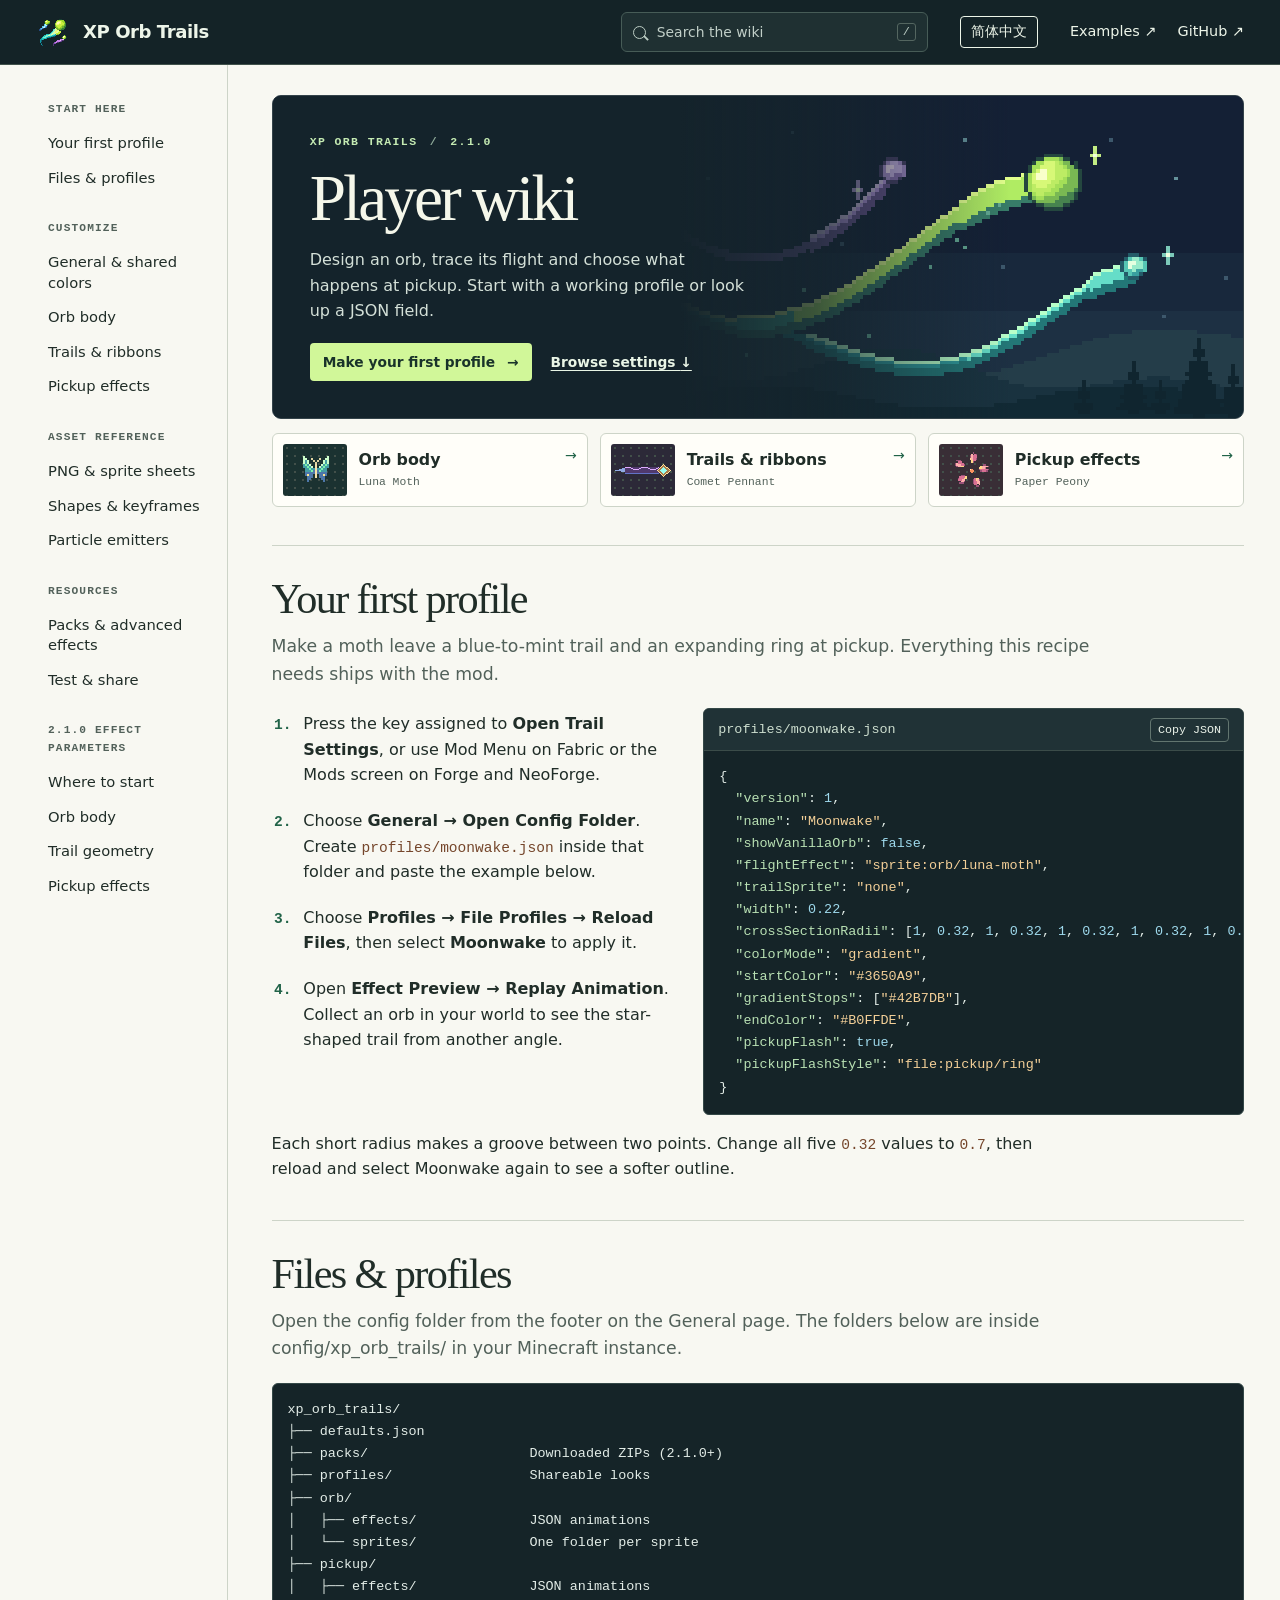
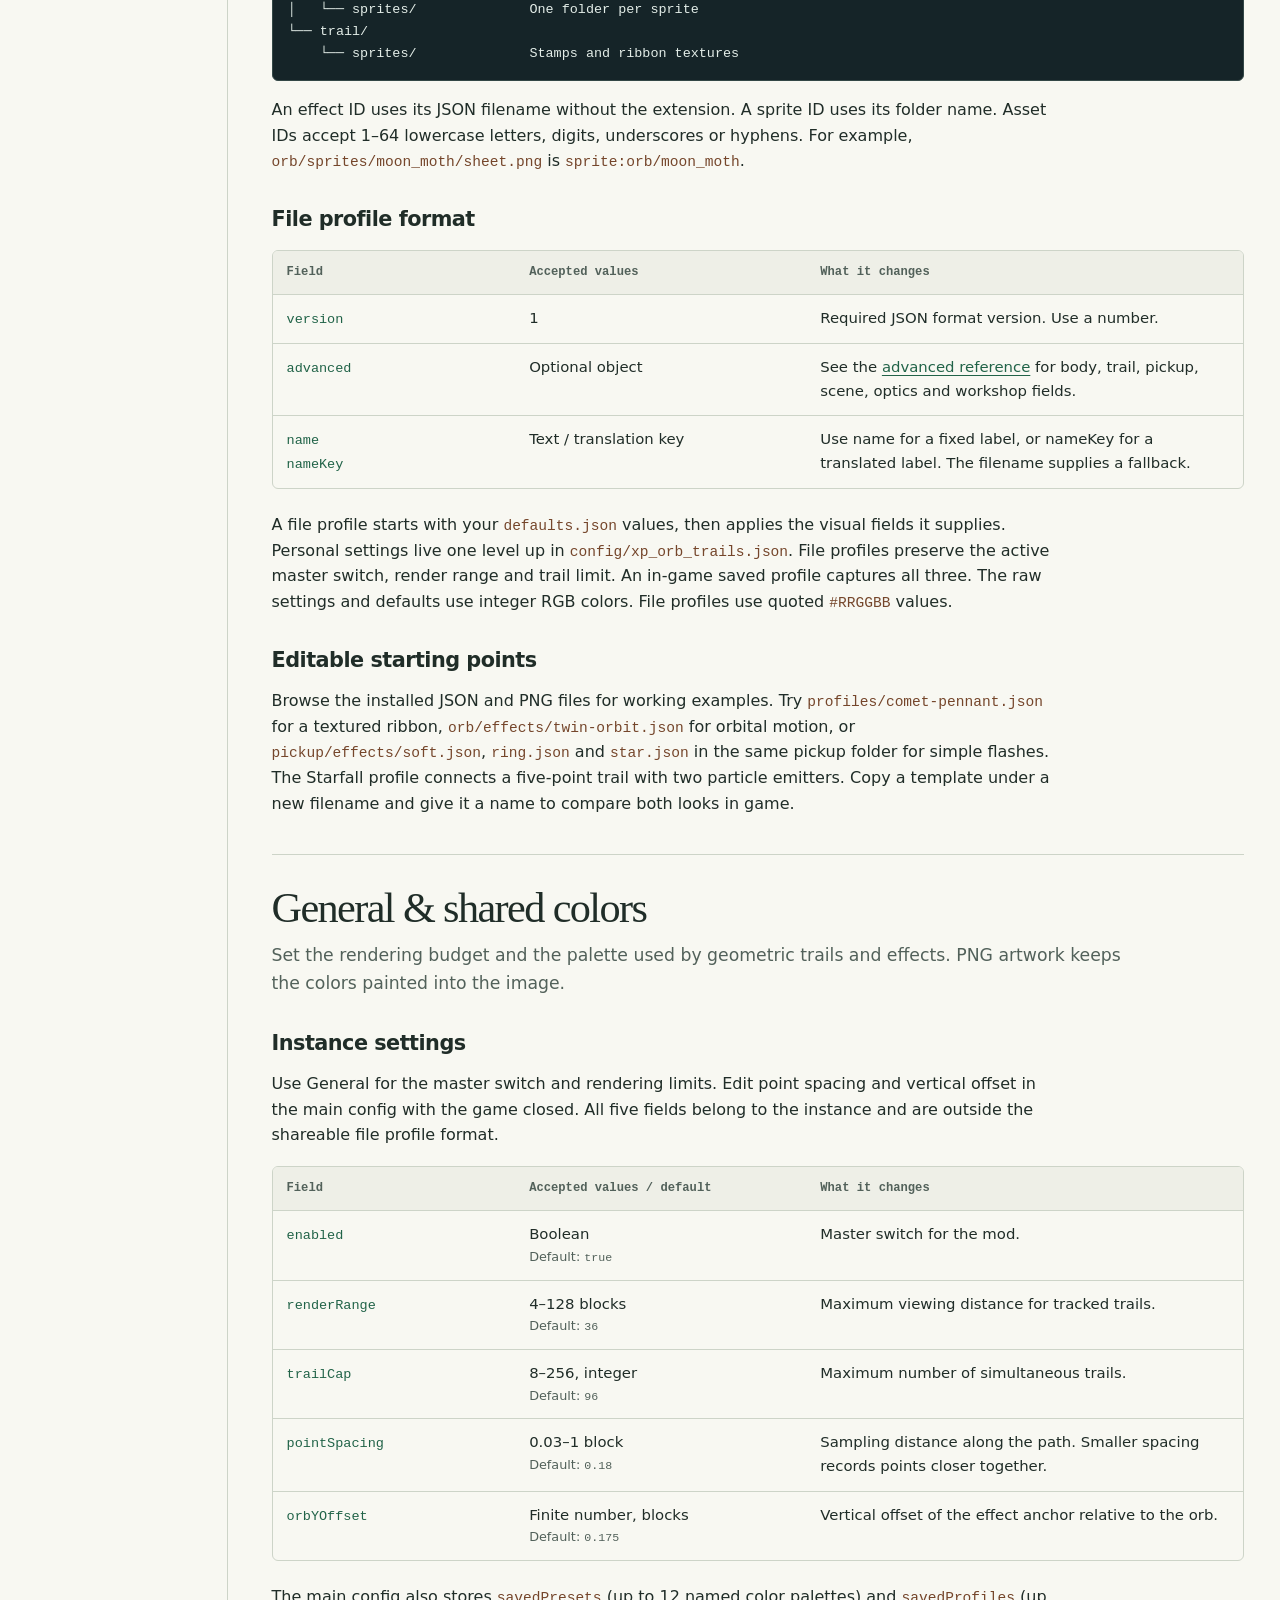
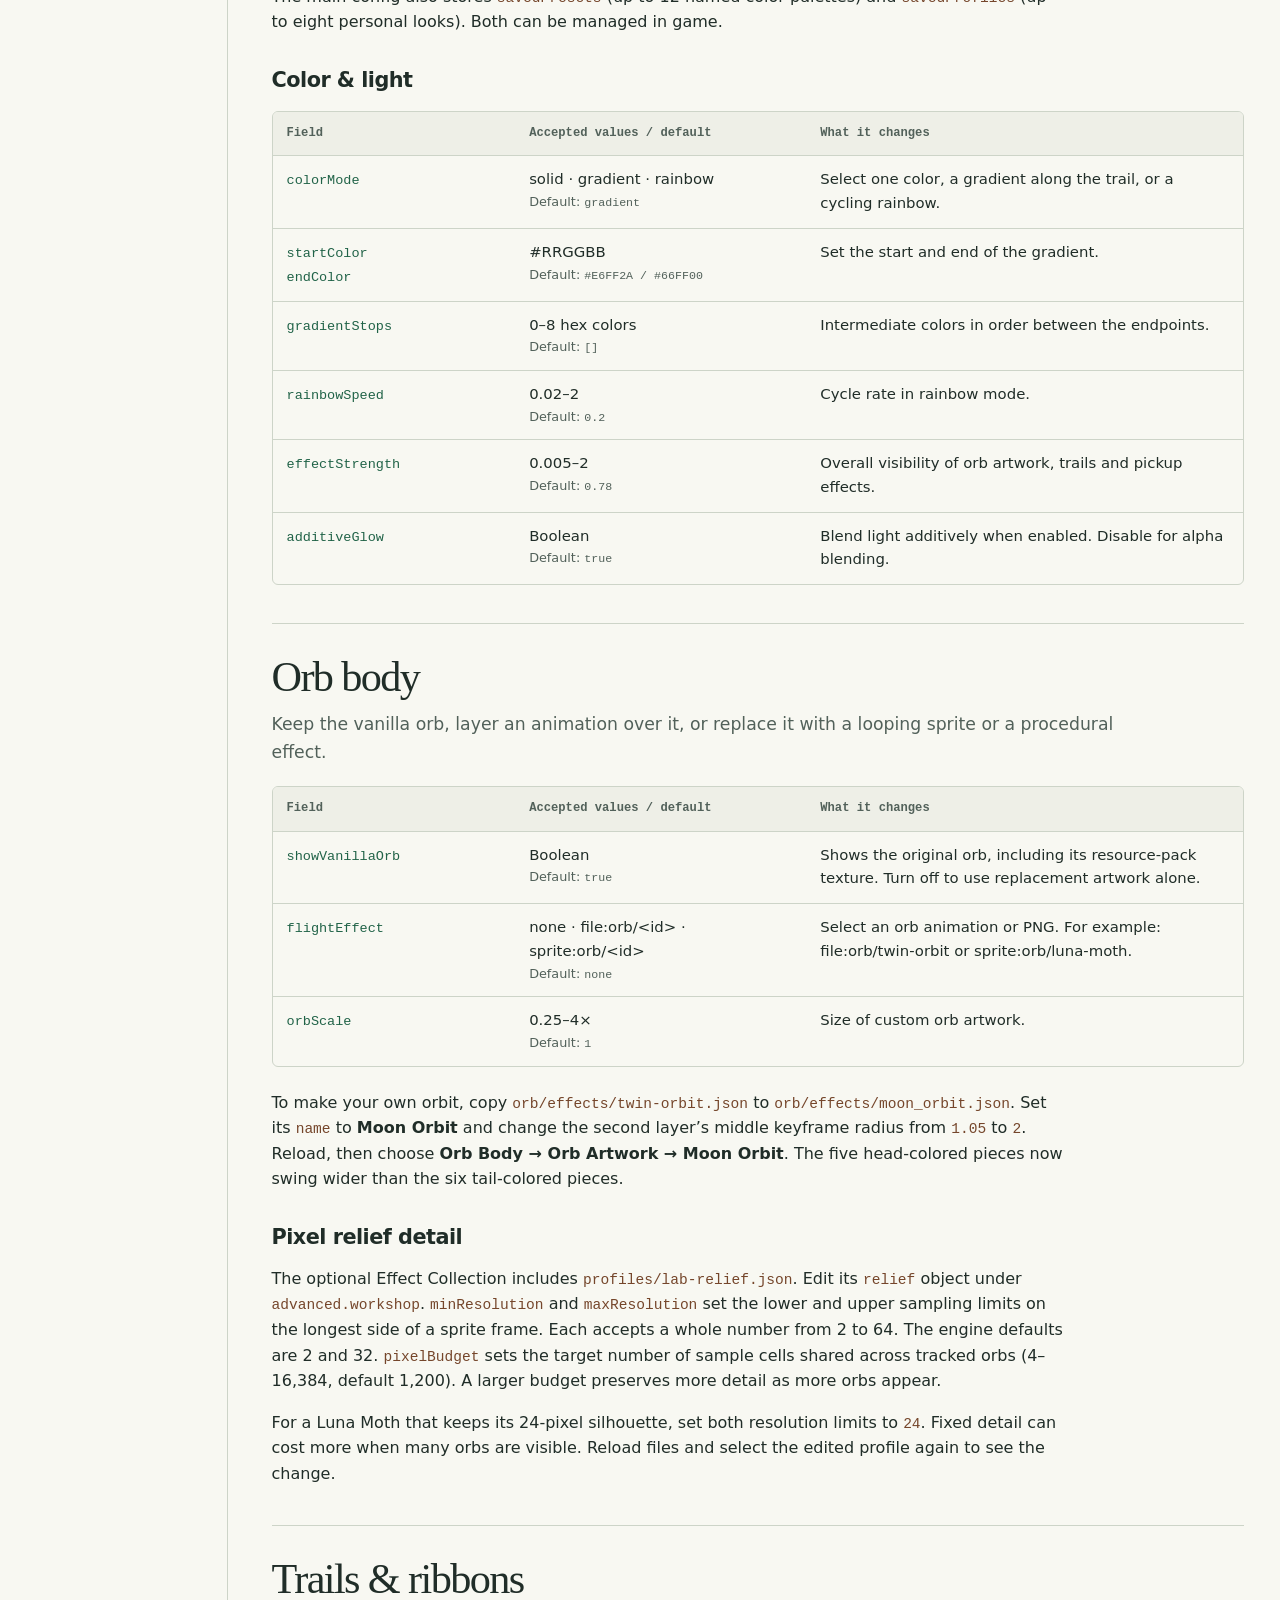
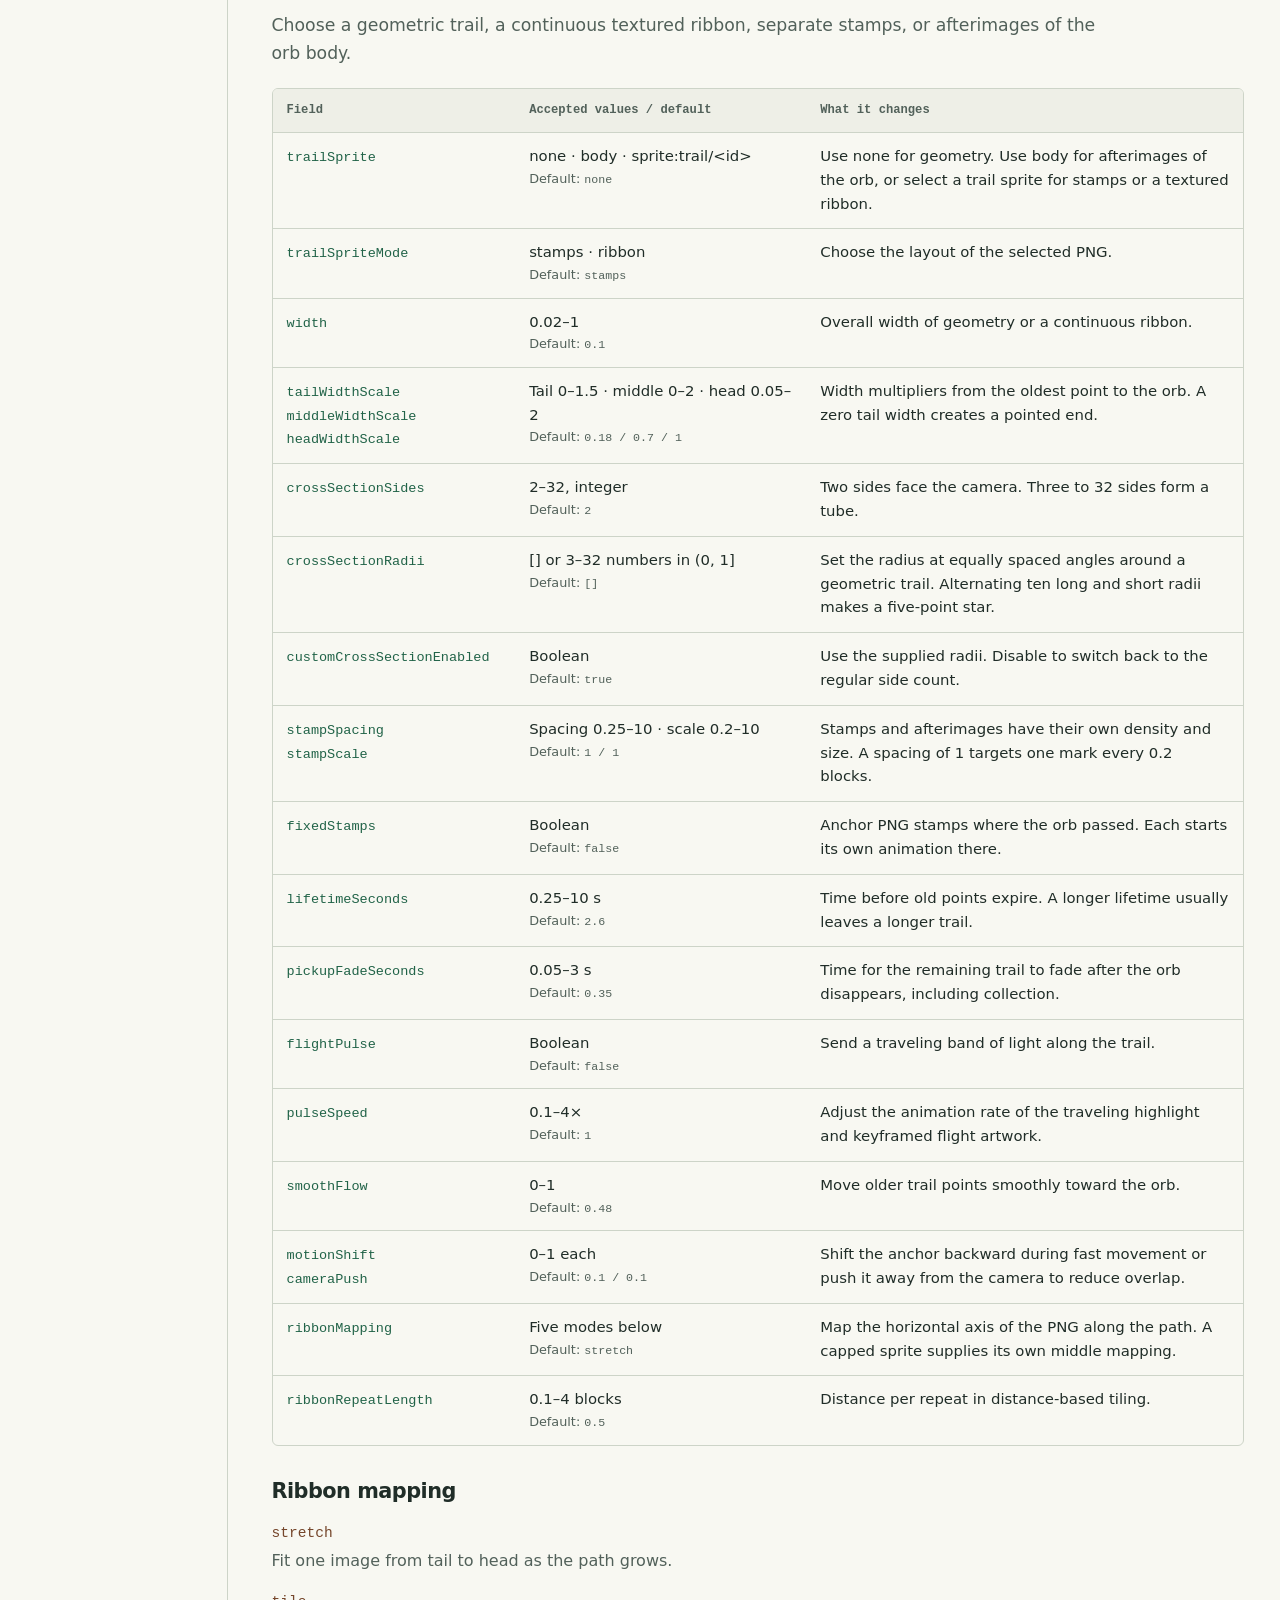
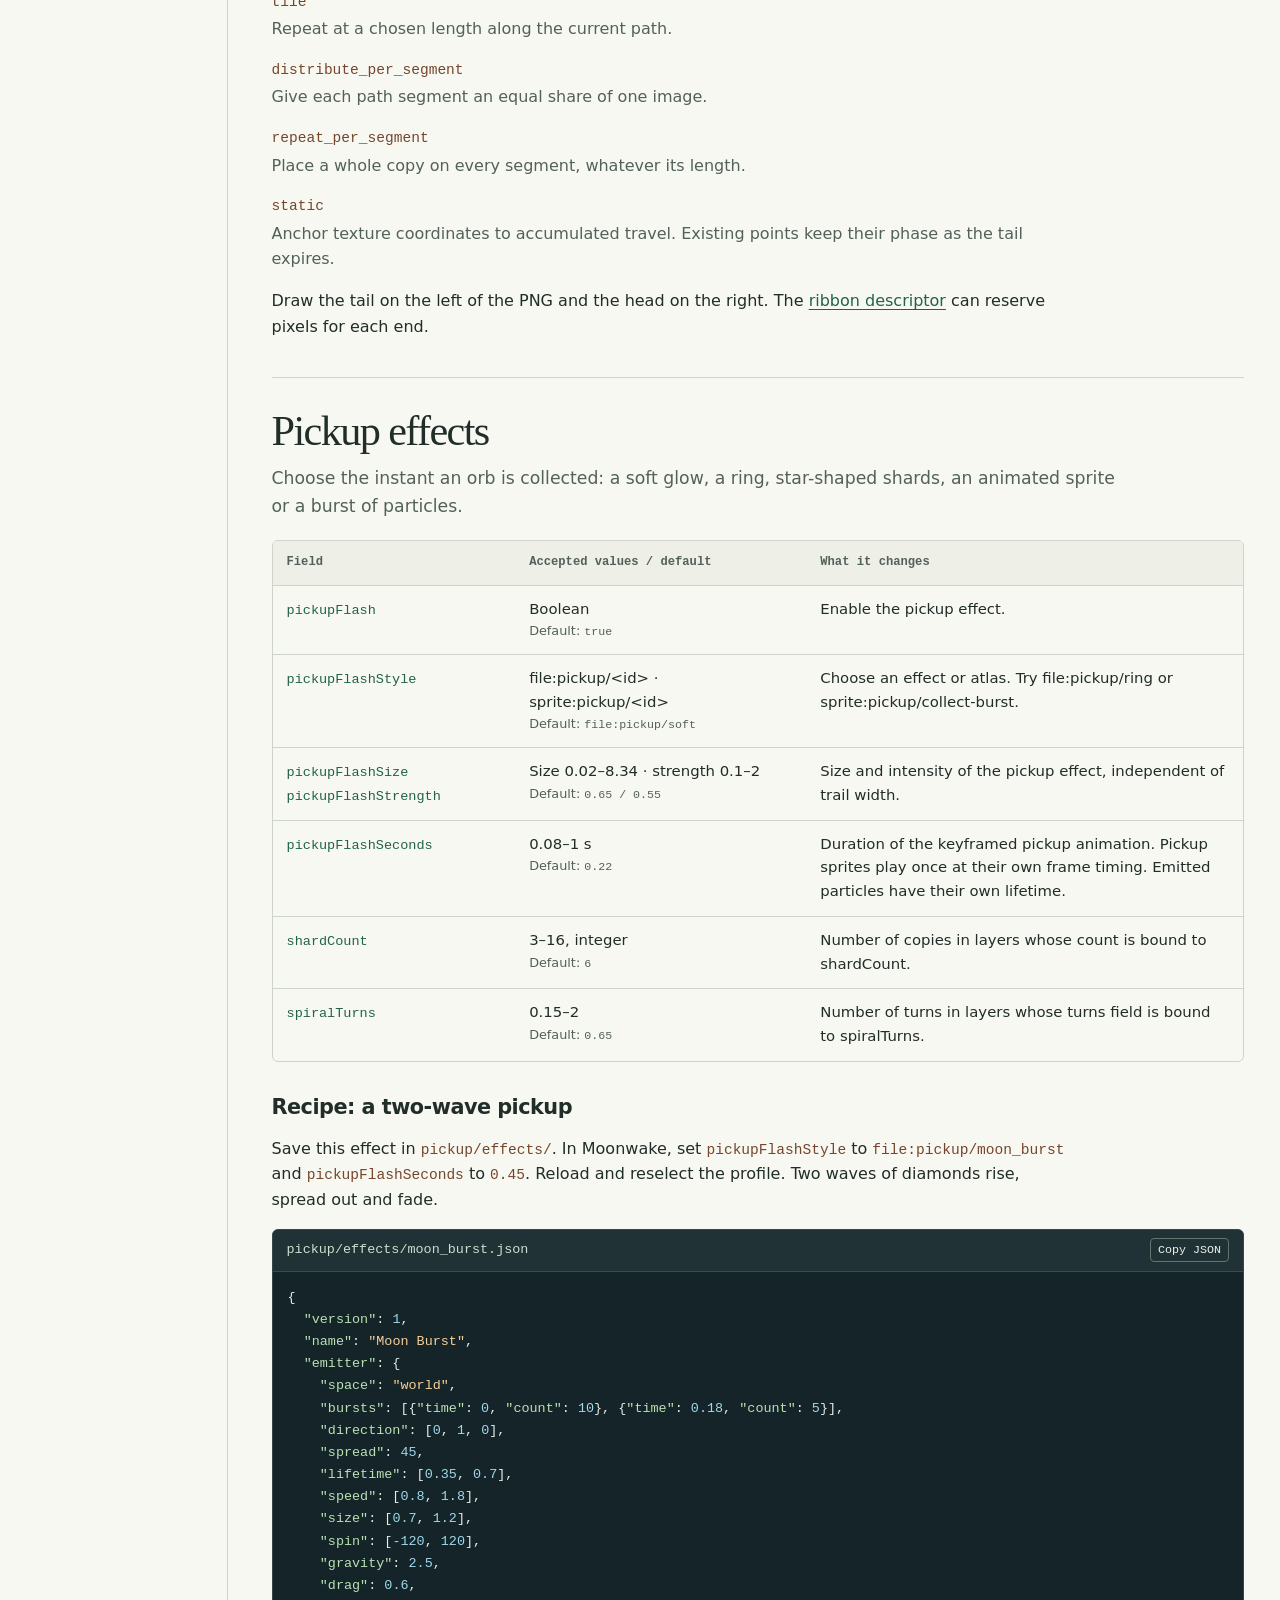
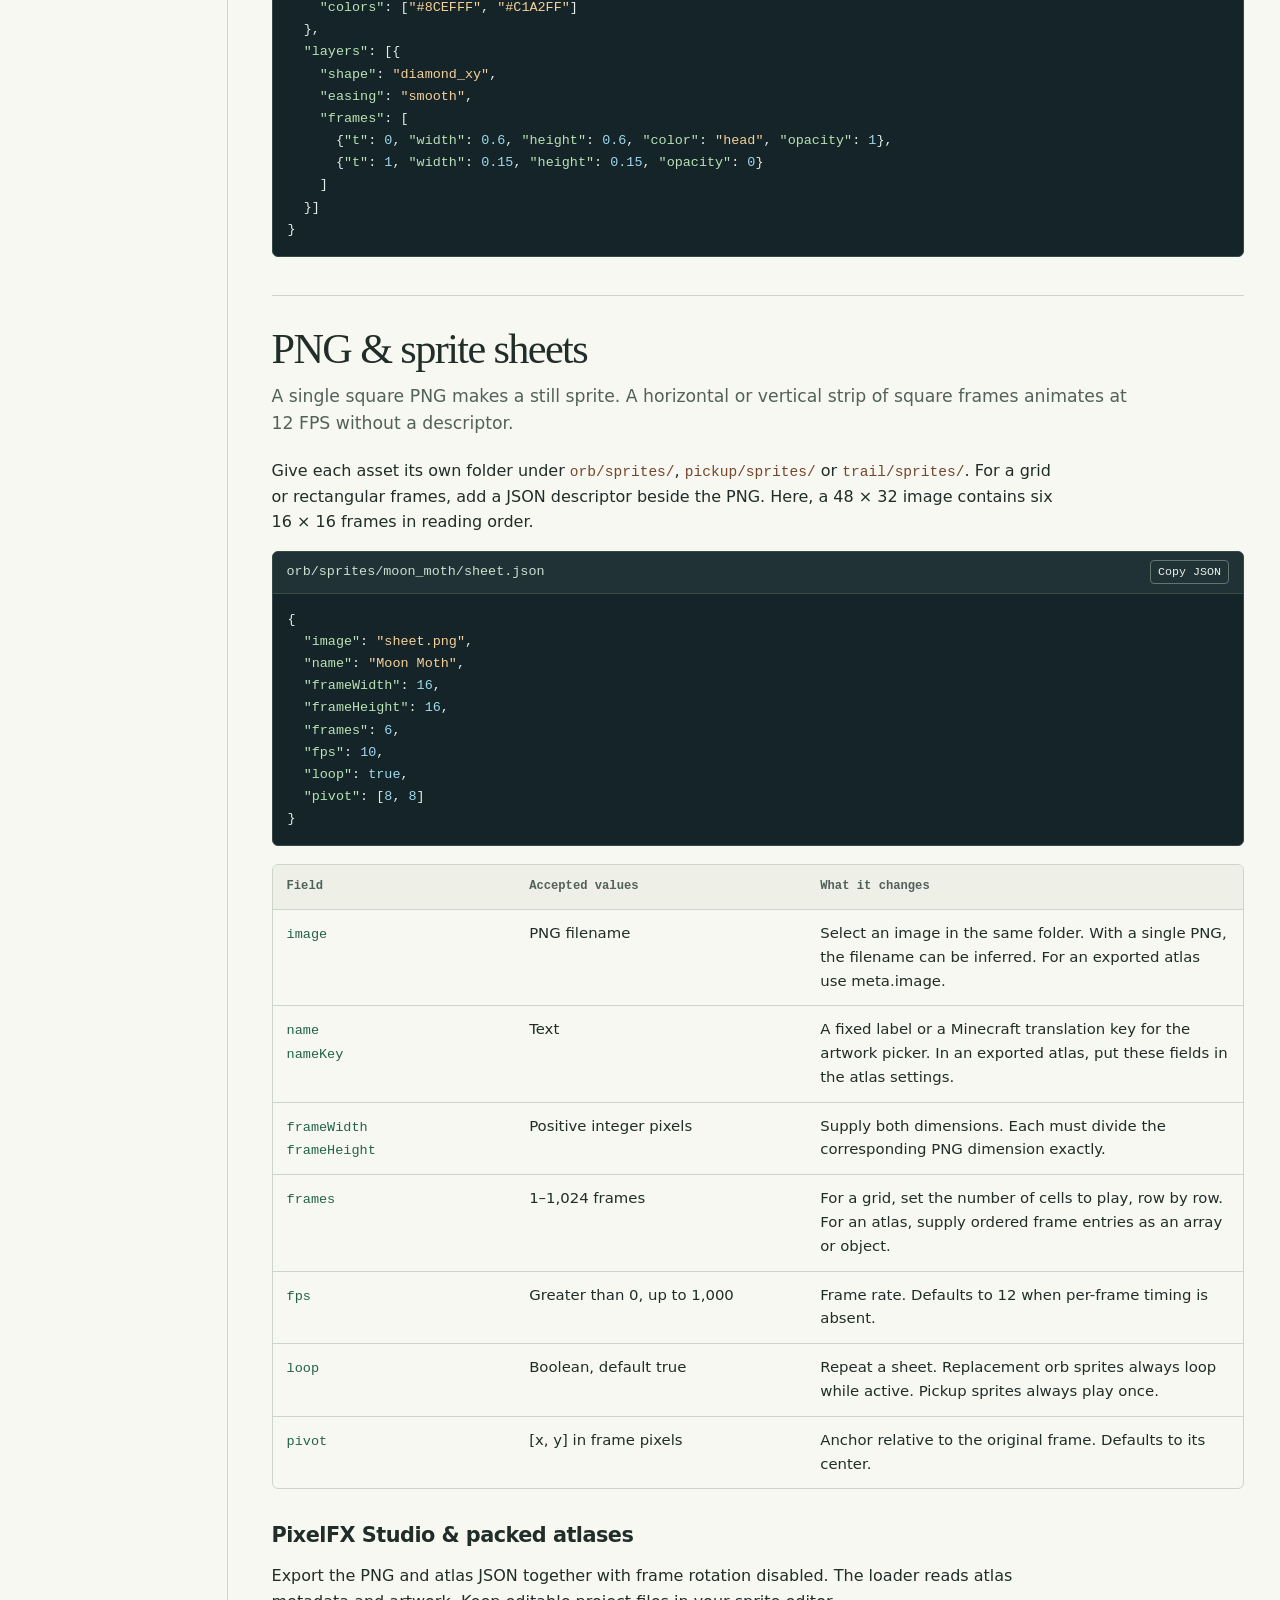
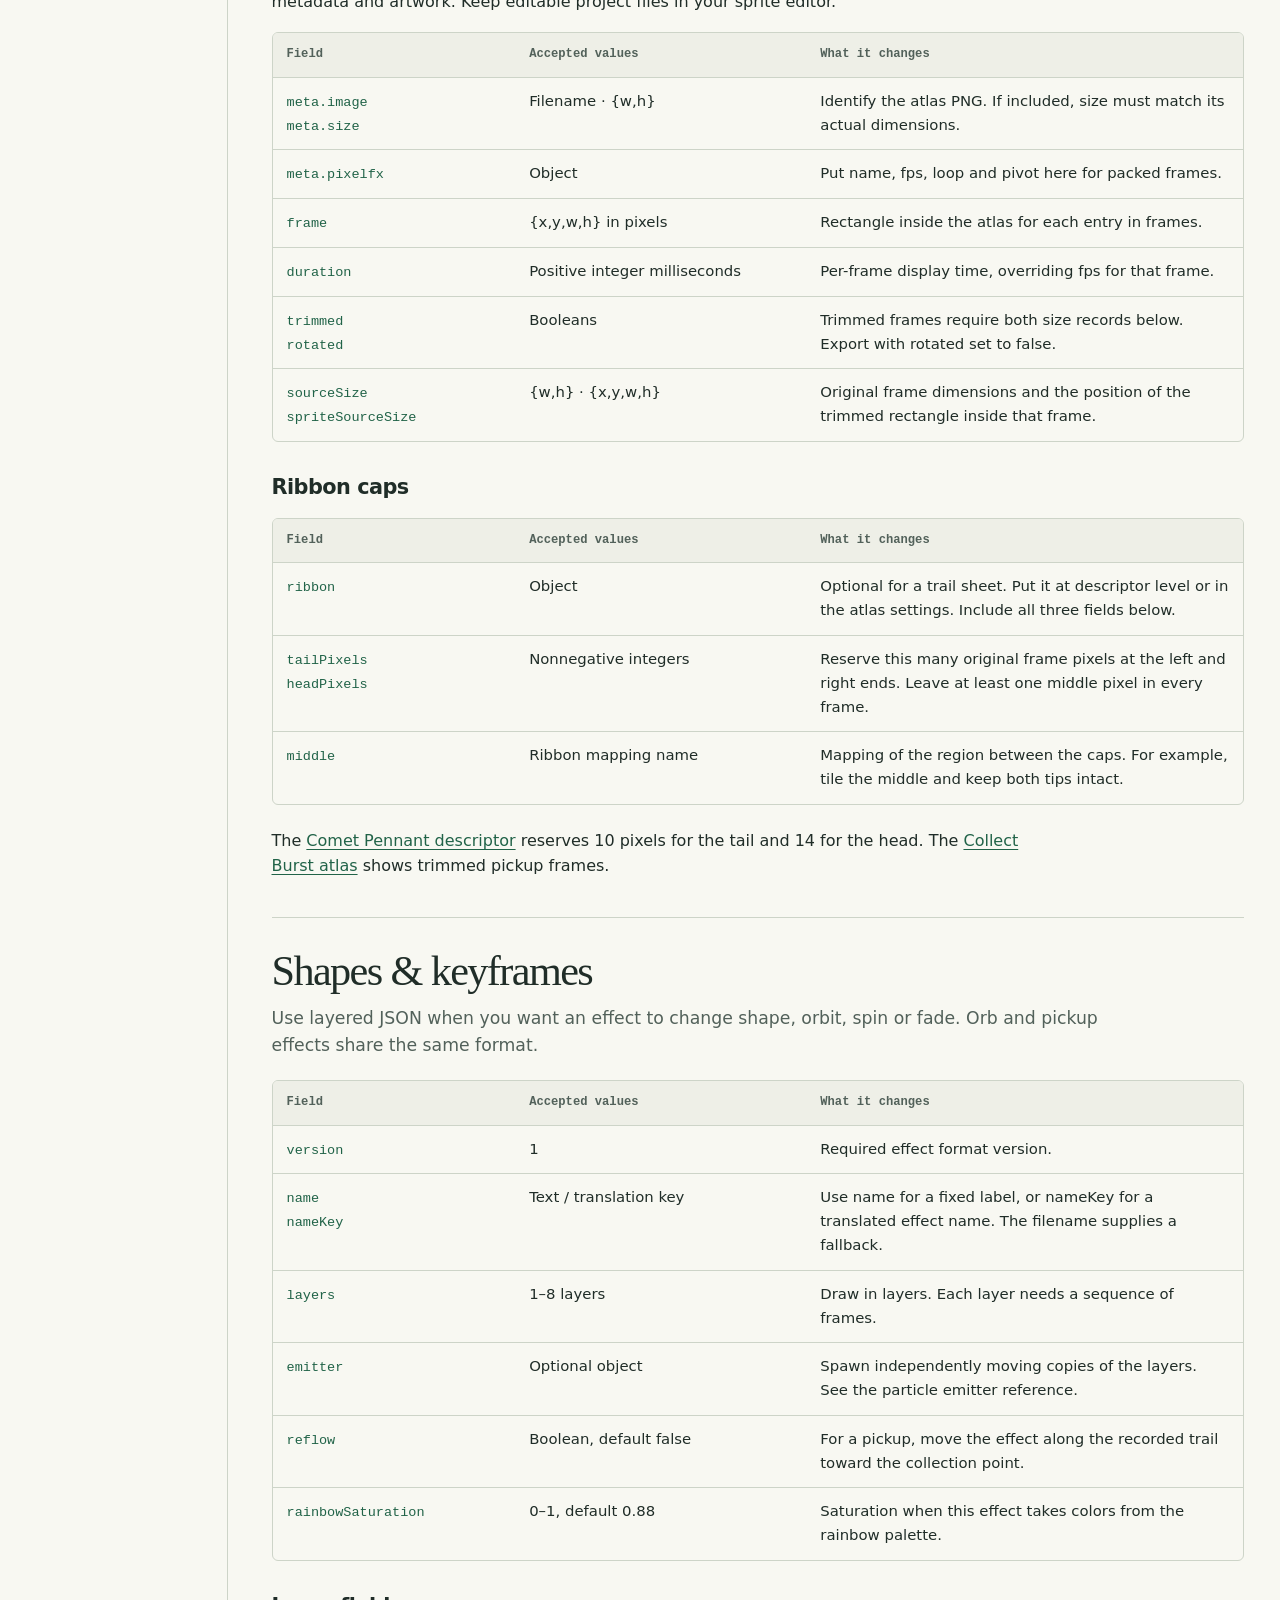
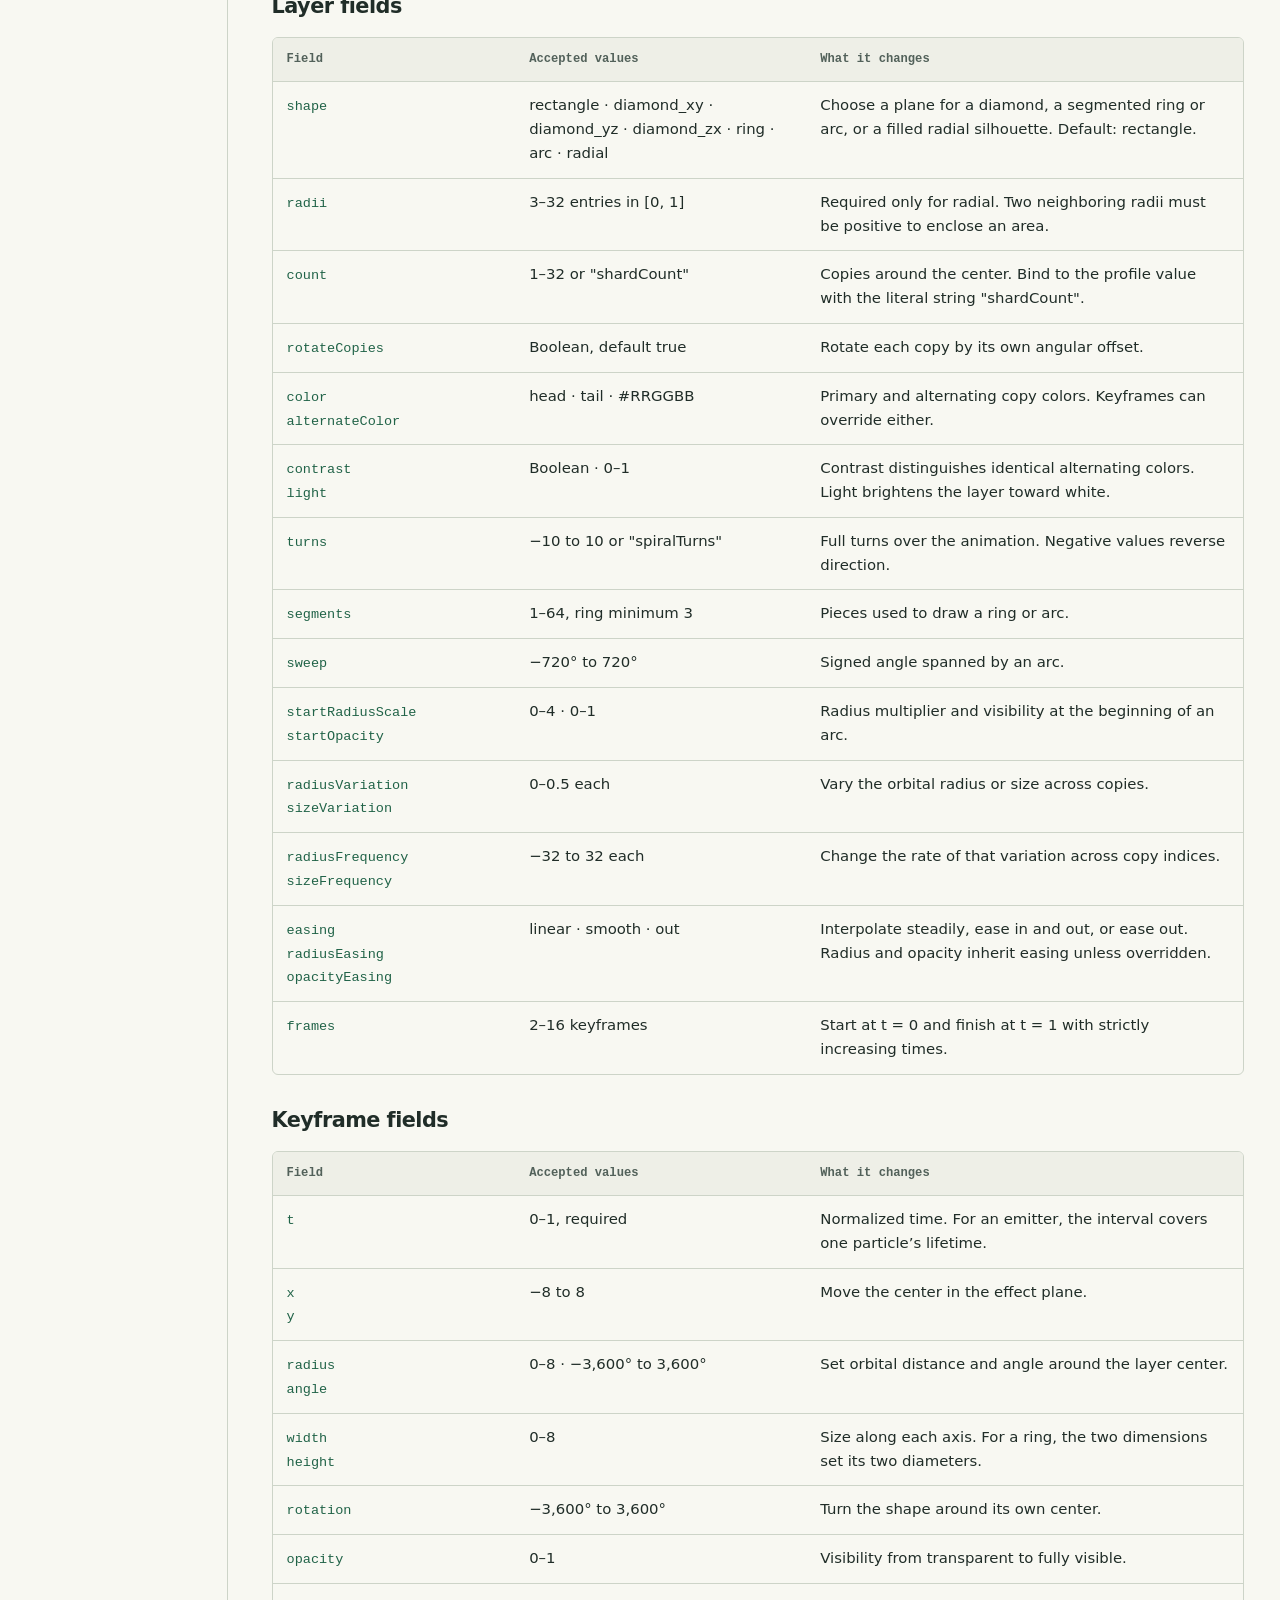
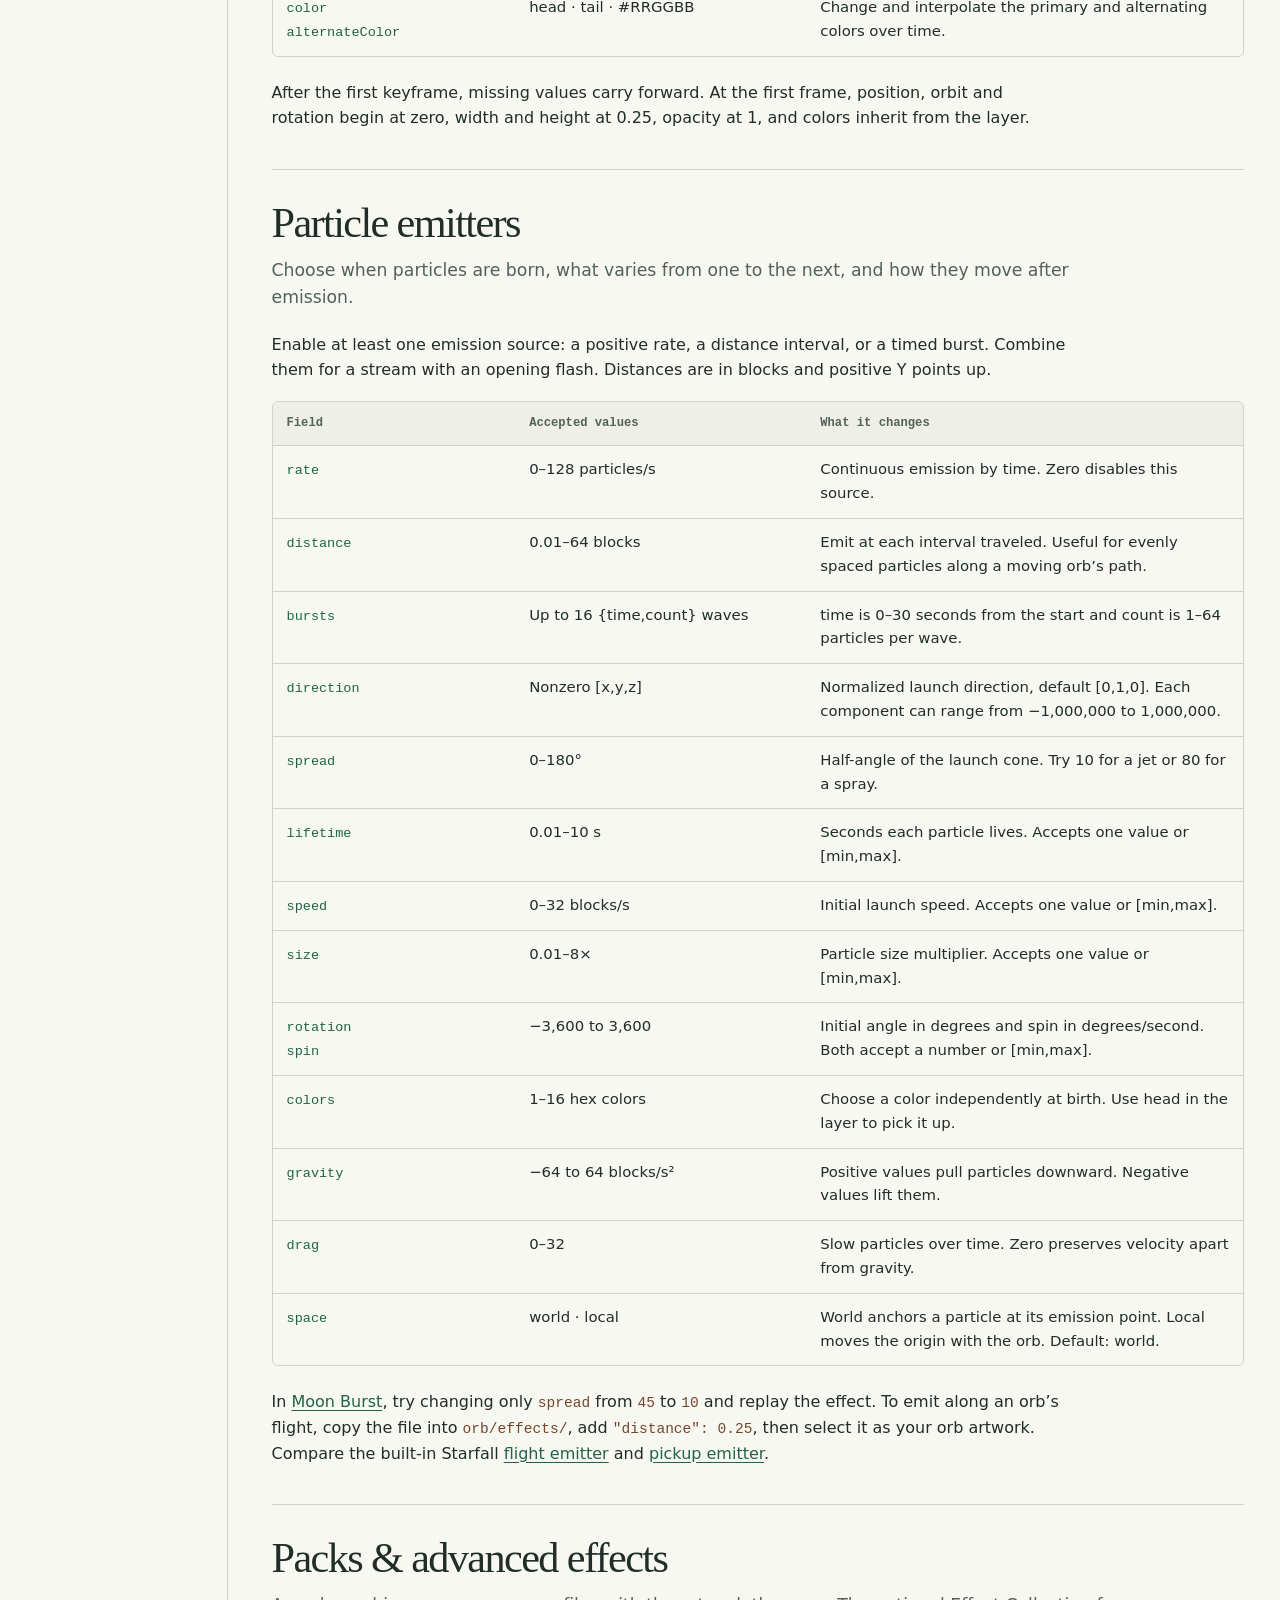
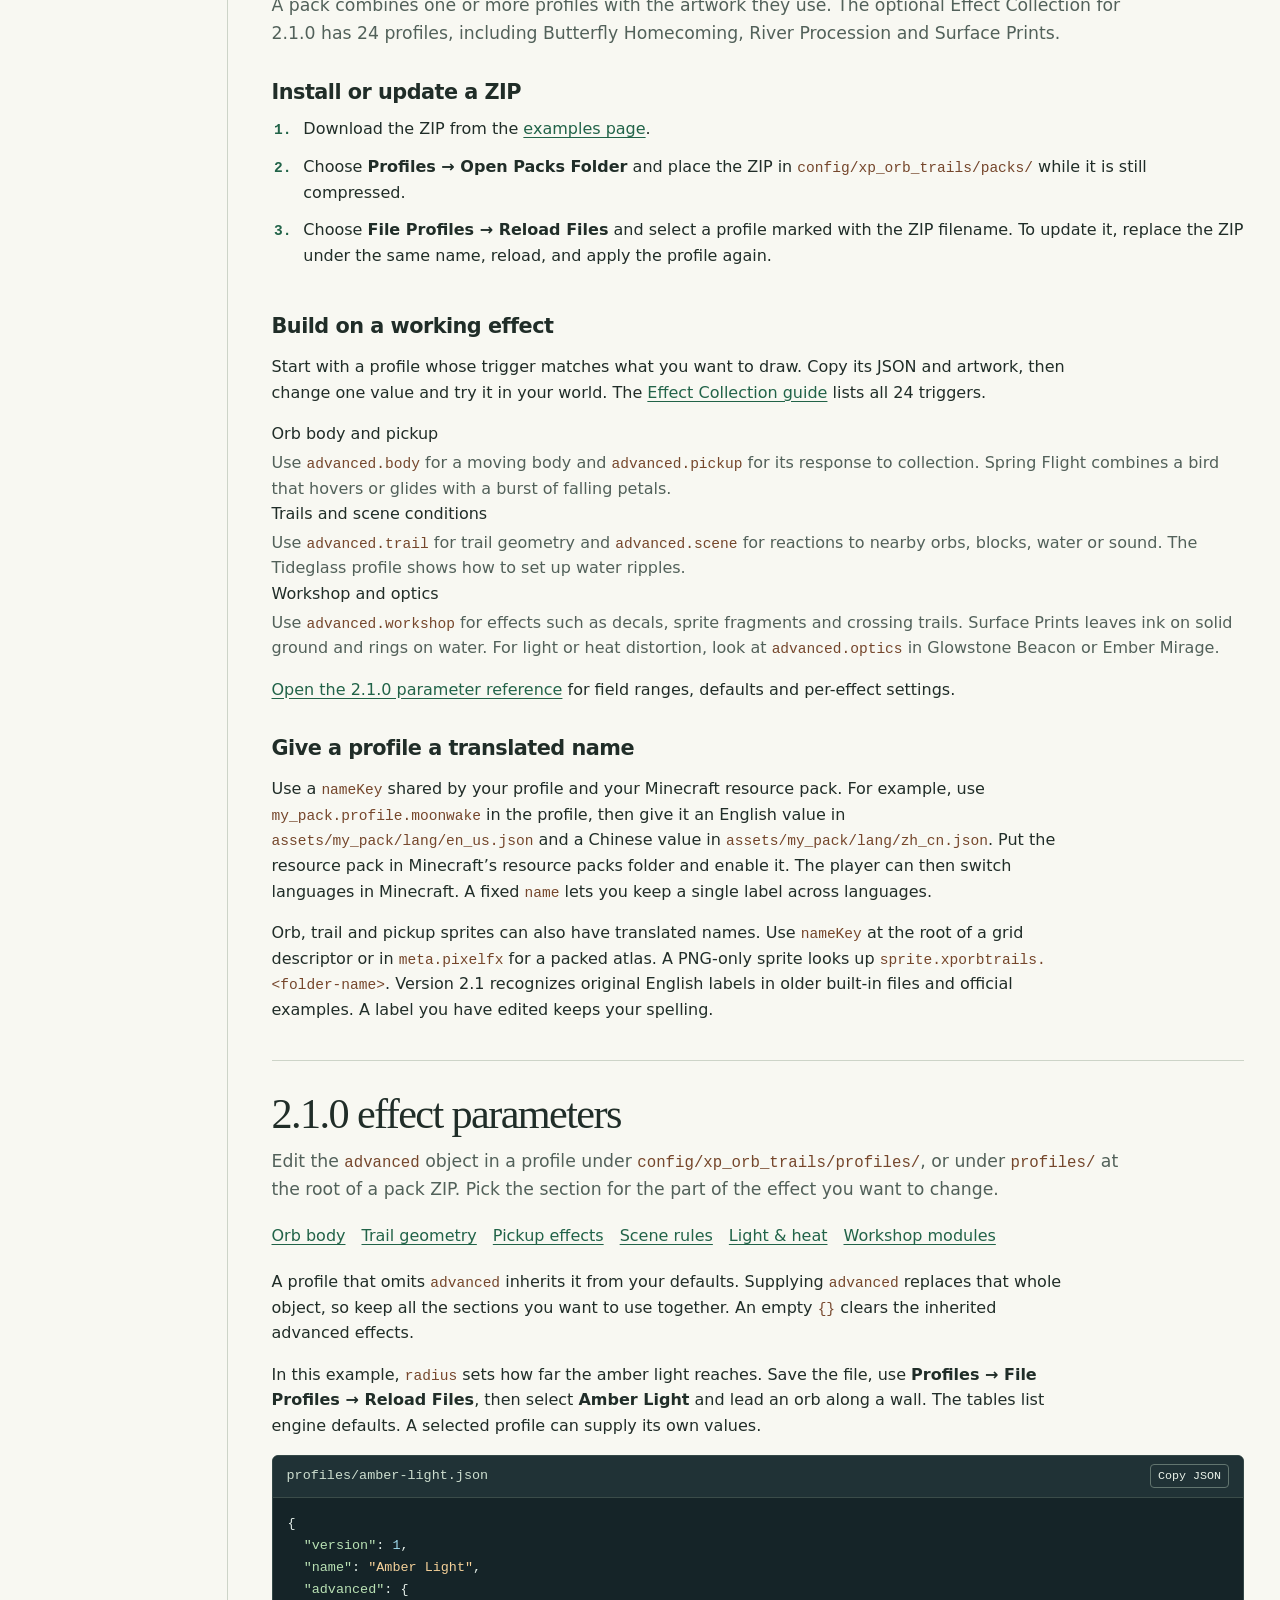
<file: docs/index.html>
<!doctype html>
<html lang="en">
<head>
  <meta charset="utf-8">
  <meta name="viewport" content="width=device-width, initial-scale=1">
  <title>Player Wiki · XP Orb Trails</title>
  <link rel="canonical" href="https://goldeneggovo.github.io/xp_orb_trails/wiki/">
  <script>
    const wiki = new URL(location.protocol === 'file:' ? 'wiki/index.html' : 'wiki/', location.href);
    wiki.search = location.search;
    wiki.hash = location.hash;
    location.replace(wiki);
  </script>
  <noscript><meta http-equiv="refresh" content="0; url=wiki/index.html"></noscript>
</head>
<body>
  <p><a href="wiki/index.html">Open the XP Orb Trails player wiki</a></p>
</body>
</html>
</file>
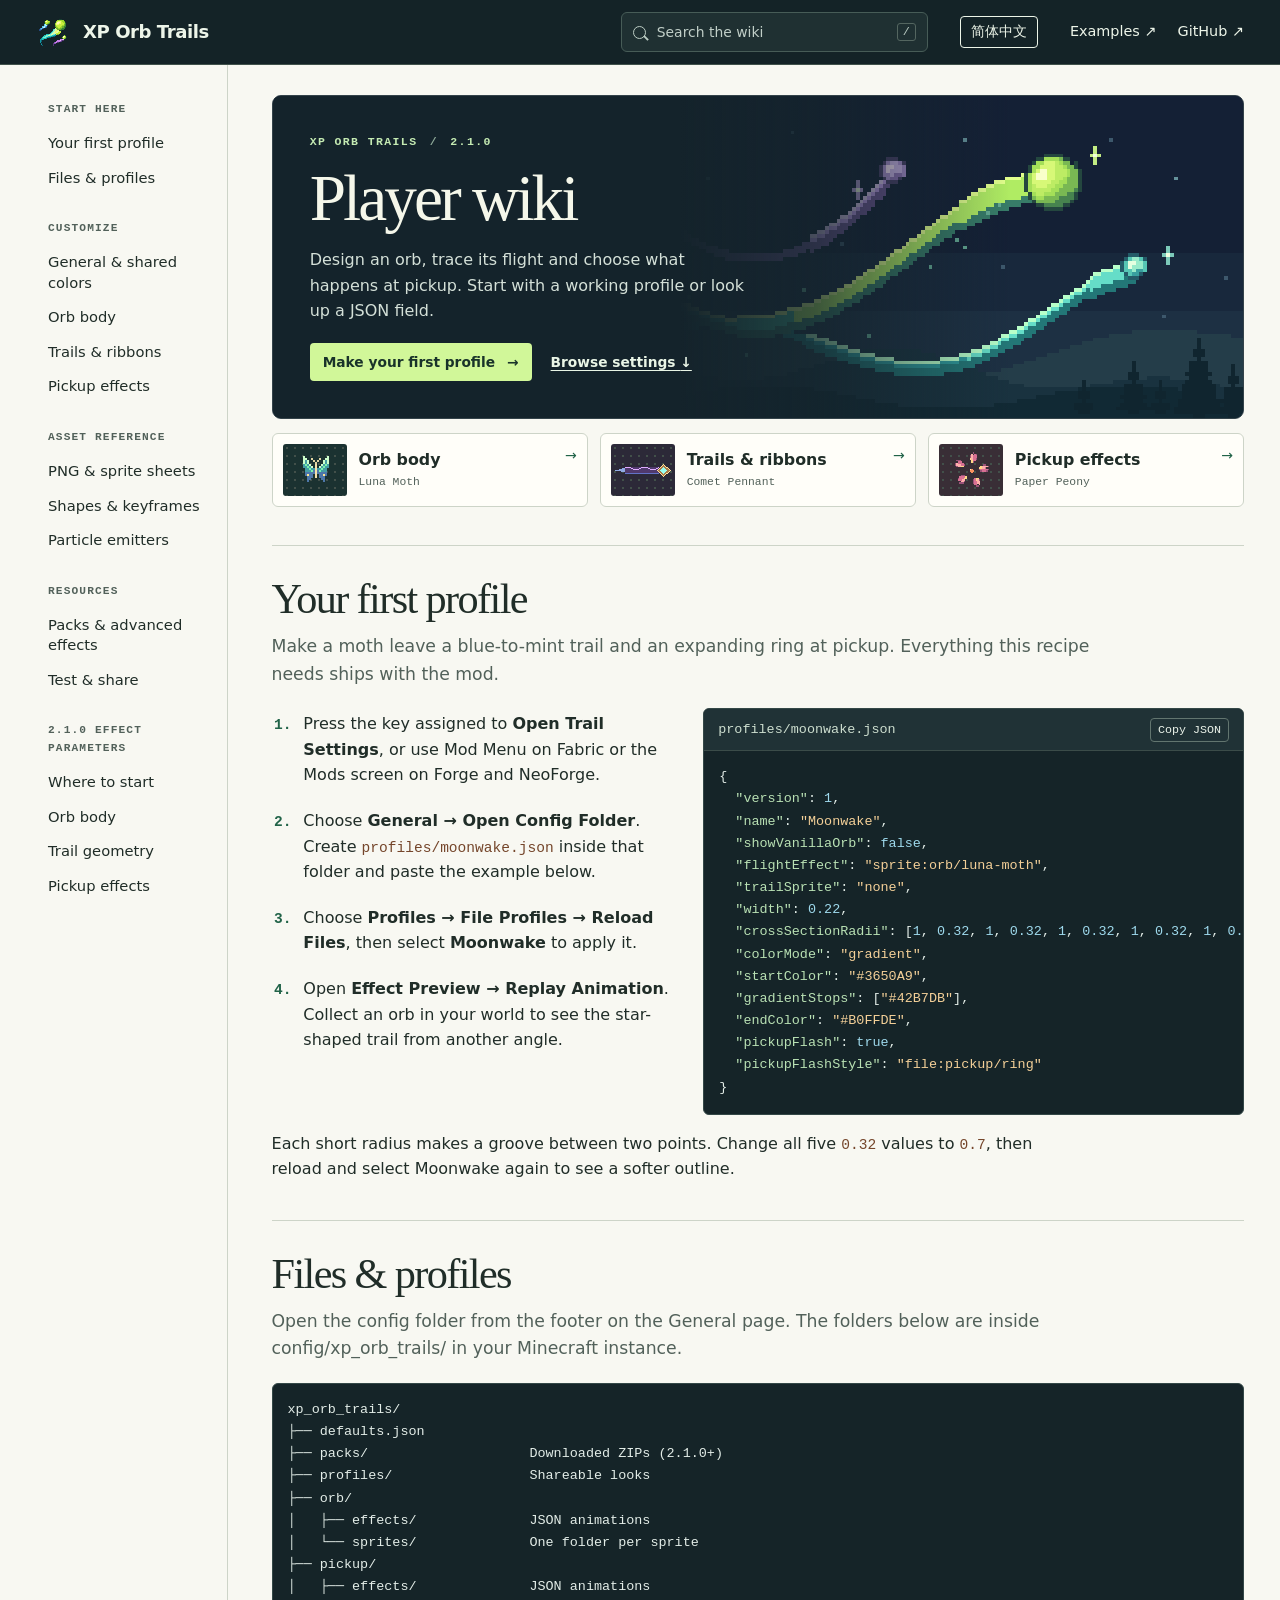
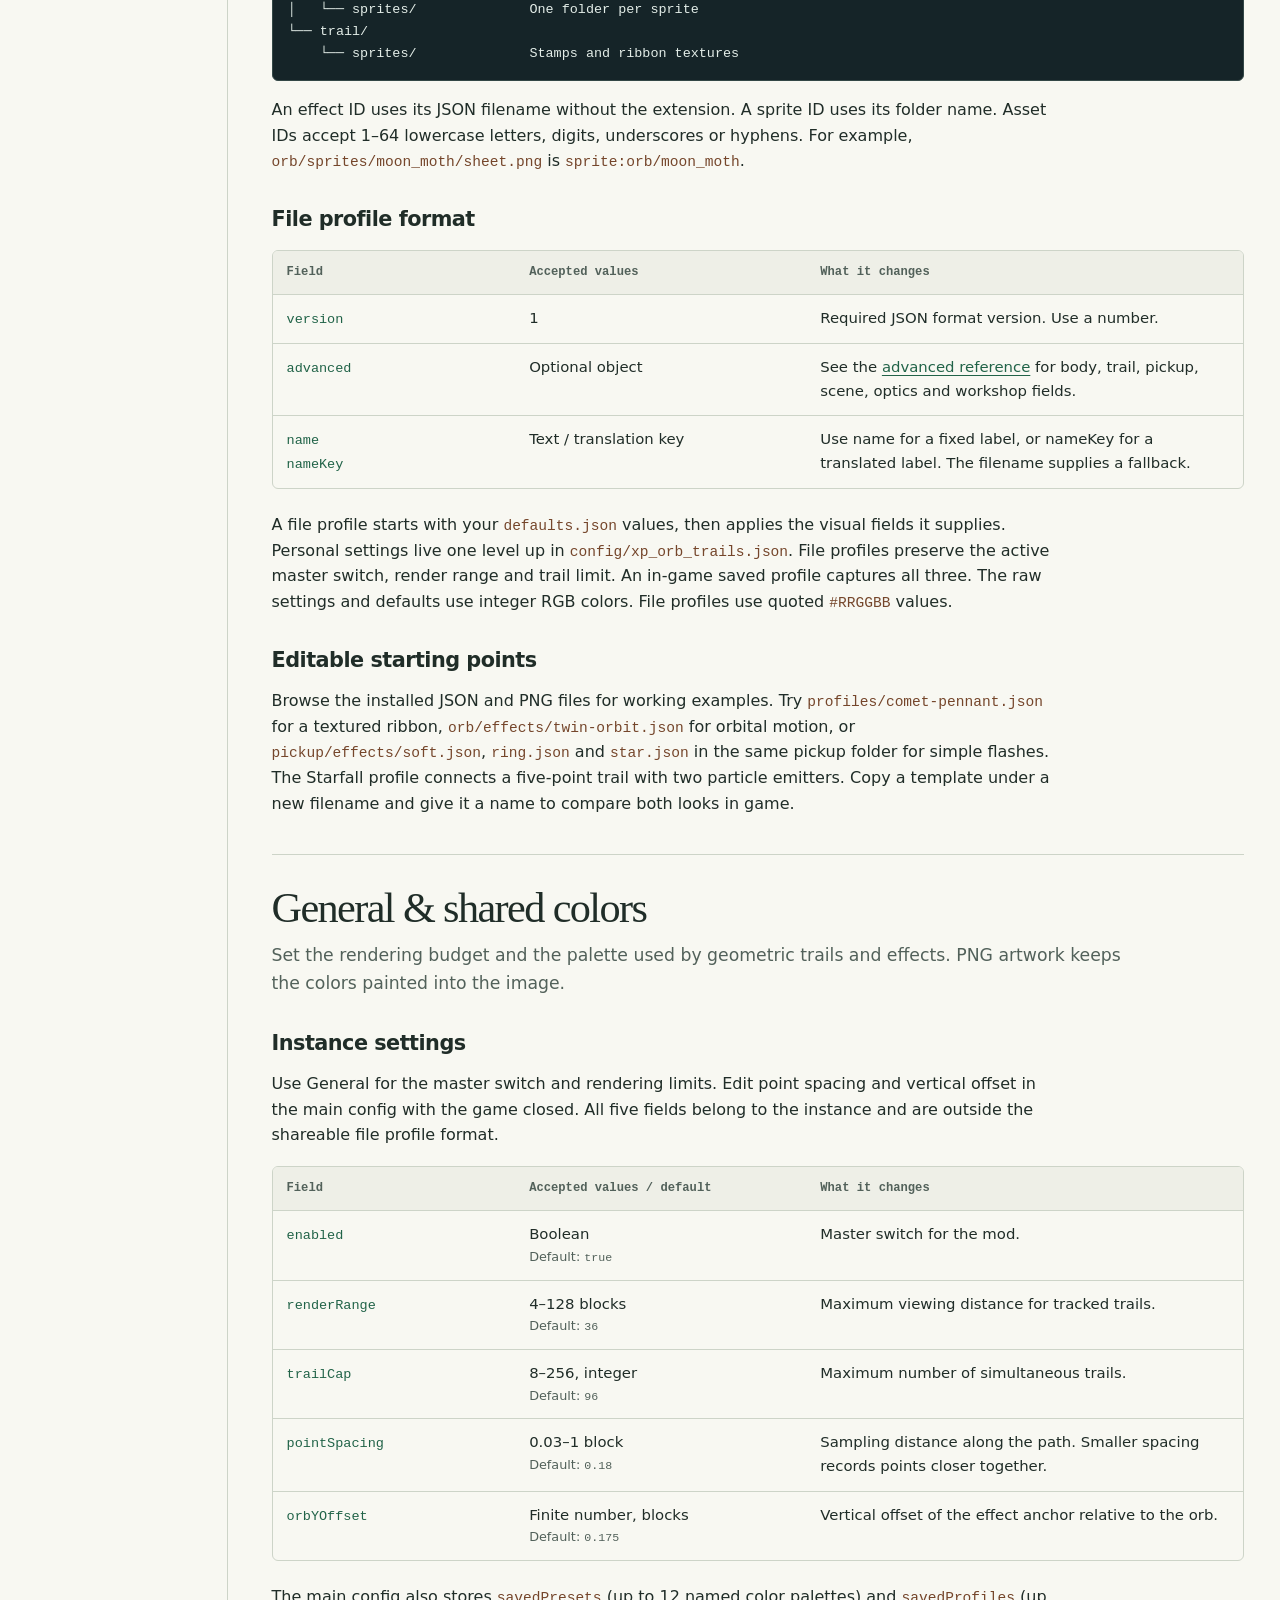
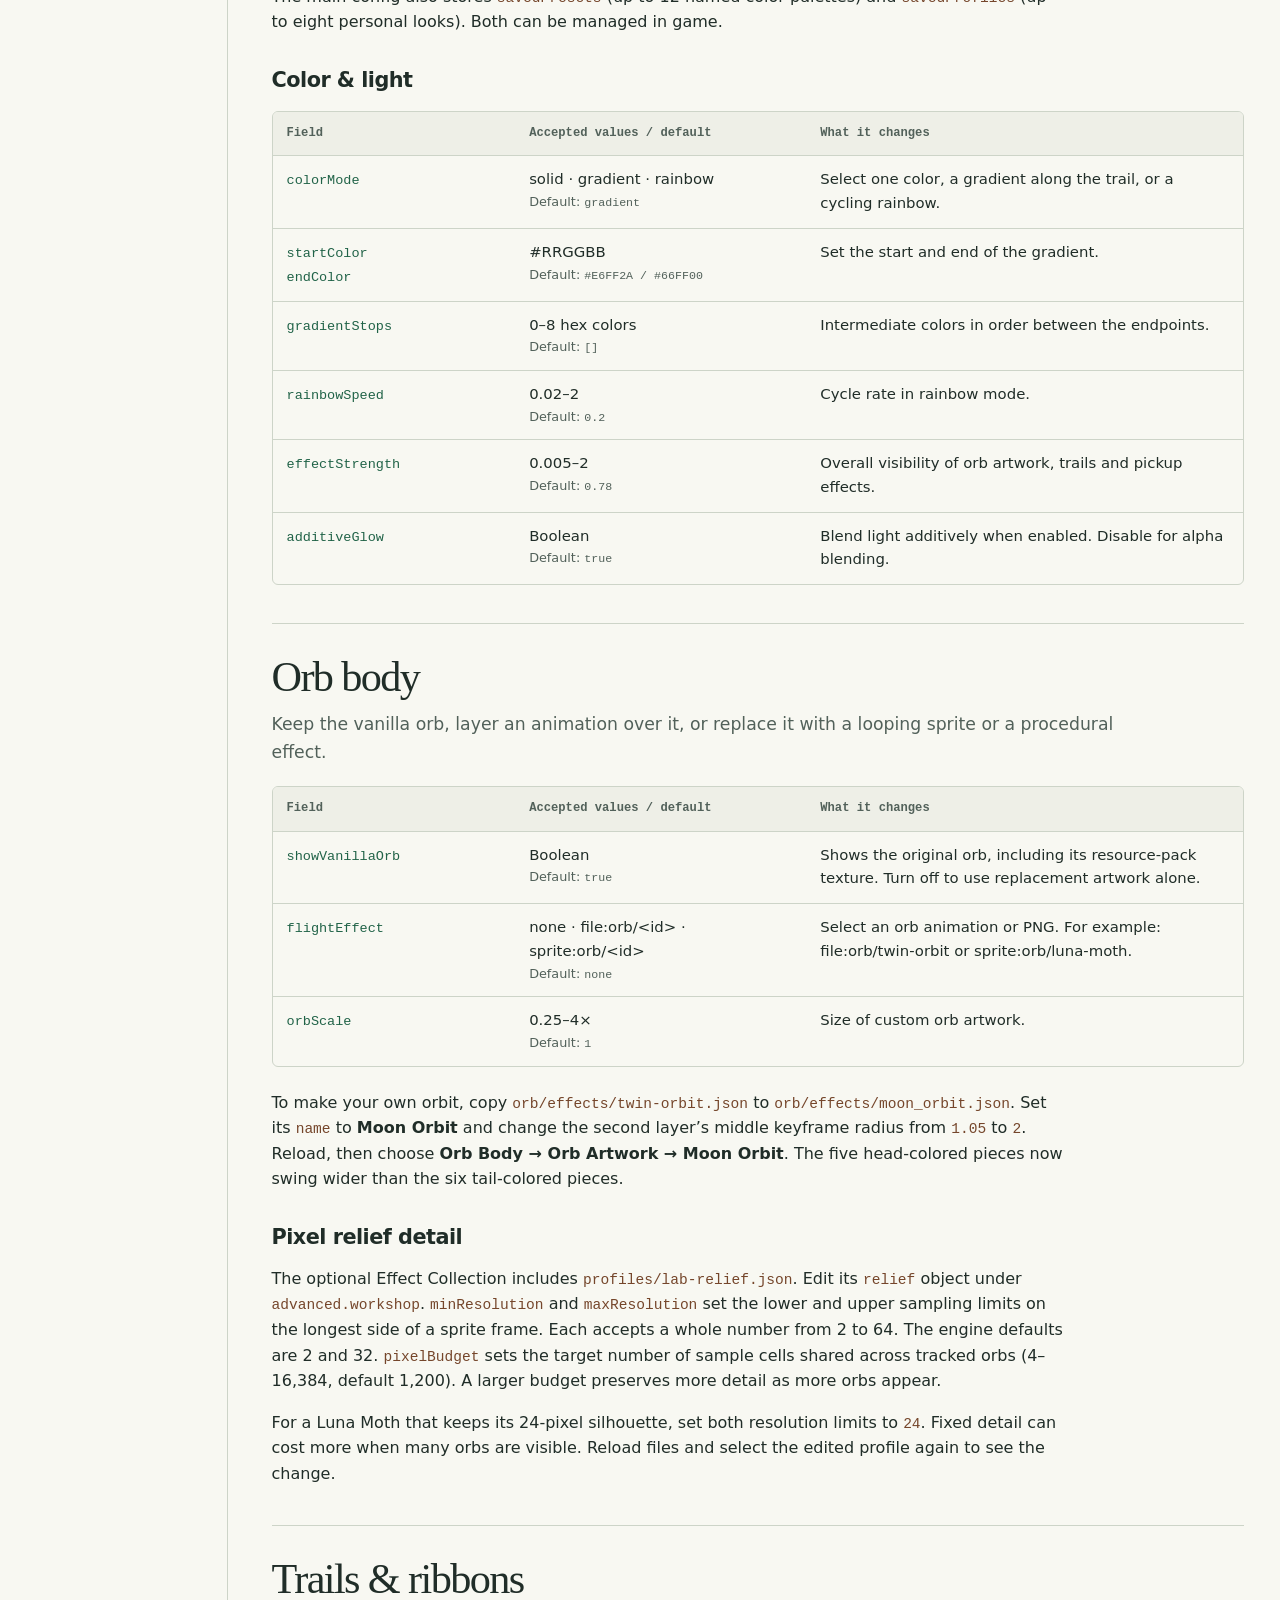
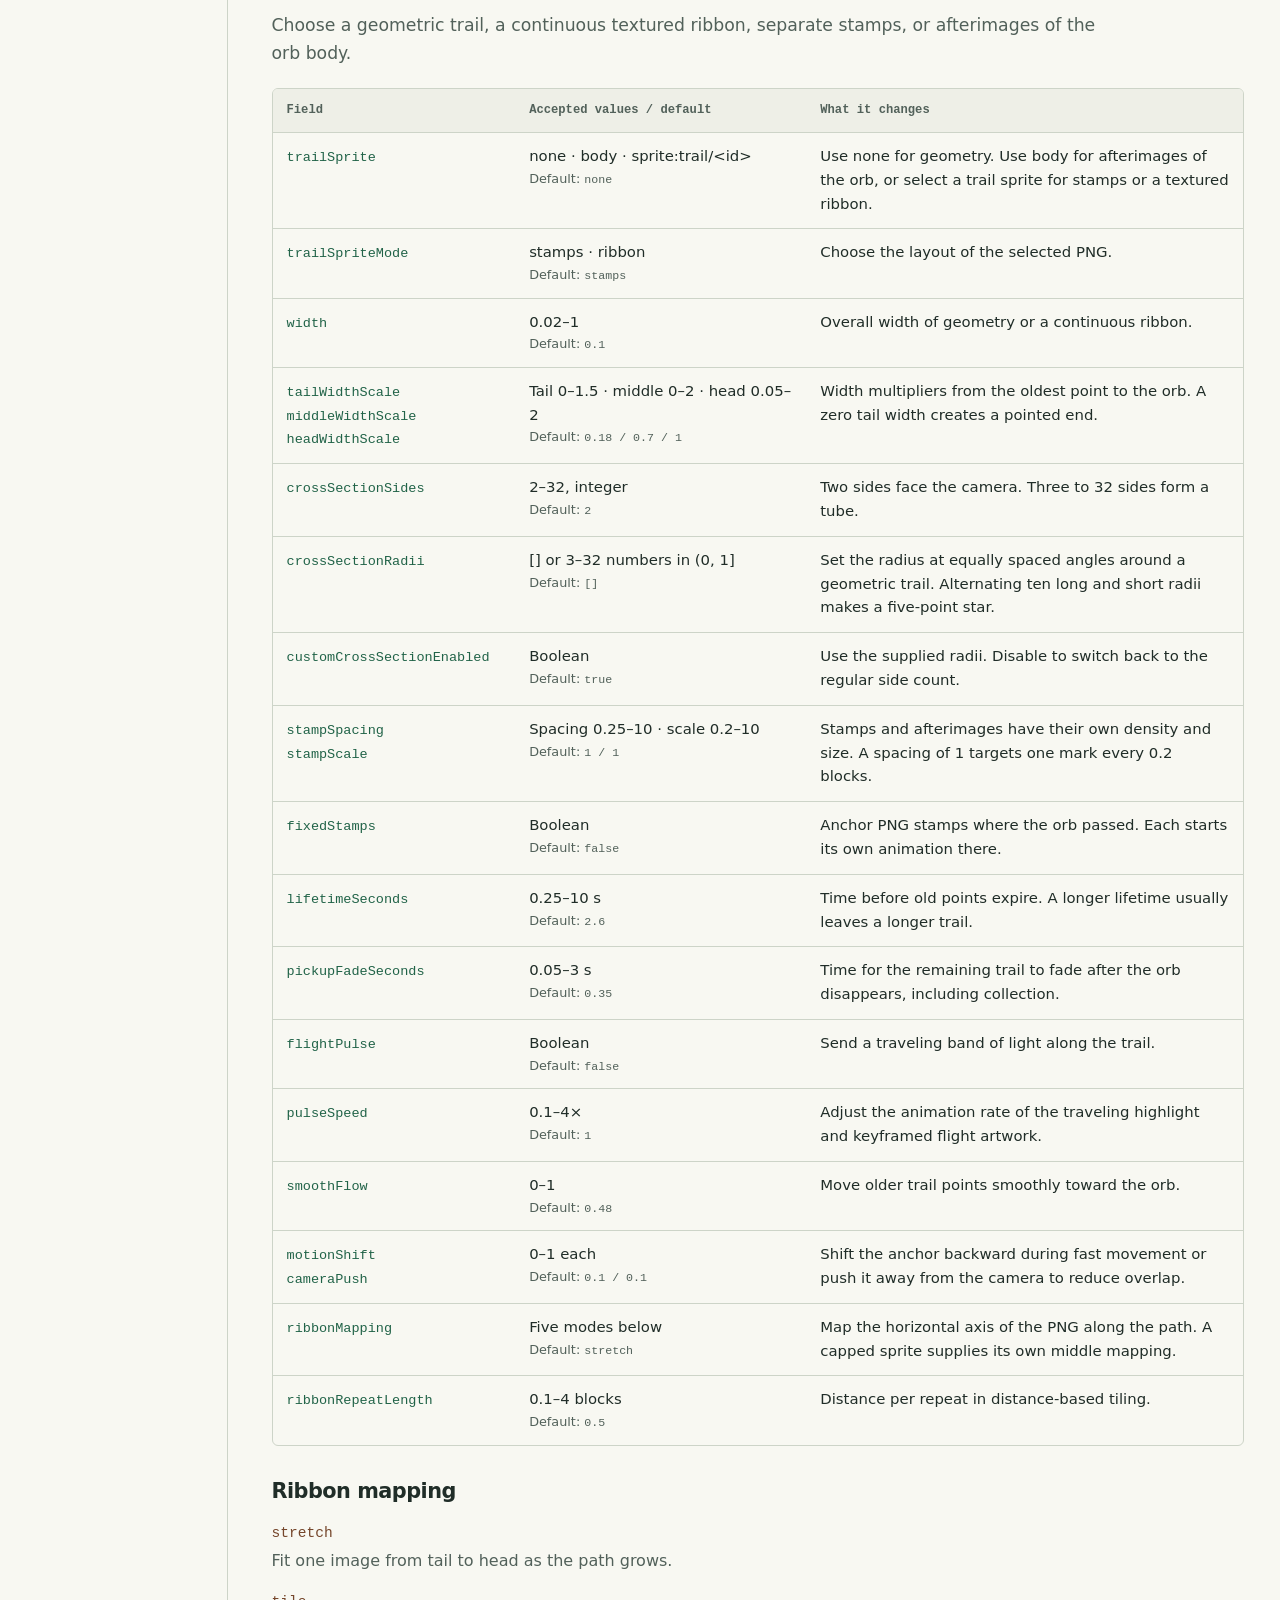
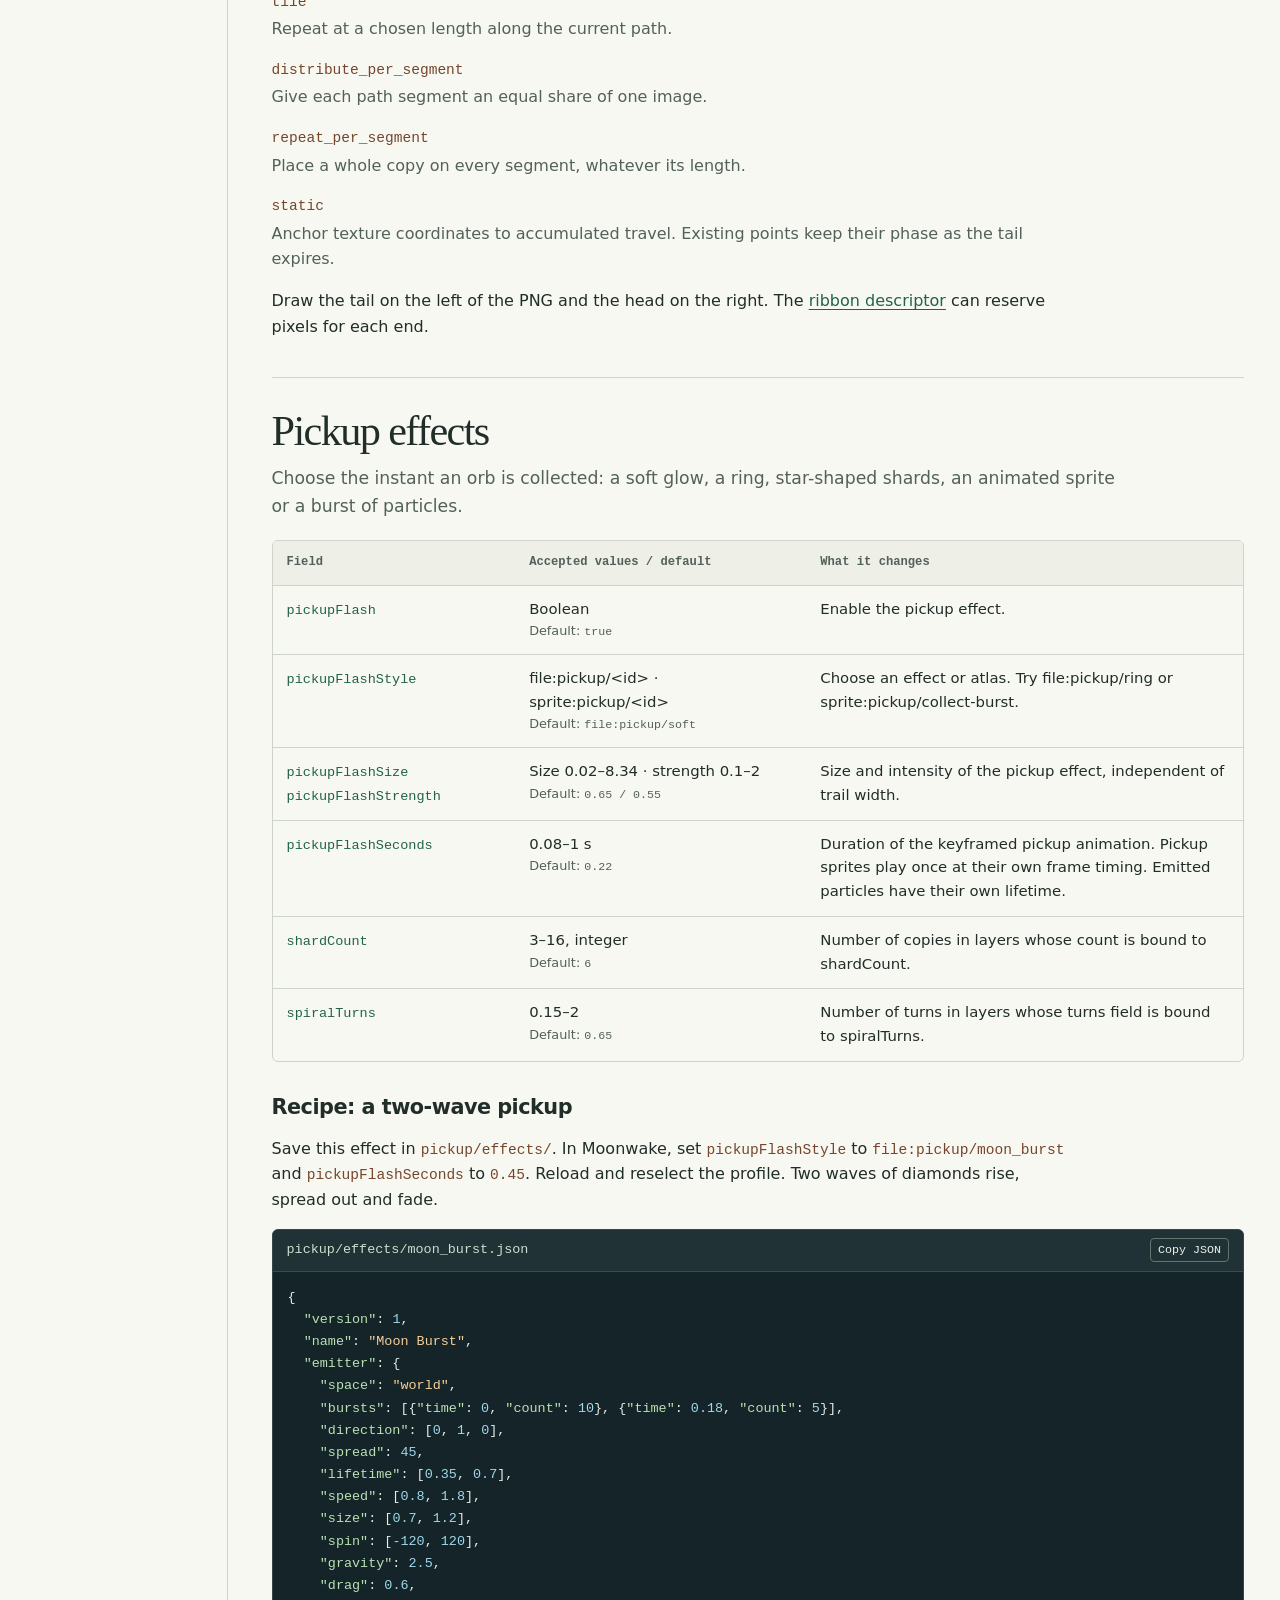
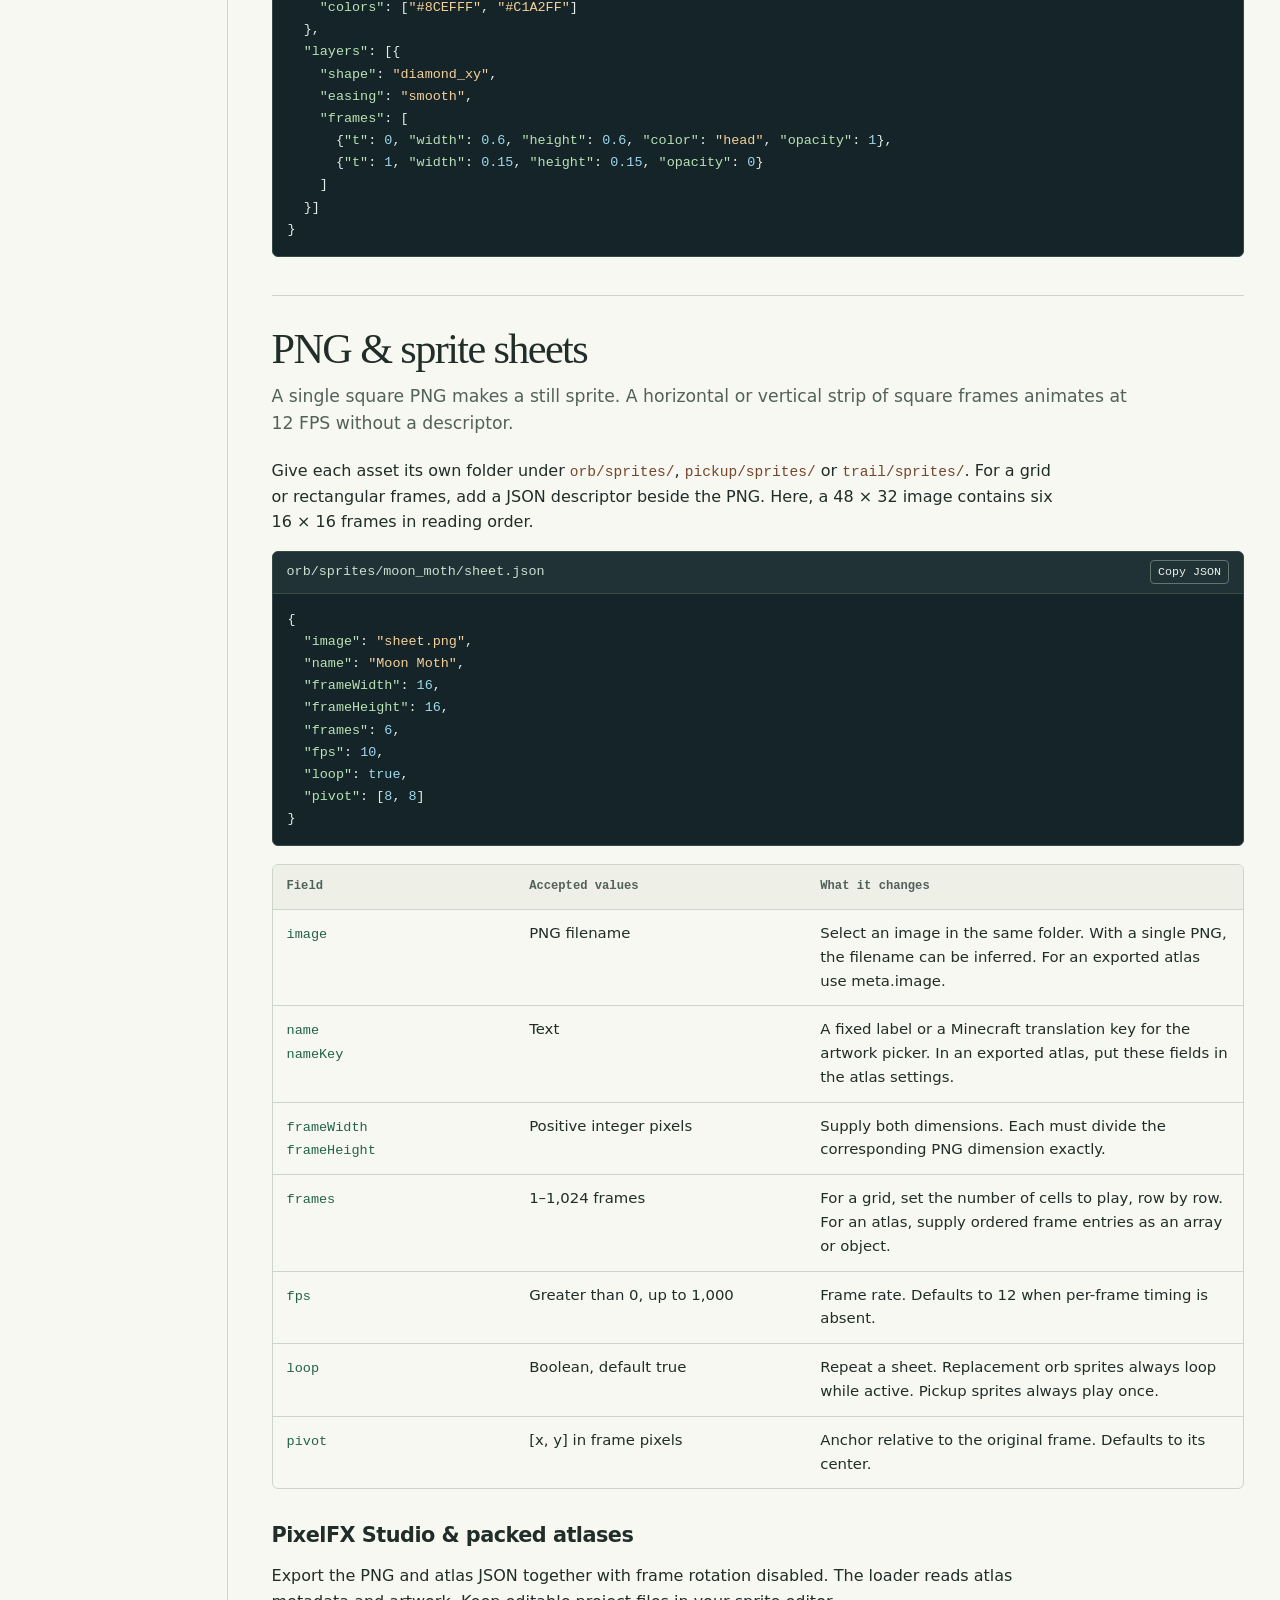
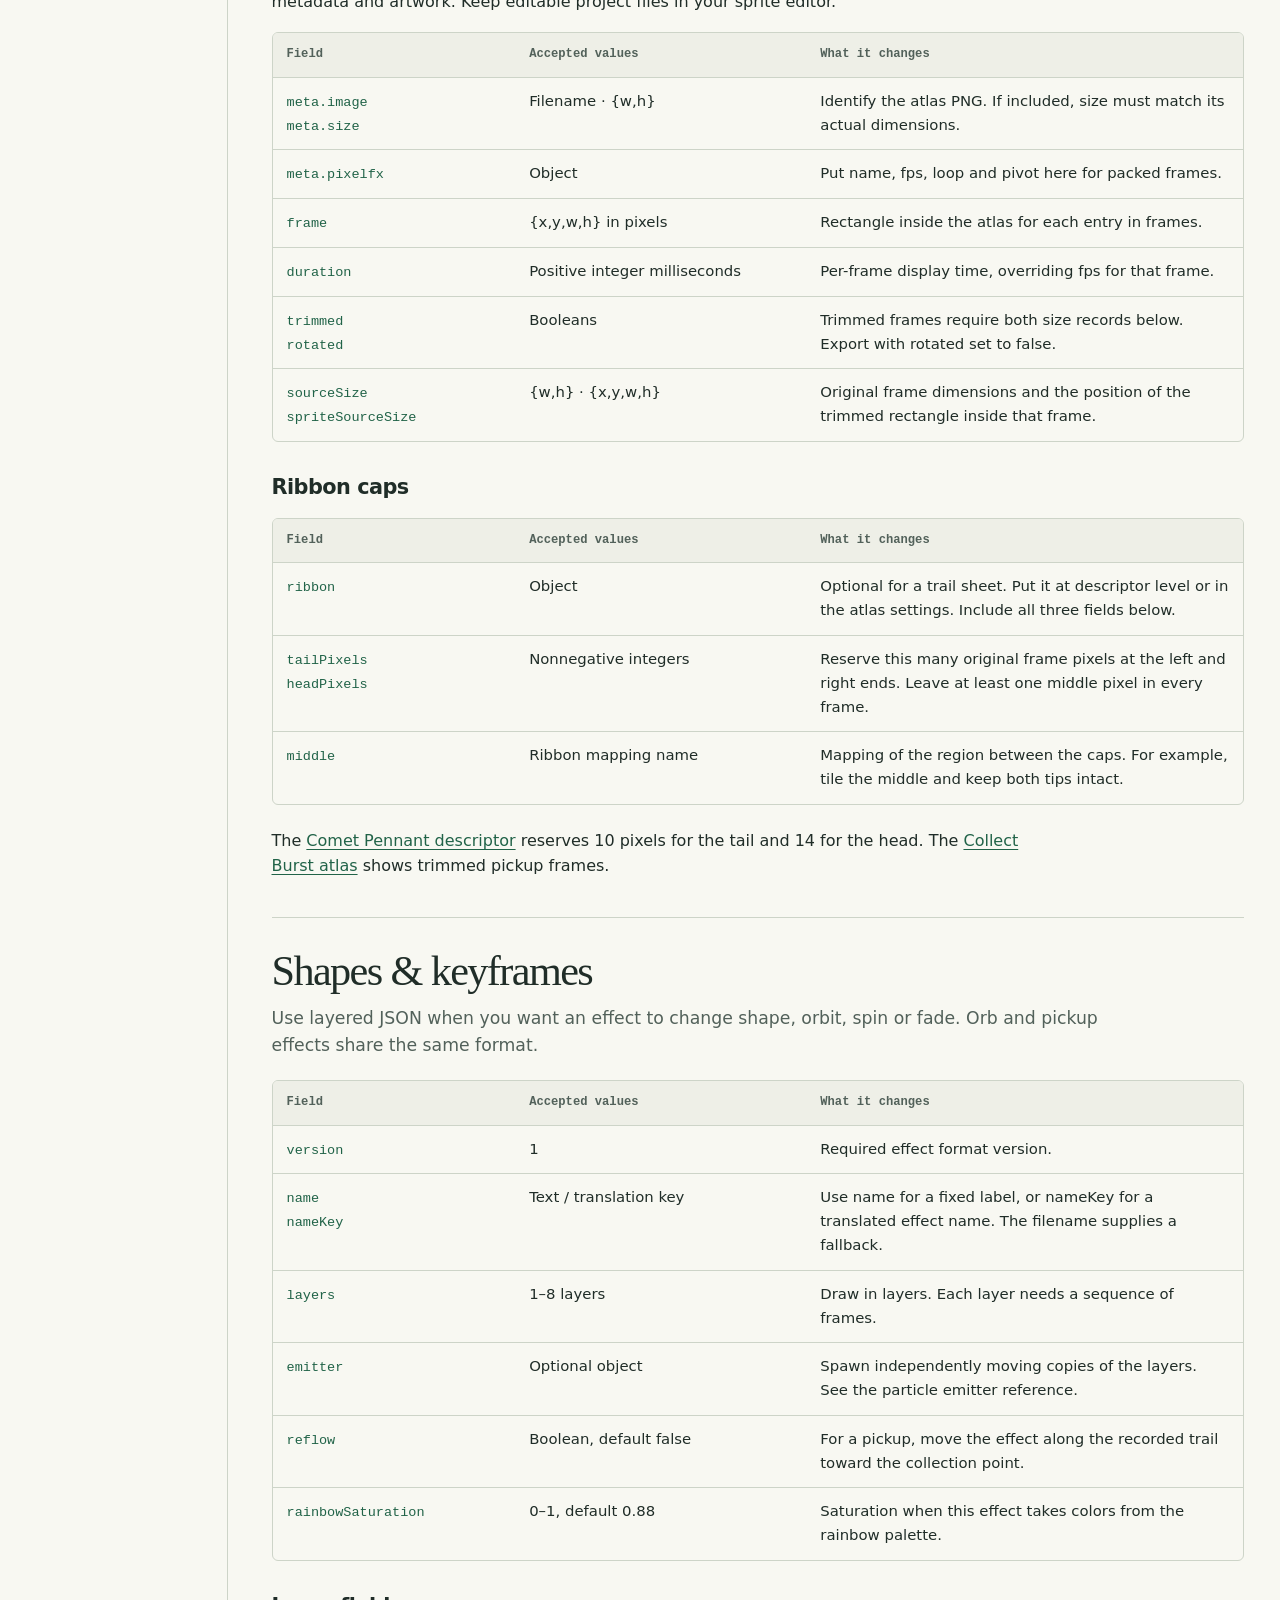
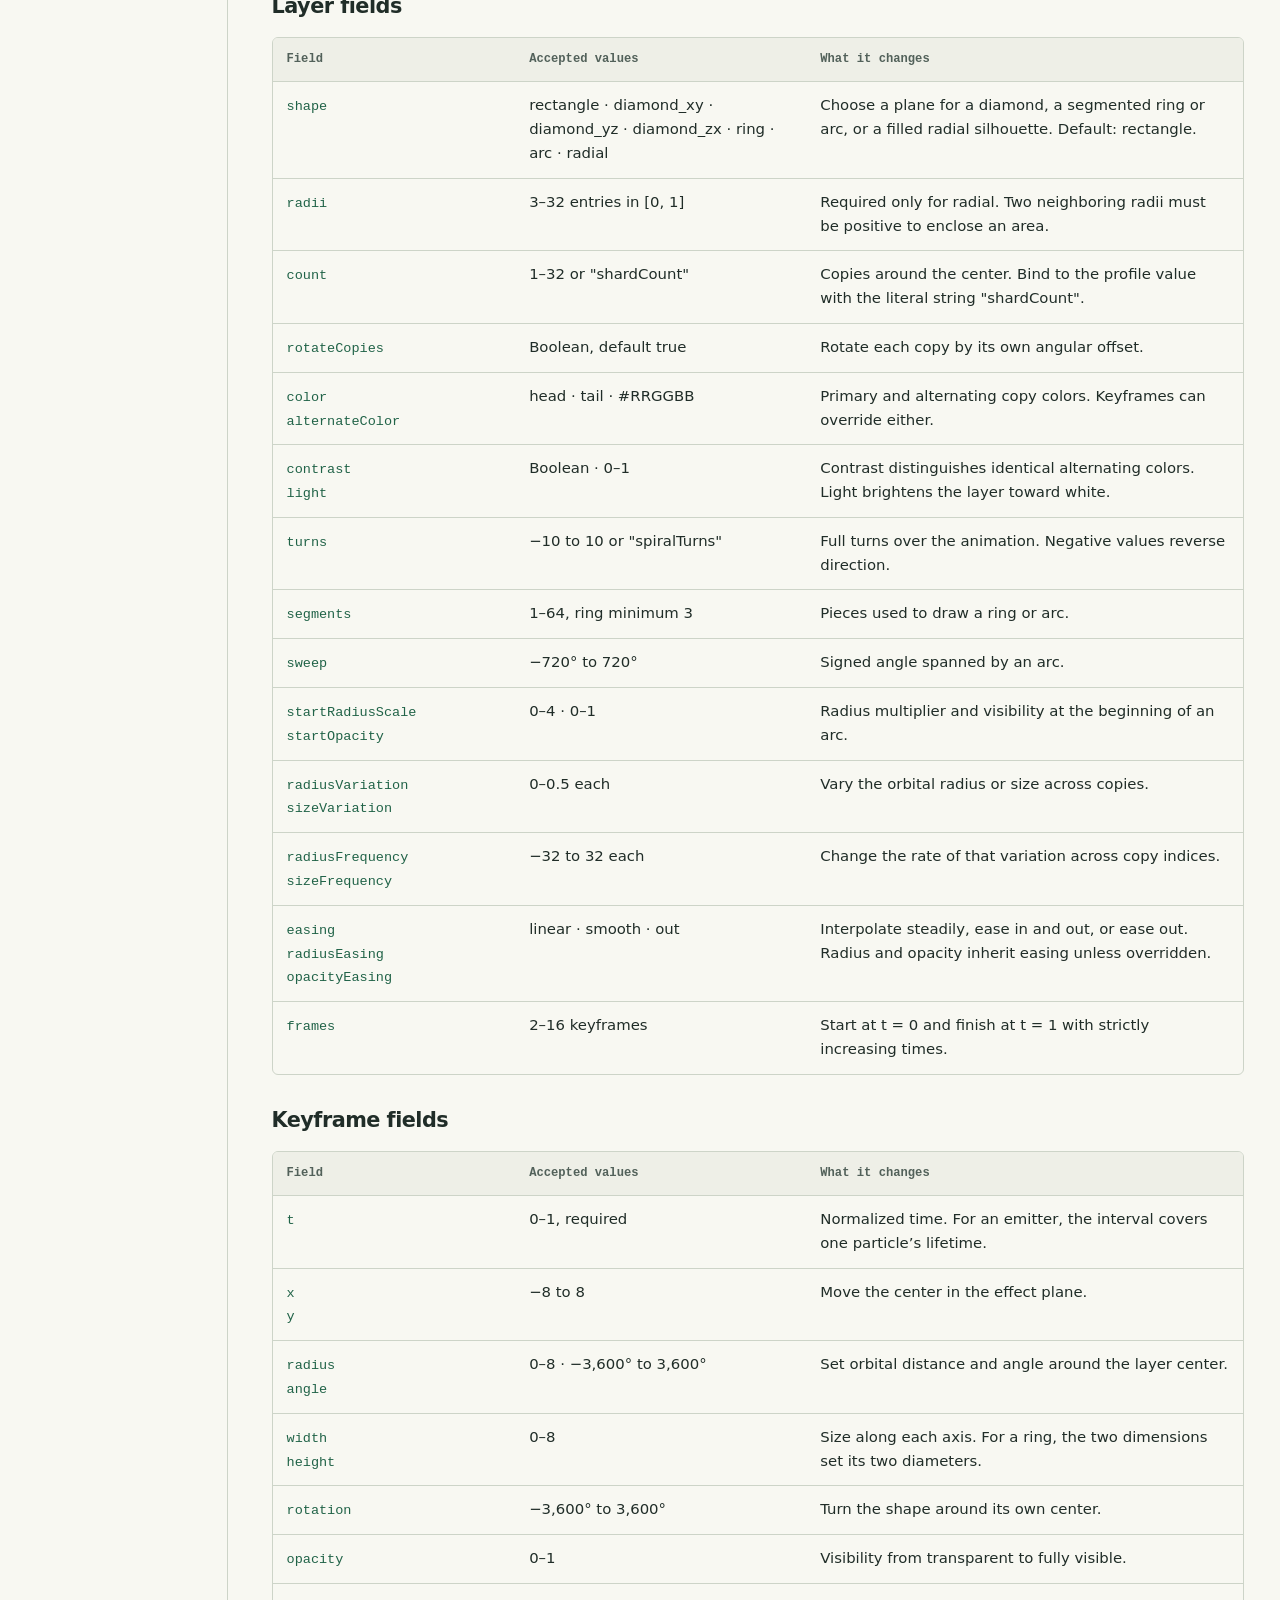
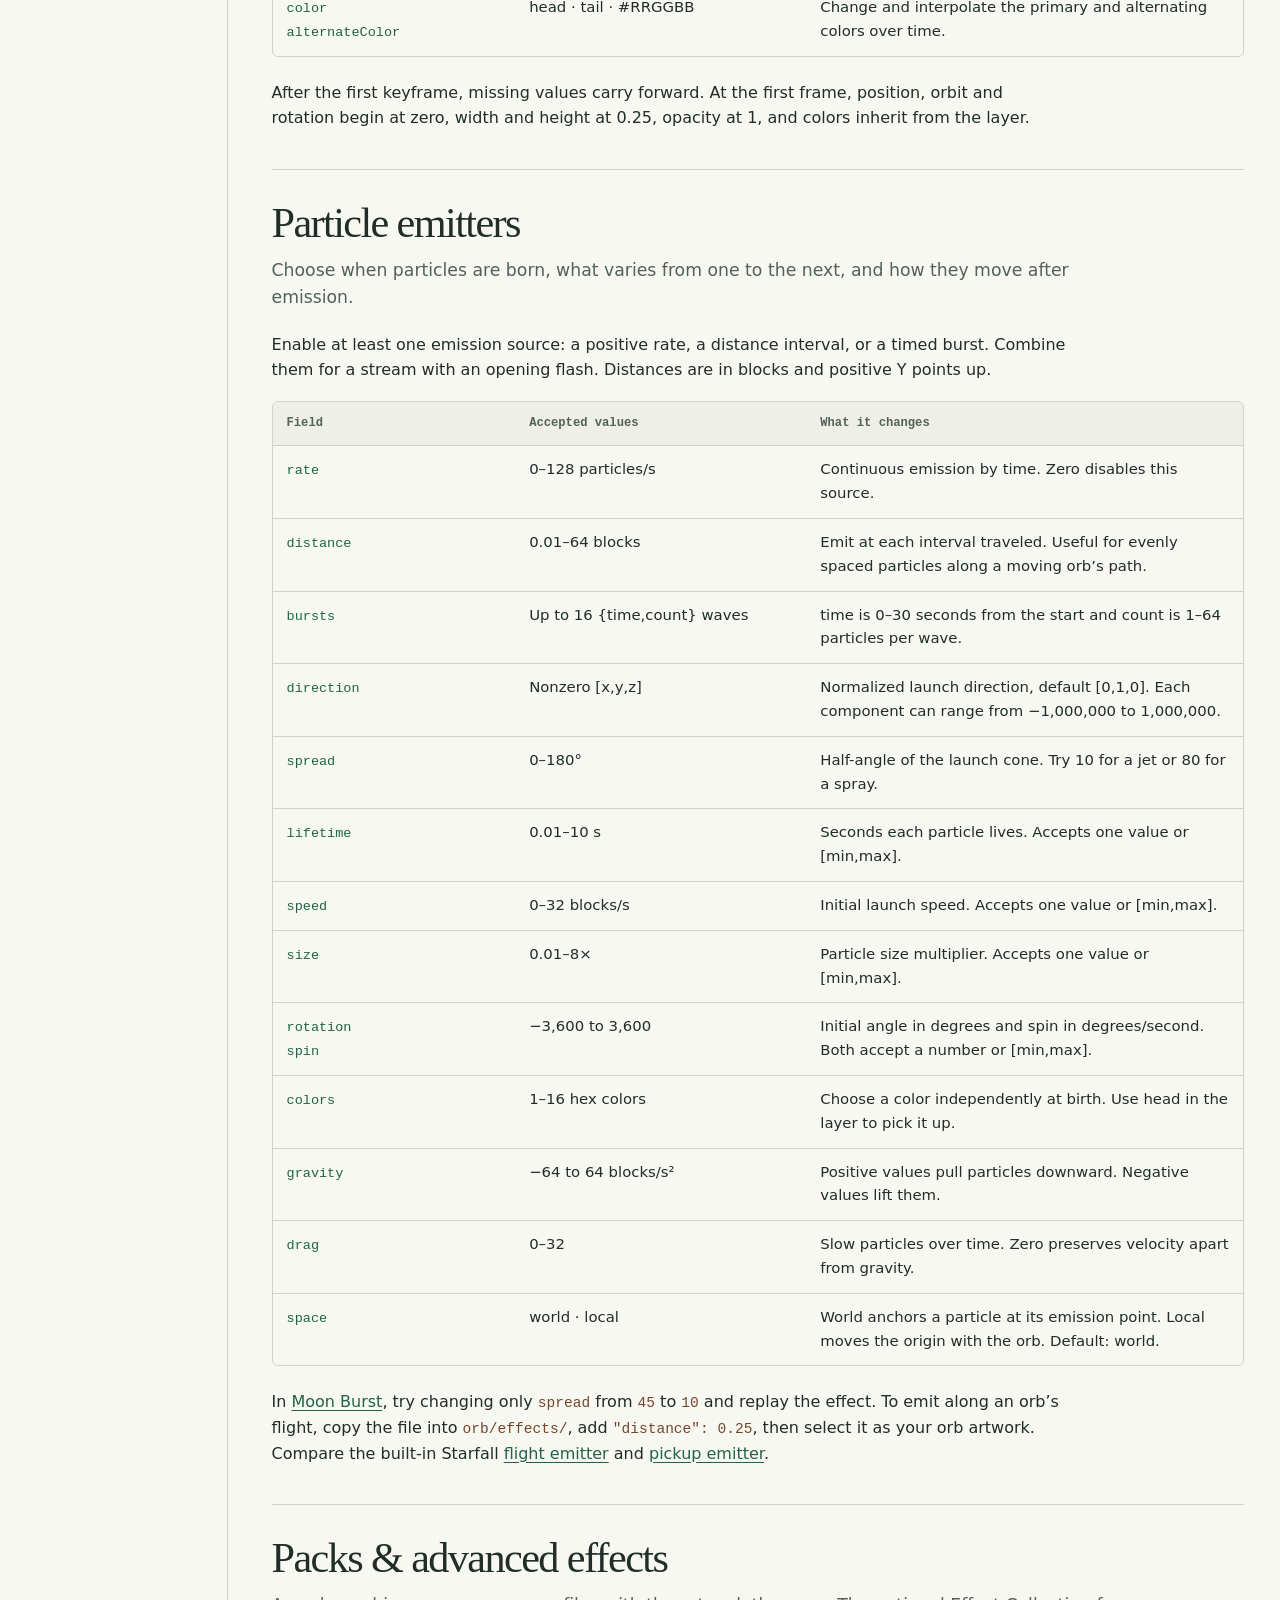
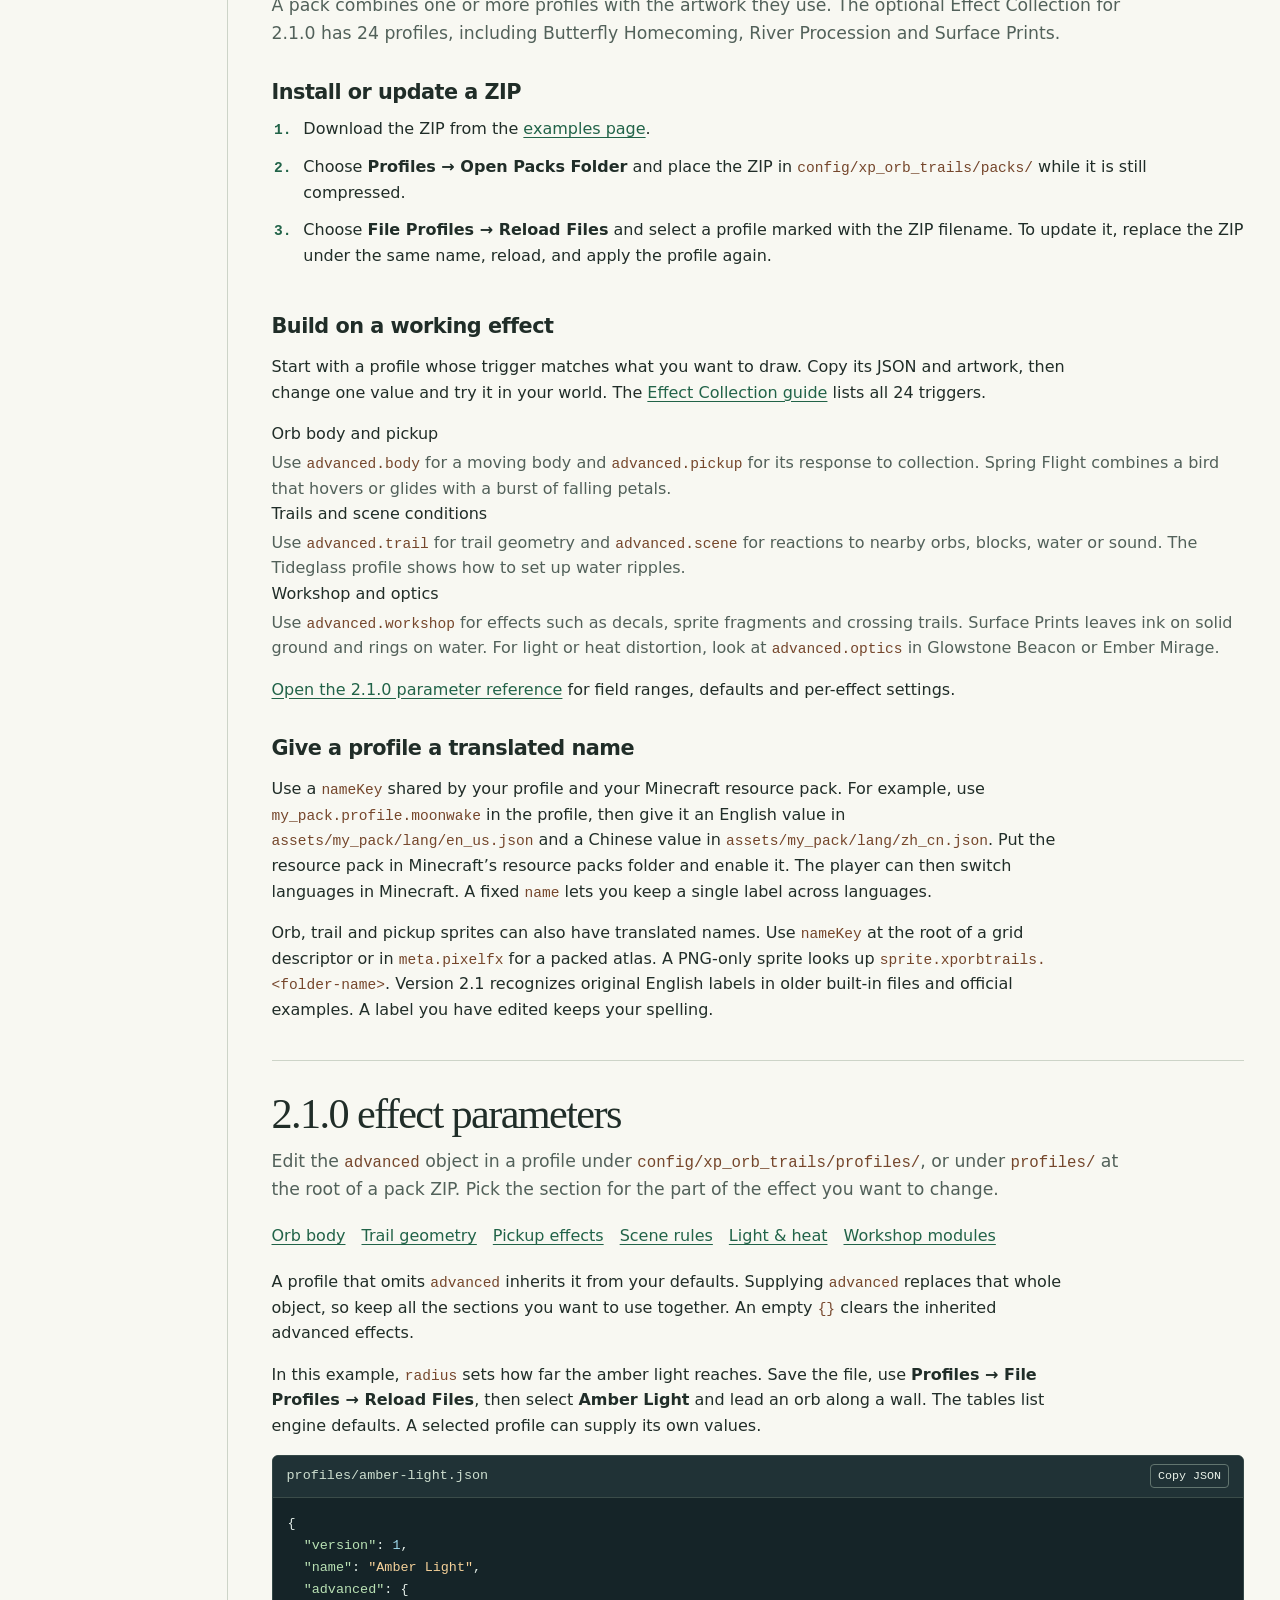
<file: docs/wiki/index.html>
<!doctype html>
<html lang="en">
<head>
  <meta charset="utf-8">
  <meta name="viewport" content="width=device-width, initial-scale=1">
  <meta name="description" content="Build custom XP orb bodies, trails and pickup effects. Look up profile, sprite sheet and particle emitter parameters for XP Orb Trails 2.1.0.">
  <title>Player Wiki · XP Orb Trails</title>
  <link rel="icon" href="art/orb-icon.png" type="image/png">
  <link rel="stylesheet" href="wiki.css">
  <script defer src="wiki.js"></script>
</head>
<body>
<a class="skip" href="#guide">Skip to guide</a>
<header class="top">
  <div class="top-inner">
    <a class="brand" href="#guide"><img src="art/orb-icon.png" width="36" height="36" alt="">XP Orb Trails</a>
    <div class="search" hidden>
      <label class="sr-only" for="find">Search the wiki</label>
      <div class="search-box"><span class="lens" aria-hidden="true"></span><input id="find" type="search" placeholder="Search the wiki" autocomplete="off" aria-keyshortcuts="/"><kbd aria-hidden="true">/</kbd></div>
    </div>
    <a class="language-link" href="zh-cn.html" hreflang="zh-CN" lang="zh-CN">简体中文</a>
    <div class="out-links"><a href="https://github.com/GoldenEggOVO/xp_orb_trails/tree/26.3/examples">Examples ↗</a><a href="https://github.com/GoldenEggOVO/xp_orb_trails">GitHub ↗</a></div>
  </div>
</header>
<div class="layout">
  <aside aria-label="Wiki navigation">
    <div class="rail">
      <details id="contents" open>
        <summary>Contents <span id="mobile-chapter"></span></summary>
        <nav aria-label="Contents">
          <div class="nav-group">
        <p>Start here</p>
            <a href="#make-your-first-file-profile">Your first profile</a>
            <a href="#where-your-files-go">Files & profiles</a>
          </div>
          <div class="nav-group">
        <p>Customize</p>
            <a href="#general">General & shared colors</a>
            <a href="#orb-body">Orb body</a>
            <a href="#choose-how-a-trail-is-drawn">Trails & ribbons</a>
            <a href="#write-a-pickup-effect">Pickup effects</a>
          </div>
          <div class="nav-group">
        <p>Asset reference</p>
            <a href="#bring-your-own-sprite">PNG & sprite sheets</a>
            <a href="#animate-a-shape">Shapes & keyframes</a>
            <a href="#tune-the-emitter">Particle emitters</a>
          </div>
          <div class="nav-group">
        <p>Resources</p>
            <a href="#effect-packs">Packs &amp; advanced effects</a>
            <a href="#test-and-share-your-look">Test & share</a>
          </div>
          <div class="nav-group">
            <p>2.1.0 effect parameters</p>
            <a href="#advanced-parameters">Where to start</a>
            <a href="#advanced-body">Orb body</a>
            <a href="#advanced-trail">Trail geometry</a>
            <a href="#advanced-pickup">Pickup effects</a>
            <a href="#advanced-scene">Scene rules</a>
            <a href="#advanced-optics">Light &amp; heat</a>
            <a href="#advanced-workshop">Workshop modules</a>
          </div>
          <div class="mobile-links"><a href="https://github.com/GoldenEggOVO/xp_orb_trails/tree/26.3/examples">Examples ↗</a><a href="https://github.com/GoldenEggOVO/xp_orb_trails">GitHub ↗</a></div>
        </nav>
      </details>
    </div>
  </aside>
  <main id="guide" tabindex="-1">
    <div id="reading">
      <div class="hero">
        <div class="hero-copy">
        <p class="version">XP ORB TRAILS <span>/</span> 2.1.0</p>
          <h1>Player wiki</h1>
          <p>Design an orb, trace its flight and choose what happens at pickup. Start with a working profile or look up a JSON field.</p>
          <div class="hero-actions">
            <a class="primary" href="#make-your-first-file-profile">Make your first profile <span aria-hidden="true">→</span></a>
            <a href="#general">Browse settings <span aria-hidden="true">↓</span></a>
          </div>
        </div>
        <div class="hero-art" aria-hidden="true"></div>
      </div>
      <nav class="specimens" aria-label="Explore effects">
        <a href="#orb-body"><span class="swatch moth" aria-hidden="true"><i></i></span><span class="specimen-name"><strong>Orb body</strong><small>Luna Moth</small></span><span class="arrow" aria-hidden="true">→</span></a>
        <a href="#choose-how-a-trail-is-drawn"><span class="swatch pennant" aria-hidden="true"><i></i></span><span class="specimen-name"><strong>Trails &amp; ribbons</strong><small>Comet Pennant</small></span><span class="arrow" aria-hidden="true">→</span></a>
        <a href="#write-a-pickup-effect"><span class="swatch peony" aria-hidden="true"><i></i></span><span class="specimen-name"><strong>Pickup effects</strong><small>Paper Peony</small></span><span class="arrow" aria-hidden="true">→</span></a>
      </nav>
      <section class="chapter" id="make-your-first-file-profile" aria-labelledby="title-make-your-first-file-profile">
        <h2 id="title-make-your-first-file-profile">Your first profile</h2>
        <p class="intro">Make a moth leave a blue-to-mint trail and an expanding ring at pickup. Everything this recipe needs ships with the mod.</p>
        <div class="recipe">
        <ol class="steps"><li>Press the key assigned to <strong>Open Trail Settings</strong>, or use Mod Menu on Fabric or the Mods screen on Forge and NeoForge.</li><li>Choose <strong>General → Open Config Folder</strong>. Create <code>profiles/moonwake.json</code> inside that folder and paste the example below.</li><li>Choose <strong>Profiles → File Profiles → Reload Files</strong>, then select <strong>Moonwake</strong> to apply it.</li><li>Open <strong>Effect Preview → Replay Animation</strong>. Collect an orb in your world to see the star-shaped trail from another angle.</li></ol>
        <figure class="sample"><figcaption>profiles/moonwake.json</figcaption>
<pre><code>{
  "version": 1,
  "name": "Moonwake",
  "showVanillaOrb": false,
  "flightEffect": "sprite:orb/luna-moth",
  "trailSprite": "none",
  "width": 0.22,
  "crossSectionRadii": [1, 0.32, 1, 0.32, 1, 0.32, 1, 0.32, 1, 0.32],
  "colorMode": "gradient",
  "startColor": "#3650A9",
  "gradientStops": ["#42B7DB"],
  "endColor": "#B0FFDE",
  "pickupFlash": true,
  "pickupFlashStyle": "file:pickup/ring"
}</code></pre></figure>
        </div>
        <p>Each short radius makes a groove between two points. Change all five <code>0.32</code> values to <code>0.7</code>, then reload and select Moonwake again to see a softer outline.</p>
      </section>
      <section class="chapter" id="where-your-files-go" aria-labelledby="title-where-your-files-go">
        <h2 id="title-where-your-files-go">Files &amp; profiles</h2>
        <p class="intro">Open the config folder from the footer on the General page. The folders below are inside config/xp_orb_trails/ in your Minecraft instance.</p>
        <pre class="tree"><code>xp_orb_trails/
├── defaults.json
├── packs/                    Downloaded ZIPs (2.1.0+)
├── profiles/                 Shareable looks
├── orb/
│   ├── effects/              JSON animations
│   └── sprites/              One folder per sprite
├── pickup/
│   ├── effects/              JSON animations
│   └── sprites/              One folder per sprite
└── trail/
    └── sprites/              Stamps and ribbon textures</code></pre>
        <p>An effect ID uses its JSON filename without the extension. A sprite ID uses its folder name. Asset IDs accept 1–64 lowercase letters, digits, underscores or hyphens. For example, <code>orb/sprites/moon_moth/sheet.png</code> is <code>sprite:orb/moon_moth</code>.</p>
        <h3 id="profile-fields">File profile format</h3>
        <div class="table-wrap"><table>
        <thead><tr><th scope="col">Field</th><th scope="col">Accepted values</th><th scope="col">What it changes</th></tr></thead>
        <tbody>
<tr id="profile-version"><th scope="row"><code>version</code></th><td>1</td><td>Required JSON format version. Use a number.</td></tr>
<tr id="profile-advanced"><th scope="row"><code>advanced</code></th><td>Optional object</td><td>See the <a href="#advanced-parameters">advanced reference</a> for body, trail, pickup, scene, optics and workshop fields.</td></tr>
<tr id="profile-name"><th scope="row"><code>name</code><br><code>nameKey</code></th><td>Text / translation key</td><td>Use name for a fixed label, or nameKey for a translated label. The filename supplies a fallback.</td></tr>
</tbody></table></div>
        <p>A file profile starts with your <code>defaults.json</code> values, then applies the visual fields it supplies. Personal settings live one level up in <code>config/xp_orb_trails.json</code>. File profiles preserve the active master switch, render range and trail limit. An in-game saved profile captures all three. The raw settings and defaults use integer RGB colors. File profiles use quoted <code>#RRGGBB</code> values.</p>
        <h3 id="editable-templates">Editable starting points</h3>
        <p>Browse the installed JSON and PNG files for working examples. Try <code>profiles/comet-pennant.json</code> for a textured ribbon, <code>orb/effects/twin-orbit.json</code> for orbital motion, or <code>pickup/effects/soft.json</code>, <code>ring.json</code> and <code>star.json</code> in the same pickup folder for simple flashes. The Starfall profile connects a five-point trail with two particle emitters. Copy a template under a new filename and give it a name to compare both looks in game.</p>
      </section>
      <section class="chapter" id="general" aria-labelledby="title-general">
        <h2 id="title-general">General &amp; shared colors</h2>
        <p class="intro">Set the rendering budget and the palette used by geometric trails and effects. PNG artwork keeps the colors painted into the image.</p>
        <h3 id="general-global">Instance settings</h3>
        <p>Use General for the master switch and rendering limits. Edit point spacing and vertical offset in the main config with the game closed. All five fields belong to the instance and are outside the shareable file profile format.</p>
        <div class="table-wrap"><table>
        <thead><tr><th scope="col">Field</th><th scope="col">Accepted values / default</th><th scope="col">What it changes</th></tr></thead>
        <tbody>
<tr id="global-enabled"><th scope="row"><code>enabled</code></th><td>Boolean<small>Default: <code>true</code></small></td><td>Master switch for the mod.</td></tr>
<tr id="global-renderRange"><th scope="row"><code>renderRange</code></th><td>4–128 blocks<small>Default: <code>36</code></small></td><td>Maximum viewing distance for tracked trails.</td></tr>
<tr id="global-trailCap"><th scope="row"><code>trailCap</code></th><td>8–256, integer<small>Default: <code>96</code></small></td><td>Maximum number of simultaneous trails.</td></tr>
<tr id="global-pointSpacing"><th scope="row"><code>pointSpacing</code></th><td>0.03–1 block<small>Default: <code>0.18</code></small></td><td>Sampling distance along the path. Smaller spacing records points closer together.</td></tr>
<tr id="global-orbYOffset"><th scope="row"><code>orbYOffset</code></th><td>Finite number, blocks<small>Default: <code>0.175</code></small></td><td>Vertical offset of the effect anchor relative to the orb.</td></tr>
</tbody></table></div>
        <p>The main config also stores <code>savedPresets</code> (up to 12 named color palettes) and <code>savedProfiles</code> (up to eight personal looks). Both can be managed in game.</p>
        <h3 id="shared-colors">Color & light</h3>
        <div class="table-wrap"><table>
        <thead><tr><th scope="col">Field</th><th scope="col">Accepted values / default</th><th scope="col">What it changes</th></tr></thead>
        <tbody>
<tr id="general-colorMode"><th scope="row"><code>colorMode</code></th><td>solid · gradient · rainbow<small>Default: <code>gradient</code></small></td><td>Select one color, a gradient along the trail, or a cycling rainbow.</td></tr>
<tr id="general-startColor"><th scope="row"><code>startColor</code><br><code>endColor</code></th><td>#RRGGBB<small>Default: <code>#E6FF2A / #66FF00</code></small></td><td>Set the start and end of the gradient.</td></tr>
<tr id="general-gradientStops"><th scope="row"><code>gradientStops</code></th><td>0–8 hex colors<small>Default: <code>[]</code></small></td><td>Intermediate colors in order between the endpoints.</td></tr>
<tr id="general-rainbowSpeed"><th scope="row"><code>rainbowSpeed</code></th><td>0.02–2<small>Default: <code>0.2</code></small></td><td>Cycle rate in rainbow mode.</td></tr>
<tr id="general-effectStrength"><th scope="row"><code>effectStrength</code></th><td>0.005–2<small>Default: <code>0.78</code></small></td><td>Overall visibility of orb artwork, trails and pickup effects.</td></tr>
<tr id="general-additiveGlow"><th scope="row"><code>additiveGlow</code></th><td>Boolean<small>Default: <code>true</code></small></td><td>Blend light additively when enabled. Disable for alpha blending.</td></tr>
</tbody></table></div>
      </section>
      <section class="chapter" id="orb-body" aria-labelledby="title-orb-body">
        <h2 id="title-orb-body">Orb body</h2>
        <p class="intro">Keep the vanilla orb, layer an animation over it, or replace it with a looping sprite or a procedural effect.</p>
        <div class="table-wrap"><table>
        <thead><tr><th scope="col">Field</th><th scope="col">Accepted values / default</th><th scope="col">What it changes</th></tr></thead>
        <tbody>
<tr id="orb-showVanillaOrb"><th scope="row"><code>showVanillaOrb</code></th><td>Boolean<small>Default: <code>true</code></small></td><td>Shows the original orb, including its resource-pack texture. Turn off to use replacement artwork alone.</td></tr>
<tr id="orb-flightEffect"><th scope="row"><code>flightEffect</code></th><td>none · file:orb/&lt;id&gt; · sprite:orb/&lt;id&gt;<small>Default: <code>none</code></small></td><td>Select an orb animation or PNG. For example: file:orb/twin-orbit or sprite:orb/luna-moth.</td></tr>
<tr id="orb-orbScale"><th scope="row"><code>orbScale</code></th><td>0.25–4×<small>Default: <code>1</code></small></td><td>Size of custom orb artwork.</td></tr>
</tbody></table></div>
        <p>To make your own orbit, copy <code>orb/effects/twin-orbit.json</code> to <code>orb/effects/moon_orbit.json</code>. Set its <code>name</code> to <strong>Moon Orbit</strong> and change the second layer’s middle keyframe radius from <code>1.05</code> to <code>2</code>. Reload, then choose <strong>Orb Body → Orb Artwork → Moon Orbit</strong>. The five head-colored pieces now swing wider than the six tail-colored pieces.</p>
        <h3 id="pixel-relief">Pixel relief detail</h3>
        <p>The optional Effect Collection includes <code>profiles/lab-relief.json</code>. Edit its <code>relief</code> object under <code>advanced.workshop</code>. <code>minResolution</code> and <code>maxResolution</code> set the lower and upper sampling limits on the longest side of a sprite frame. Each accepts a whole number from 2 to 64. The engine defaults are 2 and 32. <code>pixelBudget</code> sets the target number of sample cells shared across tracked orbs (4–16,384, default 1,200). A larger budget preserves more detail as more orbs appear.</p>
        <p>For a Luna Moth that keeps its 24-pixel silhouette, set both resolution limits to <code>24</code>. Fixed detail can cost more when many orbs are visible. Reload files and select the edited profile again to see the change.</p>
      </section>
      <section class="chapter" id="choose-how-a-trail-is-drawn" aria-labelledby="title-choose-how-a-trail-is-drawn">
        <h2 id="title-choose-how-a-trail-is-drawn">Trails &amp; ribbons</h2>
        <p class="intro">Choose a geometric trail, a continuous textured ribbon, separate stamps, or afterimages of the orb body.</p>
        <div class="table-wrap"><table>
        <thead><tr><th scope="col">Field</th><th scope="col">Accepted values / default</th><th scope="col">What it changes</th></tr></thead>
        <tbody>
<tr id="trail-trailSprite"><th scope="row"><code>trailSprite</code></th><td>none · body · sprite:trail/&lt;id&gt;<small>Default: <code>none</code></small></td><td>Use none for geometry. Use body for afterimages of the orb, or select a trail sprite for stamps or a textured ribbon.</td></tr>
<tr id="trail-trailSpriteMode"><th scope="row"><code>trailSpriteMode</code></th><td>stamps · ribbon<small>Default: <code>stamps</code></small></td><td>Choose the layout of the selected PNG.</td></tr>
<tr id="trail-width"><th scope="row"><code>width</code></th><td>0.02–1<small>Default: <code>0.1</code></small></td><td>Overall width of geometry or a continuous ribbon.</td></tr>
<tr id="trail-tailWidthScale"><th scope="row"><code>tailWidthScale</code><br><code>middleWidthScale</code><br><code>headWidthScale</code></th><td>Tail 0–1.5 · middle 0–2 · head 0.05–2<small>Default: <code>0.18 / 0.7 / 1</code></small></td><td>Width multipliers from the oldest point to the orb. A zero tail width creates a pointed end.</td></tr>
<tr id="trail-crossSectionSides"><th scope="row"><code>crossSectionSides</code></th><td>2–32, integer<small>Default: <code>2</code></small></td><td>Two sides face the camera. Three to 32 sides form a tube.</td></tr>
<tr id="trail-crossSectionRadii"><th scope="row"><code>crossSectionRadii</code></th><td>[] or 3–32 numbers in (0, 1]<small>Default: <code>[]</code></small></td><td>Set the radius at equally spaced angles around a geometric trail. Alternating ten long and short radii makes a five-point star.</td></tr>
<tr id="trail-customCrossSectionEnabled"><th scope="row"><code>customCrossSectionEnabled</code></th><td>Boolean<small>Default: <code>true</code></small></td><td>Use the supplied radii. Disable to switch back to the regular side count.</td></tr>
<tr id="trail-stampSpacing"><th scope="row"><code>stampSpacing</code><br><code>stampScale</code></th><td>Spacing 0.25–10 · scale 0.2–10<small>Default: <code>1 / 1</code></small></td><td>Stamps and afterimages have their own density and size. A spacing of 1 targets one mark every 0.2 blocks.</td></tr>
<tr id="trail-fixedStamps"><th scope="row"><code>fixedStamps</code></th><td>Boolean<small>Default: <code>false</code></small></td><td>Anchor PNG stamps where the orb passed. Each starts its own animation there.</td></tr>
<tr id="trail-lifetimeSeconds"><th scope="row"><code>lifetimeSeconds</code></th><td>0.25–10 s<small>Default: <code>2.6</code></small></td><td>Time before old points expire. A longer lifetime usually leaves a longer trail.</td></tr>
<tr id="trail-pickupFadeSeconds"><th scope="row"><code>pickupFadeSeconds</code></th><td>0.05–3 s<small>Default: <code>0.35</code></small></td><td>Time for the remaining trail to fade after the orb disappears, including collection.</td></tr>
<tr id="trail-flightPulse"><th scope="row"><code>flightPulse</code></th><td>Boolean<small>Default: <code>false</code></small></td><td>Send a traveling band of light along the trail.</td></tr>
<tr id="trail-pulseSpeed"><th scope="row"><code>pulseSpeed</code></th><td>0.1–4×<small>Default: <code>1</code></small></td><td>Adjust the animation rate of the traveling highlight and keyframed flight artwork.</td></tr>
<tr id="trail-smoothFlow"><th scope="row"><code>smoothFlow</code></th><td>0–1<small>Default: <code>0.48</code></small></td><td>Move older trail points smoothly toward the orb.</td></tr>
<tr id="trail-motionShift"><th scope="row"><code>motionShift</code><br><code>cameraPush</code></th><td>0–1 each<small>Default: <code>0.1 / 0.1</code></small></td><td>Shift the anchor backward during fast movement or push it away from the camera to reduce overlap.</td></tr>
<tr id="trail-ribbonMapping"><th scope="row"><code>ribbonMapping</code></th><td>Five modes below<small>Default: <code>stretch</code></small></td><td>Map the horizontal axis of the PNG along the path. A capped sprite supplies its own middle mapping.</td></tr>
<tr id="trail-ribbonRepeatLength"><th scope="row"><code>ribbonRepeatLength</code></th><td>0.1–4 blocks<small>Default: <code>0.5</code></small></td><td>Distance per repeat in distance-based tiling.</td></tr>
</tbody></table></div>
        <h3 id="map-a-texture-along-the-ribbon">Ribbon mapping</h3>
        <dl class="modes">
        <dt id="topic-stretch"><code>stretch</code></dt><dd>Fit one image from tail to head as the path grows.</dd>
        <dt id="topic-tile"><code>tile</code></dt><dd>Repeat at a chosen length along the current path.</dd>
        <dt id="topic-distribute-per-segment"><code>distribute_per_segment</code></dt><dd>Give each path segment an equal share of one image.</dd>
        <dt id="topic-repeat-per-segment"><code>repeat_per_segment</code></dt><dd>Place a whole copy on every segment, whatever its length.</dd>
        <dt id="topic-static"><code>static</code></dt><dd>Anchor texture coordinates to accumulated travel. Existing points keep their phase as the tail expires.</dd></dl>
        <p>Draw the tail on the left of the PNG and the head on the right. The <a href="#sprite-ribbon">ribbon descriptor</a> can reserve pixels for each end.</p>
      </section>
      <section class="chapter" id="write-a-pickup-effect" aria-labelledby="title-write-a-pickup-effect">
        <h2 id="title-write-a-pickup-effect">Pickup effects</h2>
        <p class="intro">Choose the instant an orb is collected: a soft glow, a ring, star-shaped shards, an animated sprite or a burst of particles.</p>
        <div class="table-wrap"><table>
        <thead><tr><th scope="col">Field</th><th scope="col">Accepted values / default</th><th scope="col">What it changes</th></tr></thead>
        <tbody>
<tr id="pickup-pickupFlash"><th scope="row"><code>pickupFlash</code></th><td>Boolean<small>Default: <code>true</code></small></td><td>Enable the pickup effect.</td></tr>
<tr id="pickup-pickupFlashStyle"><th scope="row"><code>pickupFlashStyle</code></th><td>file:pickup/&lt;id&gt; · sprite:pickup/&lt;id&gt;<small>Default: <code>file:pickup/soft</code></small></td><td>Choose an effect or atlas. Try file:pickup/ring or sprite:pickup/collect-burst.</td></tr>
<tr id="pickup-pickupFlashSize"><th scope="row"><code>pickupFlashSize</code><br><code>pickupFlashStrength</code></th><td>Size 0.02–8.34 · strength 0.1–2<small>Default: <code>0.65 / 0.55</code></small></td><td>Size and intensity of the pickup effect, independent of trail width.</td></tr>
<tr id="pickup-pickupFlashSeconds"><th scope="row"><code>pickupFlashSeconds</code></th><td>0.08–1 s<small>Default: <code>0.22</code></small></td><td>Duration of the keyframed pickup animation. Pickup sprites play once at their own frame timing. Emitted particles have their own lifetime.</td></tr>
<tr id="pickup-shardCount"><th scope="row"><code>shardCount</code></th><td>3–16, integer<small>Default: <code>6</code></small></td><td>Number of copies in layers whose count is bound to shardCount.</td></tr>
<tr id="pickup-spiralTurns"><th scope="row"><code>spiralTurns</code></th><td>0.15–2<small>Default: <code>0.65</code></small></td><td>Number of turns in layers whose turns field is bound to spiralTurns.</td></tr>
</tbody></table></div>
        <h3 id="moon-burst">Recipe: a two-wave pickup</h3>
        <p>Save this effect in <code>pickup/effects/</code>. In Moonwake, set <code>pickupFlashStyle</code> to <code>file:pickup/moon_burst</code> and <code>pickupFlashSeconds</code> to <code>0.45</code>. Reload and reselect the profile. Two waves of diamonds rise, spread out and fade.</p>
        <figure class="sample"><figcaption>pickup/effects/moon_burst.json</figcaption>
<pre><code>{
  "version": 1,
  "name": "Moon Burst",
  "emitter": {
    "space": "world",
    "bursts": [{"time": 0, "count": 10}, {"time": 0.18, "count": 5}],
    "direction": [0, 1, 0],
    "spread": 45,
    "lifetime": [0.35, 0.7],
    "speed": [0.8, 1.8],
    "size": [0.7, 1.2],
    "spin": [-120, 120],
    "gravity": 2.5,
    "drag": 0.6,
    "colors": ["#8CEFFF", "#C1A2FF"]
  },
  "layers": [{
    "shape": "diamond_xy",
    "easing": "smooth",
    "frames": [
      {"t": 0, "width": 0.6, "height": 0.6, "color": "head", "opacity": 1},
      {"t": 1, "width": 0.15, "height": 0.15, "opacity": 0}
    ]
  }]
}</code></pre></figure>
      </section>
      <section class="chapter" id="bring-your-own-sprite" aria-labelledby="title-bring-your-own-sprite">
        <h2 id="title-bring-your-own-sprite">PNG &amp; sprite sheets</h2>
        <p class="intro">A single square PNG makes a still sprite. A horizontal or vertical strip of square frames animates at 12 FPS without a descriptor.</p>
        <p>Give each asset its own folder under <code>orb/sprites/</code>, <code>pickup/sprites/</code> or <code>trail/sprites/</code>. For a grid or rectangular frames, add a JSON descriptor beside the PNG. Here, a 48 × 32 image contains six 16 × 16 frames in reading order.</p>
        <figure class="sample"><figcaption>orb/sprites/moon_moth/sheet.json</figcaption>
<pre><code>{
  "image": "sheet.png",
  "name": "Moon Moth",
  "frameWidth": 16,
  "frameHeight": 16,
  "frames": 6,
  "fps": 10,
  "loop": true,
  "pivot": [8, 8]
}</code></pre></figure>
        <div class="table-wrap"><table>
        <thead><tr><th scope="col">Field</th><th scope="col">Accepted values</th><th scope="col">What it changes</th></tr></thead>
        <tbody>
<tr id="sprite-image"><th scope="row"><code>image</code></th><td>PNG filename</td><td>Select an image in the same folder. With a single PNG, the filename can be inferred. For an exported atlas use meta.image.</td></tr>
<tr id="sprite-name"><th scope="row"><code>name</code><br><code>nameKey</code></th><td>Text</td><td>A fixed label or a Minecraft translation key for the artwork picker. In an exported atlas, put these fields in the atlas settings.</td></tr>
<tr id="sprite-frameWidth"><th scope="row"><code>frameWidth</code><br><code>frameHeight</code></th><td>Positive integer pixels</td><td>Supply both dimensions. Each must divide the corresponding PNG dimension exactly.</td></tr>
<tr id="sprite-frames"><th scope="row"><code>frames</code></th><td>1–1,024 frames</td><td>For a grid, set the number of cells to play, row by row. For an atlas, supply ordered frame entries as an array or object.</td></tr>
<tr id="sprite-fps"><th scope="row"><code>fps</code></th><td>Greater than 0, up to 1,000</td><td>Frame rate. Defaults to 12 when per-frame timing is absent.</td></tr>
<tr id="sprite-loop"><th scope="row"><code>loop</code></th><td>Boolean, default true</td><td>Repeat a sheet. Replacement orb sprites always loop while active. Pickup sprites always play once.</td></tr>
<tr id="sprite-pivot"><th scope="row"><code>pivot</code></th><td>[x, y] in frame pixels</td><td>Anchor relative to the original frame. Defaults to its center.</td></tr>
</tbody></table></div>
        <h3 id="sprite-atlas">PixelFX Studio & packed atlases</h3>
        <p>Export the PNG and atlas JSON together with frame rotation disabled. The loader reads atlas metadata and artwork. Keep editable project files in your sprite editor.</p>
        <div class="table-wrap"><table>
        <thead><tr><th scope="col">Field</th><th scope="col">Accepted values</th><th scope="col">What it changes</th></tr></thead>
        <tbody>
<tr id="atlas-meta.image"><th scope="row"><code>meta.image</code><br><code>meta.size</code></th><td>Filename · {w,h}</td><td>Identify the atlas PNG. If included, size must match its actual dimensions.</td></tr>
<tr id="atlas-meta.pixelfx"><th scope="row"><code>meta.pixelfx</code></th><td>Object</td><td>Put name, fps, loop and pivot here for packed frames.</td></tr>
<tr id="atlas-frame"><th scope="row"><code>frame</code></th><td>{x,y,w,h} in pixels</td><td>Rectangle inside the atlas for each entry in frames.</td></tr>
<tr id="atlas-duration"><th scope="row"><code>duration</code></th><td>Positive integer milliseconds</td><td>Per-frame display time, overriding fps for that frame.</td></tr>
<tr id="atlas-trimmed"><th scope="row"><code>trimmed</code><br><code>rotated</code></th><td>Booleans</td><td>Trimmed frames require both size records below. Export with rotated set to false.</td></tr>
<tr id="atlas-sourceSize"><th scope="row"><code>sourceSize</code><br><code>spriteSourceSize</code></th><td>{w,h} · {x,y,w,h}</td><td>Original frame dimensions and the position of the trimmed rectangle inside that frame.</td></tr>
</tbody></table></div>
        <h3 id="sprite-ribbon">Ribbon caps</h3>
        <div class="table-wrap"><table>
        <thead><tr><th scope="col">Field</th><th scope="col">Accepted values</th><th scope="col">What it changes</th></tr></thead>
        <tbody>
<tr id="ribbon-ribbon"><th scope="row"><code>ribbon</code></th><td>Object</td><td>Optional for a trail sheet. Put it at descriptor level or in the atlas settings. Include all three fields below.</td></tr>
<tr id="ribbon-tailPixels"><th scope="row"><code>tailPixels</code><br><code>headPixels</code></th><td>Nonnegative integers</td><td>Reserve this many original frame pixels at the left and right ends. Leave at least one middle pixel in every frame.</td></tr>
<tr id="ribbon-middle"><th scope="row"><code>middle</code></th><td>Ribbon mapping name</td><td>Mapping of the region between the caps. For example, tile the middle and keep both tips intact.</td></tr>
</tbody></table></div>
        <p>The <a href="https://github.com/GoldenEggOVO/xp_orb_trails/blob/26.3/common/src/main/resources/assets/xporbtrails/sprites/trail/comet-pennant/sheet.json">Comet Pennant descriptor</a> reserves 10 pixels for the tail and 14 for the head. The <a href="https://github.com/GoldenEggOVO/xp_orb_trails/tree/26.3/common/src/main/resources/assets/xporbtrails/sprites/pickup/collect-burst">Collect Burst atlas</a> shows trimmed pickup frames.</p>
      </section>
      <section class="chapter" id="animate-a-shape" aria-labelledby="title-animate-a-shape">
        <h2 id="title-animate-a-shape">Shapes &amp; keyframes</h2>
        <p class="intro">Use layered JSON when you want an effect to change shape, orbit, spin or fade. Orb and pickup effects share the same format.</p>
        <div class="table-wrap"><table>
        <thead><tr><th scope="col">Field</th><th scope="col">Accepted values</th><th scope="col">What it changes</th></tr></thead>
        <tbody>
<tr id="effect-version"><th scope="row"><code>version</code></th><td>1</td><td>Required effect format version.</td></tr>
<tr id="effect-name"><th scope="row"><code>name</code><br><code>nameKey</code></th><td>Text / translation key</td><td>Use name for a fixed label, or nameKey for a translated effect name. The filename supplies a fallback.</td></tr>
<tr id="effect-layers"><th scope="row"><code>layers</code></th><td>1–8 layers</td><td>Draw in layers. Each layer needs a sequence of frames.</td></tr>
<tr id="effect-emitter"><th scope="row"><code>emitter</code></th><td>Optional object</td><td>Spawn independently moving copies of the layers. See the particle emitter reference.</td></tr>
<tr id="effect-reflow"><th scope="row"><code>reflow</code></th><td>Boolean, default false</td><td>For a pickup, move the effect along the recorded trail toward the collection point.</td></tr>
<tr id="effect-rainbowSaturation"><th scope="row"><code>rainbowSaturation</code></th><td>0–1, default 0.88</td><td>Saturation when this effect takes colors from the rainbow palette.</td></tr>
</tbody></table></div>
        <h3 id="layer-fields">Layer fields</h3>
        <div class="table-wrap"><table>
        <thead><tr><th scope="col">Field</th><th scope="col">Accepted values</th><th scope="col">What it changes</th></tr></thead>
        <tbody>
<tr id="layer-shape"><th scope="row"><code>shape</code></th><td>rectangle · diamond_xy · diamond_yz · diamond_zx · ring · arc · radial</td><td>Choose a plane for a diamond, a segmented ring or arc, or a filled radial silhouette. Default: rectangle.</td></tr>
<tr id="layer-radii"><th scope="row"><code>radii</code></th><td>3–32 entries in [0, 1]</td><td>Required only for radial. Two neighboring radii must be positive to enclose an area.</td></tr>
<tr id="layer-count"><th scope="row"><code>count</code></th><td>1–32 or "shardCount"</td><td>Copies around the center. Bind to the profile value with the literal string "shardCount".</td></tr>
<tr id="layer-rotateCopies"><th scope="row"><code>rotateCopies</code></th><td>Boolean, default true</td><td>Rotate each copy by its own angular offset.</td></tr>
<tr id="layer-color"><th scope="row"><code>color</code><br><code>alternateColor</code></th><td>head · tail · #RRGGBB</td><td>Primary and alternating copy colors. Keyframes can override either.</td></tr>
<tr id="layer-contrast"><th scope="row"><code>contrast</code><br><code>light</code></th><td>Boolean · 0–1</td><td>Contrast distinguishes identical alternating colors. Light brightens the layer toward white.</td></tr>
<tr id="layer-turns"><th scope="row"><code>turns</code></th><td>−10 to 10 or "spiralTurns"</td><td>Full turns over the animation. Negative values reverse direction.</td></tr>
<tr id="layer-segments"><th scope="row"><code>segments</code></th><td>1–64, ring minimum 3</td><td>Pieces used to draw a ring or arc.</td></tr>
<tr id="layer-sweep"><th scope="row"><code>sweep</code></th><td>−720° to 720°</td><td>Signed angle spanned by an arc.</td></tr>
<tr id="layer-startRadiusScale"><th scope="row"><code>startRadiusScale</code><br><code>startOpacity</code></th><td>0–4 · 0–1</td><td>Radius multiplier and visibility at the beginning of an arc.</td></tr>
<tr id="layer-radiusVariation"><th scope="row"><code>radiusVariation</code><br><code>sizeVariation</code></th><td>0–0.5 each</td><td>Vary the orbital radius or size across copies.</td></tr>
<tr id="layer-radiusFrequency"><th scope="row"><code>radiusFrequency</code><br><code>sizeFrequency</code></th><td>−32 to 32 each</td><td>Change the rate of that variation across copy indices.</td></tr>
<tr id="layer-easing"><th scope="row"><code>easing</code><br><code>radiusEasing</code><br><code>opacityEasing</code></th><td>linear · smooth · out</td><td>Interpolate steadily, ease in and out, or ease out. Radius and opacity inherit easing unless overridden.</td></tr>
<tr id="layer-frames"><th scope="row"><code>frames</code></th><td>2–16 keyframes</td><td>Start at t = 0 and finish at t = 1 with strictly increasing times.</td></tr>
</tbody></table></div>
        <h3 id="effect-frames">Keyframe fields</h3>
        <div class="table-wrap"><table>
        <thead><tr><th scope="col">Field</th><th scope="col">Accepted values</th><th scope="col">What it changes</th></tr></thead>
        <tbody>
<tr id="frame-t"><th scope="row"><code>t</code></th><td>0–1, required</td><td>Normalized time. For an emitter, the interval covers one particle’s lifetime.</td></tr>
<tr id="frame-x"><th scope="row"><code>x</code><br><code>y</code></th><td>−8 to 8</td><td>Move the center in the effect plane.</td></tr>
<tr id="frame-radius"><th scope="row"><code>radius</code><br><code>angle</code></th><td>0–8 · −3,600° to 3,600°</td><td>Set orbital distance and angle around the layer center.</td></tr>
<tr id="frame-width"><th scope="row"><code>width</code><br><code>height</code></th><td>0–8</td><td>Size along each axis. For a ring, the two dimensions set its two diameters.</td></tr>
<tr id="frame-rotation"><th scope="row"><code>rotation</code></th><td>−3,600° to 3,600°</td><td>Turn the shape around its own center.</td></tr>
<tr id="frame-opacity"><th scope="row"><code>opacity</code></th><td>0–1</td><td>Visibility from transparent to fully visible.</td></tr>
<tr id="frame-color"><th scope="row"><code>color</code><br><code>alternateColor</code></th><td>head · tail · #RRGGBB</td><td>Change and interpolate the primary and alternating colors over time.</td></tr>
</tbody></table></div>
        <p>After the first keyframe, missing values carry forward. At the first frame, position, orbit and rotation begin at zero, width and height at 0.25, opacity at 1, and colors inherit from the layer.</p>
      </section>
      <section class="chapter" id="tune-the-emitter" aria-labelledby="title-tune-the-emitter">
        <h2 id="title-tune-the-emitter">Particle emitters</h2>
        <p class="intro">Choose when particles are born, what varies from one to the next, and how they move after emission.</p>
        <p>Enable at least one emission source: a positive rate, a distance interval, or a timed burst. Combine them for a stream with an opening flash. Distances are in blocks and positive Y points up.</p>
        <div class="table-wrap"><table>
        <thead><tr><th scope="col">Field</th><th scope="col">Accepted values</th><th scope="col">What it changes</th></tr></thead>
        <tbody>
<tr id="emitter-rate"><th scope="row"><code>rate</code></th><td>0–128 particles/s</td><td>Continuous emission by time. Zero disables this source.</td></tr>
<tr id="emitter-distance"><th scope="row"><code>distance</code></th><td>0.01–64 blocks</td><td>Emit at each interval traveled. Useful for evenly spaced particles along a moving orb’s path.</td></tr>
<tr id="emitter-bursts"><th scope="row"><code>bursts</code></th><td>Up to 16 {time,count} waves</td><td>time is 0–30 seconds from the start and count is 1–64 particles per wave.</td></tr>
<tr id="emitter-direction"><th scope="row"><code>direction</code></th><td>Nonzero [x,y,z]</td><td>Normalized launch direction, default [0,1,0]. Each component can range from −1,000,000 to 1,000,000.</td></tr>
<tr id="emitter-spread"><th scope="row"><code>spread</code></th><td>0–180°</td><td>Half-angle of the launch cone. Try 10 for a jet or 80 for a spray.</td></tr>
<tr id="emitter-lifetime"><th scope="row"><code>lifetime</code></th><td>0.01–10 s</td><td>Seconds each particle lives. Accepts one value or [min,max].</td></tr>
<tr id="emitter-speed"><th scope="row"><code>speed</code></th><td>0–32 blocks/s</td><td>Initial launch speed. Accepts one value or [min,max].</td></tr>
<tr id="emitter-size"><th scope="row"><code>size</code></th><td>0.01–8×</td><td>Particle size multiplier. Accepts one value or [min,max].</td></tr>
<tr id="emitter-rotation"><th scope="row"><code>rotation</code><br><code>spin</code></th><td>−3,600 to 3,600</td><td>Initial angle in degrees and spin in degrees/second. Both accept a number or [min,max].</td></tr>
<tr id="emitter-colors"><th scope="row"><code>colors</code></th><td>1–16 hex colors</td><td>Choose a color independently at birth. Use head in the layer to pick it up.</td></tr>
<tr id="emitter-gravity"><th scope="row"><code>gravity</code></th><td>−64 to 64 blocks/s²</td><td>Positive values pull particles downward. Negative values lift them.</td></tr>
<tr id="emitter-drag"><th scope="row"><code>drag</code></th><td>0–32</td><td>Slow particles over time. Zero preserves velocity apart from gravity.</td></tr>
<tr id="emitter-space"><th scope="row"><code>space</code></th><td>world · local</td><td>World anchors a particle at its emission point. Local moves the origin with the orb. Default: world.</td></tr>
</tbody></table></div>
        <p>In <a href="#moon-burst">Moon Burst</a>, try changing only <code>spread</code> from <code>45</code> to <code>10</code> and replay the effect. To emit along an orb’s flight, copy the file into <code>orb/effects/</code>, add <code>"distance": 0.25</code>, then select it as your orb artwork. Compare the built-in Starfall <a href="https://github.com/GoldenEggOVO/xp_orb_trails/blob/26.3/common/src/main/resources/assets/xporbtrails/effects/orb/starfall.json">flight emitter</a> and <a href="https://github.com/GoldenEggOVO/xp_orb_trails/blob/26.3/common/src/main/resources/assets/xporbtrails/effects/pickup/starfall.json">pickup emitter</a>.</p>
      </section>
      <section class="chapter" id="effect-packs" aria-labelledby="title-effect-packs">
        <h2 id="title-effect-packs">Packs &amp; advanced effects</h2>
        <p class="intro">A pack combines one or more profiles with the artwork they use. The optional Effect Collection for 2.1.0 has 24 profiles, including Butterfly Homecoming, River Procession and Surface Prints.</p>
        <h3 id="install-a-pack">Install or update a ZIP</h3>
        <ol class="steps"><li>Download the ZIP from the <a href="https://github.com/GoldenEggOVO/xp_orb_trails/tree/26.3/examples">examples page</a>.</li><li>Choose <strong>Profiles → Open Packs Folder</strong> and place the ZIP in <code>config/xp_orb_trails/packs/</code> while it is still compressed.</li><li>Choose <strong>File Profiles → Reload Files</strong> and select a profile marked with the ZIP filename. To update it, replace the ZIP under the same name, reload, and apply the profile again.</li></ol>
        <h3 id="advanced-effects">Build on a working effect</h3>
        <p>Start with a profile whose trigger matches what you want to draw. Copy its JSON and artwork, then change one value and try it in your world. The <a href="https://github.com/GoldenEggOVO/xp_orb_trails/tree/26.3/examples/2.1.0example">Effect Collection guide</a> lists all 24 triggers.</p>
        <dl><dt id="topic-orb-body-and-pickup">Orb body and pickup</dt><dd>Use <code>advanced.body</code> for a moving body and <code>advanced.pickup</code> for its response to collection. Spring Flight combines a bird that hovers or glides with a burst of falling petals.</dd>
        <dt id="topic-trails-and-scene-conditions">Trails and scene conditions</dt><dd>Use <code>advanced.trail</code> for trail geometry and <code>advanced.scene</code> for reactions to nearby orbs, blocks, water or sound. The Tideglass profile shows how to set up water ripples.</dd>
        <dt id="topic-workshop-and-optics">Workshop and optics</dt><dd>Use <code>advanced.workshop</code> for effects such as decals, sprite fragments and crossing trails. Surface Prints leaves ink on solid ground and rings on water. For light or heat distortion, look at <code>advanced.optics</code> in Glowstone Beacon or Ember Mirage.</dd></dl>
        <p><a href="#advanced-parameters">Open the 2.1.0 parameter reference</a> for field ranges, defaults and per-effect settings.</p>
        <h3 id="localize-names">Give a profile a translated name</h3>
        <p>Use a <code>nameKey</code> shared by your profile and your Minecraft resource pack. For example, use <code>my_pack.profile.moonwake</code> in the profile, then give it an English value in <code>assets/my_pack/lang/en_us.json</code> and a Chinese value in <code>assets/my_pack/lang/zh_cn.json</code>. Put the resource pack in Minecraft’s resource packs folder and enable it. The player can then switch languages in Minecraft. A fixed <code>name</code> lets you keep a single label across languages.</p>
        <p>Orb, trail and pickup sprites can also have translated names. Use <code>nameKey</code> at the root of a grid descriptor or in <code>meta.pixelfx</code> for a packed atlas. A PNG-only sprite looks up <code>sprite.xporbtrails.&lt;folder-name&gt;</code>. Version 2.1 recognizes original English labels in older built-in files and official examples. A label you have edited keeps your spelling.</p>
      </section>
      <section class="chapter" id="advanced-parameters" aria-labelledby="title-advanced-parameters">
        <h2 id="title-advanced-parameters">2.1.0 effect parameters</h2>
        <p class="intro">Edit the <code>advanced</code> object in a profile under <code>config/xp_orb_trails/profiles/</code>, or under <code>profiles/</code> at the root of a pack ZIP. Pick the section for the part of the effect you want to change.</p>
<nav class="parameter-links" aria-label="Jump to a table"><a href="#advanced-body">Orb body</a> <a href="#advanced-trail">Trail geometry</a> <a href="#advanced-pickup">Pickup effects</a> <a href="#advanced-scene">Scene rules</a> <a href="#advanced-optics">Light &amp; heat</a> <a href="#advanced-workshop">Workshop modules</a></nav>
<p>A profile that omits <code>advanced</code> inherits it from your defaults. Supplying <code>advanced</code> replaces that whole object, so keep all the sections you want to use together. An empty <code>{}</code> clears the inherited advanced effects.</p>
<p>In this example, <code>radius</code> sets how far the amber light reaches. Save the file, use <strong>Profiles → File Profiles → Reload Files</strong>, then select <strong>Amber Light</strong> and lead an orb along a wall. The tables list engine defaults. A selected profile can supply its own values.</p>
<figure class="sample"><figcaption>profiles/amber-light.json</figcaption><pre><code>{
  "version": 1,
  "name": "Amber Light",
  "advanced": {
    "optics": {
      "type": "light",
      "radius": 2.8,
      "strength": 1.92,
      "color": "#FFBC63",
      "maxOrbs": 4
    }
  }
}</code></pre></figure>
      </section>
      <section class="chapter" id="advanced-body" aria-labelledby="title-advanced-body">
        <h2 id="title-advanced-body">Orb body · advanced.body</h2>
        <p class="intro">Choose a type in advanced.body. Start with the shared fields, then tune the settings for that body. Example profile: <a href="https://github.com/GoldenEggOVO/xp_orb_trails/blob/26.3/examples/2.1.0example/pack/profiles/workshop-festival.json">Spring Flight</a>.</p>
<nav class="parameter-links" aria-label="Jump to a table"><a href="#adv-body">shared fields</a> <a href="#adv-body-planet">planet</a> <a href="#adv-body-firefly">firefly</a> <a href="#adv-body-magnet">magnet</a> <a href="#adv-body-tentacles">tentacles</a> <a href="#adv-body-droplet">droplet</a> <a href="#adv-body-bird">bird</a></nav>
<div class="parameter-group"><h3 id="adv-body">advanced.body · shared fields</h3>
<p>Add a body object to draw an effect on tracked orbs. For a replacement body, set showVanillaOrb to false and flightEffect to none. Body and pickup numbers are clamped to the listed ranges, and counts discard the fractional part. Optional values of the wrong type use their defaults. At normal speed, 20 ticks equal one second.</p>
<div class="table-wrap"><table aria-labelledby="adv-body"><thead><tr><th scope="col">JSON field</th><th scope="col">Values and defaults</th><th scope="col">What it changes</th></tr></thead><tbody>
<tr id="adv-body-field-type"><th scope="row"><code>type</code></th><td>Required · planet / firefly / magnet / tentacles / droplet / bird</td><td>Select the body. Omit the entire object for no advanced body.</td></tr>
<tr id="adv-body-field-size"><th scope="row"><code>size</code></th><td>0.005–2 (default 0.1)</td><td>Base size in blocks. Sets the equatorial core radius for planet, the resting radius for droplet, and the longest sprite side for firefly and bird. Scales the magnet marks or tentacle thickness.</td></tr>
<tr id="adv-body-field-color"><th scope="row"><code>color</code></th><td>#RRGGBB (default #BDE9EF)</td><td>Primary tint for the ring, fireflies, field marks, tentacles, droplet or bird. The planet core has its own color.</td></tr>
<tr id="adv-body-field-radius"><th scope="row"><code>radius</code></th><td>0.015–2 (default 0.28)</td><td>In blocks. Sets the planet ring’s outer radius, firefly spawn radius, magnet pole spacing (poles at ±0.68 × radius), or tentacle anchor radius.</td></tr>
<tr id="adv-body-field-lifetimeticks"><th scope="row"><code>lifetimeTicks</code></th><td>8–160 (default 34)</td><td>Firefly and magnet only. Ticks before a moving point respawns. Magnet points can also respawn on reaching the opposite pole.</td></tr>
</tbody></table></div></div>
<div class="parameter-group"><h3 id="adv-body-planet">advanced.body · planet</h3>
<p>A solid core sits inside a tilted, slowly turning ring.</p>
<div class="table-wrap"><table aria-labelledby="adv-body-planet"><thead><tr><th scope="col">JSON field</th><th scope="col">Values and defaults</th><th scope="col">What it changes</th></tr></thead><tbody>
<tr id="adv-body-planet-field-ringwidth"><th scope="row"><code>ringWidth</code></th><td>0.002–0.25 (default 0.026)</td><td>Radial ring thickness in blocks, capped at 80% of radius.</td></tr>
<tr id="adv-body-planet-field-tiltdegrees"><th scope="row"><code>tiltDegrees</code></th><td>−180–180 (default 32)</td><td>Ring-normal tilt from vertical, in degrees. At 0 the ring lies flat.</td></tr>
<tr id="adv-body-planet-field-yawdegrees"><th scope="row"><code>yawDegrees</code></th><td>−360–360 (default 18)</td><td>Starting azimuth of the tilt, in degrees.</td></tr>
<tr id="adv-body-planet-field-precessiondegrees"><th scope="row"><code>precessionDegrees</code></th><td>−20–20 (default 0.6)</td><td>Azimuth change in degrees per tick. A negative value reverses rotation.</td></tr>
<tr id="adv-body-planet-field-segments"><th scope="row"><code>segments</code></th><td>8–48 (default 28)</td><td>Number of sections around the ring.</td></tr>
<tr id="adv-body-planet-field-corecolor"><th scope="row"><code>coreColor</code></th><td>#RRGGBB (default #988BBD)</td><td>Core surface tint under shading.</td></tr>
</tbody></table></div></div>
<div class="parameter-group"><h3 id="adv-body-firefly">advanced.body · firefly</h3>
<p>Sprites start around the orb, drift outward and curl back before respawning.</p>
<div class="table-wrap"><table aria-labelledby="adv-body-firefly"><thead><tr><th scope="col">JSON field</th><th scope="col">Values and defaults</th><th scope="col">What it changes</th></tr></thead><tbody>
<tr id="adv-body-firefly-field-count"><th scope="row"><code>count</code></th><td>1–32 (default 10)</td><td>Number of fireflies per orb.</td></tr>
<tr id="adv-body-firefly-field-launchspeed"><th scope="row"><code>launchSpeed</code></th><td>0–0.15 (default 0.027)</td><td>Initial outward velocity in blocks per tick, in addition to a slight sideways motion.</td></tr>
<tr id="adv-body-firefly-field-attraction"><th scope="row"><code>attraction</code></th><td>0–0.12 (default 0.022)</td><td>Strength of the pull toward the orb, increasing as the firefly ages.</td></tr>
<tr id="adv-body-firefly-field-sprite"><th scope="row"><code>sprite</code></th><td>Orb sprite ID (default sprite:orb/atlas-firefly)</td><td>Animated artwork for each firefly. Install the referenced sheet with the profile.</td></tr>
</tbody></table></div></div>
<div class="parameter-group"><h3 id="adv-body-magnet">advanced.body · magnet</h3>
<p>Short dashes trace a magnetic field from one pole to the other.</p>
<div class="table-wrap"><table aria-labelledby="adv-body-magnet"><thead><tr><th scope="col">JSON field</th><th scope="col">Values and defaults</th><th scope="col">What it changes</th></tr></thead><tbody>
<tr id="adv-body-magnet-field-count"><th scope="row"><code>count</code></th><td>1–32 (default 10)</td><td>Number of moving field marks.</td></tr>
<tr id="adv-body-magnet-field-fieldspeed"><th scope="row"><code>fieldSpeed</code></th><td>0.003–0.15 (default 0.035)</td><td>Distance advanced along each field line in blocks per tick.</td></tr>
</tbody></table></div></div>
<div class="parameter-group"><h3 id="adv-body-tentacles">advanced.body · tentacles</h3>
<p>Chains attach around the orb. Each node follows the previous node as the orb moves.</p>
<div class="table-wrap"><table aria-labelledby="adv-body-tentacles"><thead><tr><th scope="col">JSON field</th><th scope="col">Values and defaults</th><th scope="col">What it changes</th></tr></thead><tbody>
<tr id="adv-body-tentacles-field-count"><th scope="row"><code>count</code></th><td>1–8 (default 4)</td><td>Number of tentacles.</td></tr>
<tr id="adv-body-tentacles-field-nodes"><th scope="row"><code>nodes</code></th><td>2–14 (default 7)</td><td>Nodes per tentacle including its anchor. There are nodes − 1 visible links.</td></tr>
<tr id="adv-body-tentacles-field-spacing"><th scope="row"><code>spacing</code></th><td>0.012–0.25 (default 0.055)</td><td>Length of each link in blocks.</td></tr>
<tr id="adv-body-tentacles-field-damping"><th scope="row"><code>damping</code></th><td>0.1–0.99 (default 0.82)</td><td>Fraction of the previous node displacement retained each tick. Higher values preserve more swing.</td></tr>
</tbody></table></div></div>
<div class="parameter-group"><h3 id="adv-body-droplet">advanced.body · droplet</h3>
<p>A moving droplet stretches along its heading and narrows across it.</p>
<div class="table-wrap"><table aria-labelledby="adv-body-droplet"><thead><tr><th scope="col">JSON field</th><th scope="col">Values and defaults</th><th scope="col">What it changes</th></tr></thead><tbody>
<tr id="adv-body-droplet-field-stretchgain"><th scope="row"><code>stretchGain</code></th><td>0–18 (default 3.8)</td><td>Extra target stretch per unit of speed in blocks per tick. The target reaches at most 2.8 times the resting length.</td></tr>
<tr id="adv-body-droplet-field-spring"><th scope="row"><code>spring</code></th><td>0.01–0.6 (default 0.22)</td><td>Response strength toward the target stretch each tick.</td></tr>
<tr id="adv-body-droplet-field-damping"><th scope="row"><code>damping</code></th><td>0.2–0.98 (default 0.77)</td><td>Fraction of stretch velocity retained each tick. Higher values let oscillations last longer.</td></tr>
</tbody></table></div></div>
<div class="parameter-group"><h3 id="adv-body-bird">advanced.body · bird</h3>
<p>The hovering bird changes to a glide at high speed and returns to hovering as it slows. Each pose restarts its animation on transition.</p>
<div class="table-wrap"><table aria-labelledby="adv-body-bird"><thead><tr><th scope="col">JSON field</th><th scope="col">Values and defaults</th><th scope="col">What it changes</th></tr></thead><tbody>
<tr id="adv-body-bird-field-glidespeed"><th scope="row"><code>glideSpeed</code></th><td>0.002–2 (default 0.14)</td><td>Enter glide at or above this orb speed in blocks per tick.</td></tr>
<tr id="adv-body-bird-field-hoverspeed"><th scope="row"><code>hoverSpeed</code></th><td>0–2 (default 0.07)</td><td>Return to hovering at or below this speed in blocks per tick. The effective threshold is at most 99% of glideSpeed.</td></tr>
<tr id="adv-body-bird-field-hoversprite"><th scope="row"><code>hoverSprite</code></th><td>Orb sprite ID (default sprite:orb/atlas-bird-hover)</td><td>Hover animation. Supply both pose sheets for the bird to replace the vanilla body.</td></tr>
<tr id="adv-body-bird-field-glidesprite"><th scope="row"><code>glideSprite</code></th><td>Orb sprite ID (default sprite:orb/atlas-bird-glide)</td><td>Glide animation.</td></tr>
</tbody></table></div></div>
      </section>
      <section class="chapter" id="advanced-trail" aria-labelledby="title-advanced-trail">
        <h2 id="title-advanced-trail">Trail geometry · advanced.trail</h2>
        <p class="intro">Choose a geometry in advanced.trail. Curve positions run from the tail to the head. Particle birth and strand settings are nested objects or arrays. Example profile: <a href="https://github.com/GoldenEggOVO/xp_orb_trails/blob/26.3/examples/2.1.0example/pack/profiles/workshop-storm.json">Magnetic Storm</a>.</p>
<nav class="parameter-links" aria-label="Jump to a table"><a href="#adv-trail">geometry and curves</a> <a href="#adv-trail-curves">curve stops</a> <a href="#adv-trail-strands">ribbon strips</a> <a href="#adv-trail-branches">arc forks</a> <a href="#adv-trail-particles">emitter</a></nav>
<div class="parameter-group"><h3 id="adv-trail">advanced.trail · geometry and curves</h3>
<p>Distances use blocks and emitter times use seconds. An advanced trail replaces the usual trail geometry. During profile import, unknown trail keys, values outside their ranges and fractional integer fields are rejected.</p>
<div class="table-wrap"><table aria-labelledby="adv-trail"><thead><tr><th scope="col">JSON field</th><th scope="col">Values and defaults</th><th scope="col">What it changes</th></tr></thead><tbody>
<tr id="adv-trail-field-geometry"><th scope="row"><code>geometry</code></th><td>Required · ribbon / arc / crumble / particles</td><td>Choose a flat ribbon, a branching arc, a breaking trail or a particle-only trail. Omit advanced.trail for the ordinary trail.</td></tr>
<tr id="adv-trail-field-period"><th scope="row"><code>period</code></th><td>0.08–16 (default 1)</td><td>Ribbon only. Distance in blocks for one orbit of an offset strand and one full roll increment.</td></tr>
<tr id="adv-trail-field-roll"><th scope="row"><code>roll</code></th><td>−1440–1440 (default 0)</td><td>Ribbon twist in degrees per period of travel. Its sign sets the twist direction.</td></tr>
<tr id="adv-trail-field-orientation"><th scope="row"><code>orientation</code></th><td>−360–360 (default 0)</td><td>Starting ribbon tilt around the direction of travel, in degrees.</td></tr>
<tr id="adv-trail-field-breakat"><th scope="row"><code>breakAt</code></th><td>0.05–0.99 (default 0.72)</td><td>Crumble only. Fraction of a sample’s lifetime at which gaps start to open.</td></tr>
<tr id="adv-trail-field-breakspacing"><th scope="row"><code>breakSpacing</code></th><td>0.04–2 (default 0.18)</td><td>Crumble only. Distance in blocks between repeating gaps.</td></tr>
<tr id="adv-trail-field-widthcurve"><th scope="row"><code>widthCurve</code></th><td>1–16 [position, multiplier] pairs, multiplier 0–4 (default basic width scales)</td><td>Multiply the base width along the ribbon, arc or crumble trail. Without a curve, tailWidthScale, middleWidthScale and headWidthScale shape the width.</td></tr>
<tr id="adv-trail-field-opacitycurve"><th scope="row"><code>opacityCurve</code></th><td>1–16 [position, opacity] pairs, opacity 0–1 (default 1)</td><td>Scale geometry opacity along the path. Final opacity also follows effectStrength, sample age and disappearance fade.</td></tr>
<tr id="adv-trail-field-colorcurve"><th scope="row"><code>colorCurve</code></th><td>1–16 [position, &quot;#RRGGBB&quot;] pairs (default basic color settings)</td><td>Set the path colors. An explicit ribbon strand color overrides this curve for that strand. Expiry particles take their starting color at the tail.</td></tr>
<tr id="adv-trail-field-strands"><th scope="row"><code>strands</code></th><td>1–4 objects (default one centered strand)</td><td>Ribbon only. Each entry controls the path, width and tint of one strip.</td></tr>
<tr id="adv-trail-field-branches"><th scope="row"><code>branches</code></th><td>Object, arc only (default standard arc settings)</td><td>Set bend-triggered forks and main-arc jitter. Supplying this object for another geometry fails validation.</td></tr>
<tr id="adv-trail-field-particles"><th scope="row"><code>particles</code></th><td>Emitter object (required for particles geometry, otherwise optional)</td><td>Add particles along the orb’s path or when trail samples expire. Omit to draw geometry alone.</td></tr>
</tbody></table></div></div>
<div class="parameter-group"><h3 id="adv-trail-curves">advanced.trail · curve stops</h3>
<p>Use the same two-item array format for widthCurve, opacityCurve and colorCurve. For example, [[0, 0.2], [0.5, 1.5], [1, 1]] widens a ribbon in the middle.</p>
<div class="table-wrap"><table aria-labelledby="adv-trail-curves"><thead><tr><th scope="col">JSON field</th><th scope="col">Values and defaults</th><th scope="col">What it changes</th></tr></thead><tbody>
<tr id="adv-trail-curves-field-0"><th scope="row"><code>[0]</code></th><td>0–1, strictly increasing</td><td>Position measured by distance along the path. 0 is the tail and 1 is the head beside the orb.</td></tr>
<tr id="adv-trail-curves-field-1"><th scope="row"><code>[1]</code></th><td>Width 0–4 / opacity 0–1 / color #RRGGBB</td><td>Values interpolate linearly between stops. Outside the first or last stop, the nearest endpoint value is kept. A single stop is constant.</td></tr>
</tbody></table></div></div>
<div class="parameter-group"><h3 id="adv-trail-strands">advanced.trail.strands[] · ribbon strips</h3>
<p>Each strip can orbit the path on an elliptical cross-section and twist about its own centerline.</p>
<div class="table-wrap"><table aria-labelledby="adv-trail-strands"><thead><tr><th scope="col">JSON field</th><th scope="col">Values and defaults</th><th scope="col">What it changes</th></tr></thead><tbody>
<tr id="adv-trail-strands-field-phase"><th scope="row"><code>phase</code></th><td>−360–360 (default 0)</td><td>Starting angle of the strand orbit and strip orientation, in degrees.</td></tr>
<tr id="adv-trail-strands-field-radius"><th scope="row"><code>radius</code></th><td>0–2 (default 0)</td><td>First semi-axis of the orbit in blocks.</td></tr>
<tr id="adv-trail-strands-field-depth"><th scope="row"><code>depth</code></th><td>0–2 (default radius)</td><td>Second semi-axis in blocks. Match radius for a circular path.</td></tr>
<tr id="adv-trail-strands-field-width"><th scope="row"><code>width</code></th><td>0.01–4 (default 1)</td><td>Additional multiplier for this strip after base width and widthCurve.</td></tr>
<tr id="adv-trail-strands-field-color"><th scope="row"><code>color</code></th><td>#RRGGBB (default path color)</td><td>Override the trail color for this strip while retaining the opacity curve.</td></tr>
</tbody></table></div></div>
<div class="parameter-group"><h3 id="adv-trail-branches">advanced.trail.branches · arc forks</h3>
<p>Forks appear at bends and flicker as the arc redraws. The main arc can still jitter with count set to 0.</p>
<div class="table-wrap"><table aria-labelledby="adv-trail-branches"><thead><tr><th scope="col">JSON field</th><th scope="col">Values and defaults</th><th scope="col">What it changes</th></tr></thead><tbody>
<tr id="adv-trail-branches-field-count"><th scope="row"><code>count</code></th><td>0–6 (default 3)</td><td>Maximum branches along the visible arc.</td></tr>
<tr id="adv-trail-branches-field-length"><th scope="row"><code>length</code></th><td>0.02–2 (default 0.35)</td><td>Branch reach and minimum along-path separation of forks, in blocks. Also sets the scale of main-arc jitter.</td></tr>
<tr id="adv-trail-branches-field-minturn"><th scope="row"><code>minTurn</code></th><td>1–180 (default 8)</td><td>A bend angle must exceed this number of degrees for a fork to form.</td></tr>
<tr id="adv-trail-branches-field-jitter"><th scope="row"><code>jitter</code></th><td>0–0.5 (default 0.035)</td><td>Maximum offset scale of the main arc in each transverse direction, in blocks.</td></tr>
<tr id="adv-trail-branches-field-flashseconds"><th scope="row"><code>flashSeconds</code></th><td>0.04–1 (default 0.12)</td><td>Seconds before the random pattern changes. Forks can appear during the first 75% of each cycle.</td></tr>
</tbody></table></div></div>
<div class="parameter-group"><h3 id="adv-trail-particles">advanced.trail.particles · emitter</h3>
<p>The emitter keeps up to 48 live particles per orb. Distance births follow the moving orb. Expiry births occur where an old trail sample reaches its lifetime.</p>
<div class="table-wrap"><table aria-labelledby="adv-trail-particles"><thead><tr><th scope="col">JSON field</th><th scope="col">Values and defaults</th><th scope="col">What it changes</th></tr></thead><tbody>
<tr id="adv-trail-particles-field-birth"><th scope="row"><code>birth</code></th><td>Required · distance / expiry</td><td>Choose what triggers a burst. Every particles object requires this field.</td></tr>
<tr id="adv-trail-particles-field-spacing"><th scope="row"><code>spacing</code></th><td>0.03–4 (default 0.15)</td><td>Distance mode. Blocks traveled between bursts.</td></tr>
<tr id="adv-trail-particles-field-burst"><th scope="row"><code>burst</code></th><td>1–4 (default 1)</td><td>Particles per emission event.</td></tr>
<tr id="adv-trail-particles-field-lifetime"><th scope="row"><code>lifetime</code></th><td>0.05–3 (default 0.7)</td><td>Particle life in seconds.</td></tr>
<tr id="adv-trail-particles-field-size"><th scope="row"><code>size</code></th><td>0.005–0.5 (default 0.035)</td><td>Base particle size in blocks, varied from 0.7× to 1.3× at birth, then shrunk as it fades.</td></tr>
<tr id="adv-trail-particles-field-inheritvelocity"><th scope="row"><code>inheritVelocity</code></th><td>0–2 (default 0)</td><td>Distance mode. Multiplier for the orb velocity inherited at birth.</td></tr>
<tr id="adv-trail-particles-field-tangentspeed"><th scope="row"><code>tangentSpeed</code></th><td>−5–5 (default 0.4)</td><td>Expiry mode. Launch speed along the path tangent in blocks per second. A negative value reverses the direction.</td></tr>
<tr id="adv-trail-particles-field-scatter"><th scope="row"><code>scatter</code></th><td>0–5 (default 0.2)</td><td>Maximum random launch speed added on each axis in either direction, in blocks per second.</td></tr>
<tr id="adv-trail-particles-field-gravity"><th scope="row"><code>gravity</code></th><td>−20–20 (default 0)</td><td>Vertical acceleration in blocks per second squared. Positive values pull down and negative values lift.</td></tr>
<tr id="adv-trail-particles-field-drag"><th scope="row"><code>drag</code></th><td>0–16 (default 0)</td><td>Drag coefficient per second. Higher values shorten the distance traveled from the launch impulse.</td></tr>
<tr id="adv-trail-particles-field-turbulence"><th scope="row"><code>turbulence</code></th><td>0–4 (default 0)</td><td>Horizontal wind speed amplitude in blocks per second. At 0, particles follow only launch velocity, gravity and drag.</td></tr>
<tr id="adv-trail-particles-field-frequency"><th scope="row"><code>frequency</code></th><td>0.1–12 (default 2)</td><td>Wind phase rate in radians per second when turbulence is above 0. Higher values vary the wind more rapidly.</td></tr>
<tr id="adv-trail-particles-field-color"><th scope="row"><code>color</code></th><td>#RRGGBB (default #FFFFFF)</td><td>Starting color for distance births. Expiry births use the trail’s tail color at the time of expiry.</td></tr>
<tr id="adv-trail-particles-field-endcolor"><th scope="row"><code>endColor</code></th><td>#RRGGBB (default starting color)</td><td>Color approached linearly over particle life.</td></tr>
</tbody></table></div></div>
      </section>
      <section class="chapter" id="advanced-pickup" aria-labelledby="title-advanced-pickup">
        <h2 id="title-advanced-pickup">Pickup effects · advanced.pickup</h2>
        <p class="intro">Choose a type in advanced.pickup. To see it, enable pickupFlash and collect an orb in the world. Example profile: <a href="https://github.com/GoldenEggOVO/xp_orb_trails/blob/26.3/examples/2.1.0example/pack/profiles/workshop-tideglass.json">Tideglass</a>.</p>
<nav class="parameter-links" aria-label="Jump to a table"><a href="#adv-pickup">shared fields</a> <a href="#adv-pickup-petals">petals</a> <a href="#adv-pickup-children">fireworks and rebound</a> <a href="#adv-pickup-rebound">rebound</a> <a href="#adv-pickup-ripple">ripple</a> <a href="#adv-pickup-vortex">vortex</a></nav>
<div class="parameter-group"><h3 id="adv-pickup">advanced.pickup · shared fields</h3>
<p>Turn on pickupFlash to play these effects. The vortex also emits during flight while that switch is on. Here, speed is in blocks per tick and gravity is in blocks per tick squared.</p>
<div class="table-wrap"><table aria-labelledby="adv-pickup"><thead><tr><th scope="col">JSON field</th><th scope="col">Values and defaults</th><th scope="col">What it changes</th></tr></thead><tbody>
<tr id="adv-pickup-field-type"><th scope="row"><code>type</code></th><td>Required · petals / fireworks / ripple / rebound / vortex</td><td>Select the pickup response. Omit the object for no advanced pickup response.</td></tr>
<tr id="adv-pickup-field-size"><th scope="row"><code>size</code></th><td>0.003–0.6 (default 0.045)</td><td>Base petal size, particle size or ripple line width in blocks. Individual petals, rockets and ice shards vary from 0.8× to 1.2×.</td></tr>
<tr id="adv-pickup-field-color"><th scope="row"><code>color</code></th><td>#RRGGBB (default #C9F4FA)</td><td>Primary sprite, particle or ring tint.</td></tr>
<tr id="adv-pickup-field-count"><th scope="row"><code>count</code></th><td>1–32 (default 10, vortex 16)</td><td>Petals, fireworks and rebound spawn this many petals, rockets or ice shards. Vortex uses it as the maximum number of live drift particles per orb.</td></tr>
<tr id="adv-pickup-field-speed"><th scope="row"><code>speed</code></th><td>0.002–0.65 (default 0.082)</td><td>Initial speed of petals, rockets, shards or free vortex particles. Petals and shards also receive a fixed fraction as upward lift.</td></tr>
<tr id="adv-pickup-field-gravity"><th scope="row"><code>gravity</code></th><td>0–0.12 (default 0.009)</td><td>Downward acceleration for petals, fireworks and rebound, including sparks and powder.</td></tr>
<tr id="adv-pickup-field-lifetimeticks"><th scope="row"><code>lifetimeTicks</code></th><td>3–160 (default 32)</td><td>Base ticks for petals, rockets and shards (randomized to about 78–100%), duration of each ripple ring, or maximum time for captured vortex particles.</td></tr>
</tbody></table></div></div>
<div class="parameter-group"><h3 id="adv-pickup-petals">advanced.pickup · petals</h3>
<p>Petals rise on collection, flutter sideways and rotate while falling.</p>
<div class="table-wrap"><table aria-labelledby="adv-pickup-petals"><thead><tr><th scope="col">JSON field</th><th scope="col">Values and defaults</th><th scope="col">What it changes</th></tr></thead><tbody>
<tr id="adv-pickup-petals-field-sprite"><th scope="row"><code>sprite</code></th><td>Pickup sprite ID (default sprite:pickup/atlas-sakura)</td><td>Petal artwork. Install the referenced sheet with the profile.</td></tr>
<tr id="adv-pickup-petals-field-flutter"><th scope="row"><code>flutter</code></th><td>0–0.04 (default 0.004)</td><td>Sideways acceleration amplitude in blocks per tick squared.</td></tr>
<tr id="adv-pickup-petals-field-spinscale"><th scope="row"><code>spinScale</code></th><td>0–8 (default 1)</td><td>Multiplier for each petal’s rotation rate. Use 0 to hold the initial orientation.</td></tr>
</tbody></table></div></div>
<div class="parameter-group"><h3 id="adv-pickup-children">advanced.pickup · fireworks and rebound</h3>
<p>Rockets burst when their lifetime ends. Ice shards release powder when they reach the contact count. Each pickup simulation holds up to 160 live particles.</p>
<div class="table-wrap"><table aria-labelledby="adv-pickup-children"><thead><tr><th scope="col">JSON field</th><th scope="col">Values and defaults</th><th scope="col">What it changes</th></tr></thead><tbody>
<tr id="adv-pickup-children-field-children"><th scope="row"><code>children</code></th><td>1–16 (default fireworks 8, rebound 5)</td><td>Sparks per rocket or powder particles per shattered shard, subject to the live particle cap.</td></tr>
<tr id="adv-pickup-children-field-childspeed"><th scope="row"><code>childSpeed</code></th><td>0.002–0.4 (default 0.055)</td><td>Base child launch speed in blocks per tick. Powder is launched upward.</td></tr>
<tr id="adv-pickup-children-field-childlifetimeticks"><th scope="row"><code>childLifetimeTicks</code></th><td>2–80 (default 14)</td><td>Lifetime in ticks of sparks or powder.</td></tr>
<tr id="adv-pickup-children-field-accent"><th scope="row"><code>accent</code></th><td>#RRGGBB (default fireworks #EF9EAE, rebound #EFFAFF)</td><td>Children alternate between accent and the parent color.</td></tr>
</tbody></table></div></div>
<div class="parameter-group"><h3 id="adv-pickup-rebound">advanced.pickup · rebound</h3>
<p>Shards reflect from solid block collision surfaces. Only shards that reach the specified number of contacts shatter.</p>
<div class="table-wrap"><table aria-labelledby="adv-pickup-rebound"><thead><tr><th scope="col">JSON field</th><th scope="col">Values and defaults</th><th scope="col">What it changes</th></tr></thead><tbody>
<tr id="adv-pickup-rebound-field-restitution"><th scope="row"><code>restitution</code></th><td>0.02–1 (default 0.62)</td><td>Fraction of incoming perpendicular speed recovered in the bounce.</td></tr>
<tr id="adv-pickup-rebound-field-contacts"><th scope="row"><code>contacts</code></th><td>1–6 (default 2)</td><td>Number of impacts needed to shatter a shard.</td></tr>
</tbody></table></div></div>
<div class="parameter-group"><h3 id="adv-pickup-ripple">advanced.pickup · ripple</h3>
<p>The falling mark and rings follow solid terrain below the pickup. The effect needs a block surface within probeDepth. Water-triggered scene reactions use advanced.scene.</p>
<div class="table-wrap"><table aria-labelledby="adv-pickup-ripple"><thead><tr><th scope="col">JSON field</th><th scope="col">Values and defaults</th><th scope="col">What it changes</th></tr></thead><tbody>
<tr id="adv-pickup-ripple-field-probedepth"><th scope="row"><code>probeDepth</code></th><td>0.25–12 (default 4)</td><td>Maximum downward distance to find the first solid collision surface, in blocks.</td></tr>
<tr id="adv-pickup-ripple-field-fallticks"><th scope="row"><code>fallTicks</code></th><td>0–25 (default 4)</td><td>Ticks before the first ring starts. At 0, rings start without the falling mark.</td></tr>
<tr id="adv-pickup-ripple-field-radius"><th scope="row"><code>radius</code></th><td>0.03–3 (default 0.62)</td><td>Outer scale of the expanding rings in blocks. Each begins at 4.5% of this radius.</td></tr>
<tr id="adv-pickup-ripple-field-rings"><th scope="row"><code>rings</code></th><td>1–4 (default 2)</td><td>Number of consecutive rings.</td></tr>
<tr id="adv-pickup-ripple-field-segments"><th scope="row"><code>segments</code></th><td>8–36 (default 20)</td><td>Terrain samples around each ring. Higher values give a smoother contour.</td></tr>
<tr id="adv-pickup-ripple-field-delayticks"><th scope="row"><code>delayTicks</code></th><td>1–20 (default 3)</td><td>Time between successive ring starts, in ticks.</td></tr>
</tbody></table></div></div>
<div class="parameter-group"><h3 id="adv-pickup-vortex">advanced.pickup · vortex</h3>
<p>During flight, particles drift independently for 16–40 ticks. Collection draws the existing particles into the pickup point.</p>
<div class="table-wrap"><table aria-labelledby="adv-pickup-vortex"><thead><tr><th scope="col">JSON field</th><th scope="col">Values and defaults</th><th scope="col">What it changes</th></tr></thead><tbody>
<tr id="adv-pickup-vortex-field-pertick"><th scope="row"><code>perTick</code></th><td>1–6 (default 2)</td><td>Maximum drift particles emitted each tick while below count.</td></tr>
<tr id="adv-pickup-vortex-field-radius"><th scope="row"><code>radius</code></th><td>0.02–3 (default 0.42)</td><td>Spawn radius in blocks, varied from 0.6× to 1.1× per particle.</td></tr>
<tr id="adv-pickup-vortex-field-accent"><th scope="row"><code>accent</code></th><td>#RRGGBB (default #B8A2E0)</td><td>Alternate drift color, chosen randomly with color.</td></tr>
<tr id="adv-pickup-vortex-field-attraction"><th scope="row"><code>attraction</code></th><td>0.005–0.5 (default 0.12)</td><td>Inward pull proportional to the particle’s distance from the pickup point.</td></tr>
<tr id="adv-pickup-vortex-field-tangent"><th scope="row"><code>tangent</code></th><td>−0.3–0.3 (default 0.095)</td><td>Sideways pull around the vertical axis after collection. Its sign chooses the direction of the swirl.</td></tr>
</tbody></table></div></div>
      </section>
      <section class="chapter" id="advanced-scene" aria-labelledby="title-advanced-scene">
        <h2 id="title-advanced-scene">Scene rules · advanced.scene</h2>
        <p class="intro">Add an object to advanced.scene for each condition you want to observe in the world. Example profile: <a href="https://github.com/GoldenEggOVO/xp_orb_trails/blob/26.3/examples/2.1.0example/pack/profiles/workshop-dusk.json">Dusk Moth</a>.</p>
<nav class="parameter-links" aria-label="Jump to a table"><a href="#scene-fields">Scene rule fields</a> <a href="#scene-types">Scene triggers and active fields</a></nav>
<div class="parameter-group"><h3 id="scene-fields">Scene rule fields</h3>
<p>Each item in advanced.scene needs a type. The rule list below identifies which settings each type uses. Numeric settings are clamped to the listed ranges.</p>
<div class="table-wrap"><table aria-labelledby="scene-fields"><thead><tr><th scope="col">JSON field</th><th scope="col">Values and defaults</th><th scope="col">What it changes</th></tr></thead><tbody>
<tr id="scene-fields-field-type"><th scope="row"><code>type</code></th><td>Required string</td><td>Choose one of the 16 rule names below. Use up to eight different types in one profile.</td></tr>
<tr id="scene-fields-field-radius"><th scope="row"><code>radius</code></th><td>0.02–4 blocks · default 0.38</td><td>Sets the size of a ring, orbit or radial shape. Range of detection is set separately by range.</td></tr>
<tr id="scene-fields-field-width"><th scope="row"><code>width</code></th><td>0.005–0.3 blocks · default 0.032</td><td>Sets line thickness or the base particle size, depending on the rule.</td></tr>
<tr id="scene-fields-field-range"><th scope="row"><code>range</code></th><td>0.1–32 blocks · default 5</td><td>Controls the distance to another orb, the player, the ground or a sound source.</td></tr>
<tr id="scene-fields-field-threshold"><th scope="row"><code>threshold</code></th><td>0.001–180 · default depends on type</td><td>combo: 1 second; turn: 28°; values: 4 XP; dust: 0.65 blocks; speed: 0.14 blocks/tick; beat: 0.14 seconds.</td></tr>
<tr id="scene-fields-field-count"><th scope="row"><code>count</code></th><td>1–24 · default 4</td><td>Sets a link, ring, streak or particle count. The dust and biome rules emit at most four particles per burst.</td></tr>
<tr id="scene-fields-field-duration"><th scope="row"><code>duration</code></th><td>0.08–5 seconds · default 1</td><td>Lifetime of an emitted event. The persistent elements are drawn while their condition is active.</td></tr>
<tr id="scene-fields-field-color"><th scope="row"><code>color</code></th><td>#RRGGBB · default #9EF9CA</td><td>Primary color, or fallback when sampling ground or biome artwork.</td></tr>
<tr id="scene-fields-field-secondary"><th scope="row"><code>secondary</code></th><td>#RRGGBB · default #D7ACF9</td><td>Second color for rules that alternate or interpolate colors.</td></tr>
<tr id="scene-fields-field-sprite"><th scope="row"><code>sprite</code></th><td>Orb sprite ID · default empty</td><td>dusk draws this sprite, tinted by time of day. An unresolved sprite draws a small cross.</td></tr>
<tr id="scene-fields-field-sound"><th scope="row"><code>sound</code></th><td>Sound event ID · default minecraft:entity.experience_orb.pickup</td><td>beat listens for this exact client sound event.</td></tr>
<tr id="scene-fields-field-biomes"><th scope="row"><code>biomes</code></th><td>Object · default {}</td><td>For biome, map an exact biome ID, a #tag or * to a variant. Exact ID wins, then the first matching tag, then *.</td></tr>
<tr id="scene-fields-field-biomes-id-shape"><th scope="row"><code>biomes.&lt;id&gt;.shape</code></th><td>String · default spark</td><td>Choose a scatter shape, for example spark, snow or dust. Unknown names draw a spark-shaped cross.</td></tr>
<tr id="scene-fields-field-biomes-id-color"><th scope="row"><code>biomes.&lt;id&gt;.color</code></th><td>#RRGGBB · default rule color</td><td>Overrides the particle color for this biome or tag.</td></tr>
</tbody></table></div></div>
<div class="parameter-group"><h3 id="scene-types">Scene triggers and active fields</h3>
<p>Use the name in the first column as type. For example, raise threshold on turn to reserve the crescent for sharper turns.</p>
<div class="table-wrap"><table aria-labelledby="scene-types"><thead><tr><th scope="col">Rule type</th><th scope="col">Active fields</th><th scope="col">Trigger and result</th></tr></thead><tbody>
<tr id="scene-types-field-stars"><th scope="row"><code>stars</code></th><td><code>range, count, width, color</code></td><td>Draws lines between nearby orbs. count limits the connections per orb.</td></tr>
<tr id="scene-types-field-chain"><th scope="row"><code>chain</code></th><td><code>range, count, width, duration, color, secondary</code></td><td>At pickup, arcs hop to the nearest unvisited orb within range. count limits hops.</td></tr>
<tr id="scene-types-field-combo"><th scope="row"><code>combo</code></th><td><code>threshold, count, radius, duration, color</code></td><td>Picking up another orb within threshold seconds grows the ring. count caps the local player&#x27;s streak.</td></tr>
<tr id="scene-types-field-level"><th scope="row"><code>level</code></th><td><code>count, width, duration, color, secondary</code></td><td>When the local player&#x27;s XP level increases, emits count alternating colored sparks.</td></tr>
<tr id="scene-types-field-values"><th scope="row"><code>values</code></th><td><code>threshold, count, radius, width, color, secondary</code></td><td>Adds one band per threshold XP stored in the orb, up to count.</td></tr>
<tr id="scene-types-field-wake"><th scope="row"><code>wake</code></th><td><code>range, count, radius, color, secondary</code></td><td>Opens count petals as the orb approaches the player within range.</td></tr>
<tr id="scene-types-field-turn"><th scope="row"><code>turn</code></th><td><code>threshold, radius, duration, color</code></td><td>Creates a crescent when the change in travel direction meets threshold degrees. Cooldown is four ticks.</td></tr>
<tr id="scene-types-field-speed"><th scope="row"><code>speed</code></th><td><code>threshold, width, color, secondary</code></td><td>Colors recent trail positions by smoothed orb speed. secondary is reached at threshold blocks/tick.</td></tr>
<tr id="scene-types-field-groundcolor"><th scope="row"><code>groundcolor</code></th><td><code>range, width, color</code></td><td>Samples the map color of the solid surface below the orb. color is the fallback. Combining it with speed blends the two tints.</td></tr>
<tr id="scene-types-field-underwater"><th scope="row"><code>underwater</code></th><td><code>width, radius, duration, color, secondary</code></td><td>Makes bubbles in water and a flat ring when an orb enters or leaves water. secondary colors the ring.</td></tr>
<tr id="scene-types-field-rain"><th scope="row"><code>rain</code></th><td><code>width, duration, color</code></td><td>Emits drops while the orb is exposed to rain. Emission follows the local rain intensity.</td></tr>
<tr id="scene-types-field-dusk"><th scope="row"><code>dusk</code></th><td><code>radius, sprite, color, secondary</code></td><td>Interpolates between day and night colors over the world clock cycle.</td></tr>
<tr id="scene-types-field-biome"><th scope="row"><code>biome</code></th><td><code>biomes, count, width, duration, color</code></td><td>Every third tick, scatters particles for the local biome. Variants can override shape and color.</td></tr>
<tr id="scene-types-field-dust"><th scope="row"><code>dust</code></th><td><code>range, threshold, count, width, duration, color</code></td><td>A moving orb kicks up dust near solid ground. range is the probe distance and threshold sets the emission height; closer orbs emit more often.</td></tr>
<tr id="scene-types-field-capture"><th scope="row"><code>capture</code></th><td><code>range, radius, width, duration, color</code></td><td>A light orbits between the approaching orb and player. On local pickup, a fading spark curls toward the player.</td></tr>
<tr id="scene-types-field-beat"><th scope="row"><code>beat</code></th><td><code>sound, range, threshold, radius, duration, color</code></td><td>On the matching sound, emits rings on nearby orbs. threshold is the minimum interval in seconds.</td></tr>
</tbody></table></div></div>
      </section>
      <section class="chapter" id="advanced-optics" aria-labelledby="title-advanced-optics">
        <h2 id="title-advanced-optics">Light &amp; heat · advanced.optics</h2>
        <p class="intro">Put one optics object inside advanced. Test it in the world with a textured wall and a moving orb. Example profile: <a href="https://github.com/GoldenEggOVO/xp_orb_trails/blob/26.3/examples/2.1.0example/pack/profiles/workshop-beacon.json">Glowstone Beacon</a>.</p>
<div class="parameter-group"><h3 id="optics-fields">Light and heat settings</h3>
<p>Choose one mode per profile. Use light near a wall to see its tint, or heat in front of a textured surface to see the moving distortion.</p>
<div class="table-wrap"><table aria-labelledby="optics-fields"><thead><tr><th scope="col">JSON field</th><th scope="col">Values and defaults</th><th scope="col">What it changes</th></tr></thead><tbody>
<tr id="optics-fields-field-type"><th scope="row"><code>type</code></th><td>light / heat · required</td><td>light brightens visible surfaces near the orb; heat refracts the background through a volume around it.</td></tr>
<tr id="optics-fields-field-radius"><th scope="row"><code>radius</code></th><td>0.1–8 blocks · light 3.25, heat 0.75</td><td>Radius of the light or distortion around each orb.</td></tr>
<tr id="optics-fields-field-strength"><th scope="row"><code>strength</code></th><td>light 0–4, default 1.4 · heat 0–12, default 3</td><td>Controls light intensity or screen-space displacement in heat mode. Zero skips the effect.</td></tr>
<tr id="optics-fields-field-color"><th scope="row"><code>color</code></th><td>#RRGGBB · default #FFCB72</td><td>Tint of light mode.</td></tr>
<tr id="optics-fields-field-speed"><th scope="row"><code>speed</code></th><td>0–5 · default 1</td><td>Animation rate in heat mode. Zero freezes the wave pattern while leaving distortion visible.</td></tr>
<tr id="optics-fields-field-maxorbs"><th scope="row"><code>maxOrbs</code></th><td>1–8 · default 6</td><td>Limits the simultaneous sources. The nearest tracked orbs within renderRange take priority.</td></tr>
</tbody></table></div></div>
      </section>
      <section class="chapter" id="advanced-workshop" aria-labelledby="title-advanced-workshop">
        <h2 id="title-advanced-workshop">Workshop modules · advanced.workshop</h2>
        <p class="intro">advanced.workshop takes an array of up to 17 objects. Each object needs a unique type. For ink and events, also see the emitter and event-link tables. Example profile: <a href="https://github.com/GoldenEggOVO/xp_orb_trails/blob/26.3/examples/2.1.0example/pack/profiles/lab-events.json">Second Bounce Snow</a>.</p>
<nav class="parameter-links" aria-label="Jump to a table"><a href="#ws-assemble">assemble</a> <a href="#ws-shed">shed</a> <a href="#ws-directional">directional</a> <a href="#ws-relief">relief</a> <a href="#ws-fracture">fracture</a> <a href="#ws-rig">rig</a> <a href="#ws-brush">brush</a> <a href="#ws-morph">morph</a> <a href="#ws-hoops">hoops</a> <a href="#ws-hand">hand</a> <a href="#ws-school">school</a> <a href="#ws-crossing">crossing</a> <a href="#ws-current">current</a> <a href="#ws-redstone">redstone</a> <a href="#ws-fusion">fusion</a> <a href="#ws-ink">ink</a> <a href="#ws-events">events</a> <a href="#ws-emitters">emitter fields</a> <a href="#ws-links">event links</a></nav>
<div class="parameter-group"><h3 id="ws-assemble">workshop · assemble</h3>
<p>With pickupFlash enabled, moving pixels form the first frame of an orb sprite at the pickup position. These pixel-workshop fields are validated on load.</p>
<div class="table-wrap"><table aria-labelledby="ws-assemble"><thead><tr><th scope="col">JSON field</th><th scope="col">Values and defaults</th><th scope="col">What it changes</th></tr></thead><tbody>
<tr id="ws-assemble-field-sprite"><th scope="row"><code>sprite</code></th><td>Orb sprite ID, default sprite:orb/luna-moth</td><td>Selects the target image. A missing sprite produces no assembly.</td></tr>
<tr id="ws-assemble-field-mode"><th scope="row"><code>mode</code></th><td>fill (default) or outline</td><td>Samples all visible cells or only their outer and hole edges.</td></tr>
<tr id="ws-assemble-field-capturetrail"><th scope="row"><code>captureTrail</code></th><td>Boolean, default true</td><td>Starts motes at surviving shed pixels, or at the drift dots this effect emits when shed is absent. With false or no dots, motes start scattered near the orb.</td></tr>
<tr id="ws-assemble-field-samples"><th scope="row"><code>samples</code></th><td>Integer 4–512, default 256</td><td>Caps the number of cells that fly into place. The grid samples up to 32 cells along the longest side.</td></tr>
<tr id="ws-assemble-field-size"><th scope="row"><code>size</code></th><td>0.05–4 blocks, default 0.9</td><td>Sets the longer side of the full, untrimmed source frame in the world.</td></tr>
<tr id="ws-assemble-field-formticks"><th scope="row"><code>formTicks</code></th><td>Integer 1–120 ticks, default 14</td><td>Time for the pixels to converge.</td></tr>
<tr id="ws-assemble-field-holdticks"><th scope="row"><code>holdTicks</code></th><td>Integer 0–120 ticks, default 10</td><td>Time to hold the completed picture before scattering.</td></tr>
<tr id="ws-assemble-field-disperseticks"><th scope="row"><code>disperseTicks</code></th><td>Integer 1–120 ticks, default 12</td><td>Time for the pixels to drift apart and fade.</td></tr>
</tbody></table></div></div>
<div class="parameter-group"><h3 id="ws-shed">workshop · shed</h3>
<p>The moving orb sheds colored cells from its current artwork. Each sampled position leaves a four-tick hole in the workshop body.</p>
<div class="table-wrap"><table aria-labelledby="ws-shed"><thead><tr><th scope="col">JSON field</th><th scope="col">Values and defaults</th><th scope="col">What it changes</th></tr></thead><tbody>
<tr id="ws-shed-field-mode"><th scope="row"><code>mode</code></th><td>edge (default) or all</td><td>Draws pixels from visible edges or anywhere in the visible image.</td></tr>
<tr id="ws-shed-field-count"><th scope="row"><code>count</code></th><td>Integer 1–16, default 3</td><td>Pixels selected per moving orb per tick.</td></tr>
<tr id="ws-shed-field-lifeticks"><th scope="row"><code>lifeTicks</code></th><td>Integer 1–120 ticks, default 20</td><td>Lifetime of each drifting pixel. Each orb retains up to 128 shed pixels.</td></tr>
</tbody></table></div></div>
<div class="parameter-group"><h3 id="ws-directional">workshop · directional</h3>
<p>Give the sheet eight consecutive, equally sized groups of frames. The camera angle relative to the orb’s heading selects one group.</p>
<div class="table-wrap"><table aria-labelledby="ws-directional"><thead><tr><th scope="col">JSON field</th><th scope="col">Values and defaults</th><th scope="col">What it changes</th></tr></thead><tbody>
<tr id="ws-directional-field-sprite"><th scope="row"><code>sprite</code></th><td>Orb sprite ID, default sprite:orb/lab-skiff</td><td>Frames must load and divide evenly into eight groups for directional display. Otherwise the renderer tries the relief or flight artwork and then the visible vanilla orb.</td></tr>
<tr id="ws-directional-field-size"><th scope="row"><code>size</code></th><td>0.05–4 blocks, default 0.8</td><td>World length of the directional frame’s longer untrimmed side.</td></tr>
<tr id="ws-directional-field-fps"><th scope="row"><code>fps</code></th><td>0.1–60 frames/s, default 10</td><td>Loops the frames in the selected direction group. A one-frame group stays still.</td></tr>
<tr id="ws-directional-field-heading"><th scope="row"><code>heading</code></th><td>−360–360 degrees, default 0</td><td>Initial yaw, with 0 toward +Z. Horizontal movement sets the heading once its speed exceeds 0.005 blocks/tick.</td></tr>
</tbody></table></div></div>
<div class="parameter-group"><h3 id="ws-relief">workshop · relief</h3>
<p>Extrudes each visible sample into a small, shaded box. If directional also supplies a valid frame, that frame and its size provide the relief artwork.</p>
<div class="table-wrap"><table aria-labelledby="ws-relief"><thead><tr><th scope="col">JSON field</th><th scope="col">Values and defaults</th><th scope="col">What it changes</th></tr></thead><tbody>
<tr id="ws-relief-field-sprite"><th scope="row"><code>sprite</code></th><td>Orb sprite ID, default flightEffect</td><td>Selects the source colors and silhouette. If no sprite resolves, a visible vanilla orb can supply the artwork.</td></tr>
<tr id="ws-relief-field-heightmap"><th scope="row"><code>heightMap</code></th><td>Orb sprite ID, default omitted</td><td>Uses mask brightness multiplied by alpha for extrusion height. With no loaded mask the source cell’s own color determines height.</td></tr>
<tr id="ws-relief-field-size"><th scope="row"><code>size</code></th><td>0.05–4 blocks, default 0.8</td><td>Sets the longer untrimmed side for the relief sprite. The vanilla fallback uses 0.30 blocks.</td></tr>
<tr id="ws-relief-field-depth"><th scope="row"><code>depth</code></th><td>0–3 blocks, default 0.23</td><td>Extra thickness at full brightness. A base thickness of 0.3 source pixels remains even at zero.</td></tr>
<tr id="ws-relief-field-spin"><th scope="row"><code>spin</code></th><td>−360–360 degrees/s, default 35</td><td>Adds rotation around the vertical axis to the orb’s travel heading.</td></tr>
<tr id="ws-relief-field-minresolution"><th scope="row"><code>minResolution</code></th><td>Integer 2–64, default 2</td><td>Lower bound for the longest-side sampling target. It must be at most maxResolution.</td></tr>
<tr id="ws-relief-field-maxresolution"><th scope="row"><code>maxResolution</code></th><td>Integer 2–64, default 32</td><td>Upper bound for the longest-side sampling target. Sampling cannot add detail beyond the image.</td></tr>
<tr id="ws-relief-field-pixelbudget"><th scope="row"><code>pixelBudget</code></th><td>Integer 4–16384, default 1200</td><td>The target is floor(sqrt(pixelBudget / tracked orbs)), bounded by the two resolutions. The minimum can take priority over the budget.</td></tr>
</tbody></table></div></div>
<div class="parameter-group"><h3 id="ws-fracture">workshop · fracture</h3>
<p>With pickupFlash on, fragments of the orb’s current frame spin and fall away from its pickup position.</p>
<div class="table-wrap"><table aria-labelledby="ws-fracture"><thead><tr><th scope="col">JSON field</th><th scope="col">Values and defaults</th><th scope="col">What it changes</th></tr></thead><tbody>
<tr id="ws-fracture-field-fracturemap"><th scope="row"><code>fractureMap</code></th><td>Orb sprite ID, default omitted</td><td>Dark lines (alpha ≥ 128/255 and alpha-weighted brightness &lt; 0.4) divide the image into four-connected regions. Missing or entirely inked masks use generated regions.</td></tr>
<tr id="ws-fracture-field-shards"><th scope="row"><code>shards</code></th><td>Integer 2–32, default 7</td><td>Number of seed points when generating the break pattern. A usable fractureMap determines its own groups.</td></tr>
<tr id="ws-fracture-field-lifeticks"><th scope="row"><code>lifeTicks</code></th><td>Integer 1–120 ticks, default 22</td><td>Total time for the pieces to travel, fall and fade.</td></tr>
<tr id="ws-fracture-field-spread"><th scope="row"><code>spread</code></th><td>0–3, default 0.7</td><td>Scales outward displacement over the whole animation. The vertical arc remains at zero spread.</td></tr>
</tbody></table></div></div>
<div class="parameter-group"><h3 id="ws-rig">workshop · rig</h3>
<p>Build an orb model from colored triangles and quads. The root follows the direction of travel. Joint arrays, hierarchy, vectors and face indices are validated. Numeric animation settings and scale are clamped. Invalid colors use their defaults.</p>
<div class="table-wrap"><table aria-labelledby="ws-rig"><thead><tr><th scope="col">JSON field</th><th scope="col">Values and defaults</th><th scope="col">What it changes</th></tr></thead><tbody>
<tr id="ws-rig-field-scale"><th scope="row"><code>scale</code></th><td>0.1–4, default 1</td><td>Multiplies the profile’s orbScale for the entire rig, including pivot offsets.</td></tr>
<tr id="ws-rig-field-joints"><th scope="row"><code>joints</code></th><td>Required array of 1–24 objects</td><td>Define parents before their children. The order also determines how faces are submitted.</td></tr>
<tr id="ws-rig-field-joints-id"><th scope="row"><code>joints[].id</code></th><td>Required, unique nonblank string</td><td>Names a joint so other joints can use it as their parent.</td></tr>
<tr id="ws-rig-field-joints-parent"><th scope="row"><code>joints[].parent</code></th><td>Earlier joint ID, default empty string</td><td>Attaches the pivot to the named joint. An empty string attaches it to the model root.</td></tr>
<tr id="ws-rig-field-joints-vertices"><th scope="row"><code>joints[].vertices</code></th><td>Required, 3–48 [x,y,z] points, each component −8…8</td><td>Vertex positions relative to this joint’s pivot, before scale.</td></tr>
<tr id="ws-rig-field-joints-faces"><th scope="row"><code>joints[].faces</code></th><td>Required, 1–48 arrays of 3 or 4 integer indices</td><td>Each face references this joint’s vertices in perimeter order. The first vertex is 0, the last is the vertex count minus one.</td></tr>
<tr id="ws-rig-field-joints-pivot"><th scope="row"><code>joints[].pivot</code></th><td>[x,y,z], each −8…8, default [0,0,0]</td><td>Offset from the parent pivot in the parent’s local coordinate system.</td></tr>
<tr id="ws-rig-field-joints-axis"><th scope="row"><code>joints[].axis</code></th><td>[x,y,z], each −8…8, length ≥ 0.001, default [0,1,0]</td><td>Local rotation axis. Its direction is normalized before use.</td></tr>
<tr id="ws-rig-field-joints-basedegrees"><th scope="row"><code>joints[].baseDegrees</code></th><td>−360–360 degrees, default 0</td><td>Fixed rotation around the joint’s axis.</td></tr>
<tr id="ws-rig-field-joints-swingdegrees"><th scope="row"><code>joints[].swingDegrees</code></th><td>−360–360 degrees, default 0</td><td>Amplitude of the sinusoidal swing around the base angle. Zero keeps the joint at its base angle.</td></tr>
<tr id="ws-rig-field-joints-periodticks"><th scope="row"><code>joints[].periodTicks</code></th><td>2–600 ticks, default 16</td><td>Duration of one full swing cycle.</td></tr>
<tr id="ws-rig-field-joints-phasedegrees"><th scope="row"><code>joints[].phaseDegrees</code></th><td>−720–720 degrees, default 0</td><td>Offsets the swing phase to stagger joints.</td></tr>
<tr id="ws-rig-field-joints-color"><th scope="row"><code>joints[].color</code></th><td>#RRGGBB, default #5ECFC7</td><td>Solid color shared by this joint’s faces.</td></tr>
</tbody></table></div></div>
<div class="parameter-group"><h3 id="ws-brush">workshop · brush</h3>
<p>Replaces the ordinary trail with a ribbon whose pressure and tilt follow the orb’s motion. Numeric ranges below are rendering clamps. Non-numeric values use the defaults.</p>
<div class="table-wrap"><table aria-labelledby="ws-brush"><thead><tr><th scope="col">JSON field</th><th scope="col">Values and defaults</th><th scope="col">What it changes</th></tr></thead><tbody>
<tr id="ws-brush-field-width"><th scope="row"><code>width</code></th><td>0.005–1 block, default profile width</td><td>Base stroke width before pressure scaling.</td></tr>
<tr id="ws-brush-field-nibdegrees"><th scope="row"><code>nibDegrees</code></th><td>−180–180 degrees, default 42</td><td>Sets the nib’s base angle around the path tangent.</td></tr>
<tr id="ws-brush-field-tiltdegrees"><th scope="row"><code>tiltDegrees</code></th><td>0–180 degrees, default 75</td><td>Maximum tilt response to a bend. Zero disables turn-induced tilt.</td></tr>
<tr id="ws-brush-field-turnpressure"><th scope="row"><code>turnPressure</code></th><td>0–4, default 1</td><td>Adds pressure as the angle of a turn increases, widening bends.</td></tr>
<tr id="ws-brush-field-speedsensitivity"><th scope="row"><code>speedSensitivity</code></th><td>0–100, default 6</td><td>Reduces pressure at higher movement speeds. Zero removes the speed response.</td></tr>
<tr id="ws-brush-field-memory"><th scope="row"><code>memory</code></th><td>0–0.95, default 0.48</td><td>Fraction of previous pressure and tilt retained at each path sample. Larger values smooth changes.</td></tr>
<tr id="ws-brush-field-color"><th scope="row"><code>color</code></th><td>#RRGGBB, default profile gradient at each path position</td><td>Overrides the gradient with a single stroke color.</td></tr>
</tbody></table></div></div>
<div class="parameter-group"><h3 id="ws-morph">workshop · morph</h3>
<p>Replaces the ordinary trail with a cross-section that changes from round at the head to a star, then flattens toward the tail. It uses the profile gradient and crossSectionSides or the enabled custom crossSectionRadii. Numeric ranges are rendering clamps.</p>
<div class="table-wrap"><table aria-labelledby="ws-morph"><thead><tr><th scope="col">JSON field</th><th scope="col">Values and defaults</th><th scope="col">What it changes</th></tr></thead><tbody>
<tr id="ws-morph-field-radius"><th scope="row"><code>radius</code></th><td>0.005–1 block, default half the profile width</td><td>Base radius of the cross-section before shape and custom-radius scaling.</td></tr>
<tr id="ws-morph-field-starpoints"><th scope="row"><code>starPoints</code></th><td>Integer 2–12, default 4</td><td>Number of star tips. The profile’s side count sets the sampling detail. Fractional counts truncate after clamping.</td></tr>
<tr id="ws-morph-field-innerradius"><th scope="row"><code>innerRadius</code></th><td>0.05–1, default 0.35</td><td>Radius of the star’s inner vertices as a fraction of its outer radius.</td></tr>
<tr id="ws-morph-field-starposition"><th scope="row"><code>starPosition</code></th><td>0.05–0.95, default 0.5</td><td>Position of the fully formed star along the path, measured from head (0) to tail (1).</td></tr>
<tr id="ws-morph-field-flatness"><th scope="row"><code>flatness</code></th><td>0.001–1, default 0.045</td><td>Fraction of one cross-section axis retained at the tail. Lower values create a flatter ribbon.</td></tr>
</tbody></table></div></div>
<div class="parameter-group"><h3 id="ws-hoops">workshop · hoops</h3>
<p>Places hoops along the path, then runs a spark through them on pickup, even with pickupFlash off. Order and sprite IDs are checked on load. Numeric ranges are rendering clamps.</p>
<div class="table-wrap"><table aria-labelledby="ws-hoops"><thead><tr><th scope="col">JSON field</th><th scope="col">Values and defaults</th><th scope="col">What it changes</th></tr></thead><tbody>
<tr id="ws-hoops-field-spacing"><th scope="row"><code>spacing</code></th><td>0.08–4 blocks, default 0.4</td><td>Distance along the sampled path between consecutive hoops.</td></tr>
<tr id="ws-hoops-field-maxrings"><th scope="row"><code>maxRings</code></th><td>Integer 2–48, default 18</td><td>Caps retained hoops per orb. Oldest hoops are discarded first. Fractional counts truncate after clamping.</td></tr>
<tr id="ws-hoops-field-radius"><th scope="row"><code>radius</code></th><td>0.02–2 blocks, default 0.19</td><td>Base hoop radius before pickup expansion.</td></tr>
<tr id="ws-hoops-field-width"><th scope="row"><code>width</code></th><td>0.003–0.3 blocks, default 0.018</td><td>Line thickness for geometric hoops and size of the replay spark. A sprite controls its own ring thickness.</td></tr>
<tr id="ws-hoops-field-order"><th scope="row"><code>order</code></th><td>reverse (default), forward, or 1–48 unique integers from −48 to 47</td><td>reverse goes newest to oldest, forward the opposite. In an array, 0 is the oldest and −1 the newest. Unavailable indices are skipped, then remaining rings follow in reverse order.</td></tr>
<tr id="ws-hoops-field-replayticks"><th scope="row"><code>replayTicks</code></th><td>2–200 ticks, default 20</td><td>Time for the spark to travel the entire replay route.</td></tr>
<tr id="ws-hoops-field-expandticks"><th scope="row"><code>expandTicks</code></th><td>2–80 ticks, default 8</td><td>Time each hoop expands and fades after the spark arrives.</td></tr>
<tr id="ws-hoops-field-expansion"><th scope="row"><code>expansion</code></th><td>0–8, default 1.7</td><td>Added radius as a multiple of the base radius. At the end, radius approaches base × (1 + expansion).</td></tr>
<tr id="ws-hoops-field-color"><th scope="row"><code>color</code></th><td>#RRGGBB, default #689EB7</td><td>Color of resting hoops before the spark arrives.</td></tr>
<tr id="ws-hoops-field-litcolor"><th scope="row"><code>litColor</code></th><td>#RRGGBB, default #FFDFA1</td><td>Color of the travelling spark and each lit hoop.</td></tr>
<tr id="ws-hoops-field-sprite"><th scope="row"><code>sprite</code></th><td>none (default) or trail sprite ID</td><td>Uses the sprite as the hoop face perpendicular to the path. Without a loaded sprite, a 16-sided line loop is drawn.</td></tr>
</tbody></table></div></div>
<div class="parameter-group"><h3 id="ws-hand">workshop · hand</h3>
<p>With pickupFlash enabled, sends an arc to the collecting player’s moving hand. Target-hand names and vectors are validated. Numeric animation ranges are rendering clamps.</p>
<div class="table-wrap"><table aria-labelledby="ws-hand"><thead><tr><th scope="col">JSON field</th><th scope="col">Values and defaults</th><th scope="col">What it changes</th></tr></thead><tbody>
<tr id="ws-hand-field-targethand"><th scope="row"><code>targetHand</code></th><td>auto (default), main, off</td><td>Auto selects the main hand for a sword. Otherwise it uses the off hand if that hand holds a lantern or if only that hand holds an item. All other cases use the main hand.</td></tr>
<tr id="ws-hand-field-mainpoint"><th scope="row"><code>mainPoint</code></th><td>[x,y,z], each −8…8, default [0.94,0.94,0.5]</td><td>Target in the main-hand item’s local model coordinates. Empty or hidden hands use the animated grip.</td></tr>
<tr id="ws-hand-field-offpoint"><th scope="row"><code>offPoint</code></th><td>[x,y,z], each −8…8, default [0.5,0.38,0.5]</td><td>Corresponding point on the off-hand item. When no item pose is available, the grip is mirrored for that hand.</td></tr>
<tr id="ws-hand-field-durationticks"><th scope="row"><code>durationTicks</code></th><td>2–200 ticks, default 18</td><td>Time from pickup until the spark reaches the hand.</td></tr>
<tr id="ws-hand-field-archeight"><th scope="row"><code>arcHeight</code></th><td>−4–4 blocks, default 0.65</td><td>Vertical offset halfway along the flight. A negative value bends the arc downward.</td></tr>
<tr id="ws-hand-field-width"><th scope="row"><code>width</code></th><td>0.003–0.3 blocks, default 0.032</td><td>Maximum stroke width near the spark. Also scales the spark.</td></tr>
<tr id="ws-hand-field-color"><th scope="row"><code>color</code></th><td>#RRGGBB, default #FFD27E</td><td>Color of the spark and its trailing arc.</td></tr>
</tbody></table></div></div>
<div class="parameter-group"><h3 id="ws-school">workshop · school</h3>
<p>Place an object with type = school in advanced.workshop. Fish follow each orb in two staggered lanes and steer around solid blocks.</p>
<div class="table-wrap"><table aria-labelledby="ws-school"><thead><tr><th scope="col">JSON field</th><th scope="col">Values and defaults</th><th scope="col">What it changes</th></tr></thead><tbody>
<tr id="ws-school-field-count"><th scope="row"><code>count</code></th><td>Integer 2–12, default 6</td><td>Fish per tracked orb.</td></tr>
<tr id="ws-school-field-spacing"><th scope="row"><code>spacing</code></th><td>0.08–0.6 blocks, default 0.24</td><td>Distance between successive rows. Increasing it also widens the two lanes.</td></tr>
<tr id="ws-school-field-size"><th scope="row"><code>size</code></th><td>0.04–0.25 blocks, default 0.11</td><td>Base scale for the fish body. A sprite draws at 2.5 times this size.</td></tr>
<tr id="ws-school-field-speed"><th scope="row"><code>speed</code></th><td>0.025–0.4 blocks/tick, default 0.13</td><td>Maximum approach and obstacle-avoidance speed.</td></tr>
<tr id="ws-school-field-sprite"><th scope="row"><code>sprite</code></th><td>none or sprite:orb/name, default none</td><td>A loaded orb sprite turns with the fish. Without a loaded sprite the game draws a body and tail.</td></tr>
<tr id="ws-school-field-color"><th scope="row"><code>color</code><br><code>secondary</code></th><td>#RRGGBB each. Defaults #8AEDCF, #FFEDAC, respectively</td><td>Body and tail/gill accent for the geometric fish. A loaded sprite uses its original colors.</td></tr>
</tbody></table></div></div>
<div class="parameter-group"><h3 id="ws-crossing">workshop · crossing</h3>
<p>Use type = crossing to mark the point where two different orbs’ recent paths cross. Nearly parallel paths do not create a knot.</p>
<div class="table-wrap"><table aria-labelledby="ws-crossing"><thead><tr><th scope="col">JSON field</th><th scope="col">Values and defaults</th><th scope="col">What it changes</th></tr></thead><tbody>
<tr id="ws-crossing-field-tolerance"><th scope="row"><code>tolerance</code></th><td>0.015–0.3 blocks, default 0.12</td><td>Maximum 3D gap between two crossing segments. Increase it to allow near misses.</td></tr>
<tr id="ws-crossing-field-memoryticks"><th scope="row"><code>memoryTicks</code></th><td>Integer 2–50 ticks, default 20</td><td>How far back to look for the other orb’s path. Up to 256 segments are kept across orbs.</td></tr>
<tr id="ws-crossing-field-lifetimeticks"><th scope="row"><code>lifetimeTicks</code></th><td>Integer 4–48 ticks, default 16</td><td>Knot fade-out time and cooldown for another knot from the same pair near that spot. Up to 32 knots are retained.</td></tr>
<tr id="ws-crossing-field-color"><th scope="row"><code>color</code><br><code>secondary</code></th><td>#RRGGBB each. Defaults #8AEDCF, #FFEDAC, respectively</td><td>Knot outline and outward sparks, respectively.</td></tr>
</tbody></table></div></div>
<div class="parameter-group"><h3 id="ws-current">workshop · current</h3>
<p>Use type = current to show moving fluid around an orb. Motes follow the local flow, including the vertical push or pull of bubble columns. Still fluid produces no motes.</p>
<div class="table-wrap"><table aria-labelledby="ws-current"><thead><tr><th scope="col">JSON field</th><th scope="col">Values and defaults</th><th scope="col">What it changes</th></tr></thead><tbody>
<tr id="ws-current-field-pertick"><th scope="row"><code>perTick</code></th><td>Integer 1–3, default 1</td><td>Spawn attempts per orb per tick in moving fluid. Up to 160 motes can be active in total.</td></tr>
<tr id="ws-current-field-speed"><th scope="row"><code>speed</code></th><td>0.025–0.4, default 0.13</td><td>Multiplier applied to the local flow vector each tick. Faster currents move motes farther.</td></tr>
<tr id="ws-current-field-lifetimeticks"><th scope="row"><code>lifetimeTicks</code></th><td>Integer 4–48 ticks, default 16</td><td>Maximum time before a mote fades out. It also disappears upon leaving the current.</td></tr>
<tr id="ws-current-field-color"><th scope="row"><code>color</code><br><code>secondary</code></th><td>#RRGGBB each. Defaults #8AEDCF, #FFEDAC, respectively</td><td>Long streak along the current and small cross-stroke, respectively.</td></tr>
</tbody></table></div></div>
<div class="parameter-group"><h3 id="ws-redstone">workshop · redstone</h3>
<p>Use type = redstone for petals that react to power from 0 to 15. The orb samples the wire in its own block or the strongest signal from neighboring blocks.</p>
<div class="table-wrap"><table aria-labelledby="ws-redstone"><thead><tr><th scope="col">JSON field</th><th scope="col">Values and defaults</th><th scope="col">What it changes</th></tr></thead><tbody>
<tr id="ws-redstone-field-count"><th scope="row"><code>count</code></th><td>Integer 2–12, default 6</td><td>Number of petals arranged around the orb.</td></tr>
<tr id="ws-redstone-field-radius"><th scope="row"><code>radius</code></th><td>0.04–0.65 blocks, default 0.34</td><td>Base size controlling both the height and open span of the petals.</td></tr>
<tr id="ws-redstone-field-response"><th scope="row"><code>response</code></th><td>both, opening, brightness. Default both</td><td>both varies opening and brightness. opening fixes brightness at 85%. brightness fixes opening at 60%. Brightness controls tint and opacity.</td></tr>
<tr id="ws-redstone-field-color"><th scope="row"><code>color</code><br><code>secondary</code></th><td>#RRGGBB each. Defaults #8AEDCF, #FFEDAC, respectively</td><td>Low-signal and high-signal colors. With response = opening their blend stays fixed.</td></tr>
</tbody></table></div></div>
<div class="parameter-group"><h3 id="ws-fusion">workshop · fusion</h3>
<p>Use type = fusion to connect nearby orbs with a luminous bridge. Its middle thickens as the orbs approach. Up to 12 bridges are drawn per frame.</p>
<div class="table-wrap"><table aria-labelledby="ws-fusion"><thead><tr><th scope="col">JSON field</th><th scope="col">Values and defaults</th><th scope="col">What it changes</th></tr></thead><tbody>
<tr id="ws-fusion-field-range"><th scope="row"><code>range</code></th><td>0.35–3 blocks, default 1.6</td><td>Draw a bridge when center distance is above 0.03 blocks and below this value.</td></tr>
<tr id="ws-fusion-field-radius"><th scope="row"><code>radius</code></th><td>0.04–0.65 blocks, default 0.13</td><td>Radius at either orb. The middle narrows with distance.</td></tr>
<tr id="ws-fusion-field-color"><th scope="row"><code>color</code><br><code>secondary</code></th><td>#RRGGBB each. Defaults #8AEDCF, #FFEDAC, respectively</td><td>Bridge surface and its lengthwise highlight, respectively.</td></tr>
</tbody></table></div></div>
<div class="parameter-group"><h3 id="ws-ink">workshop · ink</h3>
<p>Use type = ink for a named particle graph. The Surface Prints example routes solid hits to a decal and water hits to a ring. ink and events use the same settings and can run side by side.</p>
<div class="table-wrap"><table aria-labelledby="ws-ink"><thead><tr><th scope="col">JSON field</th><th scope="col">Values and defaults</th><th scope="col">What it changes</th></tr></thead><tbody>
<tr id="ws-ink-field-trigger"><th scope="row"><code>trigger</code></th><td>pickup or flight, default pickup</td><td>pickup emits on collection when pickupFlash is enabled. flight emits at intervals while the orb is tracked, including while stationary.</td></tr>
<tr id="ws-ink-field-interval"><th scope="row"><code>interval</code></th><td>Integer 1–200 ticks, default 8</td><td>Ticks between flight emissions for one orb. Each orb uses its own phase. Applies only to flight.</td></tr>
<tr id="ws-ink-field-root"><th scope="row"><code>root</code></th><td>Required emitter name</td><td>Name of the emitter to start at the orb. Use kind = particle for a visible root because the starting position has no contact surface.</td></tr>
<tr id="ws-ink-field-emitters"><th scope="row"><code>emitters</code></th><td>Required object, 1–24 named definitions</td><td>Each key must match [a-z0-9_-]{1,48}. Define root and every linked child here. The emitter and event-link tables below describe each definition.</td></tr>
</tbody></table></div></div>
<div class="parameter-group"><h3 id="ws-events">workshop · events</h3>
<p>Use type = events to connect particle births, impacts and deaths. The Second Bounce Snow example makes a glint at birth, snow on the second hit and an afterglow at death. Each graph supports up to 768 live particles, 128 births per tick and four child generations after the root.</p>
<div class="table-wrap"><table aria-labelledby="ws-events"><thead><tr><th scope="col">JSON field</th><th scope="col">Values and defaults</th><th scope="col">What it changes</th></tr></thead><tbody>
<tr id="ws-events-field-trigger"><th scope="row"><code>trigger</code></th><td>pickup or flight, default pickup</td><td>pickup emits on collection when pickupFlash is enabled. flight emits at intervals while the orb is tracked, including while stationary.</td></tr>
<tr id="ws-events-field-interval"><th scope="row"><code>interval</code></th><td>Integer 1–200 ticks, default 8</td><td>Ticks between flight emissions for one orb. Each orb uses its own phase. Applies only to flight.</td></tr>
<tr id="ws-events-field-root"><th scope="row"><code>root</code></th><td>Required emitter name</td><td>Name of the emitter to start at the orb. Use kind = particle for a visible root because the starting position has no contact surface.</td></tr>
<tr id="ws-events-field-emitters"><th scope="row"><code>emitters</code></th><td>Required object, 1–24 named definitions</td><td>Each key must match [a-z0-9_-]{1,48}. Define root and every linked child here. The emitter and event-link tables below describe each definition.</td></tr>
</tbody></table></div></div>
<div class="parameter-group"><h3 id="ws-emitters">ink / events · emitter fields</h3>
<p>These keys belong inside emitters.&lt;name&gt;. Count, lifetime, size, color and fading work for all three kinds. A decal or ring needs a hit normal passed through an event link.</p>
<div class="table-wrap"><table aria-labelledby="ws-emitters"><thead><tr><th scope="col">JSON field</th><th scope="col">Values and defaults</th><th scope="col">What it changes</th></tr></thead><tbody>
<tr id="ws-emitters-field-kind"><th scope="row"><code>kind</code></th><td>particle, decal, ring. Default particle</td><td>particle moves. decal draws a square lying on the hit surface. ring draws an expanding outline on that surface.</td></tr>
<tr id="ws-emitters-field-count"><th scope="row"><code>count</code></th><td>Integer 1–64, default 1</td><td>Number spawned on each activation of this emitter, including when a parent event activates it.</td></tr>
<tr id="ws-emitters-field-lifetime"><th scope="row"><code>lifetime</code></th><td>Integer 1–200 ticks, default 18</td><td>Maximum age. Reaching this limit fires death. A moving particle can end earlier on its last allowed hit.</td></tr>
<tr id="ws-emitters-field-fadeticks"><th scope="row"><code>fadeTicks</code></th><td>Integer 0–lifetime ticks, default max(1, round(lifetime × 0.35))</td><td>Length of the final linear opacity fade. Set 0 for constant opacity until removal.</td></tr>
<tr id="ws-emitters-field-size"><th scope="row"><code>size</code></th><td>0.004–3 blocks, default 0.065</td><td>Size of a moving particle or decal. A ring grows from 5% to 50% of this value in radius. A child can inherit the parent’s size.</td></tr>
<tr id="ws-emitters-field-color"><th scope="row"><code>color</code></th><td>#RRGGBB, default #FFFFFF</td><td>Particle color or sprite tint. A link that inherits color gives the child its parent’s color.</td></tr>
<tr id="ws-emitters-field-sprite"><th scope="row"><code>sprite</code></th><td>sprite:orb/name, sprite:pickup/name or sprite:trail/name. Default empty string</td><td>A loaded sprite draws the particle or decal. Otherwise a particle draws crossed strokes and a decal draws a solid square. ring always draws its own outline.</td></tr>
<tr id="ws-emitters-field-face"><th scope="row"><code>face</code></th><td>any, floor, wall, ceiling. Default any</td><td>Restricts the surfaces where a decal or ring may spawn. floor faces up, ceiling faces down. Applies only to decal and ring.</td></tr>
<tr id="ws-emitters-field-velocity"><th scope="row"><code>velocity</code></th><td>[x, y, z], each −1 to 1 block/tick. Default [0, 0, 0]</td><td>Initial velocity before random spread and inherited velocity. Positive y points up. Decals and rings stay fixed.</td></tr>
<tr id="ws-emitters-field-spread"><th scope="row"><code>spread</code></th><td>0–1 block/tick, default 0.02</td><td>Add an independent random initial velocity between −spread and +spread on each axis.</td></tr>
<tr id="ws-emitters-field-gravity"><th scope="row"><code>gravity</code></th><td>−0.5 to 0.5 blocks/tick², default 0.005</td><td>Subtract from the moving particle’s vertical velocity each tick. Negative values accelerate it upward.</td></tr>
<tr id="ws-emitters-field-drag"><th scope="row"><code>drag</code></th><td>0–1, default 0.98</td><td>Velocity fraction retained each tick before gravity. At 1 all previous velocity is retained.</td></tr>
<tr id="ws-emitters-field-collide"><th scope="row"><code>collide</code></th><td>Boolean, default true when on.collision exists, otherwise false</td><td>Check a moving particle’s path for impact. Can be enabled even with no collision links.</td></tr>
<tr id="ws-emitters-field-collidefluids"><th scope="row"><code>collideFluids</code></th><td>Boolean, default false</td><td>When collide is enabled, a fluid surface hit before a solid can trigger collision. Set true on the moving parent for water/lava links.</td></tr>
<tr id="ws-emitters-field-bounce"><th scope="row"><code>bounce</code></th><td>0–1, default 0.55</td><td>Fraction of the incoming normal speed returned on impact. At 0 only tangential velocity remains, at 1 the normal component fully rebounds.</td></tr>
<tr id="ws-emitters-field-maxhits"><th scope="row"><code>maxHits</code></th><td>Integer 1–16, default 2</td><td>With collide enabled, this many impacts end the moving particle. collision fires before death on the last hit.</td></tr>
<tr id="ws-emitters-field-on"><th scope="row"><code>on</code></th><td>Object, default empty</td><td>Groups child links by event. Its available keys are birth, collision and death.</td></tr>
</tbody></table></div></div>
<div class="parameter-group"><h3 id="ws-links">ink / events · event links</h3>
<p>Inside emitters.&lt;name&gt;.on, each event holds an array of child links. One event can start several different emitters at the parent’s current position.</p>
<div class="table-wrap"><table aria-labelledby="ws-links"><thead><tr><th scope="col">JSON field</th><th scope="col">Values and defaults</th><th scope="col">What it changes</th></tr></thead><tbody>
<tr id="ws-links-field-birth"><th scope="row"><code>birth</code><br><code>collision</code><br><code>death</code></th><td>Each is an optional array of 0–8 link objects, default empty</td><td>birth fires for every newborn particle, collision on an impact before bounce, death at expiry or the final allowed hit. Children start at the event location.</td></tr>
<tr id="ws-links-field-emit"><th scope="row"><code>emit</code></th><td>Required emitter name</td><td>In each link object, name the child defined in the same graph’s emitters object. Recursive links share the graph’s depth and particle limits.</td></tr>
<tr id="ws-links-field-hit"><th scope="row"><code>hit</code></th><td>Integer 0–16, default 0</td><td>0 allows every hit. On collision, 1 selects the first hit, 2 the second and so on. A positive hit is valid only on collision and cannot fire beyond the parent’s maxHits.</td></tr>
<tr id="ws-links-field-surface"><th scope="row"><code>surface</code></th><td>any, water, lava, solid. Default any</td><td>Filter by the parent’s current contact material. Children start with that material. A moving particle clears it once it travels without a hit. Water and lava hits require collideFluids.</td></tr>
<tr id="ws-links-field-inherit"><th scope="row"><code>inherit</code></th><td>Array of color, size, velocity. Default []</td><td>color and size replace the child’s own values. velocity adds the parent’s velocity to the child’s initial velocity and spread. A collision link receives the incoming velocity before bounce.</td></tr>
</tbody></table></div></div>
      </section>
      <section class="chapter" id="test-and-share-your-look" aria-labelledby="title-test-and-share-your-look">
        <h2 id="title-test-and-share-your-look">Test &amp; share</h2>
        <p class="intro">Reload edited files, apply the profile again, then replay the preview and collect an orb in a world.</p>
        <dl class="help">
        <dt id="topic-my-file-is-missing-from-the-menu">My file is missing from the menu.</dt><dd>Check the reload result and <code>logs/latest.log</code>. File profiles and drawn effects require strict JSON with <code>"version": 1</code>. Check the role, duplicate or unknown keys, and hex color spelling. An invalid edit to an existing effect or sprite can leave its last working version visible.</dd>
        <dt id="topic-the-original-orb-is-still-visible">The original orb is still visible.</dt><dd>Check <strong>Show Vanilla Orb</strong> and the artwork ID. An orb outside the tracking range or count limit can use the vanilla body. Turning the vanilla body off and deliberately selecting no artwork hides it.</dd>
        <dt id="topic-the-sheet-is-rejected">The sheet is rejected.</dt><dd>Check frame dimensions, the filename, and atlas trim information. Each sheet supports up to 1,024 frames, 4,096 pixels per side and 4,194,304 pixels total. Use at most one descriptor per folder. The library supports 64 atlases and 16,777,216 pixels combined.</dd>
        <dt id="topic-some-particles-disappear-in-a-large-burst">Some particles disappear in a large burst.</dt><dd>Each effect has a geometry budget of 96 pieces across up to eight layers. Rings, arcs and radial shapes spend several pieces per copy. An emitter keeps at most 64 live particles with a 384-quad budget. Reduce copies or segments to keep more particles visible.</dd>
        <dt id="topic-how-do-i-send-my-look-to-another-player">How do I send my look to another player?</dt><dd>Put your JSON files in <code>profiles/</code> and your custom artwork under <code>orb/</code>, <code>pickup/</code> or <code>trail/</code>. Zip those folders together at the top level. One ZIP can include multiple profiles. Keep the filename when sharing an update.</dd>
        <dt id="topic-how-do-i-use-a-zip-pack">How do I use a ZIP pack?</dt><dd>Choose <strong>Profiles → Open Packs Folder</strong> in the footer and put the ZIP there. Click <strong>Reload Files</strong> and select a profile labeled with the pack filename. Replace the ZIP to update it, or remove it to uninstall, then reload and select a profile.</dd></dl>
        <p><a href="https://github.com/GoldenEggOVO/xp_orb_trails/tree/26.3/examples">Browse example packs</a> · <a href="https://github.com/GoldenEggOVO/xp_orb_trails/raw/refs/heads/26.3/examples/2.0.0example/2.0.0example.zip">Download four sprite profiles (.zip)</a></p>
      </section>
    </div>
    <section id="results" hidden aria-labelledby="results-title">
      <h1 id="results-title">Search results</h1>
        <p id="count" role="status"></p><ul id="hits"></ul>
      <button id="clear" type="button">Clear search</button>
    </section>
    <footer><a href="#guide">Back to top ↑</a><a href="https://github.com/GoldenEggOVO/xp_orb_trails/issues">Report a documentation issue ↗</a></footer>
  </main>
</div>
</body>
</html>
</file>
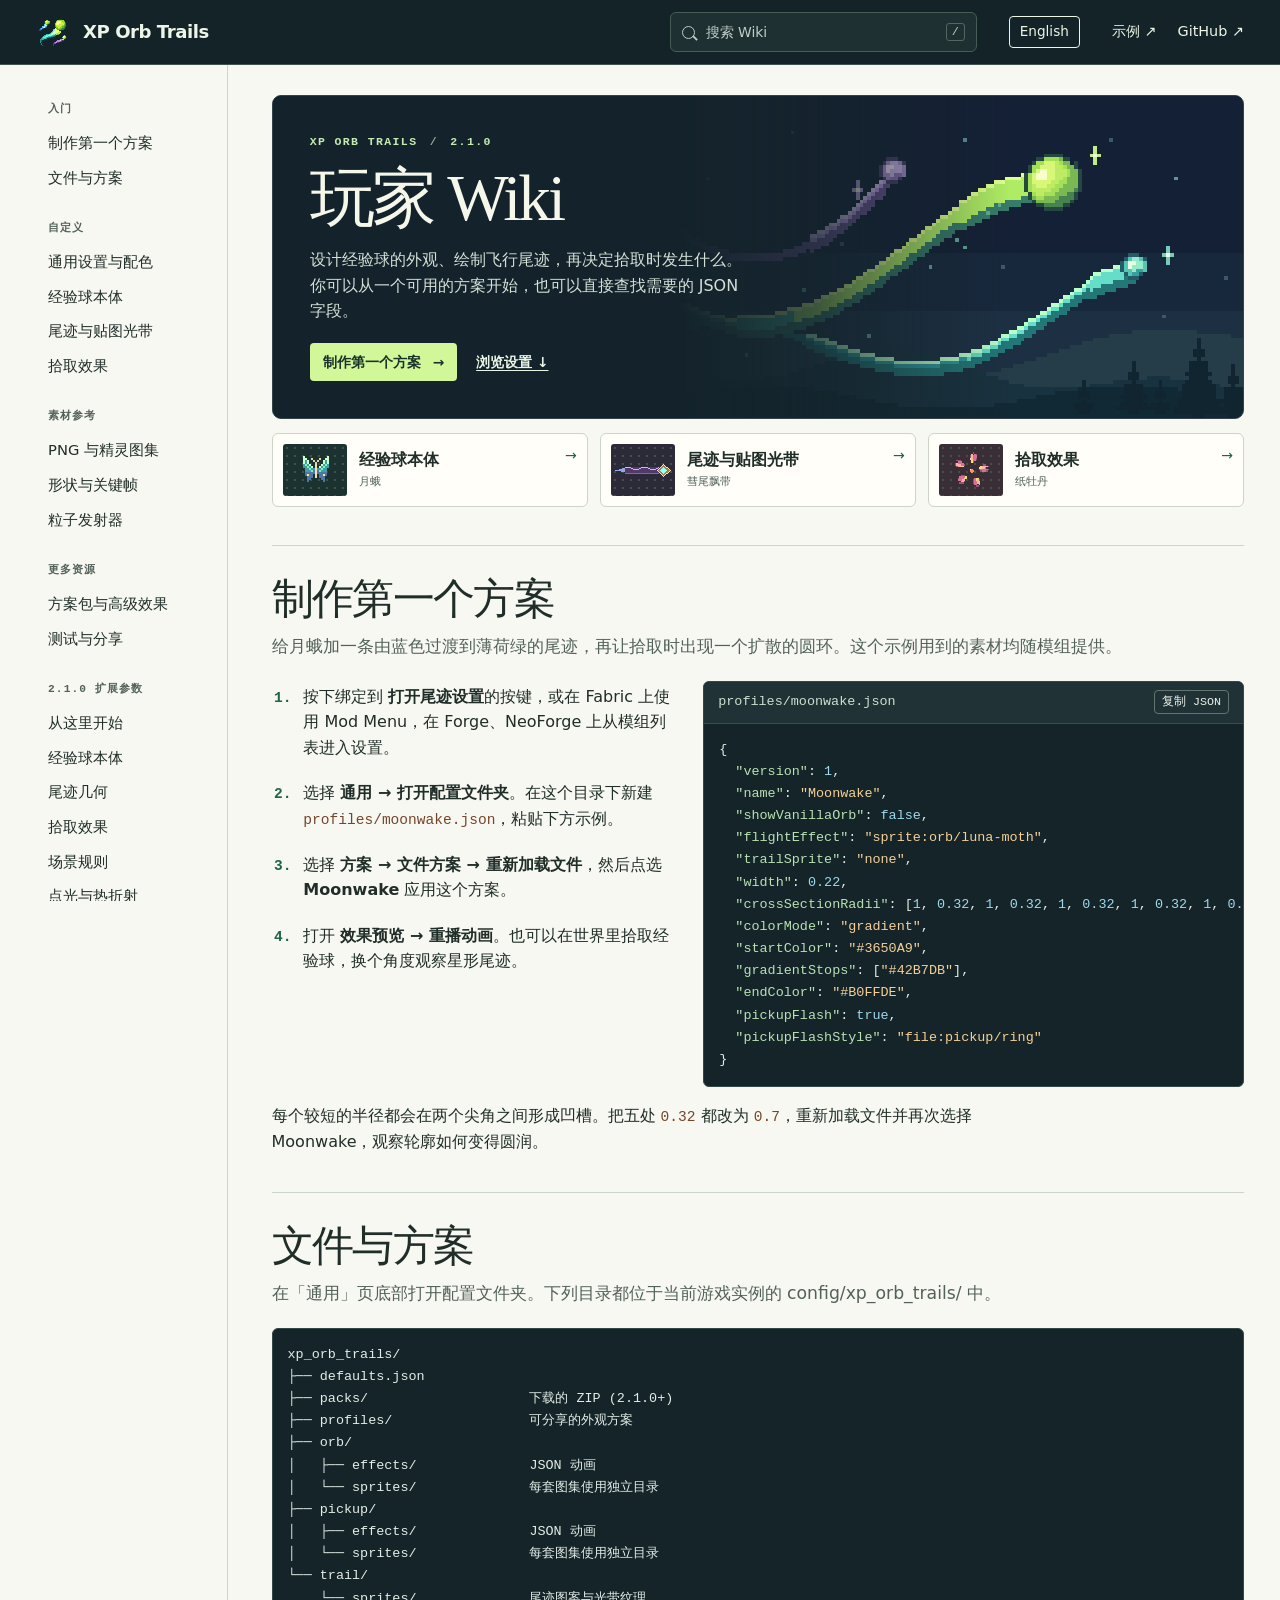
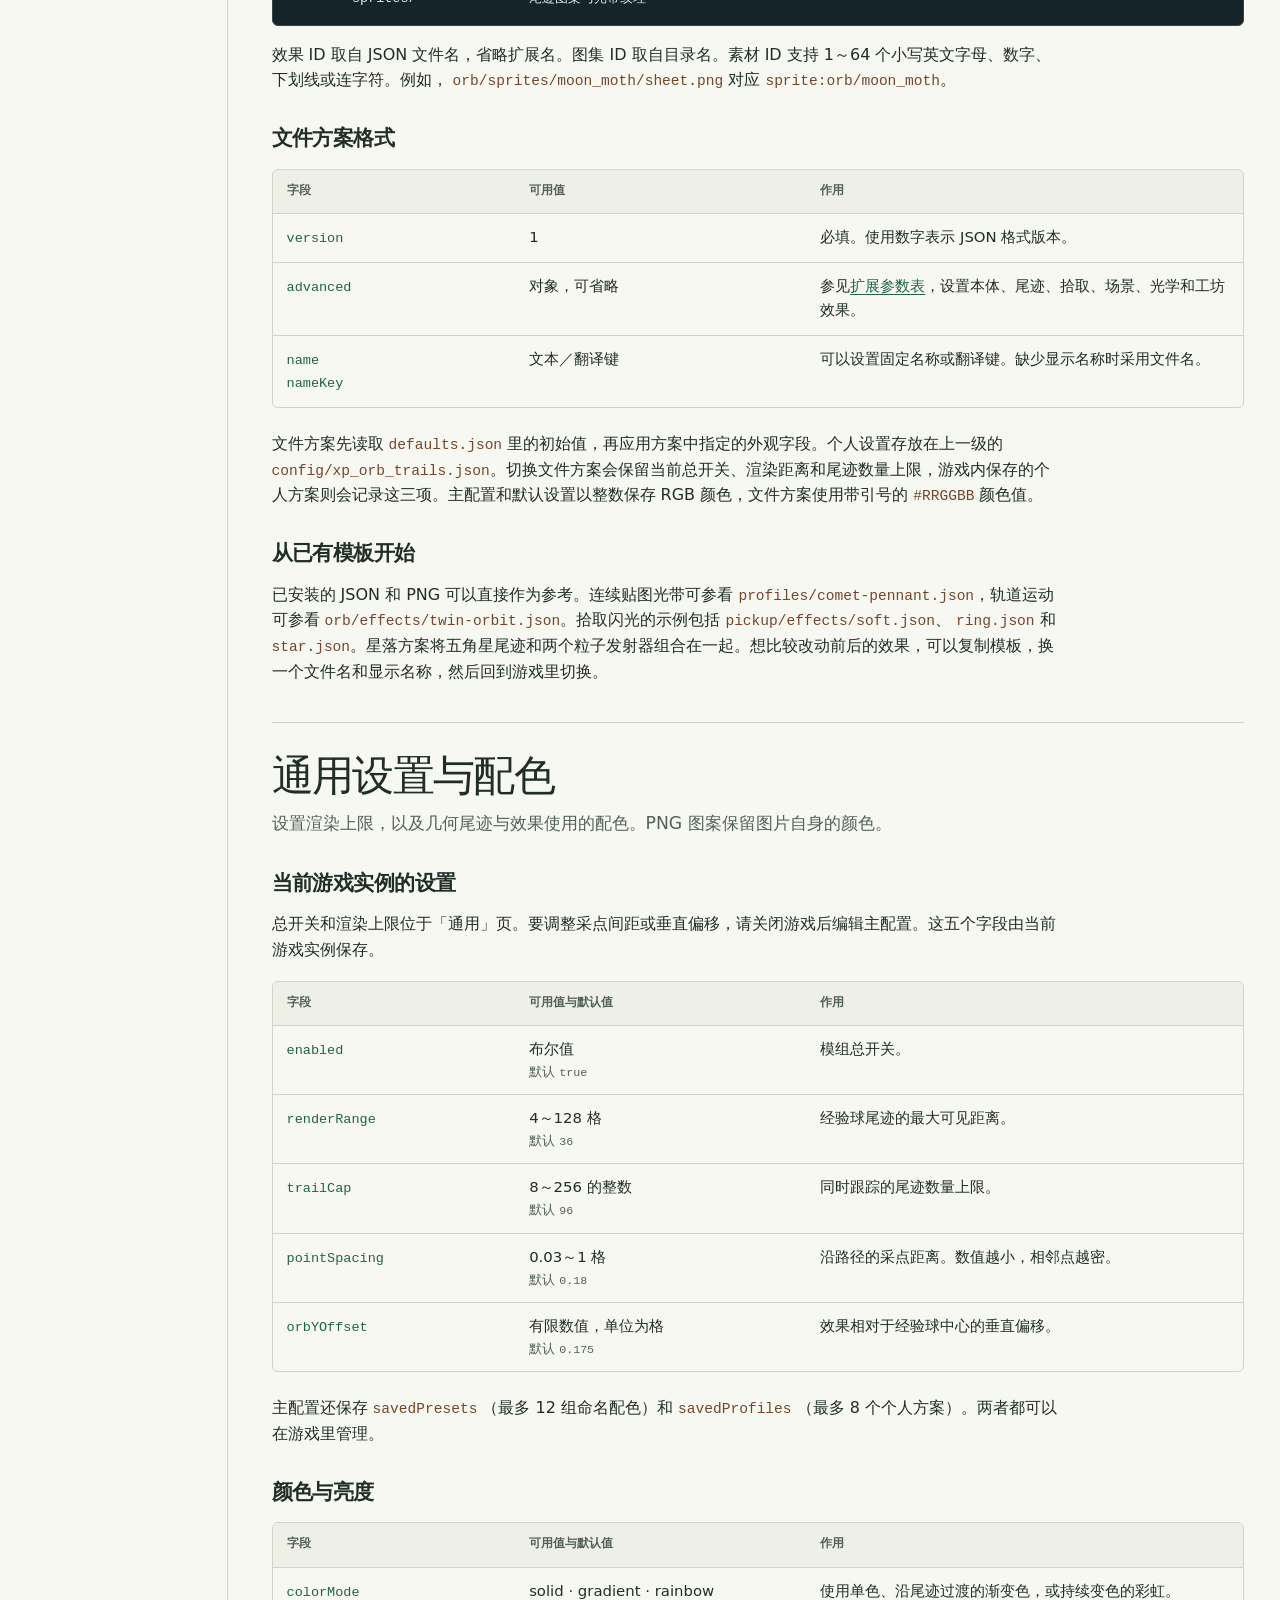
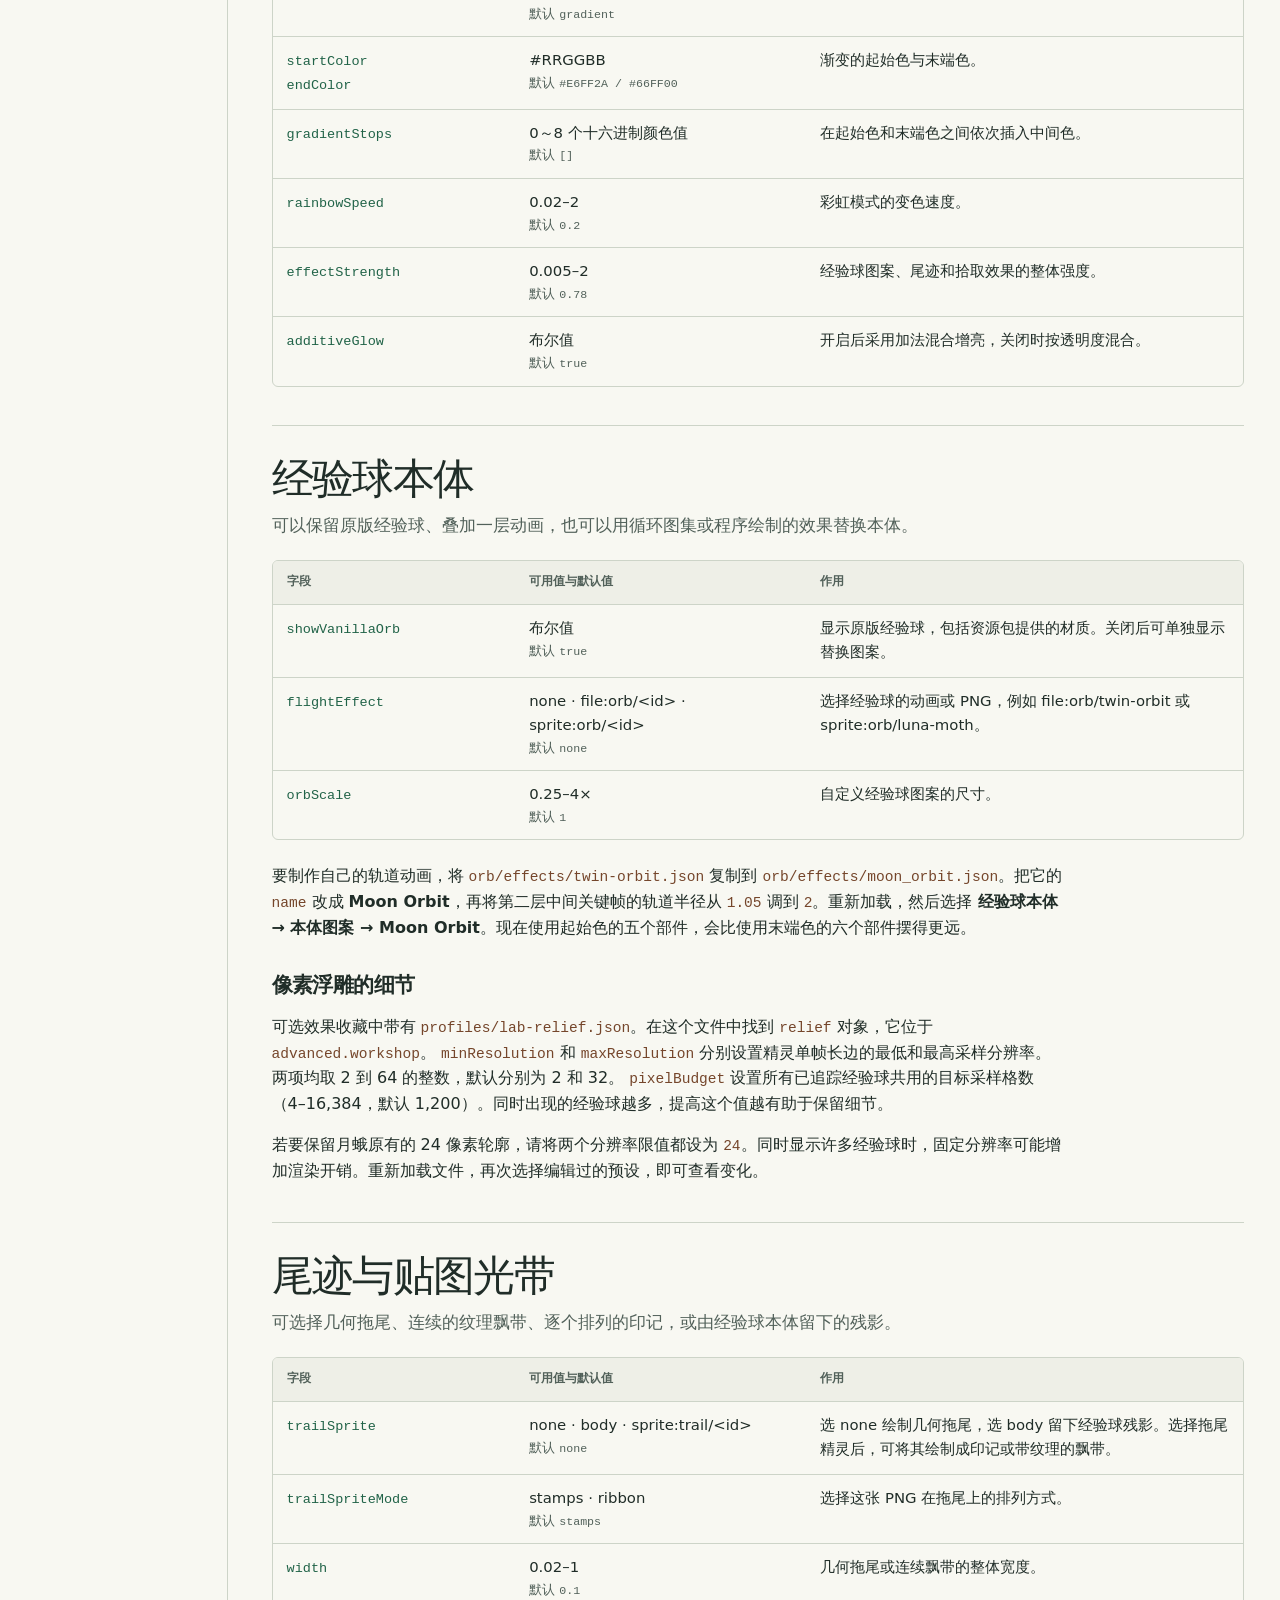
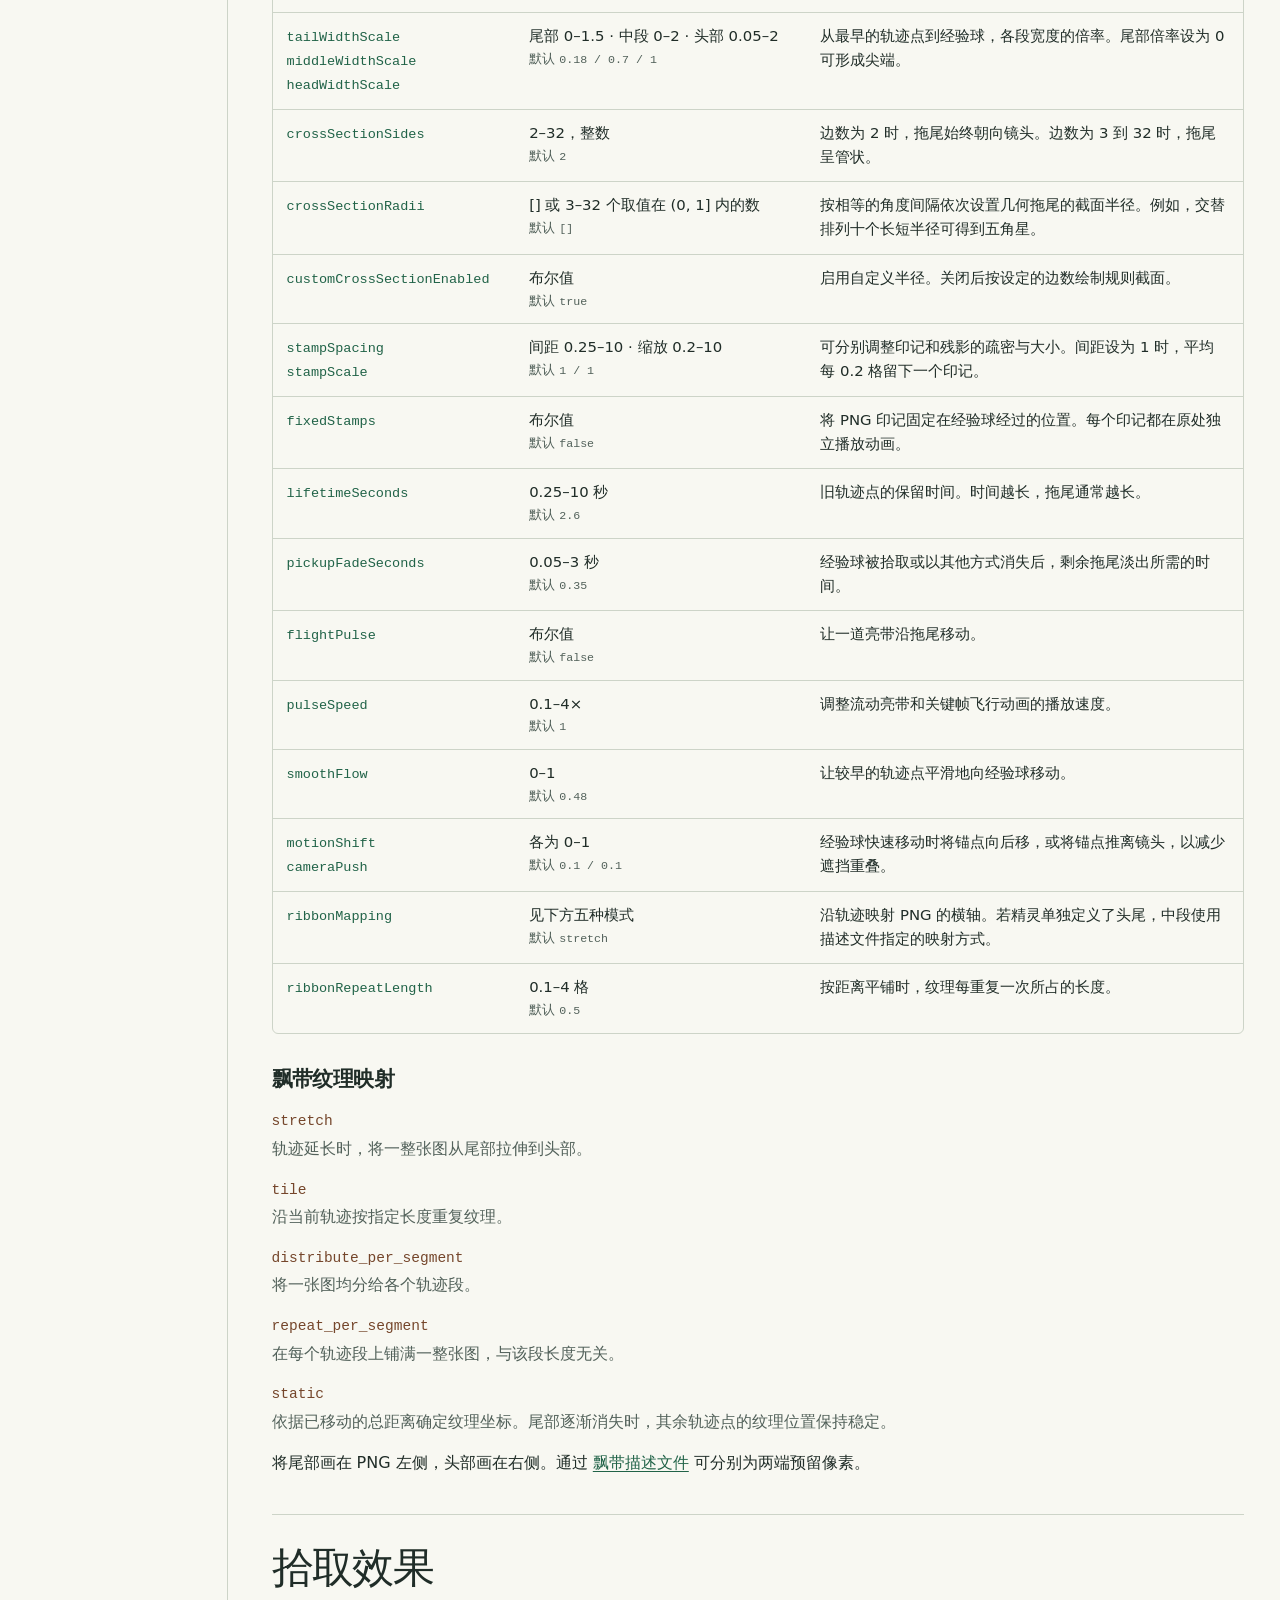
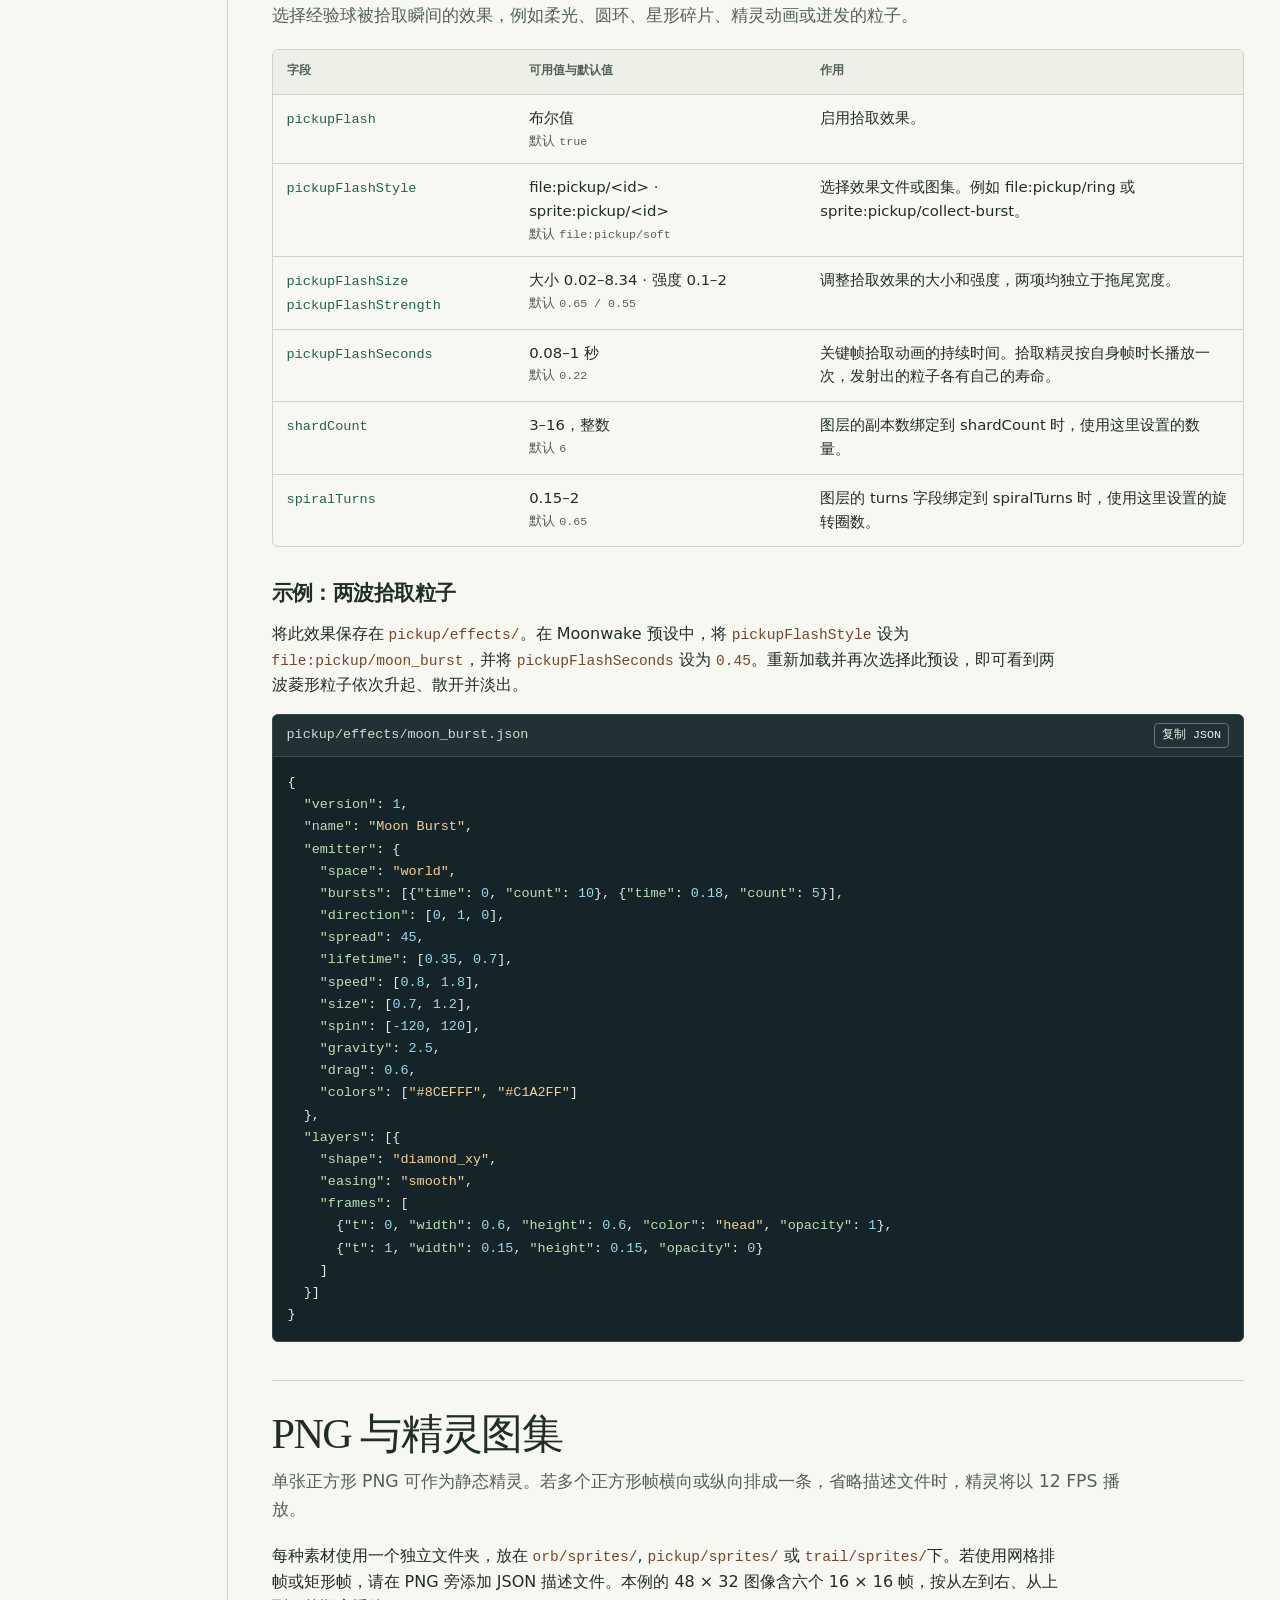
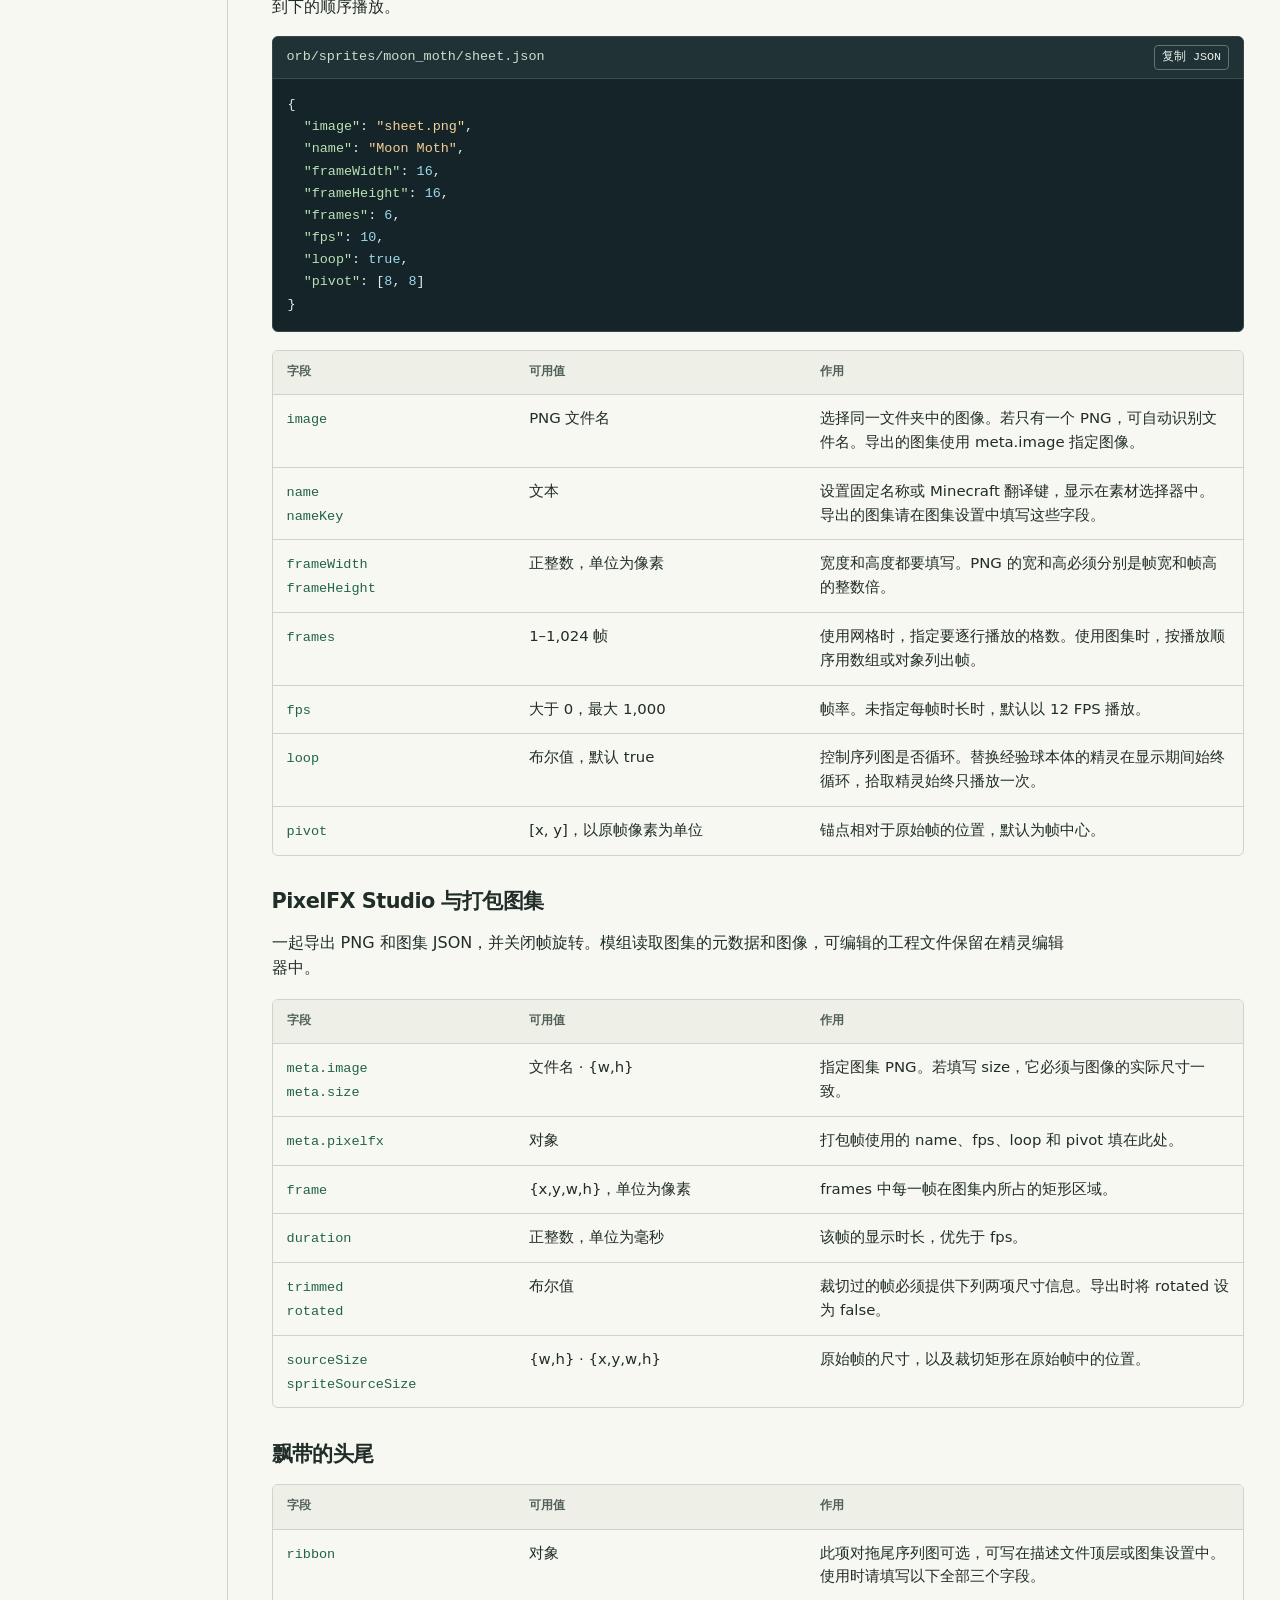
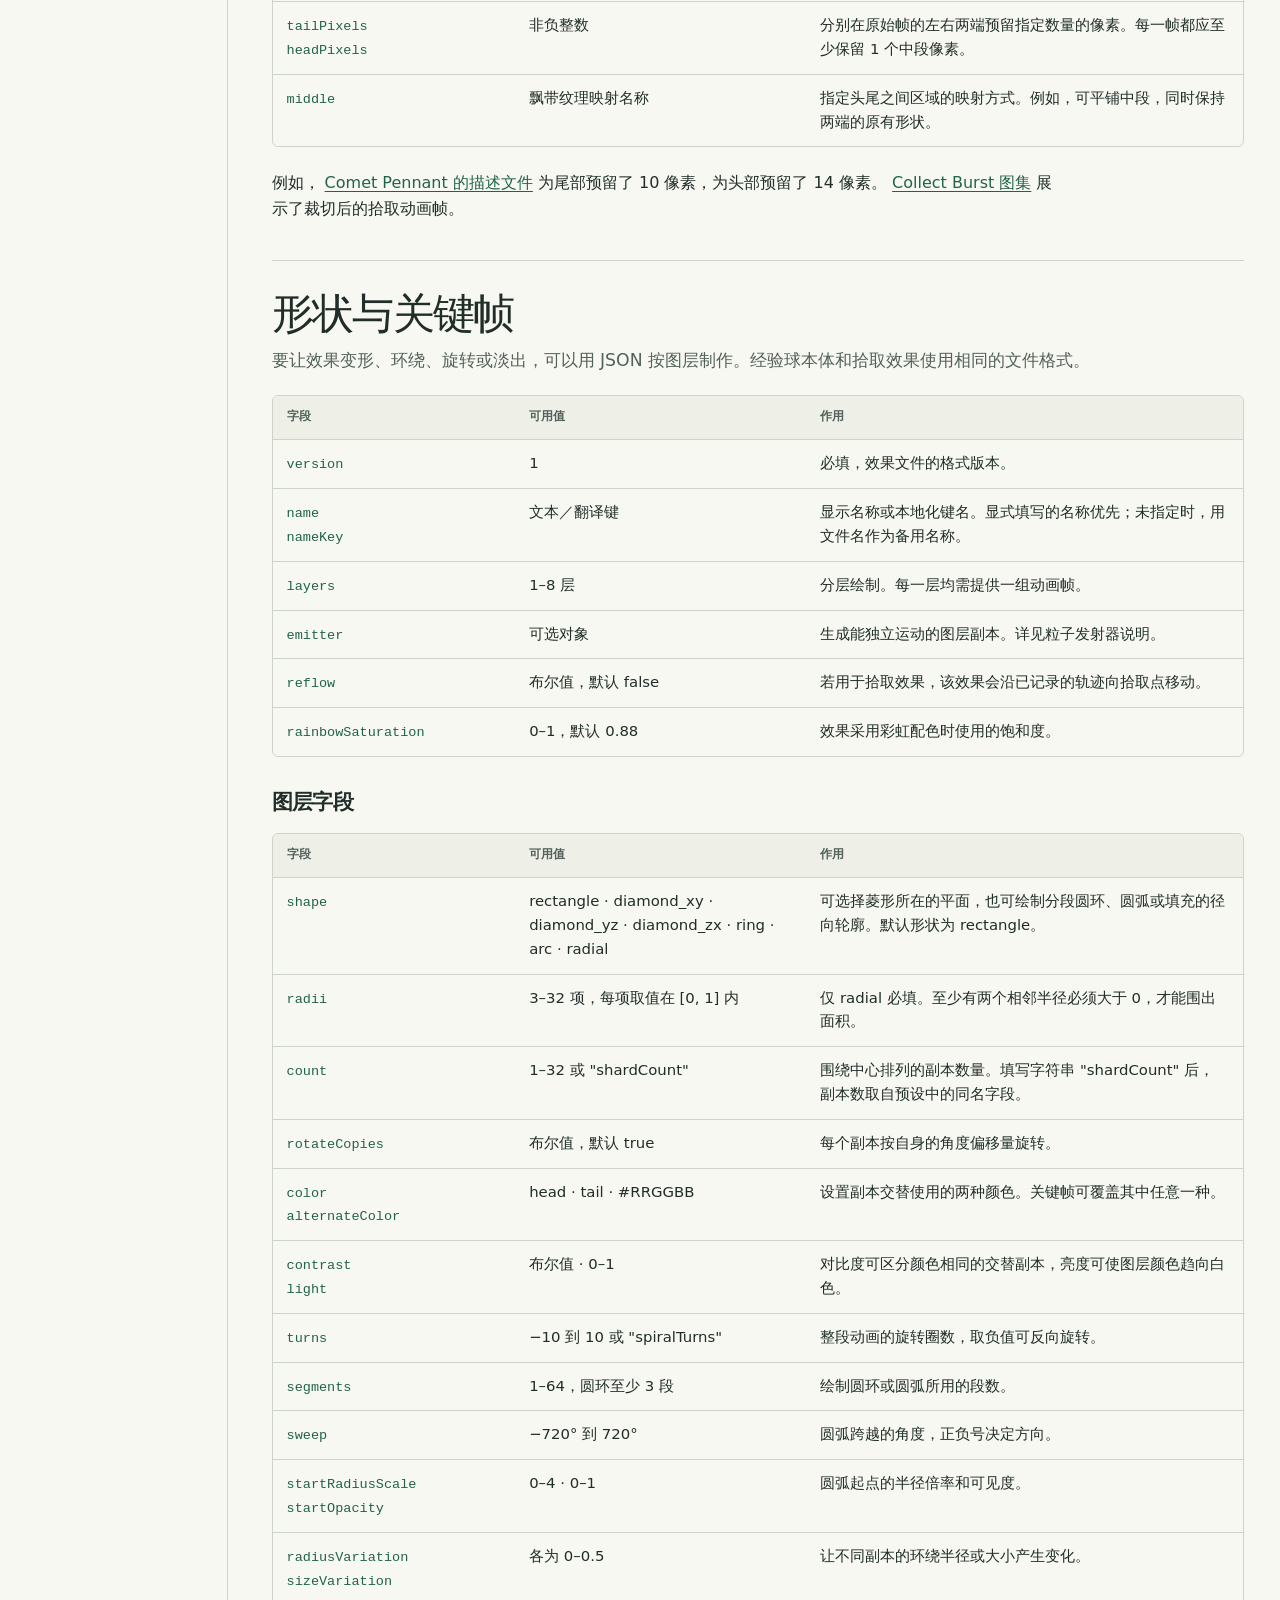
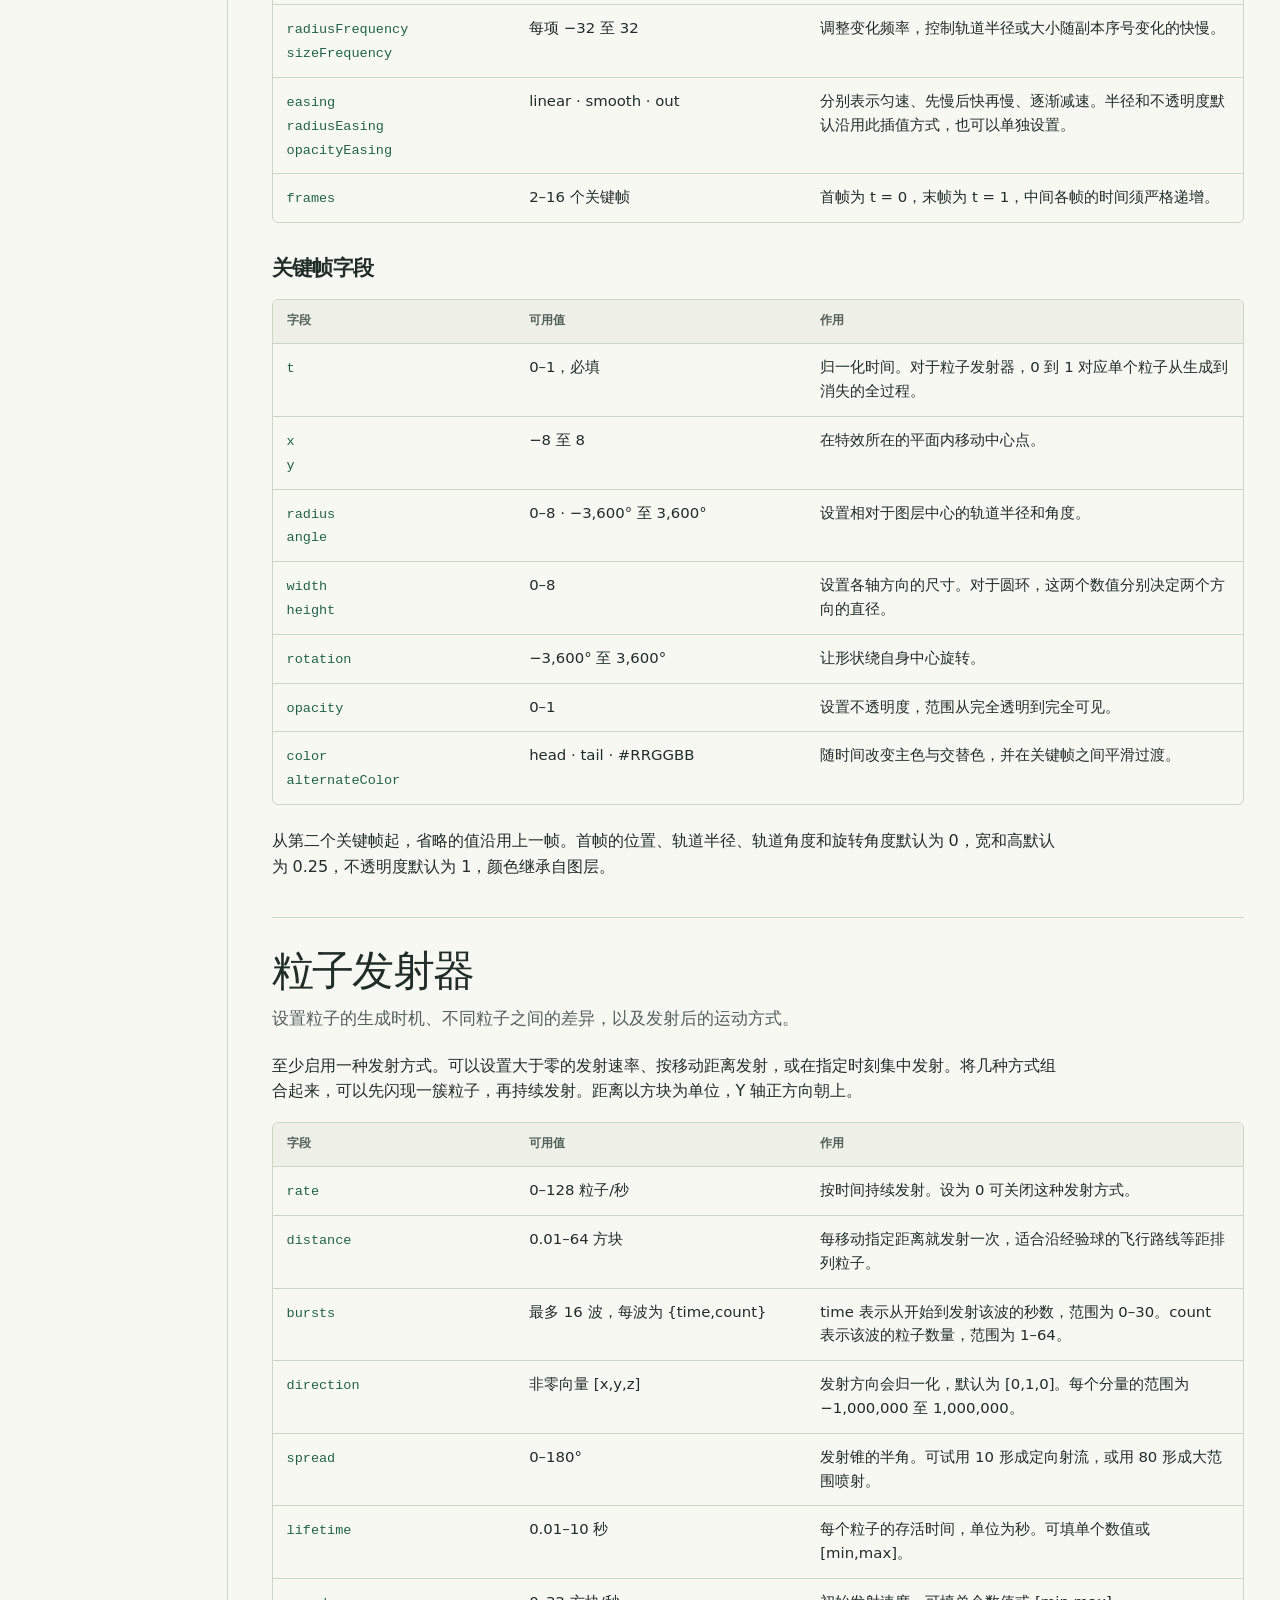
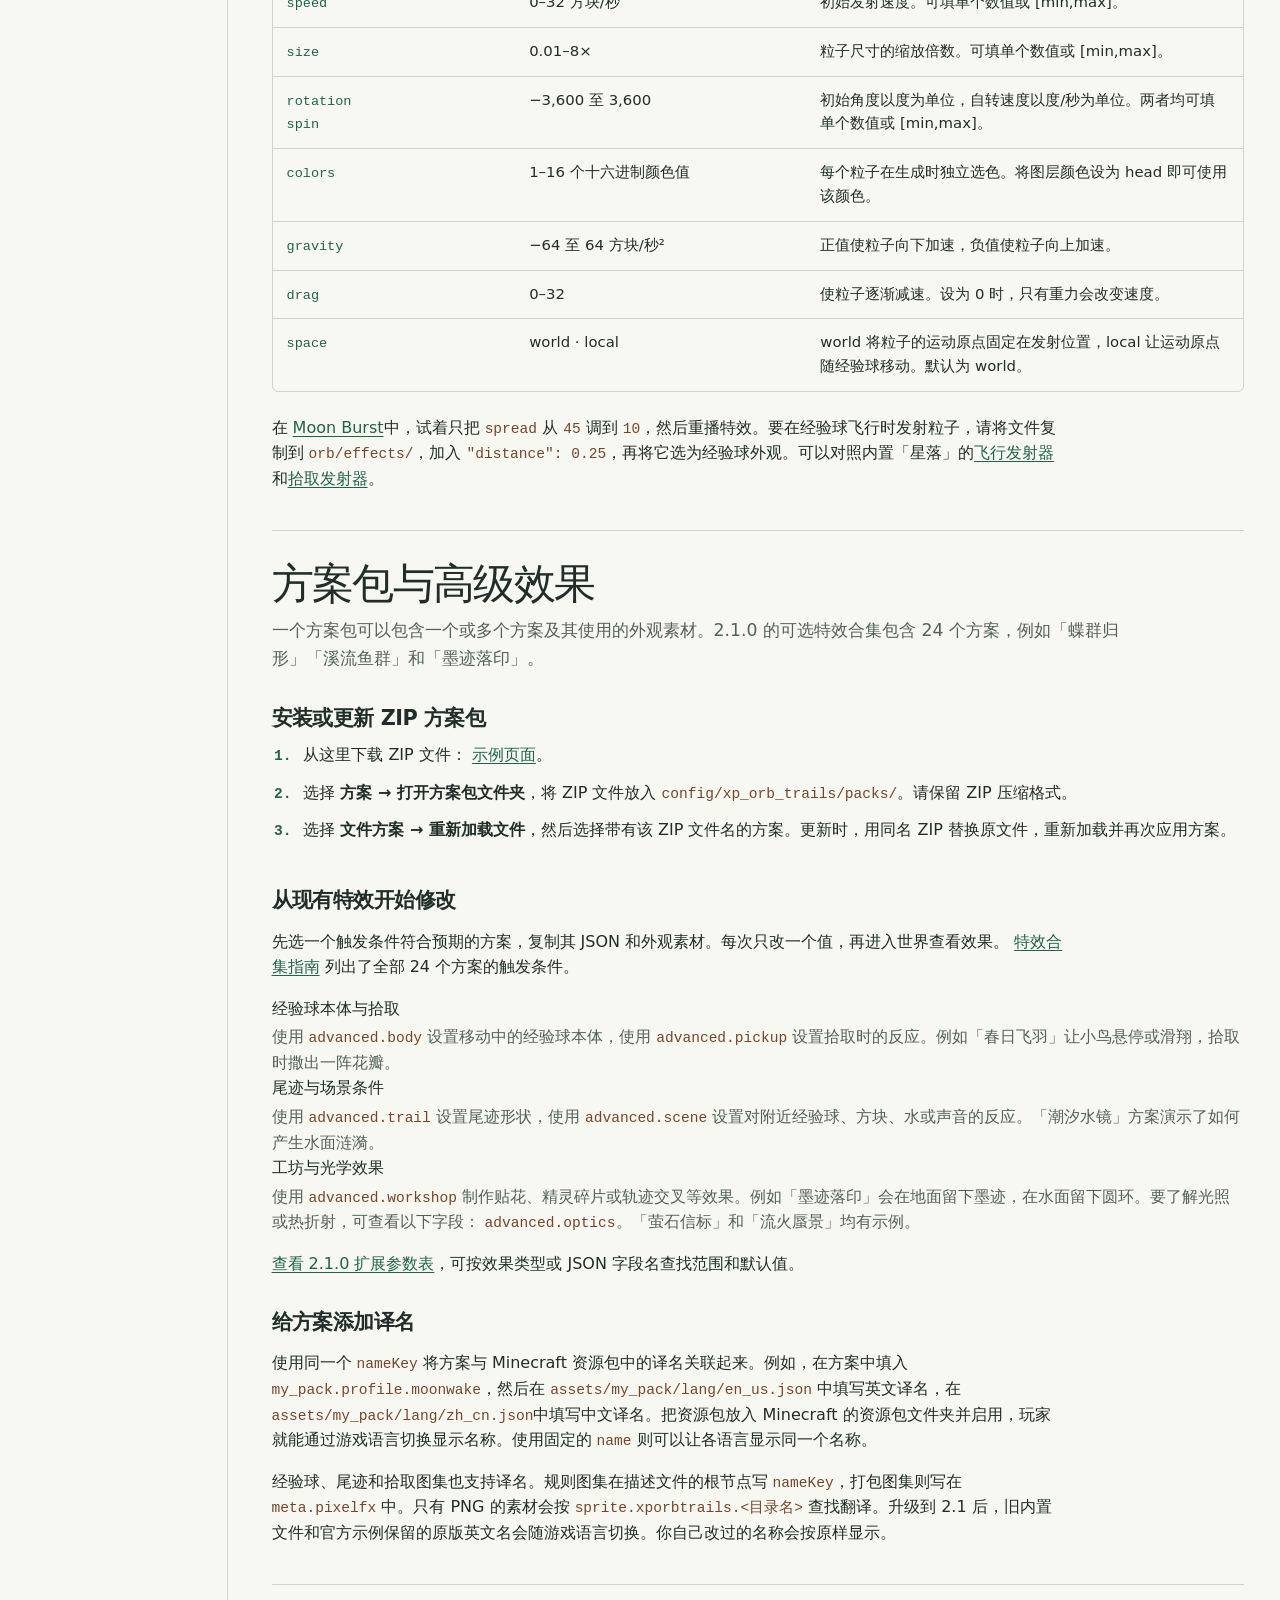
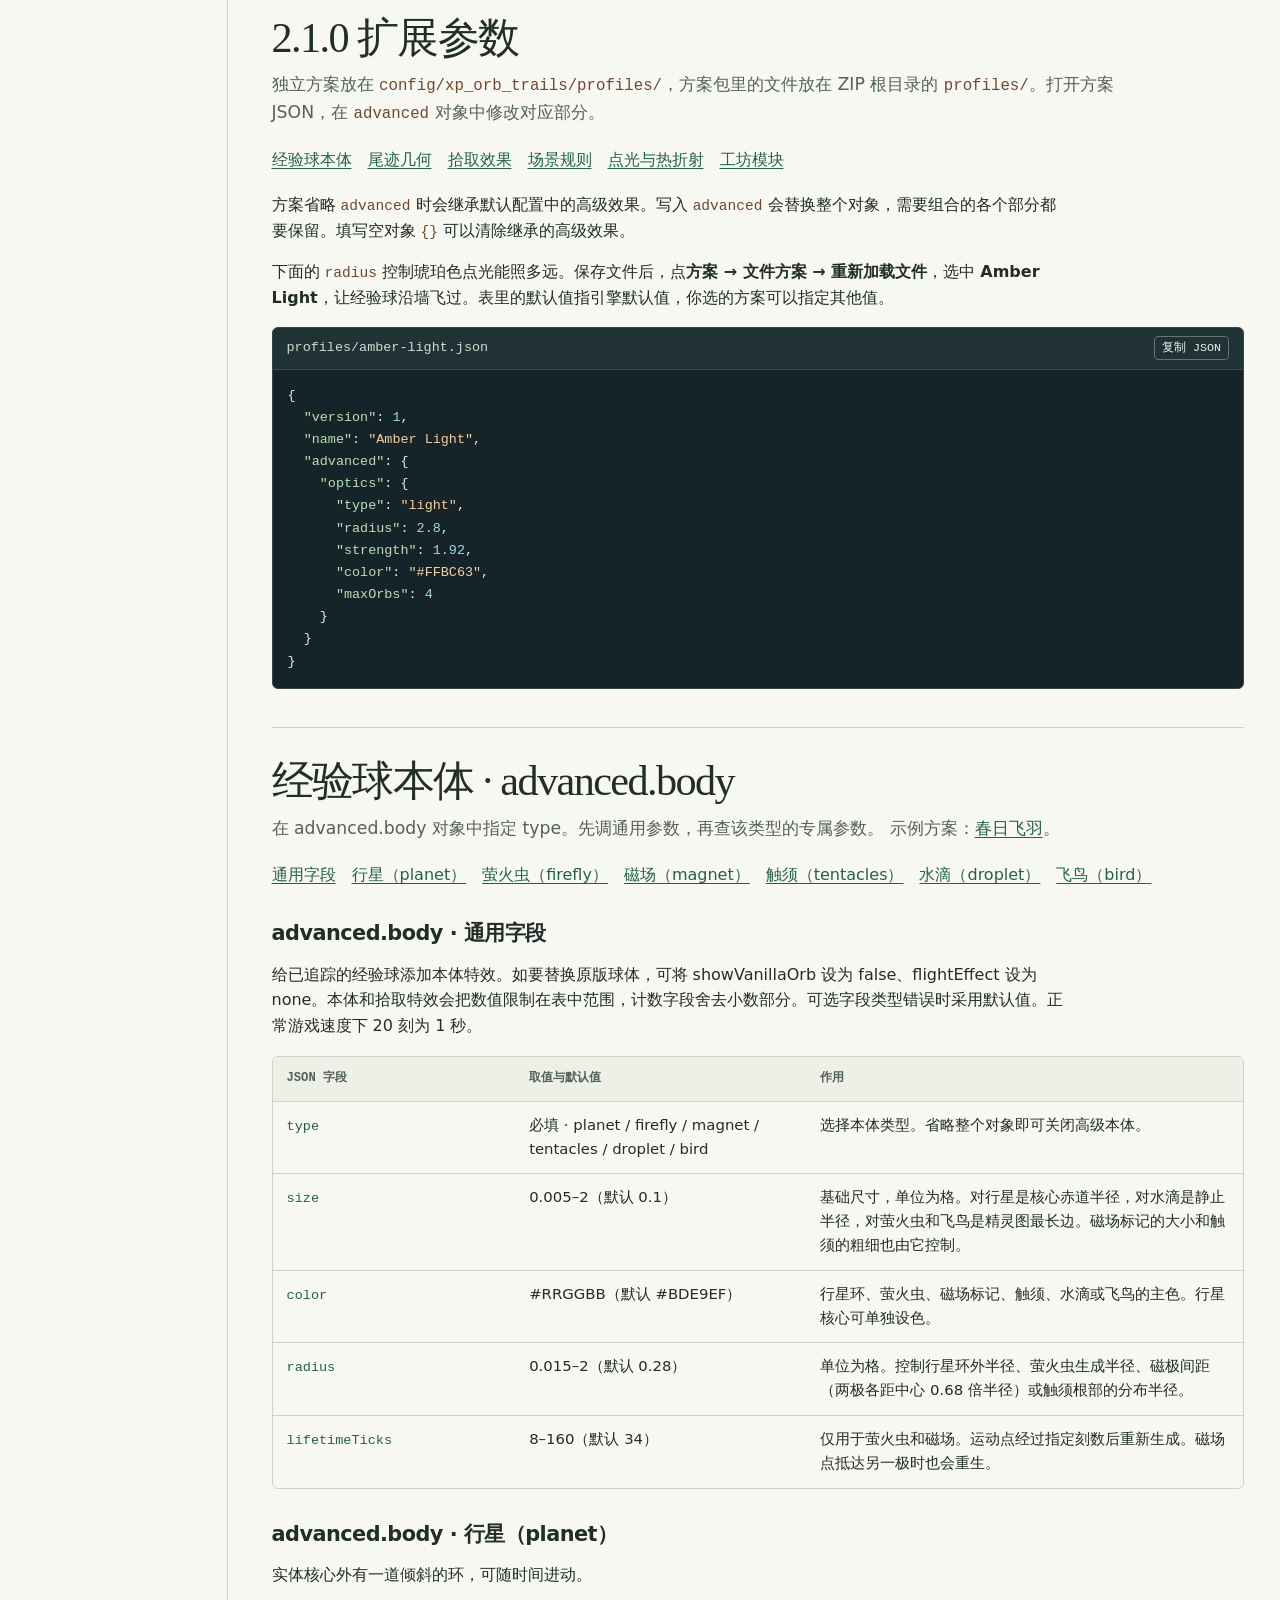
<file: docs/wiki/zh-cn.html>
<!doctype html>
<html lang="zh-CN">
<head>
  <meta charset="utf-8">
  <meta name="viewport" content="width=device-width, initial-scale=1">
  <meta name="description" content="为经验球制作本体、尾迹与拾取效果。查阅 XP Orb Trails 2.1.0 的方案、图集、粒子发射器和 ZIP 安装说明。">
  <title>玩家 Wiki · XP Orb Trails</title>
  <link rel="icon" href="art/orb-icon.png" type="image/png">
  <link rel="stylesheet" href="wiki.css">
  <script defer src="wiki.js"></script>
</head>
<body>
<a class="skip" href="#guide">跳到指南正文</a>
<header class="top">
  <div class="top-inner">
    <a class="brand" href="#guide"><img src="art/orb-icon.png" width="36" height="36" alt="">XP Orb Trails</a>
    <div class="search" hidden>
      <label class="sr-only" for="find">搜索 Wiki</label>
      <div class="search-box"><span class="lens" aria-hidden="true"></span><input id="find" type="search" placeholder="搜索 Wiki" autocomplete="off" aria-keyshortcuts="/"><kbd aria-hidden="true">/</kbd></div>
    </div>
    <a class="language-link" href="index.html" hreflang="en" lang="en">English</a>
    <div class="out-links"><a href="https://github.com/GoldenEggOVO/xp_orb_trails/blob/26.3/examples/README.zh-CN.md">示例 ↗</a><a href="https://github.com/GoldenEggOVO/xp_orb_trails">GitHub ↗</a></div>
  </div>
</header>
<div class="layout">
  <aside aria-label="Wiki 导航">
    <div class="rail">
      <details id="contents" open>
        <summary>目录 <span id="mobile-chapter"></span></summary>
        <nav aria-label="目录">
          <div class="nav-group">
        <p>入门</p>
            <a href="#make-your-first-file-profile">制作第一个方案</a>
            <a href="#where-your-files-go">文件与方案</a>
          </div>
          <div class="nav-group">
        <p>自定义</p>
            <a href="#general">通用设置与配色</a>
            <a href="#orb-body">经验球本体</a>
            <a href="#choose-how-a-trail-is-drawn">尾迹与贴图光带</a>
            <a href="#write-a-pickup-effect">拾取效果</a>
          </div>
          <div class="nav-group">
        <p>素材参考</p>
            <a href="#bring-your-own-sprite">PNG 与精灵图集</a>
            <a href="#animate-a-shape">形状与关键帧</a>
            <a href="#tune-the-emitter">粒子发射器</a>
          </div>
          <div class="nav-group">
        <p>更多资源</p>
            <a href="#effect-packs">方案包与高级效果</a>
            <a href="#test-and-share-your-look">测试与分享</a>
          </div>
          <div class="nav-group">
            <p>2.1.0 扩展参数</p>
            <a href="#advanced-parameters">从这里开始</a>
            <a href="#advanced-body">经验球本体</a>
            <a href="#advanced-trail">尾迹几何</a>
            <a href="#advanced-pickup">拾取效果</a>
            <a href="#advanced-scene">场景规则</a>
            <a href="#advanced-optics">点光与热折射</a>
            <a href="#advanced-workshop">工坊模块</a>
          </div>
          <div class="mobile-links"><a href="https://github.com/GoldenEggOVO/xp_orb_trails/blob/26.3/examples/README.zh-CN.md">示例 ↗</a><a href="https://github.com/GoldenEggOVO/xp_orb_trails">GitHub ↗</a></div>
        </nav>
      </details>
    </div>
  </aside>
  <main id="guide" tabindex="-1">
    <div id="reading">
      <div class="hero">
        <div class="hero-copy">
        <p class="version">XP ORB TRAILS <span>/</span> 2.1.0</p>
          <h1>玩家 Wiki</h1>
          <p>设计经验球的外观、绘制飞行尾迹，再决定拾取时发生什么。你可以从一个可用的方案开始，也可以直接查找需要的 JSON 字段。</p>
          <div class="hero-actions">
            <a class="primary" href="#make-your-first-file-profile">制作第一个方案 <span aria-hidden="true">→</span></a>
            <a href="#general">浏览设置 <span aria-hidden="true">↓</span></a>
          </div>
        </div>
        <div class="hero-art" aria-hidden="true"></div>
      </div>
      <nav class="specimens" aria-label="浏览效果">
        <a href="#orb-body"><span class="swatch moth" aria-hidden="true"><i></i></span><span class="specimen-name"><strong>经验球本体</strong><small>月蛾</small></span><span class="arrow" aria-hidden="true">→</span></a>
        <a href="#choose-how-a-trail-is-drawn"><span class="swatch pennant" aria-hidden="true"><i></i></span><span class="specimen-name"><strong>尾迹与贴图光带</strong><small>彗尾飘带</small></span><span class="arrow" aria-hidden="true">→</span></a>
        <a href="#write-a-pickup-effect"><span class="swatch peony" aria-hidden="true"><i></i></span><span class="specimen-name"><strong>拾取效果</strong><small>纸牡丹</small></span><span class="arrow" aria-hidden="true">→</span></a>
      </nav>
      <section class="chapter" id="make-your-first-file-profile" aria-labelledby="title-make-your-first-file-profile">
        <h2 id="title-make-your-first-file-profile">制作第一个方案</h2>
        <p class="intro">给月蛾加一条由蓝色过渡到薄荷绿的尾迹，再让拾取时出现一个扩散的圆环。这个示例用到的素材均随模组提供。</p>
        <div class="recipe">
        <ol class="steps"><li>按下绑定到 <strong>打开尾迹设置</strong>的按键，或在 Fabric 上使用 Mod Menu，在 Forge、NeoForge 上从模组列表进入设置。</li><li>选择 <strong>通用 → 打开配置文件夹</strong>。在这个目录下新建 <code>profiles/moonwake.json</code>，粘贴下方示例。</li><li>选择 <strong>方案 → 文件方案 → 重新加载文件</strong>，然后点选 <strong>Moonwake</strong> 应用这个方案。</li><li>打开 <strong>效果预览 → 重播动画</strong>。也可以在世界里拾取经验球，换个角度观察星形尾迹。</li></ol>
        <figure class="sample"><figcaption>profiles/moonwake.json</figcaption>
<pre><code>{
  "version": 1,
  "name": "Moonwake",
  "showVanillaOrb": false,
  "flightEffect": "sprite:orb/luna-moth",
  "trailSprite": "none",
  "width": 0.22,
  "crossSectionRadii": [1, 0.32, 1, 0.32, 1, 0.32, 1, 0.32, 1, 0.32],
  "colorMode": "gradient",
  "startColor": "#3650A9",
  "gradientStops": ["#42B7DB"],
  "endColor": "#B0FFDE",
  "pickupFlash": true,
  "pickupFlashStyle": "file:pickup/ring"
}</code></pre></figure>
        </div>
        <p>每个较短的半径都会在两个尖角之间形成凹槽。把五处 <code>0.32</code> 都改为 <code>0.7</code>，重新加载文件并再次选择 Moonwake，观察轮廓如何变得圆润。</p>
      </section>
      <section class="chapter" id="where-your-files-go" aria-labelledby="title-where-your-files-go">
        <h2 id="title-where-your-files-go">文件与方案</h2>
        <p class="intro">在「通用」页底部打开配置文件夹。下列目录都位于当前游戏实例的 config/xp_orb_trails/ 中。</p>
        <pre class="tree"><code>xp_orb_trails/
├── defaults.json
├── packs/                    下载的 ZIP (2.1.0+)
├── profiles/                 可分享的外观方案
├── orb/
│   ├── effects/              JSON 动画
│   └── sprites/              每套图集使用独立目录
├── pickup/
│   ├── effects/              JSON 动画
│   └── sprites/              每套图集使用独立目录
└── trail/
    └── sprites/              尾迹图案与光带纹理</code></pre>
        <p>效果 ID 取自 JSON 文件名，省略扩展名。图集 ID 取自目录名。素材 ID 支持 1～64 个小写英文字母、数字、下划线或连字符。例如， <code>orb/sprites/moon_moth/sheet.png</code> 对应 <code>sprite:orb/moon_moth</code>。</p>
        <h3 id="profile-fields">文件方案格式</h3>
        <div class="table-wrap"><table>
        <thead><tr><th scope="col">字段</th><th scope="col">可用值</th><th scope="col">作用</th></tr></thead>
        <tbody>
<tr id="profile-version"><th scope="row"><code>version</code></th><td>1</td><td>必填。使用数字表示 JSON 格式版本。</td></tr>
<tr id="profile-advanced"><th scope="row"><code>advanced</code></th><td>对象，可省略</td><td>参见<a href="#advanced-parameters">扩展参数表</a>，设置本体、尾迹、拾取、场景、光学和工坊效果。</td></tr>
<tr id="profile-name"><th scope="row"><code>name</code><br><code>nameKey</code></th><td>文本／翻译键</td><td>可以设置固定名称或翻译键。缺少显示名称时采用文件名。</td></tr>
</tbody></table></div>
        <p>文件方案先读取 <code>defaults.json</code> 里的初始值，再应用方案中指定的外观字段。个人设置存放在上一级的 <code>config/xp_orb_trails.json</code>。切换文件方案会保留当前总开关、渲染距离和尾迹数量上限，游戏内保存的个人方案则会记录这三项。主配置和默认设置以整数保存 RGB 颜色，文件方案使用带引号的 <code>#RRGGBB</code> 颜色值。</p>
        <h3 id="editable-templates">从已有模板开始</h3>
        <p>已安装的 JSON 和 PNG 可以直接作为参考。连续贴图光带可参看 <code>profiles/comet-pennant.json</code>，轨道运动可参看 <code>orb/effects/twin-orbit.json</code>。拾取闪光的示例包括 <code>pickup/effects/soft.json</code>、 <code>ring.json</code> 和 <code>star.json</code>。星落方案将五角星尾迹和两个粒子发射器组合在一起。想比较改动前后的效果，可以复制模板，换一个文件名和显示名称，然后回到游戏里切换。</p>
      </section>
      <section class="chapter" id="general" aria-labelledby="title-general">
        <h2 id="title-general">通用设置与配色</h2>
        <p class="intro">设置渲染上限，以及几何尾迹与效果使用的配色。PNG 图案保留图片自身的颜色。</p>
        <h3 id="general-global">当前游戏实例的设置</h3>
        <p>总开关和渲染上限位于「通用」页。要调整采点间距或垂直偏移，请关闭游戏后编辑主配置。这五个字段由当前游戏实例保存。</p>
        <div class="table-wrap"><table>
        <thead><tr><th scope="col">字段</th><th scope="col">可用值与默认值</th><th scope="col">作用</th></tr></thead>
        <tbody>
<tr id="global-enabled"><th scope="row"><code>enabled</code></th><td>布尔值<small>默认 <code>true</code></small></td><td>模组总开关。</td></tr>
<tr id="global-renderRange"><th scope="row"><code>renderRange</code></th><td>4～128 格<small>默认 <code>36</code></small></td><td>经验球尾迹的最大可见距离。</td></tr>
<tr id="global-trailCap"><th scope="row"><code>trailCap</code></th><td>8～256 的整数<small>默认 <code>96</code></small></td><td>同时跟踪的尾迹数量上限。</td></tr>
<tr id="global-pointSpacing"><th scope="row"><code>pointSpacing</code></th><td>0.03～1 格<small>默认 <code>0.18</code></small></td><td>沿路径的采点距离。数值越小，相邻点越密。</td></tr>
<tr id="global-orbYOffset"><th scope="row"><code>orbYOffset</code></th><td>有限数值，单位为格<small>默认 <code>0.175</code></small></td><td>效果相对于经验球中心的垂直偏移。</td></tr>
</tbody></table></div>
        <p>主配置还保存 <code>savedPresets</code> （最多 12 组命名配色）和 <code>savedProfiles</code> （最多 8 个个人方案）。两者都可以在游戏里管理。</p>
        <h3 id="shared-colors">颜色与亮度</h3>
        <div class="table-wrap"><table>
        <thead><tr><th scope="col">字段</th><th scope="col">可用值与默认值</th><th scope="col">作用</th></tr></thead>
        <tbody>
<tr id="general-colorMode"><th scope="row"><code>colorMode</code></th><td>solid · gradient · rainbow<small>默认 <code>gradient</code></small></td><td>使用单色、沿尾迹过渡的渐变色，或持续变色的彩虹。</td></tr>
<tr id="general-startColor"><th scope="row"><code>startColor</code><br><code>endColor</code></th><td>#RRGGBB<small>默认 <code>#E6FF2A / #66FF00</code></small></td><td>渐变的起始色与末端色。</td></tr>
<tr id="general-gradientStops"><th scope="row"><code>gradientStops</code></th><td>0～8 个十六进制颜色值<small>默认 <code>[]</code></small></td><td>在起始色和末端色之间依次插入中间色。</td></tr>
<tr id="general-rainbowSpeed"><th scope="row"><code>rainbowSpeed</code></th><td>0.02–2<small>默认 <code>0.2</code></small></td><td>彩虹模式的变色速度。</td></tr>
<tr id="general-effectStrength"><th scope="row"><code>effectStrength</code></th><td>0.005–2<small>默认 <code>0.78</code></small></td><td>经验球图案、尾迹和拾取效果的整体强度。</td></tr>
<tr id="general-additiveGlow"><th scope="row"><code>additiveGlow</code></th><td>布尔值<small>默认 <code>true</code></small></td><td>开启后采用加法混合增亮，关闭时按透明度混合。</td></tr>
</tbody></table></div>
      </section>
      <section class="chapter" id="orb-body" aria-labelledby="title-orb-body">
        <h2 id="title-orb-body">经验球本体</h2>
        <p class="intro">可以保留原版经验球、叠加一层动画，也可以用循环图集或程序绘制的效果替换本体。</p>
        <div class="table-wrap"><table>
        <thead><tr><th scope="col">字段</th><th scope="col">可用值与默认值</th><th scope="col">作用</th></tr></thead>
        <tbody>
<tr id="orb-showVanillaOrb"><th scope="row"><code>showVanillaOrb</code></th><td>布尔值<small>默认 <code>true</code></small></td><td>显示原版经验球，包括资源包提供的材质。关闭后可单独显示替换图案。</td></tr>
<tr id="orb-flightEffect"><th scope="row"><code>flightEffect</code></th><td>none · file:orb/&lt;id&gt; · sprite:orb/&lt;id&gt;<small>默认 <code>none</code></small></td><td>选择经验球的动画或 PNG，例如 file:orb/twin-orbit 或 sprite:orb/luna-moth。</td></tr>
<tr id="orb-orbScale"><th scope="row"><code>orbScale</code></th><td>0.25–4×<small>默认 <code>1</code></small></td><td>自定义经验球图案的尺寸。</td></tr>
</tbody></table></div>
        <p>要制作自己的轨道动画，将 <code>orb/effects/twin-orbit.json</code> 复制到 <code>orb/effects/moon_orbit.json</code>。把它的 <code>name</code> 改成 <strong>Moon Orbit</strong>，再将第二层中间关键帧的轨道半径从 <code>1.05</code> 调到 <code>2</code>。重新加载，然后选择 <strong>经验球本体 → 本体图案 → Moon Orbit</strong>。现在使用起始色的五个部件，会比使用末端色的六个部件摆得更远。</p>
        <h3 id="pixel-relief">像素浮雕的细节</h3>
        <p>可选效果收藏中带有 <code>profiles/lab-relief.json</code>。在这个文件中找到 <code>relief</code> 对象，它位于 <code>advanced.workshop</code>。 <code>minResolution</code> 和 <code>maxResolution</code> 分别设置精灵单帧长边的最低和最高采样分辨率。两项均取 2 到 64 的整数，默认分别为 2 和 32。 <code>pixelBudget</code> 设置所有已追踪经验球共用的目标采样格数（4–16,384，默认 1,200）。同时出现的经验球越多，提高这个值越有助于保留细节。</p>
        <p>若要保留月蛾原有的 24 像素轮廓，请将两个分辨率限值都设为 <code>24</code>。同时显示许多经验球时，固定分辨率可能增加渲染开销。重新加载文件，再次选择编辑过的预设，即可查看变化。</p>
      </section>
      <section class="chapter" id="choose-how-a-trail-is-drawn" aria-labelledby="title-choose-how-a-trail-is-drawn">
        <h2 id="title-choose-how-a-trail-is-drawn">尾迹与贴图光带</h2>
        <p class="intro">可选择几何拖尾、连续的纹理飘带、逐个排列的印记，或由经验球本体留下的残影。</p>
        <div class="table-wrap"><table>
        <thead><tr><th scope="col">字段</th><th scope="col">可用值与默认值</th><th scope="col">作用</th></tr></thead>
        <tbody>
<tr id="trail-trailSprite"><th scope="row"><code>trailSprite</code></th><td>none · body · sprite:trail/&lt;id&gt;<small>默认 <code>none</code></small></td><td>选 none 绘制几何拖尾，选 body 留下经验球残影。选择拖尾精灵后，可将其绘制成印记或带纹理的飘带。</td></tr>
<tr id="trail-trailSpriteMode"><th scope="row"><code>trailSpriteMode</code></th><td>stamps · ribbon<small>默认 <code>stamps</code></small></td><td>选择这张 PNG 在拖尾上的排列方式。</td></tr>
<tr id="trail-width"><th scope="row"><code>width</code></th><td>0.02–1<small>默认 <code>0.1</code></small></td><td>几何拖尾或连续飘带的整体宽度。</td></tr>
<tr id="trail-tailWidthScale"><th scope="row"><code>tailWidthScale</code><br><code>middleWidthScale</code><br><code>headWidthScale</code></th><td>尾部 0–1.5 · 中段 0–2 · 头部 0.05–2<small>默认 <code>0.18 / 0.7 / 1</code></small></td><td>从最早的轨迹点到经验球，各段宽度的倍率。尾部倍率设为 0 可形成尖端。</td></tr>
<tr id="trail-crossSectionSides"><th scope="row"><code>crossSectionSides</code></th><td>2–32，整数<small>默认 <code>2</code></small></td><td>边数为 2 时，拖尾始终朝向镜头。边数为 3 到 32 时，拖尾呈管状。</td></tr>
<tr id="trail-crossSectionRadii"><th scope="row"><code>crossSectionRadii</code></th><td>[] 或 3–32 个取值在 (0, 1] 内的数<small>默认 <code>[]</code></small></td><td>按相等的角度间隔依次设置几何拖尾的截面半径。例如，交替排列十个长短半径可得到五角星。</td></tr>
<tr id="trail-customCrossSectionEnabled"><th scope="row"><code>customCrossSectionEnabled</code></th><td>布尔值<small>默认 <code>true</code></small></td><td>启用自定义半径。关闭后按设定的边数绘制规则截面。</td></tr>
<tr id="trail-stampSpacing"><th scope="row"><code>stampSpacing</code><br><code>stampScale</code></th><td>间距 0.25–10 · 缩放 0.2–10<small>默认 <code>1 / 1</code></small></td><td>可分别调整印记和残影的疏密与大小。间距设为 1 时，平均每 0.2 格留下一个印记。</td></tr>
<tr id="trail-fixedStamps"><th scope="row"><code>fixedStamps</code></th><td>布尔值<small>默认 <code>false</code></small></td><td>将 PNG 印记固定在经验球经过的位置。每个印记都在原处独立播放动画。</td></tr>
<tr id="trail-lifetimeSeconds"><th scope="row"><code>lifetimeSeconds</code></th><td>0.25–10 秒<small>默认 <code>2.6</code></small></td><td>旧轨迹点的保留时间。时间越长，拖尾通常越长。</td></tr>
<tr id="trail-pickupFadeSeconds"><th scope="row"><code>pickupFadeSeconds</code></th><td>0.05–3 秒<small>默认 <code>0.35</code></small></td><td>经验球被拾取或以其他方式消失后，剩余拖尾淡出所需的时间。</td></tr>
<tr id="trail-flightPulse"><th scope="row"><code>flightPulse</code></th><td>布尔值<small>默认 <code>false</code></small></td><td>让一道亮带沿拖尾移动。</td></tr>
<tr id="trail-pulseSpeed"><th scope="row"><code>pulseSpeed</code></th><td>0.1–4×<small>默认 <code>1</code></small></td><td>调整流动亮带和关键帧飞行动画的播放速度。</td></tr>
<tr id="trail-smoothFlow"><th scope="row"><code>smoothFlow</code></th><td>0–1<small>默认 <code>0.48</code></small></td><td>让较早的轨迹点平滑地向经验球移动。</td></tr>
<tr id="trail-motionShift"><th scope="row"><code>motionShift</code><br><code>cameraPush</code></th><td>各为 0–1<small>默认 <code>0.1 / 0.1</code></small></td><td>经验球快速移动时将锚点向后移，或将锚点推离镜头，以减少遮挡重叠。</td></tr>
<tr id="trail-ribbonMapping"><th scope="row"><code>ribbonMapping</code></th><td>见下方五种模式<small>默认 <code>stretch</code></small></td><td>沿轨迹映射 PNG 的横轴。若精灵单独定义了头尾，中段使用描述文件指定的映射方式。</td></tr>
<tr id="trail-ribbonRepeatLength"><th scope="row"><code>ribbonRepeatLength</code></th><td>0.1–4 格<small>默认 <code>0.5</code></small></td><td>按距离平铺时，纹理每重复一次所占的长度。</td></tr>
</tbody></table></div>
        <h3 id="map-a-texture-along-the-ribbon">飘带纹理映射</h3>
        <dl class="modes">
        <dt id="topic-stretch"><code>stretch</code></dt><dd>轨迹延长时，将一整张图从尾部拉伸到头部。</dd>
        <dt id="topic-tile"><code>tile</code></dt><dd>沿当前轨迹按指定长度重复纹理。</dd>
        <dt id="topic-distribute-per-segment"><code>distribute_per_segment</code></dt><dd>将一张图均分给各个轨迹段。</dd>
        <dt id="topic-repeat-per-segment"><code>repeat_per_segment</code></dt><dd>在每个轨迹段上铺满一整张图，与该段长度无关。</dd>
        <dt id="topic-static"><code>static</code></dt><dd>依据已移动的总距离确定纹理坐标。尾部逐渐消失时，其余轨迹点的纹理位置保持稳定。</dd></dl>
        <p>将尾部画在 PNG 左侧，头部画在右侧。通过 <a href="#sprite-ribbon">飘带描述文件</a> 可分别为两端预留像素。</p>
      </section>
      <section class="chapter" id="write-a-pickup-effect" aria-labelledby="title-write-a-pickup-effect">
        <h2 id="title-write-a-pickup-effect">拾取效果</h2>
        <p class="intro">选择经验球被拾取瞬间的效果，例如柔光、圆环、星形碎片、精灵动画或迸发的粒子。</p>
        <div class="table-wrap"><table>
        <thead><tr><th scope="col">字段</th><th scope="col">可用值与默认值</th><th scope="col">作用</th></tr></thead>
        <tbody>
<tr id="pickup-pickupFlash"><th scope="row"><code>pickupFlash</code></th><td>布尔值<small>默认 <code>true</code></small></td><td>启用拾取效果。</td></tr>
<tr id="pickup-pickupFlashStyle"><th scope="row"><code>pickupFlashStyle</code></th><td>file:pickup/&lt;id&gt; · sprite:pickup/&lt;id&gt;<small>默认 <code>file:pickup/soft</code></small></td><td>选择效果文件或图集。例如 file:pickup/ring 或 sprite:pickup/collect-burst。</td></tr>
<tr id="pickup-pickupFlashSize"><th scope="row"><code>pickupFlashSize</code><br><code>pickupFlashStrength</code></th><td>大小 0.02–8.34 · 强度 0.1–2<small>默认 <code>0.65 / 0.55</code></small></td><td>调整拾取效果的大小和强度，两项均独立于拖尾宽度。</td></tr>
<tr id="pickup-pickupFlashSeconds"><th scope="row"><code>pickupFlashSeconds</code></th><td>0.08–1 秒<small>默认 <code>0.22</code></small></td><td>关键帧拾取动画的持续时间。拾取精灵按自身帧时长播放一次，发射出的粒子各有自己的寿命。</td></tr>
<tr id="pickup-shardCount"><th scope="row"><code>shardCount</code></th><td>3–16，整数<small>默认 <code>6</code></small></td><td>图层的副本数绑定到 shardCount 时，使用这里设置的数量。</td></tr>
<tr id="pickup-spiralTurns"><th scope="row"><code>spiralTurns</code></th><td>0.15–2<small>默认 <code>0.65</code></small></td><td>图层的 turns 字段绑定到 spiralTurns 时，使用这里设置的旋转圈数。</td></tr>
</tbody></table></div>
        <h3 id="moon-burst">示例：两波拾取粒子</h3>
        <p>将此效果保存在 <code>pickup/effects/</code>。在 Moonwake 预设中，将 <code>pickupFlashStyle</code> 设为 <code>file:pickup/moon_burst</code>，并将 <code>pickupFlashSeconds</code> 设为 <code>0.45</code>。重新加载并再次选择此预设，即可看到两波菱形粒子依次升起、散开并淡出。</p>
        <figure class="sample"><figcaption>pickup/effects/moon_burst.json</figcaption>
<pre><code>{
  "version": 1,
  "name": "Moon Burst",
  "emitter": {
    "space": "world",
    "bursts": [{"time": 0, "count": 10}, {"time": 0.18, "count": 5}],
    "direction": [0, 1, 0],
    "spread": 45,
    "lifetime": [0.35, 0.7],
    "speed": [0.8, 1.8],
    "size": [0.7, 1.2],
    "spin": [-120, 120],
    "gravity": 2.5,
    "drag": 0.6,
    "colors": ["#8CEFFF", "#C1A2FF"]
  },
  "layers": [{
    "shape": "diamond_xy",
    "easing": "smooth",
    "frames": [
      {"t": 0, "width": 0.6, "height": 0.6, "color": "head", "opacity": 1},
      {"t": 1, "width": 0.15, "height": 0.15, "opacity": 0}
    ]
  }]
}</code></pre></figure>
      </section>
      <section class="chapter" id="bring-your-own-sprite" aria-labelledby="title-bring-your-own-sprite">
        <h2 id="title-bring-your-own-sprite">PNG 与精灵图集</h2>
        <p class="intro">单张正方形 PNG 可作为静态精灵。若多个正方形帧横向或纵向排成一条，省略描述文件时，精灵将以 12 FPS 播放。</p>
        <p>每种素材使用一个独立文件夹，放在 <code>orb/sprites/</code>, <code>pickup/sprites/</code> 或 <code>trail/sprites/</code>下。若使用网格排帧或矩形帧，请在 PNG 旁添加 JSON 描述文件。本例的 48 × 32 图像含六个 16 × 16 帧，按从左到右、从上到下的顺序播放。</p>
        <figure class="sample"><figcaption>orb/sprites/moon_moth/sheet.json</figcaption>
<pre><code>{
  "image": "sheet.png",
  "name": "Moon Moth",
  "frameWidth": 16,
  "frameHeight": 16,
  "frames": 6,
  "fps": 10,
  "loop": true,
  "pivot": [8, 8]
}</code></pre></figure>
        <div class="table-wrap"><table>
        <thead><tr><th scope="col">字段</th><th scope="col">可用值</th><th scope="col">作用</th></tr></thead>
        <tbody>
<tr id="sprite-image"><th scope="row"><code>image</code></th><td>PNG 文件名</td><td>选择同一文件夹中的图像。若只有一个 PNG，可自动识别文件名。导出的图集使用 meta.image 指定图像。</td></tr>
<tr id="sprite-name"><th scope="row"><code>name</code><br><code>nameKey</code></th><td>文本</td><td>设置固定名称或 Minecraft 翻译键，显示在素材选择器中。导出的图集请在图集设置中填写这些字段。</td></tr>
<tr id="sprite-frameWidth"><th scope="row"><code>frameWidth</code><br><code>frameHeight</code></th><td>正整数，单位为像素</td><td>宽度和高度都要填写。PNG 的宽和高必须分别是帧宽和帧高的整数倍。</td></tr>
<tr id="sprite-frames"><th scope="row"><code>frames</code></th><td>1–1,024 帧</td><td>使用网格时，指定要逐行播放的格数。使用图集时，按播放顺序用数组或对象列出帧。</td></tr>
<tr id="sprite-fps"><th scope="row"><code>fps</code></th><td>大于 0，最大 1,000</td><td>帧率。未指定每帧时长时，默认以 12 FPS 播放。</td></tr>
<tr id="sprite-loop"><th scope="row"><code>loop</code></th><td>布尔值，默认 true</td><td>控制序列图是否循环。替换经验球本体的精灵在显示期间始终循环，拾取精灵始终只播放一次。</td></tr>
<tr id="sprite-pivot"><th scope="row"><code>pivot</code></th><td>[x, y]，以原帧像素为单位</td><td>锚点相对于原始帧的位置，默认为帧中心。</td></tr>
</tbody></table></div>
        <h3 id="sprite-atlas">PixelFX Studio 与打包图集</h3>
        <p>一起导出 PNG 和图集 JSON，并关闭帧旋转。模组读取图集的元数据和图像，可编辑的工程文件保留在精灵编辑器中。</p>
        <div class="table-wrap"><table>
        <thead><tr><th scope="col">字段</th><th scope="col">可用值</th><th scope="col">作用</th></tr></thead>
        <tbody>
<tr id="atlas-meta.image"><th scope="row"><code>meta.image</code><br><code>meta.size</code></th><td>文件名 · {w,h}</td><td>指定图集 PNG。若填写 size，它必须与图像的实际尺寸一致。</td></tr>
<tr id="atlas-meta.pixelfx"><th scope="row"><code>meta.pixelfx</code></th><td>对象</td><td>打包帧使用的 name、fps、loop 和 pivot 填在此处。</td></tr>
<tr id="atlas-frame"><th scope="row"><code>frame</code></th><td>{x,y,w,h}，单位为像素</td><td>frames 中每一帧在图集内所占的矩形区域。</td></tr>
<tr id="atlas-duration"><th scope="row"><code>duration</code></th><td>正整数，单位为毫秒</td><td>该帧的显示时长，优先于 fps。</td></tr>
<tr id="atlas-trimmed"><th scope="row"><code>trimmed</code><br><code>rotated</code></th><td>布尔值</td><td>裁切过的帧必须提供下列两项尺寸信息。导出时将 rotated 设为 false。</td></tr>
<tr id="atlas-sourceSize"><th scope="row"><code>sourceSize</code><br><code>spriteSourceSize</code></th><td>{w,h} · {x,y,w,h}</td><td>原始帧的尺寸，以及裁切矩形在原始帧中的位置。</td></tr>
</tbody></table></div>
        <h3 id="sprite-ribbon">飘带的头尾</h3>
        <div class="table-wrap"><table>
        <thead><tr><th scope="col">字段</th><th scope="col">可用值</th><th scope="col">作用</th></tr></thead>
        <tbody>
<tr id="ribbon-ribbon"><th scope="row"><code>ribbon</code></th><td>对象</td><td>此项对拖尾序列图可选，可写在描述文件顶层或图集设置中。使用时请填写以下全部三个字段。</td></tr>
<tr id="ribbon-tailPixels"><th scope="row"><code>tailPixels</code><br><code>headPixels</code></th><td>非负整数</td><td>分别在原始帧的左右两端预留指定数量的像素。每一帧都应至少保留 1 个中段像素。</td></tr>
<tr id="ribbon-middle"><th scope="row"><code>middle</code></th><td>飘带纹理映射名称</td><td>指定头尾之间区域的映射方式。例如，可平铺中段，同时保持两端的原有形状。</td></tr>
</tbody></table></div>
        <p>例如， <a href="https://github.com/GoldenEggOVO/xp_orb_trails/blob/26.3/common/src/main/resources/assets/xporbtrails/sprites/trail/comet-pennant/sheet.json">Comet Pennant 的描述文件</a> 为尾部预留了 10 像素，为头部预留了 14 像素。 <a href="https://github.com/GoldenEggOVO/xp_orb_trails/tree/26.3/common/src/main/resources/assets/xporbtrails/sprites/pickup/collect-burst">Collect Burst 图集</a> 展示了裁切后的拾取动画帧。</p>
      </section>
      <section class="chapter" id="animate-a-shape" aria-labelledby="title-animate-a-shape">
        <h2 id="title-animate-a-shape">形状与关键帧</h2>
        <p class="intro">要让效果变形、环绕、旋转或淡出，可以用 JSON 按图层制作。经验球本体和拾取效果使用相同的文件格式。</p>
        <div class="table-wrap"><table>
        <thead><tr><th scope="col">字段</th><th scope="col">可用值</th><th scope="col">作用</th></tr></thead>
        <tbody>
<tr id="effect-version"><th scope="row"><code>version</code></th><td>1</td><td>必填，效果文件的格式版本。</td></tr>
<tr id="effect-name"><th scope="row"><code>name</code><br><code>nameKey</code></th><td>文本／翻译键</td><td>显示名称或本地化键名。显式填写的名称优先；未指定时，用文件名作为备用名称。</td></tr>
<tr id="effect-layers"><th scope="row"><code>layers</code></th><td>1–8 层</td><td>分层绘制。每一层均需提供一组动画帧。</td></tr>
<tr id="effect-emitter"><th scope="row"><code>emitter</code></th><td>可选对象</td><td>生成能独立运动的图层副本。详见粒子发射器说明。</td></tr>
<tr id="effect-reflow"><th scope="row"><code>reflow</code></th><td>布尔值，默认 false</td><td>若用于拾取效果，该效果会沿已记录的轨迹向拾取点移动。</td></tr>
<tr id="effect-rainbowSaturation"><th scope="row"><code>rainbowSaturation</code></th><td>0–1，默认 0.88</td><td>效果采用彩虹配色时使用的饱和度。</td></tr>
</tbody></table></div>
        <h3 id="layer-fields">图层字段</h3>
        <div class="table-wrap"><table>
        <thead><tr><th scope="col">字段</th><th scope="col">可用值</th><th scope="col">作用</th></tr></thead>
        <tbody>
<tr id="layer-shape"><th scope="row"><code>shape</code></th><td>rectangle · diamond_xy · diamond_yz · diamond_zx · ring · arc · radial</td><td>可选择菱形所在的平面，也可绘制分段圆环、圆弧或填充的径向轮廓。默认形状为 rectangle。</td></tr>
<tr id="layer-radii"><th scope="row"><code>radii</code></th><td>3–32 项，每项取值在 [0, 1] 内</td><td>仅 radial 必填。至少有两个相邻半径必须大于 0，才能围出面积。</td></tr>
<tr id="layer-count"><th scope="row"><code>count</code></th><td>1–32 或 "shardCount"</td><td>围绕中心排列的副本数量。填写字符串 "shardCount" 后，副本数取自预设中的同名字段。</td></tr>
<tr id="layer-rotateCopies"><th scope="row"><code>rotateCopies</code></th><td>布尔值，默认 true</td><td>每个副本按自身的角度偏移量旋转。</td></tr>
<tr id="layer-color"><th scope="row"><code>color</code><br><code>alternateColor</code></th><td>head · tail · #RRGGBB</td><td>设置副本交替使用的两种颜色。关键帧可覆盖其中任意一种。</td></tr>
<tr id="layer-contrast"><th scope="row"><code>contrast</code><br><code>light</code></th><td>布尔值 · 0–1</td><td>对比度可区分颜色相同的交替副本，亮度可使图层颜色趋向白色。</td></tr>
<tr id="layer-turns"><th scope="row"><code>turns</code></th><td>−10 到 10 或 "spiralTurns"</td><td>整段动画的旋转圈数，取负值可反向旋转。</td></tr>
<tr id="layer-segments"><th scope="row"><code>segments</code></th><td>1–64，圆环至少 3 段</td><td>绘制圆环或圆弧所用的段数。</td></tr>
<tr id="layer-sweep"><th scope="row"><code>sweep</code></th><td>−720° 到 720°</td><td>圆弧跨越的角度，正负号决定方向。</td></tr>
<tr id="layer-startRadiusScale"><th scope="row"><code>startRadiusScale</code><br><code>startOpacity</code></th><td>0–4 · 0–1</td><td>圆弧起点的半径倍率和可见度。</td></tr>
<tr id="layer-radiusVariation"><th scope="row"><code>radiusVariation</code><br><code>sizeVariation</code></th><td>各为 0–0.5</td><td>让不同副本的环绕半径或大小产生变化。</td></tr>
<tr id="layer-radiusFrequency"><th scope="row"><code>radiusFrequency</code><br><code>sizeFrequency</code></th><td>每项 −32 至 32</td><td>调整变化频率，控制轨道半径或大小随副本序号变化的快慢。</td></tr>
<tr id="layer-easing"><th scope="row"><code>easing</code><br><code>radiusEasing</code><br><code>opacityEasing</code></th><td>linear · smooth · out</td><td>分别表示匀速、先慢后快再慢、逐渐减速。半径和不透明度默认沿用此插值方式，也可以单独设置。</td></tr>
<tr id="layer-frames"><th scope="row"><code>frames</code></th><td>2–16 个关键帧</td><td>首帧为 t = 0，末帧为 t = 1，中间各帧的时间须严格递增。</td></tr>
</tbody></table></div>
        <h3 id="effect-frames">关键帧字段</h3>
        <div class="table-wrap"><table>
        <thead><tr><th scope="col">字段</th><th scope="col">可用值</th><th scope="col">作用</th></tr></thead>
        <tbody>
<tr id="frame-t"><th scope="row"><code>t</code></th><td>0–1，必填</td><td>归一化时间。对于粒子发射器，0 到 1 对应单个粒子从生成到消失的全过程。</td></tr>
<tr id="frame-x"><th scope="row"><code>x</code><br><code>y</code></th><td>−8 至 8</td><td>在特效所在的平面内移动中心点。</td></tr>
<tr id="frame-radius"><th scope="row"><code>radius</code><br><code>angle</code></th><td>0–8 · −3,600° 至 3,600°</td><td>设置相对于图层中心的轨道半径和角度。</td></tr>
<tr id="frame-width"><th scope="row"><code>width</code><br><code>height</code></th><td>0–8</td><td>设置各轴方向的尺寸。对于圆环，这两个数值分别决定两个方向的直径。</td></tr>
<tr id="frame-rotation"><th scope="row"><code>rotation</code></th><td>−3,600° 至 3,600°</td><td>让形状绕自身中心旋转。</td></tr>
<tr id="frame-opacity"><th scope="row"><code>opacity</code></th><td>0–1</td><td>设置不透明度，范围从完全透明到完全可见。</td></tr>
<tr id="frame-color"><th scope="row"><code>color</code><br><code>alternateColor</code></th><td>head · tail · #RRGGBB</td><td>随时间改变主色与交替色，并在关键帧之间平滑过渡。</td></tr>
</tbody></table></div>
        <p>从第二个关键帧起，省略的值沿用上一帧。首帧的位置、轨道半径、轨道角度和旋转角度默认为 0，宽和高默认为 0.25，不透明度默认为 1，颜色继承自图层。</p>
      </section>
      <section class="chapter" id="tune-the-emitter" aria-labelledby="title-tune-the-emitter">
        <h2 id="title-tune-the-emitter">粒子发射器</h2>
        <p class="intro">设置粒子的生成时机、不同粒子之间的差异，以及发射后的运动方式。</p>
        <p>至少启用一种发射方式。可以设置大于零的发射速率、按移动距离发射，或在指定时刻集中发射。将几种方式组合起来，可以先闪现一簇粒子，再持续发射。距离以方块为单位，Y 轴正方向朝上。</p>
        <div class="table-wrap"><table>
        <thead><tr><th scope="col">字段</th><th scope="col">可用值</th><th scope="col">作用</th></tr></thead>
        <tbody>
<tr id="emitter-rate"><th scope="row"><code>rate</code></th><td>0–128 粒子/秒</td><td>按时间持续发射。设为 0 可关闭这种发射方式。</td></tr>
<tr id="emitter-distance"><th scope="row"><code>distance</code></th><td>0.01–64 方块</td><td>每移动指定距离就发射一次，适合沿经验球的飞行路线等距排列粒子。</td></tr>
<tr id="emitter-bursts"><th scope="row"><code>bursts</code></th><td>最多 16 波，每波为 {time,count}</td><td>time 表示从开始到发射该波的秒数，范围为 0–30。count 表示该波的粒子数量，范围为 1–64。</td></tr>
<tr id="emitter-direction"><th scope="row"><code>direction</code></th><td>非零向量 [x,y,z]</td><td>发射方向会归一化，默认为 [0,1,0]。每个分量的范围为 −1,000,000 至 1,000,000。</td></tr>
<tr id="emitter-spread"><th scope="row"><code>spread</code></th><td>0–180°</td><td>发射锥的半角。可试用 10 形成定向射流，或用 80 形成大范围喷射。</td></tr>
<tr id="emitter-lifetime"><th scope="row"><code>lifetime</code></th><td>0.01–10 秒</td><td>每个粒子的存活时间，单位为秒。可填单个数值或 [min,max]。</td></tr>
<tr id="emitter-speed"><th scope="row"><code>speed</code></th><td>0–32 方块/秒</td><td>初始发射速度。可填单个数值或 [min,max]。</td></tr>
<tr id="emitter-size"><th scope="row"><code>size</code></th><td>0.01–8×</td><td>粒子尺寸的缩放倍数。可填单个数值或 [min,max]。</td></tr>
<tr id="emitter-rotation"><th scope="row"><code>rotation</code><br><code>spin</code></th><td>−3,600 至 3,600</td><td>初始角度以度为单位，自转速度以度/秒为单位。两者均可填单个数值或 [min,max]。</td></tr>
<tr id="emitter-colors"><th scope="row"><code>colors</code></th><td>1–16 个十六进制颜色值</td><td>每个粒子在生成时独立选色。将图层颜色设为 head 即可使用该颜色。</td></tr>
<tr id="emitter-gravity"><th scope="row"><code>gravity</code></th><td>−64 至 64 方块/秒²</td><td>正值使粒子向下加速，负值使粒子向上加速。</td></tr>
<tr id="emitter-drag"><th scope="row"><code>drag</code></th><td>0–32</td><td>使粒子逐渐减速。设为 0 时，只有重力会改变速度。</td></tr>
<tr id="emitter-space"><th scope="row"><code>space</code></th><td>world · local</td><td>world 将粒子的运动原点固定在发射位置，local 让运动原点随经验球移动。默认为 world。</td></tr>
</tbody></table></div>
        <p>在 <a href="#moon-burst">Moon Burst</a>中，试着只把 <code>spread</code> 从 <code>45</code> 调到 <code>10</code>，然后重播特效。要在经验球飞行时发射粒子，请将文件复制到 <code>orb/effects/</code>，加入 <code>"distance": 0.25</code>，再将它选为经验球外观。可以对照内置「星落」的<a href="https://github.com/GoldenEggOVO/xp_orb_trails/blob/26.3/common/src/main/resources/assets/xporbtrails/effects/orb/starfall.json">飞行发射器</a>和<a href="https://github.com/GoldenEggOVO/xp_orb_trails/blob/26.3/common/src/main/resources/assets/xporbtrails/effects/pickup/starfall.json">拾取发射器</a>。</p>
      </section>
      <section class="chapter" id="effect-packs" aria-labelledby="title-effect-packs">
        <h2 id="title-effect-packs">方案包与高级效果</h2>
        <p class="intro">一个方案包可以包含一个或多个方案及其使用的外观素材。2.1.0 的可选特效合集包含 24 个方案，例如「蝶群归形」「溪流鱼群」和「墨迹落印」。</p>
        <h3 id="install-a-pack">安装或更新 ZIP 方案包</h3>
        <ol class="steps"><li>从这里下载 ZIP 文件： <a href="https://github.com/GoldenEggOVO/xp_orb_trails/blob/26.3/examples/README.zh-CN.md">示例页面</a>。</li><li>选择 <strong>方案 → 打开方案包文件夹</strong>，将 ZIP 文件放入 <code>config/xp_orb_trails/packs/</code>。请保留 ZIP 压缩格式。</li><li>选择 <strong>文件方案 → 重新加载文件</strong>，然后选择带有该 ZIP 文件名的方案。更新时，用同名 ZIP 替换原文件，重新加载并再次应用方案。</li></ol>
        <h3 id="advanced-effects">从现有特效开始修改</h3>
        <p>先选一个触发条件符合预期的方案，复制其 JSON 和外观素材。每次只改一个值，再进入世界查看效果。 <a href="https://github.com/GoldenEggOVO/xp_orb_trails/blob/26.3/examples/2.1.0example/README.zh-CN.md">特效合集指南</a> 列出了全部 24 个方案的触发条件。</p>
        <dl><dt id="topic-orb-body-and-pickup">经验球本体与拾取</dt><dd>使用 <code>advanced.body</code> 设置移动中的经验球本体，使用 <code>advanced.pickup</code> 设置拾取时的反应。例如「春日飞羽」让小鸟悬停或滑翔，拾取时撒出一阵花瓣。</dd>
        <dt id="topic-trails-and-scene-conditions">尾迹与场景条件</dt><dd>使用 <code>advanced.trail</code> 设置尾迹形状，使用 <code>advanced.scene</code> 设置对附近经验球、方块、水或声音的反应。「潮汐水镜」方案演示了如何产生水面涟漪。</dd>
        <dt id="topic-workshop-and-optics">工坊与光学效果</dt><dd>使用 <code>advanced.workshop</code> 制作贴花、精灵碎片或轨迹交叉等效果。例如「墨迹落印」会在地面留下墨迹，在水面留下圆环。要了解光照或热折射，可查看以下字段： <code>advanced.optics</code>。「萤石信标」和「流火蜃景」均有示例。</dd></dl>
        <p><a href="#advanced-parameters">查看 2.1.0 扩展参数表</a>，可按效果类型或 JSON 字段名查找范围和默认值。</p>
        <h3 id="localize-names">给方案添加译名</h3>
        <p>使用同一个 <code>nameKey</code> 将方案与 Minecraft 资源包中的译名关联起来。例如，在方案中填入 <code>my_pack.profile.moonwake</code>，然后在 <code>assets/my_pack/lang/en_us.json</code> 中填写英文译名，在 <code>assets/my_pack/lang/zh_cn.json</code>中填写中文译名。把资源包放入 Minecraft 的资源包文件夹并启用，玩家就能通过游戏语言切换显示名称。使用固定的 <code>name</code> 则可以让各语言显示同一个名称。</p>
        <p>经验球、尾迹和拾取图集也支持译名。规则图集在描述文件的根节点写 <code>nameKey</code>，打包图集则写在 <code>meta.pixelfx</code> 中。只有 PNG 的素材会按 <code>sprite.xporbtrails.&lt;目录名&gt;</code> 查找翻译。升级到 2.1 后，旧内置文件和官方示例保留的原版英文名会随游戏语言切换。你自己改过的名称会按原样显示。</p>
      </section>
      <section class="chapter" id="advanced-parameters" aria-labelledby="title-advanced-parameters">
        <h2 id="title-advanced-parameters">2.1.0 扩展参数</h2>
        <p class="intro">独立方案放在 <code>config/xp_orb_trails/profiles/</code>，方案包里的文件放在 ZIP 根目录的 <code>profiles/</code>。打开方案 JSON，在 <code>advanced</code> 对象中修改对应部分。</p>
<nav class="parameter-links" aria-label="跳转到参数表"><a href="#advanced-body">经验球本体</a> <a href="#advanced-trail">尾迹几何</a> <a href="#advanced-pickup">拾取效果</a> <a href="#advanced-scene">场景规则</a> <a href="#advanced-optics">点光与热折射</a> <a href="#advanced-workshop">工坊模块</a></nav>
<p>方案省略 <code>advanced</code> 时会继承默认配置中的高级效果。写入 <code>advanced</code> 会替换整个对象，需要组合的各个部分都要保留。填写空对象 <code>{}</code> 可以清除继承的高级效果。</p>
<p>下面的 <code>radius</code> 控制琥珀色点光能照多远。保存文件后，点<strong>方案 → 文件方案 → 重新加载文件</strong>，选中 <strong>Amber Light</strong>，让经验球沿墙飞过。表里的默认值指引擎默认值，你选的方案可以指定其他值。</p>
<figure class="sample"><figcaption>profiles/amber-light.json</figcaption><pre><code>{
  "version": 1,
  "name": "Amber Light",
  "advanced": {
    "optics": {
      "type": "light",
      "radius": 2.8,
      "strength": 1.92,
      "color": "#FFBC63",
      "maxOrbs": 4
    }
  }
}</code></pre></figure>
      </section>
      <section class="chapter" id="advanced-body" aria-labelledby="title-advanced-body">
        <h2 id="title-advanced-body">经验球本体 · advanced.body</h2>
        <p class="intro">在 advanced.body 对象中指定 type。先调通用参数，再查该类型的专属参数。 示例方案：<a href="https://github.com/GoldenEggOVO/xp_orb_trails/blob/26.3/examples/2.1.0example/pack/profiles/workshop-festival.json">春日飞羽</a>。</p>
<nav class="parameter-links" aria-label="跳转到参数表"><a href="#adv-body">通用字段</a> <a href="#adv-body-planet">行星（planet）</a> <a href="#adv-body-firefly">萤火虫（firefly）</a> <a href="#adv-body-magnet">磁场（magnet）</a> <a href="#adv-body-tentacles">触须（tentacles）</a> <a href="#adv-body-droplet">水滴（droplet）</a> <a href="#adv-body-bird">飞鸟（bird）</a></nav>
<div class="parameter-group"><h3 id="adv-body">advanced.body · 通用字段</h3>
<p>给已追踪的经验球添加本体特效。如要替换原版球体，可将 showVanillaOrb 设为 false、flightEffect 设为 none。本体和拾取特效会把数值限制在表中范围，计数字段舍去小数部分。可选字段类型错误时采用默认值。正常游戏速度下 20 刻为 1 秒。</p>
<div class="table-wrap"><table aria-labelledby="adv-body"><thead><tr><th scope="col">JSON 字段</th><th scope="col">取值与默认值</th><th scope="col">作用</th></tr></thead><tbody>
<tr id="adv-body-field-type"><th scope="row"><code>type</code></th><td>必填 · planet / firefly / magnet / tentacles / droplet / bird</td><td>选择本体类型。省略整个对象即可关闭高级本体。</td></tr>
<tr id="adv-body-field-size"><th scope="row"><code>size</code></th><td>0.005–2（默认 0.1）</td><td>基础尺寸，单位为格。对行星是核心赤道半径，对水滴是静止半径，对萤火虫和飞鸟是精灵图最长边。磁场标记的大小和触须的粗细也由它控制。</td></tr>
<tr id="adv-body-field-color"><th scope="row"><code>color</code></th><td>#RRGGBB（默认 #BDE9EF）</td><td>行星环、萤火虫、磁场标记、触须、水滴或飞鸟的主色。行星核心可单独设色。</td></tr>
<tr id="adv-body-field-radius"><th scope="row"><code>radius</code></th><td>0.015–2（默认 0.28）</td><td>单位为格。控制行星环外半径、萤火虫生成半径、磁极间距（两极各距中心 0.68 倍半径）或触须根部的分布半径。</td></tr>
<tr id="adv-body-field-lifetimeticks"><th scope="row"><code>lifetimeTicks</code></th><td>8–160（默认 34）</td><td>仅用于萤火虫和磁场。运动点经过指定刻数后重新生成。磁场点抵达另一极时也会重生。</td></tr>
</tbody></table></div></div>
<div class="parameter-group"><h3 id="adv-body-planet">advanced.body · 行星（planet）</h3>
<p>实体核心外有一道倾斜的环，可随时间进动。</p>
<div class="table-wrap"><table aria-labelledby="adv-body-planet"><thead><tr><th scope="col">JSON 字段</th><th scope="col">取值与默认值</th><th scope="col">作用</th></tr></thead><tbody>
<tr id="adv-body-planet-field-ringwidth"><th scope="row"><code>ringWidth</code></th><td>0.002–0.25（默认 0.026）</td><td>环沿半径方向的厚度，单位为格，最多取 radius 的 80%。</td></tr>
<tr id="adv-body-planet-field-tiltdegrees"><th scope="row"><code>tiltDegrees</code></th><td>−180–180（默认 32）</td><td>环面法线相对竖直方向的倾角，单位为度。取 0 时环面水平。</td></tr>
<tr id="adv-body-planet-field-yawdegrees"><th scope="row"><code>yawDegrees</code></th><td>−360–360（默认 18）</td><td>倾斜方向的初始方位角，单位为度。</td></tr>
<tr id="adv-body-planet-field-precessiondegrees"><th scope="row"><code>precessionDegrees</code></th><td>−20–20（默认 0.6）</td><td>方位角每刻变化的度数。负值会反向旋转。</td></tr>
<tr id="adv-body-planet-field-segments"><th scope="row"><code>segments</code></th><td>8–48（默认 28）</td><td>环的分段数。</td></tr>
<tr id="adv-body-planet-field-corecolor"><th scope="row"><code>coreColor</code></th><td>#RRGGBB（默认 #988BBD）</td><td>核心表面的底色，渲染时会加上明暗。</td></tr>
</tbody></table></div></div>
<div class="parameter-group"><h3 id="adv-body-firefly">advanced.body · 萤火虫（firefly）</h3>
<p>萤火虫从经验球周围飞出，随后逐渐被拉回并重新生成。</p>
<div class="table-wrap"><table aria-labelledby="adv-body-firefly"><thead><tr><th scope="col">JSON 字段</th><th scope="col">取值与默认值</th><th scope="col">作用</th></tr></thead><tbody>
<tr id="adv-body-firefly-field-count"><th scope="row"><code>count</code></th><td>1–32（默认 10）</td><td>每颗经验球的萤火虫数量。</td></tr>
<tr id="adv-body-firefly-field-launchspeed"><th scope="row"><code>launchSpeed</code></th><td>0–0.15（默认 0.027）</td><td>初始向外速度，单位为格/刻，同时带有少量侧向速度。</td></tr>
<tr id="adv-body-firefly-field-attraction"><th scope="row"><code>attraction</code></th><td>0–0.12（默认 0.022）</td><td>向球心回拉的强度。同一只萤火虫越接近重生，受到的回拉越强。</td></tr>
<tr id="adv-body-firefly-field-sprite"><th scope="row"><code>sprite</code></th><td>本体精灵图 ID（默认 sprite:orb/atlas-firefly）</td><td>每只萤火虫的动画图集，须随预设安装对应素材。</td></tr>
</tbody></table></div></div>
<div class="parameter-group"><h3 id="adv-body-magnet">advanced.body · 磁场（magnet）</h3>
<p>短线沿磁场从一极运动至另一极。</p>
<div class="table-wrap"><table aria-labelledby="adv-body-magnet"><thead><tr><th scope="col">JSON 字段</th><th scope="col">取值与默认值</th><th scope="col">作用</th></tr></thead><tbody>
<tr id="adv-body-magnet-field-count"><th scope="row"><code>count</code></th><td>1–32（默认 10）</td><td>运动中的磁场标记数量。</td></tr>
<tr id="adv-body-magnet-field-fieldspeed"><th scope="row"><code>fieldSpeed</code></th><td>0.003–0.15（默认 0.035）</td><td>磁场标记每刻沿磁力线前进的距离，单位为格。</td></tr>
</tbody></table></div></div>
<div class="parameter-group"><h3 id="adv-body-tentacles">advanced.body · 触须（tentacles）</h3>
<p>多根触须固定在球体周围，每个节点随前一个节点运动。</p>
<div class="table-wrap"><table aria-labelledby="adv-body-tentacles"><thead><tr><th scope="col">JSON 字段</th><th scope="col">取值与默认值</th><th scope="col">作用</th></tr></thead><tbody>
<tr id="adv-body-tentacles-field-count"><th scope="row"><code>count</code></th><td>1–8（默认 4）</td><td>触须数量。</td></tr>
<tr id="adv-body-tentacles-field-nodes"><th scope="row"><code>nodes</code></th><td>2–14（默认 7）</td><td>每根触须的节点数，包含根部。可见连接段数比节点少一。</td></tr>
<tr id="adv-body-tentacles-field-spacing"><th scope="row"><code>spacing</code></th><td>0.012–0.25（默认 0.055）</td><td>每段触须的长度，单位为格。</td></tr>
<tr id="adv-body-tentacles-field-damping"><th scope="row"><code>damping</code></th><td>0.1–0.99（默认 0.82）</td><td>每刻保留的节点位移比例，越大越能延续摆动。</td></tr>
</tbody></table></div></div>
<div class="parameter-group"><h3 id="adv-body-droplet">advanced.body · 水滴（droplet）</h3>
<p>水滴沿速度方向拉长，横向随之收窄。</p>
<div class="table-wrap"><table aria-labelledby="adv-body-droplet"><thead><tr><th scope="col">JSON 字段</th><th scope="col">取值与默认值</th><th scope="col">作用</th></tr></thead><tbody>
<tr id="adv-body-droplet-field-stretchgain"><th scope="row"><code>stretchGain</code></th><td>0–18（默认 3.8）</td><td>速度每增加 1 格/刻带来的目标拉伸增量。目标长度最高为静止长度的 2.8 倍。</td></tr>
<tr id="adv-body-droplet-field-spring"><th scope="row"><code>spring</code></th><td>0.01–0.6（默认 0.22）</td><td>每刻向目标伸长量靠近的弹力强度。</td></tr>
<tr id="adv-body-droplet-field-damping"><th scope="row"><code>damping</code></th><td>0.2–0.98（默认 0.77）</td><td>每刻保留的形变速度比例，越大越容易持续振荡。</td></tr>
</tbody></table></div></div>
<div class="parameter-group"><h3 id="adv-body-bird">advanced.body · 飞鸟（bird）</h3>
<p>飞鸟加速后切入滑翔，减速后切回悬停。每次切换都会从头播放对应动画。</p>
<div class="table-wrap"><table aria-labelledby="adv-body-bird"><thead><tr><th scope="col">JSON 字段</th><th scope="col">取值与默认值</th><th scope="col">作用</th></tr></thead><tbody>
<tr id="adv-body-bird-field-glidespeed"><th scope="row"><code>glideSpeed</code></th><td>0.002–2（默认 0.14）</td><td>经验球速度达到此值时开始滑翔，单位为格/刻。</td></tr>
<tr id="adv-body-bird-field-hoverspeed"><th scope="row"><code>hoverSpeed</code></th><td>0–2（默认 0.07）</td><td>经验球降到此速度及以下时恢复悬停，单位为格/刻。实际阈值不超过 glideSpeed 的 99%。</td></tr>
<tr id="adv-body-bird-field-hoversprite"><th scope="row"><code>hoverSprite</code></th><td>本体精灵图 ID（默认 sprite:orb/atlas-bird-hover）</td><td>悬停动画。提供两种姿态的图集后，飞鸟可替换原版球体。</td></tr>
<tr id="adv-body-bird-field-glidesprite"><th scope="row"><code>glideSprite</code></th><td>本体精灵图 ID（默认 sprite:orb/atlas-bird-glide）</td><td>滑翔动画。</td></tr>
</tbody></table></div></div>
      </section>
      <section class="chapter" id="advanced-trail" aria-labelledby="title-advanced-trail">
        <h2 id="title-advanced-trail">尾迹几何 · advanced.trail</h2>
        <p class="intro">在 advanced.trail 对象中指定 geometry。曲线位置从尾端向头部递增。strands 是数组，粒子发射参数写在 particles 对象中。 示例方案：<a href="https://github.com/GoldenEggOVO/xp_orb_trails/blob/26.3/examples/2.1.0example/pack/profiles/workshop-storm.json">磁暴回路</a>。</p>
<nav class="parameter-links" aria-label="跳转到参数表"><a href="#adv-trail">几何形状与曲线</a> <a href="#adv-trail-curves">曲线控制点</a> <a href="#adv-trail-strands">缎带带条</a> <a href="#adv-trail-branches">电弧分叉</a> <a href="#adv-trail-particles">粒子发射器</a></nav>
<div class="parameter-group"><h3 id="adv-trail">advanced.trail · 几何形状与曲线</h3>
<p>距离单位为格，发射器的时间单位为秒。高级拖尾会替换普通拖尾几何。导入预设时，拖尾中的未知字段、越界数值或填入小数的整数字段都会导致校验失败。</p>
<div class="table-wrap"><table aria-labelledby="adv-trail"><thead><tr><th scope="col">JSON 字段</th><th scope="col">取值与默认值</th><th scope="col">作用</th></tr></thead><tbody>
<tr id="adv-trail-field-geometry"><th scope="row"><code>geometry</code></th><td>必填 · ribbon / arc / crumble / particles</td><td>选择扁平缎带、分支电弧、逐渐崩解的拖尾或纯粒子拖尾。省略 advanced.trail 即使用普通拖尾。</td></tr>
<tr id="adv-trail-field-period"><th scope="row"><code>period</code></th><td>0.08–16（默认 1）</td><td>仅用于缎带。偏移带条绕行一周、缎带累加一次 roll 角度所需的距离，单位为格。</td></tr>
<tr id="adv-trail-field-roll"><th scope="row"><code>roll</code></th><td>−1440–1440（默认 0）</td><td>缎带每前进一个 period 所扭转的度数。正负号决定扭转方向。</td></tr>
<tr id="adv-trail-field-orientation"><th scope="row"><code>orientation</code></th><td>−360–360（默认 0）</td><td>缎带绕前进方向的初始转角，单位为度。</td></tr>
<tr id="adv-trail-field-breakat"><th scope="row"><code>breakAt</code></th><td>0.05–0.99（默认 0.72）</td><td>仅用于崩解拖尾。节点达到此寿命比例时，拖尾开始出现间隙。</td></tr>
<tr id="adv-trail-field-breakspacing"><th scope="row"><code>breakSpacing</code></th><td>0.04–2（默认 0.18）</td><td>仅用于崩解拖尾。重复间隙之间的距离，单位为格。</td></tr>
<tr id="adv-trail-field-widthcurve"><th scope="row"><code>widthCurve</code></th><td>1–16 组 [位置, 倍率]，倍率 0–4（默认沿用基础宽度倍率）</td><td>沿缎带、电弧或崩解拖尾调整基础宽度。省略时使用 tailWidthScale、middleWidthScale 和 headWidthScale。</td></tr>
<tr id="adv-trail-field-opacitycurve"><th scope="row"><code>opacityCurve</code></th><td>1–16 组 [位置, 不透明度]，不透明度 0–1（默认 1）</td><td>沿路径缩放几何体的不透明度，最终效果还受 effectStrength、节点年龄和消失淡出影响。</td></tr>
<tr id="adv-trail-field-colorcurve"><th scope="row"><code>colorCurve</code></th><td>1–16 组 [位置, &quot;#RRGGBB&quot;]（默认沿用基础颜色设置）</td><td>设置沿路径的颜色。显式指定的带条颜色会覆盖该条带上的颜色曲线。到期生成的粒子以尾端颜色起始。</td></tr>
<tr id="adv-trail-field-strands"><th scope="row"><code>strands</code></th><td>1–4 个对象（默认一条居中的带条）</td><td>仅用于缎带。每个对象控制一条带条的路径、宽度和颜色。</td></tr>
<tr id="adv-trail-field-branches"><th scope="row"><code>branches</code></th><td>对象，仅用于 arc（默认使用电弧参数的默认值）</td><td>设置弯道触发的分叉与主电弧抖动。在其他几何类型下填写这个对象会导致校验失败。</td></tr>
<tr id="adv-trail-field-particles"><th scope="row"><code>particles</code></th><td>发射器对象（纯粒子几何必填，其他几何可选）</td><td>沿经验球路径或在拖尾节点到期时生成粒子。选用其他几何时，省略该对象可只绘制几何形状。</td></tr>
</tbody></table></div></div>
<div class="parameter-group"><h3 id="adv-trail-curves">advanced.trail · 曲线控制点</h3>
<p>widthCurve、opacityCurve 和 colorCurve 都使用二元数组。例如，宽度曲线可以写成 [[0, 0.2], [0.5, 1.5], [1, 1]]。</p>
<div class="table-wrap"><table aria-labelledby="adv-trail-curves"><thead><tr><th scope="col">JSON 字段</th><th scope="col">取值与默认值</th><th scope="col">作用</th></tr></thead><tbody>
<tr id="adv-trail-curves-field-0"><th scope="row"><code>[0]</code></th><td>0–1，严格递增</td><td>以沿路径的距离计算位置。0 是尾端，1 是靠近经验球的头端。</td></tr>
<tr id="adv-trail-curves-field-1"><th scope="row"><code>[1]</code></th><td>宽度 0–4 / 不透明度 0–1 / 颜色 #RRGGBB</td><td>控制点之间线性插值，超出首尾控制点时沿用最近端点的值。只写一个控制点会得到恒定值。</td></tr>
</tbody></table></div></div>
<div class="parameter-group"><h3 id="adv-trail-strands">advanced.trail.strands[] · 缎带带条</h3>
<p>每条带条都可以沿椭圆截面绕路径运动，并围绕自身中心线扭转。</p>
<div class="table-wrap"><table aria-labelledby="adv-trail-strands"><thead><tr><th scope="col">JSON 字段</th><th scope="col">取值与默认值</th><th scope="col">作用</th></tr></thead><tbody>
<tr id="adv-trail-strands-field-phase"><th scope="row"><code>phase</code></th><td>−360–360（默认 0）</td><td>带条的起始绕行角和自身起始转角，单位为度。</td></tr>
<tr id="adv-trail-strands-field-radius"><th scope="row"><code>radius</code></th><td>0–2（默认 0）</td><td>绕行椭圆的第一条半轴长度，单位为格。</td></tr>
<tr id="adv-trail-strands-field-depth"><th scope="row"><code>depth</code></th><td>0–2（默认与 radius 相同）</td><td>第二条半轴长度，单位为格。设为与 radius 相同可得到圆形轨迹。</td></tr>
<tr id="adv-trail-strands-field-width"><th scope="row"><code>width</code></th><td>0.01–4（默认 1）</td><td>在基础宽度和宽度曲线之上进一步缩放这条带条的宽度。</td></tr>
<tr id="adv-trail-strands-field-color"><th scope="row"><code>color</code></th><td>#RRGGBB（默认沿用路径颜色）</td><td>给这一条带条单独设色，仍然应用不透明度曲线。</td></tr>
</tbody></table></div></div>
<div class="parameter-group"><h3 id="adv-trail-branches">advanced.trail.branches · 电弧分叉</h3>
<p>电弧会在路径转弯处出现闪烁的分叉。count 设为 0 时，主电弧仍可抖动。</p>
<div class="table-wrap"><table aria-labelledby="adv-trail-branches"><thead><tr><th scope="col">JSON 字段</th><th scope="col">取值与默认值</th><th scope="col">作用</th></tr></thead><tbody>
<tr id="adv-trail-branches-field-count"><th scope="row"><code>count</code></th><td>0–6（默认 3）</td><td>可见电弧上的最大分叉数。</td></tr>
<tr id="adv-trail-branches-field-length"><th scope="row"><code>length</code></th><td>0.02–2（默认 0.35）</td><td>分支延伸长度及相邻分支沿路径的最小距离，单位为格，同时影响主电弧抖动的空间尺度。</td></tr>
<tr id="adv-trail-branches-field-minturn"><th scope="row"><code>minTurn</code></th><td>1–180（默认 8）</td><td>弯道转角须超过此度数才会产生分支。</td></tr>
<tr id="adv-trail-branches-field-jitter"><th scope="row"><code>jitter</code></th><td>0–0.5（默认 0.035）</td><td>主电弧在两个横向轴上各自的最大偏移幅度，单位为格。</td></tr>
<tr id="adv-trail-branches-field-flashseconds"><th scope="row"><code>flashSeconds</code></th><td>0.04–1（默认 0.12）</td><td>重新随机绘制图案的周期，单位为秒。每周期的前 75% 时间可显示分叉。</td></tr>
</tbody></table></div></div>
<div class="parameter-group"><h3 id="adv-trail-particles">advanced.trail.particles · 粒子发射器</h3>
<p>每颗经验球的发射器同时保留最多 48 个粒子。distance 模式沿经验球飞行路径生成。expiry 模式在旧拖尾节点寿命耗尽的位置生成。</p>
<div class="table-wrap"><table aria-labelledby="adv-trail-particles"><thead><tr><th scope="col">JSON 字段</th><th scope="col">取值与默认值</th><th scope="col">作用</th></tr></thead><tbody>
<tr id="adv-trail-particles-field-birth"><th scope="row"><code>birth</code></th><td>必填 · distance / expiry</td><td>选择触发粒子生成的条件，每个 particles 对象都需要此字段。</td></tr>
<tr id="adv-trail-particles-field-spacing"><th scope="row"><code>spacing</code></th><td>0.03–4（默认 0.15）</td><td>distance 模式下，相邻两次生成之间需要移动的距离，单位为格。</td></tr>
<tr id="adv-trail-particles-field-burst"><th scope="row"><code>burst</code></th><td>1–4（默认 1）</td><td>每次触发生成的粒子数。</td></tr>
<tr id="adv-trail-particles-field-lifetime"><th scope="row"><code>lifetime</code></th><td>0.05–3（默认 0.7）</td><td>粒子寿命，单位为秒。</td></tr>
<tr id="adv-trail-particles-field-size"><th scope="row"><code>size</code></th><td>0.005–0.5（默认 0.035）</td><td>基础粒子尺寸，单位为格。生成时在 0.7 至 1.3 倍间变化，随后随淡出逐渐缩小。</td></tr>
<tr id="adv-trail-particles-field-inheritvelocity"><th scope="row"><code>inheritVelocity</code></th><td>0–2（默认 0）</td><td>distance 模式下，粒子生成时继承经验球速度的倍率。</td></tr>
<tr id="adv-trail-particles-field-tangentspeed"><th scope="row"><code>tangentSpeed</code></th><td>−5–5（默认 0.4）</td><td>expiry 模式下，粒子沿路径切线的发射速度，单位为格/秒。负值反向。</td></tr>
<tr id="adv-trail-particles-field-scatter"><th scope="row"><code>scatter</code></th><td>0–5（默认 0.2）</td><td>各坐标轴正反两个方向可随机附加的最大发射速度，单位为格/秒。</td></tr>
<tr id="adv-trail-particles-field-gravity"><th scope="row"><code>gravity</code></th><td>−20–20（默认 0）</td><td>竖直加速度，单位为格/秒²。正值下落，负值上升。</td></tr>
<tr id="adv-trail-particles-field-drag"><th scope="row"><code>drag</code></th><td>0–16（默认 0）</td><td>每秒阻力系数。值越大，粒子依靠初速度前进的距离越短。</td></tr>
<tr id="adv-trail-particles-field-turbulence"><th scope="row"><code>turbulence</code></th><td>0–4（默认 0）</td><td>水平扰动风速的幅值，单位为格/秒。取 0 时的轨迹仅由初速度、重力和阻力决定。</td></tr>
<tr id="adv-trail-particles-field-frequency"><th scope="row"><code>frequency</code></th><td>0.1–12（默认 2）</td><td>turbulence 大于 0 时的风场相位变化速率，单位为弧度/秒。越高则风向变化越快。</td></tr>
<tr id="adv-trail-particles-field-color"><th scope="row"><code>color</code></th><td>#RRGGBB（默认 #FFFFFF）</td><td>distance 粒子的起始颜色。expiry 粒子使用节点到期时的拖尾尾端颜色。</td></tr>
<tr id="adv-trail-particles-field-endcolor"><th scope="row"><code>endColor</code></th><td>#RRGGBB（默认沿用起始颜色）</td><td>粒子在寿命内线性过渡到的颜色。</td></tr>
</tbody></table></div></div>
      </section>
      <section class="chapter" id="advanced-pickup" aria-labelledby="title-advanced-pickup">
        <h2 id="title-advanced-pickup">拾取效果 · advanced.pickup</h2>
        <p class="intro">在 advanced.pickup 对象中指定 type。打开 pickupFlash，进入世界拾取经验球即可查看效果。 示例方案：<a href="https://github.com/GoldenEggOVO/xp_orb_trails/blob/26.3/examples/2.1.0example/pack/profiles/workshop-tideglass.json">潮汐水镜</a>。</p>
<nav class="parameter-links" aria-label="跳转到参数表"><a href="#adv-pickup">通用字段</a> <a href="#adv-pickup-petals">花瓣（petals）</a> <a href="#adv-pickup-children">烟花与回弹（fireworks / rebound）</a> <a href="#adv-pickup-rebound">回弹冰片（rebound）</a> <a href="#adv-pickup-ripple">涟漪（ripple）</a> <a href="#adv-pickup-vortex">涡旋（vortex）</a></nav>
<div class="parameter-group"><h3 id="adv-pickup">advanced.pickup · 通用字段</h3>
<p>开启 pickupFlash 后可播放这些特效。开启时，涡旋在飞行阶段也会产生粒子。这里的速度单位为格/刻，重力单位为格/刻²。</p>
<div class="table-wrap"><table aria-labelledby="adv-pickup"><thead><tr><th scope="col">JSON 字段</th><th scope="col">取值与默认值</th><th scope="col">作用</th></tr></thead><tbody>
<tr id="adv-pickup-field-type"><th scope="row"><code>type</code></th><td>必填 · petals / fireworks / ripple / rebound / vortex</td><td>选择拾取效果。省略该对象即可关闭高级拾取效果。</td></tr>
<tr id="adv-pickup-field-size"><th scope="row"><code>size</code></th><td>0.003–0.6（默认 0.045）</td><td>基础花瓣尺寸、粒子尺寸或涟漪线宽，单位为格。每个花瓣、火箭和冰片的实际大小会在 0.8 至 1.2 倍间变化。</td></tr>
<tr id="adv-pickup-field-color"><th scope="row"><code>color</code></th><td>#RRGGBB（默认 #C9F4FA）</td><td>精灵图、粒子或涟漪的主色。</td></tr>
<tr id="adv-pickup-field-count"><th scope="row"><code>count</code></th><td>1–32（默认 10，涡旋默认 16）</td><td>花瓣、烟花、回弹分别生成指定数量的花瓣、火箭或冰片。涡旋用它限制每颗经验球同时漂浮的粒子数。</td></tr>
<tr id="adv-pickup-field-speed"><th scope="row"><code>speed</code></th><td>0.002–0.65（默认 0.082）</td><td>花瓣、火箭、冰片或涡旋漂浮粒子的初速度。花瓣和冰片还会获得与此值成比例的向上速度。</td></tr>
<tr id="adv-pickup-field-gravity"><th scope="row"><code>gravity</code></th><td>0–0.12（默认 0.009）</td><td>花瓣、烟花及回弹粒子的向下加速度，包括烟花火星和冰粉。</td></tr>
<tr id="adv-pickup-field-lifetimeticks"><th scope="row"><code>lifetimeTicks</code></th><td>3–160（默认 32）</td><td>花瓣、火箭和冰片的基础寿命（实际约为 78% 至 100%）、每道涟漪的扩散时间，或涡旋粒子被捕获后的最长寿命，单位为刻。</td></tr>
</tbody></table></div></div>
<div class="parameter-group"><h3 id="adv-pickup-petals">advanced.pickup · 花瓣（petals）</h3>
<p>拾取时花瓣扬起，随后一边横向摆动，一边旋转下落。</p>
<div class="table-wrap"><table aria-labelledby="adv-pickup-petals"><thead><tr><th scope="col">JSON 字段</th><th scope="col">取值与默认值</th><th scope="col">作用</th></tr></thead><tbody>
<tr id="adv-pickup-petals-field-sprite"><th scope="row"><code>sprite</code></th><td>拾取精灵图 ID（默认 sprite:pickup/atlas-sakura）</td><td>花瓣图集，须随预设安装对应素材。</td></tr>
<tr id="adv-pickup-petals-field-flutter"><th scope="row"><code>flutter</code></th><td>0–0.04（默认 0.004）</td><td>横向摆动的加速度幅值，单位为格/刻²。</td></tr>
<tr id="adv-pickup-petals-field-spinscale"><th scope="row"><code>spinScale</code></th><td>0–8（默认 1）</td><td>每片花瓣自转速度的倍率。取 0 时保持各自的初始朝向。</td></tr>
</tbody></table></div></div>
<div class="parameter-group"><h3 id="adv-pickup-children">advanced.pickup · 烟花与回弹（fireworks / rebound）</h3>
<p>火箭寿命结束时爆出火星。冰片碰撞达到指定次数后碎成冰粉。单次拾取最多同时保留 160 个粒子。</p>
<div class="table-wrap"><table aria-labelledby="adv-pickup-children"><thead><tr><th scope="col">JSON 字段</th><th scope="col">取值与默认值</th><th scope="col">作用</th></tr></thead><tbody>
<tr id="adv-pickup-children-field-children"><th scope="row"><code>children</code></th><td>1–16（烟花默认 8，回弹默认 5）</td><td>每枚火箭产生的火星数，或每枚冰片碎裂产生的冰粉数，受同时存活的粒子上限约束。</td></tr>
<tr id="adv-pickup-children-field-childspeed"><th scope="row"><code>childSpeed</code></th><td>0.002–0.4（默认 0.055）</td><td>子粒子基础发射速度，单位为格/刻。冰粉朝上抛出。</td></tr>
<tr id="adv-pickup-children-field-childlifetimeticks"><th scope="row"><code>childLifetimeTicks</code></th><td>2–80（默认 14）</td><td>火星或冰粉的寿命，单位为刻。</td></tr>
<tr id="adv-pickup-children-field-accent"><th scope="row"><code>accent</code></th><td>#RRGGBB（烟花默认 #EF9EAE，回弹默认 #EFFAFF）</td><td>子粒子交替使用强调色与主色。</td></tr>
</tbody></table></div></div>
<div class="parameter-group"><h3 id="adv-pickup-rebound">advanced.pickup · 回弹冰片（rebound）</h3>
<p>冰片碰到方块碰撞面会反弹。在寿命内达到指定碰撞次数时才会碎成冰粉。</p>
<div class="table-wrap"><table aria-labelledby="adv-pickup-rebound"><thead><tr><th scope="col">JSON 字段</th><th scope="col">取值与默认值</th><th scope="col">作用</th></tr></thead><tbody>
<tr id="adv-pickup-rebound-field-restitution"><th scope="row"><code>restitution</code></th><td>0.02–1（默认 0.62）</td><td>反弹时保留的法向速度比例。</td></tr>
<tr id="adv-pickup-rebound-field-contacts"><th scope="row"><code>contacts</code></th><td>1–6（默认 2）</td><td>冰片碎裂所需的碰撞次数。</td></tr>
</tbody></table></div></div>
<div class="parameter-group"><h3 id="adv-pickup-ripple">advanced.pickup · 涟漪（ripple）</h3>
<p>落点标记和涟漪沿拾取点下方的固体表面绘制。探测深度以内需要有方块碰撞面。按水环境触发的效果可在 advanced.scene 中设置。</p>
<div class="table-wrap"><table aria-labelledby="adv-pickup-ripple"><thead><tr><th scope="col">JSON 字段</th><th scope="col">取值与默认值</th><th scope="col">作用</th></tr></thead><tbody>
<tr id="adv-pickup-ripple-field-probedepth"><th scope="row"><code>probeDepth</code></th><td>0.25–12（默认 4）</td><td>从拾取点向下寻找首个方块碰撞面的最大距离，单位为格。</td></tr>
<tr id="adv-pickup-ripple-field-fallticks"><th scope="row"><code>fallTicks</code></th><td>0–25（默认 4）</td><td>首道涟漪开始前的下落时间，单位为刻。取 0 时直接开始扩散。</td></tr>
<tr id="adv-pickup-ripple-field-radius"><th scope="row"><code>radius</code></th><td>0.03–3（默认 0.62）</td><td>涟漪扩散的目标半径，单位为格。每道环从此值的 4.5% 开始扩散。</td></tr>
<tr id="adv-pickup-ripple-field-rings"><th scope="row"><code>rings</code></th><td>1–4（默认 2）</td><td>连续扩散的环数。</td></tr>
<tr id="adv-pickup-ripple-field-segments"><th scope="row"><code>segments</code></th><td>8–36（默认 20）</td><td>每道环沿周向的地形采样数。较高的值可使轮廓更平滑。</td></tr>
<tr id="adv-pickup-ripple-field-delayticks"><th scope="row"><code>delayTicks</code></th><td>1–20（默认 3）</td><td>相邻两道环开始扩散的间隔，单位为刻。</td></tr>
</tbody></table></div></div>
<div class="parameter-group"><h3 id="adv-pickup-vortex">advanced.pickup · 涡旋（vortex）</h3>
<p>飞行时，各粒子独立漂浮 16 至 40 刻。拾取时，已有的漂浮粒子被吸向拾取点。</p>
<div class="table-wrap"><table aria-labelledby="adv-pickup-vortex"><thead><tr><th scope="col">JSON 字段</th><th scope="col">取值与默认值</th><th scope="col">作用</th></tr></thead><tbody>
<tr id="adv-pickup-vortex-field-pertick"><th scope="row"><code>perTick</code></th><td>1–6（默认 2）</td><td>存活数低于 count 时，每刻最多生成的漂浮粒子数。</td></tr>
<tr id="adv-pickup-vortex-field-radius"><th scope="row"><code>radius</code></th><td>0.02–3（默认 0.42）</td><td>生成半径，单位为格。每个粒子在该半径的 0.6 至 1.1 倍处生成。</td></tr>
<tr id="adv-pickup-vortex-field-accent"><th scope="row"><code>accent</code></th><td>#RRGGBB（默认 #B8A2E0）</td><td>漂浮粒子的另一种颜色，与 color 随机选用。</td></tr>
<tr id="adv-pickup-vortex-field-attraction"><th scope="row"><code>attraction</code></th><td>0.005–0.5（默认 0.12）</td><td>拾取后向内吸引的强度，吸力与粒子到拾取点的距离成正比。</td></tr>
<tr id="adv-pickup-vortex-field-tangent"><th scope="row"><code>tangent</code></th><td>−0.3–0.3（默认 0.095）</td><td>拾取后绕竖轴旋转的侧向力，正负号决定旋向。</td></tr>
</tbody></table></div></div>
      </section>
      <section class="chapter" id="advanced-scene" aria-labelledby="title-advanced-scene">
        <h2 id="title-advanced-scene">场景规则 · advanced.scene</h2>
        <p class="intro">每个需要监听的世界条件都在 advanced.scene 数组中写成一个单独的对象。 示例方案：<a href="https://github.com/GoldenEggOVO/xp_orb_trails/blob/26.3/examples/2.1.0example/pack/profiles/workshop-dusk.json">暮雨月蛾</a>。</p>
<nav class="parameter-links" aria-label="跳转到参数表"><a href="#scene-fields">场景规则字段</a> <a href="#scene-types">场景触发条件与可用字段</a></nav>
<div class="parameter-group"><h3 id="scene-fields">场景规则字段</h3>
<p>advanced.scene 数组中的每条规则都需要 type。下表给出字段范围，后面的规则表列出每种效果实际使用的字段。数值超出范围时会限制到边界。</p>
<div class="table-wrap"><table aria-labelledby="scene-fields"><thead><tr><th scope="col">JSON 字段</th><th scope="col">取值与默认值</th><th scope="col">作用</th></tr></thead><tbody>
<tr id="scene-fields-field-type"><th scope="row"><code>type</code></th><td>必填字符串</td><td>从下表的 16 种规则中选一种。每个方案最多组合 8 种，每种只能出现一次。</td></tr>
<tr id="scene-fields-field-radius"><th scope="row"><code>radius</code></th><td>0.02～4 格，默认 0.38</td><td>控制环、环绕轨迹或放射形状的大小。检测距离由 range 控制。</td></tr>
<tr id="scene-fields-field-width"><th scope="row"><code>width</code></th><td>0.005～0.3 格，默认 0.032</td><td>根据规则控制线宽或粒子的基础尺寸。</td></tr>
<tr id="scene-fields-field-range"><th scope="row"><code>range</code></th><td>0.1～32 格，默认 5</td><td>控制经验球到另一颗球、玩家、地面或声源的检测距离。</td></tr>
<tr id="scene-fields-field-threshold"><th scope="row"><code>threshold</code></th><td>0.001～180，默认值随类型变化</td><td>combo 默认 1 秒，turn 为 28°，values 为 4 点经验，dust 为 0.65 格，speed 为 0.14 格/tick，beat 为 0.14 秒。</td></tr>
<tr id="scene-fields-field-count"><th scope="row"><code>count</code></th><td>1～24，默认 4</td><td>限制连接、圆环、光带或粒子数量。dust 和 biome 每次最多散出 4 颗粒子。</td></tr>
<tr id="scene-fields-field-duration"><th scope="row"><code>duration</code></th><td>0.08～5 秒，默认 1</td><td>一次性效果的寿命。常驻图形在相应条件满足时持续绘制。</td></tr>
<tr id="scene-fields-field-color"><th scope="row"><code>color</code></th><td>#RRGGBB，默认 #9EF9CA</td><td>主色，也用于地面取色或群系配置缺少颜色时的回退。</td></tr>
<tr id="scene-fields-field-secondary"><th scope="row"><code>secondary</code></th><td>#RRGGBB，默认 #D7ACF9</td><td>交替着色或渐变时使用的第二种颜色。</td></tr>
<tr id="scene-fields-field-sprite"><th scope="row"><code>sprite</code></th><td>经验球精灵图 ID，默认空</td><td>dusk 会按昼夜给这张经验球图集着色。未找到图集时绘制小十字。</td></tr>
<tr id="scene-fields-field-sound"><th scope="row"><code>sound</code></th><td>声音事件 ID，默认 minecraft:entity.experience_orb.pickup</td><td>beat 监听客户端播放的这个声音事件。</td></tr>
<tr id="scene-fields-field-biomes"><th scope="row"><code>biomes</code></th><td>对象，默认为 {}</td><td>biome 规则按「精确群系 ID → 首个匹配的 #标签 → *」查找变体。</td></tr>
<tr id="scene-fields-field-biomes-id-shape"><th scope="row"><code>biomes.&lt;id&gt;.shape</code></th><td>字符串，默认 spark</td><td>选择散射粒子的形状，例如 spark 火花、snow 雪花、dust 尘片。未识别的名称会绘制十字火花。</td></tr>
<tr id="scene-fields-field-biomes-id-color"><th scope="row"><code>biomes.&lt;id&gt;.color</code></th><td>#RRGGBB，默认沿用规则主色</td><td>覆盖这个群系或标签所用的粒子颜色。</td></tr>
</tbody></table></div></div>
<div class="parameter-group"><h3 id="scene-types">场景触发条件与可用字段</h3>
<p>将第一列的名称填入 type。例如，调高 turn 的 threshold，只有更急的转弯才会出现月牙弧光。</p>
<div class="table-wrap"><table aria-labelledby="scene-types"><thead><tr><th scope="col">规则类型</th><th scope="col">生效字段</th><th scope="col">触发条件与效果</th></tr></thead><tbody>
<tr id="scene-types-field-stars"><th scope="row"><code>stars</code></th><td><code>range, count, width, color</code></td><td>连接相邻经验球，count 限制每颗球的连线数量。</td></tr>
<tr id="scene-types-field-chain"><th scope="row"><code>chain</code></th><td><code>range, count, width, duration, color, secondary</code></td><td>拾取时，电弧在 range 内跳到尚未连接的最近经验球。count 限制跳跃次数。</td></tr>
<tr id="scene-types-field-combo"><th scope="row"><code>combo</code></th><td><code>threshold, count, radius, duration, color</code></td><td>本机玩家在 threshold 秒内再次拾取，光环就会变大。count 限制连击档数。</td></tr>
<tr id="scene-types-field-level"><th scope="row"><code>level</code></th><td><code>count, width, duration, color, secondary</code></td><td>本机玩家经验等级上升时，向四周发射 count 颗两色交替的火花。</td></tr>
<tr id="scene-types-field-values"><th scope="row"><code>values</code></th><td><code>threshold, count, radius, width, color, secondary</code></td><td>球内每累积 threshold 点经验就多一圈，最多 count 圈。</td></tr>
<tr id="scene-types-field-wake"><th scope="row"><code>wake</code></th><td><code>range, count, radius, color, secondary</code></td><td>经验球进入玩家周围 range 格时，距离越近，count 片花瓣张得越开。</td></tr>
<tr id="scene-types-field-turn"><th scope="row"><code>turn</code></th><td><code>threshold, radius, duration, color</code></td><td>运动方向改变至少 threshold 度时绘制月牙，冷却为 4 tick。</td></tr>
<tr id="scene-types-field-speed"><th scope="row"><code>speed</code></th><td><code>threshold, width, color, secondary</code></td><td>用平滑后的球速为最近一段轨迹着色，达到 threshold 格/tick 时使用 secondary。</td></tr>
<tr id="scene-types-field-groundcolor"><th scope="row"><code>groundcolor</code></th><td><code>range, width, color</code></td><td>采样下方实体表面的地图颜色，无有效颜色时用 color。与 speed 同用时混合两种着色。</td></tr>
<tr id="scene-types-field-underwater"><th scope="row"><code>underwater</code></th><td><code>width, radius, duration, color, secondary</code></td><td>在水中生成气泡，进出水时产生水平圆环，环色取 secondary。</td></tr>
<tr id="scene-types-field-rain"><th scope="row"><code>rain</code></th><td><code>width, duration, color</code></td><td>经验球暴露于雨中时生成雨滴，频率随当地降雨强度变化。</td></tr>
<tr id="scene-types-field-dusk"><th scope="row"><code>dusk</code></th><td><code>radius, sprite, color, secondary</code></td><td>根据世界时钟在白天色和夜间色之间渐变。</td></tr>
<tr id="scene-types-field-biome"><th scope="row"><code>biome</code></th><td><code>biomes, count, width, duration, color</code></td><td>每 3 tick 按当前位置的群系散出粒子，可以为各个群系单独设置形状和颜色。</td></tr>
<tr id="scene-types-field-dust"><th scope="row"><code>dust</code></th><td><code>range, threshold, count, width, duration, color</code></td><td>移动的经验球靠近实体地面时扬尘。range 为探测距离，threshold 为扬尘高度，越贴近地面频率越高。</td></tr>
<tr id="scene-types-field-capture"><th scope="row"><code>capture</code></th><td><code>range, radius, width, duration, color</code></td><td>经验球靠近时，一点光在球与玩家之间环绕；本机玩家拾取后，光点沿弧线收拢。</td></tr>
<tr id="scene-types-field-beat"><th scope="row"><code>beat</code></th><td><code>sound, range, threshold, radius, duration, color</code></td><td>指定声音播放时，声源附近的经验球产生光环。threshold 为触发之间的最短秒数。</td></tr>
</tbody></table></div></div>
      </section>
      <section class="chapter" id="advanced-optics" aria-labelledby="title-advanced-optics">
        <h2 id="title-advanced-optics">点光与热折射 · advanced.optics</h2>
        <p class="intro">在 advanced 里加入一个 optics 对象，找一面有纹理的墙，让球从墙前经过来观察变化。 示例方案：<a href="https://github.com/GoldenEggOVO/xp_orb_trails/blob/26.3/examples/2.1.0example/pack/profiles/workshop-beacon.json">萤石信标</a>。</p>
<div class="parameter-group"><h3 id="optics-fields">点光与热折射参数</h3>
<p>每份方案选择一种模式。观察点光时可把球引到墙边，观察热折射时可让球从有纹理的表面前方飞过。</p>
<div class="table-wrap"><table aria-labelledby="optics-fields"><thead><tr><th scope="col">JSON 字段</th><th scope="col">取值与默认值</th><th scope="col">作用</th></tr></thead><tbody>
<tr id="optics-fields-field-type"><th scope="row"><code>type</code></th><td>light / heat，必填</td><td>light 照亮球附近的可见表面；heat 让穿过球周围空间的背景产生折射。</td></tr>
<tr id="optics-fields-field-radius"><th scope="row"><code>radius</code></th><td>0.1～8 格，light 默认 3.25，heat 默认 0.75</td><td>每颗经验球周围的光照或折射半径。</td></tr>
<tr id="optics-fields-field-strength"><th scope="row"><code>strength</code></th><td>light 为 0～4，默认 1.4；heat 为 0～12，默认 3</td><td>控制点光强度，或热折射的画面偏移幅度。设为 0 会跳过光学效果。</td></tr>
<tr id="optics-fields-field-color"><th scope="row"><code>color</code></th><td>#RRGGBB，默认 #FFCB72</td><td>light 模式使用的光照颜色。</td></tr>
<tr id="optics-fields-field-speed"><th scope="row"><code>speed</code></th><td>0～5，默认 1</td><td>heat 模式的波纹速度。设为 0 会让波纹静止，折射仍然可见。</td></tr>
<tr id="optics-fields-field-maxorbs"><th scope="row"><code>maxOrbs</code></th><td>1～8，默认 6</td><td>限制同时参与计算的球数，优先选取 renderRange 内离相机最近的经验球。</td></tr>
</tbody></table></div></div>
      </section>
      <section class="chapter" id="advanced-workshop" aria-labelledby="title-advanced-workshop">
        <h2 id="title-advanced-workshop">工坊模块 · advanced.workshop</h2>
        <p class="intro">advanced.workshop 是一个最多含 17 个对象的数组。每个对象需要一个 type，同一类型只能出现一次。使用 ink 或 events 时，还可以查阅发射器字段和事件连接两张表。 示例方案：<a href="https://github.com/GoldenEggOVO/xp_orb_trails/blob/26.3/examples/2.1.0example/pack/profiles/lab-events.json">二次落地碎雪</a>。</p>
<nav class="parameter-links" aria-label="跳转到参数表"><a href="#ws-assemble">拾取时拼图（assemble）</a> <a href="#ws-shed">飞行中剥落像素（shed）</a> <a href="#ws-directional">八方向精灵图（directional）</a> <a href="#ws-relief">像素浮雕（relief）</a> <a href="#ws-fracture">拾取时碎裂（fracture）</a> <a href="#ws-rig">关节模型（rig）</a> <a href="#ws-brush">压感笔迹（brush）</a> <a href="#ws-morph">变形截面（morph）</a> <a href="#ws-hoops">轨迹光环（hoops）</a> <a href="#ws-hand">飞向手部（hand）</a> <a href="#ws-school">鱼群（school）</a> <a href="#ws-crossing">轨迹交结（crossing）</a> <a href="#ws-current">水流微光（current）</a> <a href="#ws-redstone">红石花瓣（redstone）</a> <a href="#ws-fusion">经验球光桥（fusion）</a> <a href="#ws-ink">墨迹（ink）</a> <a href="#ws-events">粒子事件（events）</a> <a href="#ws-emitters">发射器字段</a> <a href="#ws-links">事件连接</a></nav>
<div class="parameter-group"><h3 id="ws-assemble">workshop · 拾取时拼图（assemble）</h3>
<p>开启 pickupFlash 后，像素会在拾取位置拼成经验球精灵图的第一帧。像素工坊的字段在载入时校验。</p>
<div class="table-wrap"><table aria-labelledby="ws-assemble"><thead><tr><th scope="col">JSON 字段</th><th scope="col">取值与默认值</th><th scope="col">作用</th></tr></thead><tbody>
<tr id="ws-assemble-field-sprite"><th scope="row"><code>sprite</code></th><td>经验球精灵图 ID，默认 sprite:orb/luna-moth</td><td>选择要拼成的图案。找不到素材时不会生成拼图。</td></tr>
<tr id="ws-assemble-field-mode"><th scope="row"><code>mode</code></th><td>fill（默认）或 outline</td><td>fill 取全部可见格，outline 仅取外边缘及孔洞边缘。</td></tr>
<tr id="ws-assemble-field-capturetrail"><th scope="row"><code>captureTrail</code></th><td>布尔值，默认 true</td><td>优先从仍在场的 shed 像素起步。未启用 shed 时使用拼图效果自己留下的光点。设为 false 或没有可用光点时，从球体周围随机起步。</td></tr>
<tr id="ws-assemble-field-samples"><th scope="row"><code>samples</code></th><td>整数 4–512，默认 256</td><td>限制参与拼图的格数。采样网格的长边最多 32 格。</td></tr>
<tr id="ws-assemble-field-size"><th scope="row"><code>size</code></th><td>0.05–4 格，默认 0.9</td><td>指定完整源帧（含裁剪前空白）的长边在世界中的尺寸。</td></tr>
<tr id="ws-assemble-field-formticks"><th scope="row"><code>formTicks</code></th><td>整数 1–120 刻，默认 14</td><td>像素聚拢成图所用时间。</td></tr>
<tr id="ws-assemble-field-holdticks"><th scope="row"><code>holdTicks</code></th><td>整数 0–120 刻，默认 10</td><td>成图后停留多久再散开。</td></tr>
<tr id="ws-assemble-field-disperseticks"><th scope="row"><code>disperseTicks</code></th><td>整数 1–120 刻，默认 12</td><td>像素散开并消失所用时间。</td></tr>
</tbody></table></div></div>
<div class="parameter-group"><h3 id="ws-shed">workshop · 飞行中剥落像素（shed）</h3>
<p>移动时，经验球从当前图案上剥落彩色像素。每个采样位置会在工坊球体上留下持续 4 刻的空缺。</p>
<div class="table-wrap"><table aria-labelledby="ws-shed"><thead><tr><th scope="col">JSON 字段</th><th scope="col">取值与默认值</th><th scope="col">作用</th></tr></thead><tbody>
<tr id="ws-shed-field-mode"><th scope="row"><code>mode</code></th><td>edge（默认）或 all</td><td>edge 从图案边缘剥落，all 从全部可见区域中抽取。</td></tr>
<tr id="ws-shed-field-count"><th scope="row"><code>count</code></th><td>整数 1–16，默认 3</td><td>每颗移动经验球每刻剥落的像素数。</td></tr>
<tr id="ws-shed-field-lifeticks"><th scope="row"><code>lifeTicks</code></th><td>整数 1–120 刻，默认 20</td><td>每个脱落像素的可见时长。每颗经验球最多保留 128 个脱落像素。</td></tr>
</tbody></table></div></div>
<div class="parameter-group"><h3 id="ws-directional">workshop · 八方向精灵图（directional）</h3>
<p>把精灵图的帧按顺序分成八组，每组帧数相同。相机相对于经验球朝向的角度决定显示哪组。</p>
<div class="table-wrap"><table aria-labelledby="ws-directional"><thead><tr><th scope="col">JSON 字段</th><th scope="col">取值与默认值</th><th scope="col">作用</th></tr></thead><tbody>
<tr id="ws-directional-field-sprite"><th scope="row"><code>sprite</code></th><td>经验球精灵图 ID，默认 sprite:orb/lab-skiff</td><td>方向显示要求图集能载入且总帧数是 8 的倍数，否则会尝试浮雕或飞行素材，再尝试已启用的原版球体。</td></tr>
<tr id="ws-directional-field-size"><th scope="row"><code>size</code></th><td>0.05–4 格，默认 0.8</td><td>八方向图案原始帧长边的世界尺寸。</td></tr>
<tr id="ws-directional-field-fps"><th scope="row"><code>fps</code></th><td>0.1–60 帧/秒，默认 10</td><td>在选中的方向组内循环播放。组内只有一帧时保持静止。</td></tr>
<tr id="ws-directional-field-heading"><th scope="row"><code>heading</code></th><td>−360–360 度，默认 0</td><td>初始水平朝向，0 度指向 +Z。水平速度超过 0.005 格/刻后，朝向改为移动方向。</td></tr>
</tbody></table></div></div>
<div class="parameter-group"><h3 id="ws-relief">workshop · 像素浮雕（relief）</h3>
<p>把图案的可见采样格挤出成立体色块。如果 directional 同时提供了有效帧，浮雕会采用该帧及其尺寸。</p>
<div class="table-wrap"><table aria-labelledby="ws-relief"><thead><tr><th scope="col">JSON 字段</th><th scope="col">取值与默认值</th><th scope="col">作用</th></tr></thead><tbody>
<tr id="ws-relief-field-sprite"><th scope="row"><code>sprite</code></th><td>经验球精灵图 ID，默认取 flightEffect</td><td>选择颜色和轮廓。找不到精灵图时，启用显示的原版经验球可提供图案。</td></tr>
<tr id="ws-relief-field-heightmap"><th scope="row"><code>heightMap</code></th><td>经验球精灵图 ID，默认省略</td><td>高度取遮罩亮度乘以透明度。没有可用遮罩时，按原图采样格的颜色计算。</td></tr>
<tr id="ws-relief-field-size"><th scope="row"><code>size</code></th><td>0.05–4 格，默认 0.8</td><td>浮雕精灵图原始帧长边的尺寸。回退到原版球体时尺寸固定为 0.30 格。</td></tr>
<tr id="ws-relief-field-depth"><th scope="row"><code>depth</code></th><td>0–3 格，默认 0.23</td><td>最亮像素额外增加的厚度。设为 0 时仍保留相当于 0.3 个源像素的基础厚度。</td></tr>
<tr id="ws-relief-field-spin"><th scope="row"><code>spin</code></th><td>−360–360 度/秒，默认 35</td><td>在经验球运动朝向的基础上绕竖轴旋转，正负号决定旋转方向。</td></tr>
<tr id="ws-relief-field-minresolution"><th scope="row"><code>minResolution</code></th><td>整数 2–64，默认 2</td><td>长边目标采样格数的下限，必须小于或等于 maxResolution。</td></tr>
<tr id="ws-relief-field-maxresolution"><th scope="row"><code>maxResolution</code></th><td>整数 2–64，默认 32</td><td>长边目标采样格数的上限，实际可见细节也受素材本身分辨率限制。</td></tr>
<tr id="ws-relief-field-pixelbudget"><th scope="row"><code>pixelBudget</code></th><td>整数 4–16384，默认 1200</td><td>预算除以追踪球数，开平方后向下取整，再限制在上述上下限内。最低分辨率可使实际用量超过预算。</td></tr>
</tbody></table></div></div>
<div class="parameter-group"><h3 id="ws-fracture">workshop · 拾取时碎裂（fracture）</h3>
<p>开启 pickupFlash 后，经验球当前图案会在拾取处碎裂，碎片旋转着向外落下。</p>
<div class="table-wrap"><table aria-labelledby="ws-fracture"><thead><tr><th scope="col">JSON 字段</th><th scope="col">取值与默认值</th><th scope="col">作用</th></tr></thead><tbody>
<tr id="ws-fracture-field-fracturemap"><th scope="row"><code>fractureMap</code></th><td>经验球精灵图 ID，默认省略</td><td>以深色线切分上下左右相连的区域。线条要求 alpha ≥ 128/255 且乘过 alpha 的亮度 &lt; 0.4。遮罩缺失或全是分隔线时自动生成碎片。</td></tr>
<tr id="ws-fracture-field-shards"><th scope="row"><code>shards</code></th><td>整数 2–32，默认 7</td><td>自动生成碎片时的种子点数。使用有效 fractureMap 时，碎片分组由遮罩决定。</td></tr>
<tr id="ws-fracture-field-lifeticks"><th scope="row"><code>lifeTicks</code></th><td>整数 1–120 刻，默认 22</td><td>碎片飞散、下落并淡出的总时长。</td></tr>
<tr id="ws-fracture-field-spread"><th scope="row"><code>spread</code></th><td>0–3，默认 0.7</td><td>控制整段动画的向外位移。设为 0 时仍会沿竖直弧线运动。</td></tr>
</tbody></table></div></div>
<div class="parameter-group"><h3 id="ws-rig">workshop · 关节模型（rig）</h3>
<p>用彩色三角面和四边面搭建经验球模型，根节点会随移动方向转动。载入时会检查关节数组、父子顺序、向量和面索引。动画数值及缩放会被限制在取值范围内，颜色无效时使用默认色。</p>
<div class="table-wrap"><table aria-labelledby="ws-rig"><thead><tr><th scope="col">JSON 字段</th><th scope="col">取值与默认值</th><th scope="col">作用</th></tr></thead><tbody>
<tr id="ws-rig-field-scale"><th scope="row"><code>scale</code></th><td>0.1–4，默认 1</td><td>与预设的 orbScale 相乘，缩放整个模型及各关节的偏移。</td></tr>
<tr id="ws-rig-field-joints"><th scope="row"><code>joints</code></th><td>必填，含 1–24 个对象的数组</td><td>先定义父关节，再定义子关节。各关节也按此顺序提交面片。</td></tr>
<tr id="ws-rig-field-joints-id"><th scope="row"><code>joints[].id</code></th><td>必填，不可重复的非空白字符串</td><td>为关节命名，供子关节通过 parent 引用。</td></tr>
<tr id="ws-rig-field-joints-parent"><th scope="row"><code>joints[].parent</code></th><td>前面已定义的关节 ID，默认为空字符串</td><td>将枢轴依附到指定关节。空字符串表示依附到模型根节点。</td></tr>
<tr id="ws-rig-field-joints-vertices"><th scope="row"><code>joints[].vertices</code></th><td>必填，3–48 个 [x,y,z] 顶点，每个分量 −8…8</td><td>顶点相对于本关节枢轴的位置，坐标使用缩放前的模型单位。</td></tr>
<tr id="ws-rig-field-joints-faces"><th scope="row"><code>joints[].faces</code></th><td>必填，1–48 个面，每个面含 3 或 4 个整数索引</td><td>按边界顺序引用本关节的顶点。首个顶点索引为 0，最后一个为顶点数减 1。</td></tr>
<tr id="ws-rig-field-joints-pivot"><th scope="row"><code>joints[].pivot</code></th><td>[x,y,z]，每个分量 −8…8，默认 [0,0,0]</td><td>在父关节的局部坐标系中，从父枢轴到本枢轴的偏移。</td></tr>
<tr id="ws-rig-field-joints-axis"><th scope="row"><code>joints[].axis</code></th><td>[x,y,z]，每个分量 −8…8，向量长度 ≥ 0.001，默认 [0,1,0]</td><td>局部旋转轴。渲染前会把向量归一化，只保留方向。</td></tr>
<tr id="ws-rig-field-joints-basedegrees"><th scope="row"><code>joints[].baseDegrees</code></th><td>−360–360 度，默认 0</td><td>关节绕自身旋转轴的基础角度。</td></tr>
<tr id="ws-rig-field-joints-swingdegrees"><th scope="row"><code>joints[].swingDegrees</code></th><td>−360–360 度，默认 0</td><td>相对于基础角度的正弦摆幅。设为 0 时保持基础角度。</td></tr>
<tr id="ws-rig-field-joints-periodticks"><th scope="row"><code>joints[].periodTicks</code></th><td>2–600 刻，默认 16</td><td>完成一个摆动周期所用的时间。</td></tr>
<tr id="ws-rig-field-joints-phasedegrees"><th scope="row"><code>joints[].phaseDegrees</code></th><td>−720–720 度，默认 0</td><td>偏移摆动相位，让不同关节错开摆动。</td></tr>
<tr id="ws-rig-field-joints-color"><th scope="row"><code>joints[].color</code></th><td>#RRGGBB，默认 #5ECFC7</td><td>本关节所有面的填充颜色。</td></tr>
</tbody></table></div></div>
<div class="parameter-group"><h3 id="ws-brush">workshop · 压感笔迹（brush）</h3>
<p>用压感笔迹替代常规拖尾，笔压与笔尖倾斜会随移动变化。下列数值范围是渲染时的限制，非数值输入使用默认值。</p>
<div class="table-wrap"><table aria-labelledby="ws-brush"><thead><tr><th scope="col">JSON 字段</th><th scope="col">取值与默认值</th><th scope="col">作用</th></tr></thead><tbody>
<tr id="ws-brush-field-width"><th scope="row"><code>width</code></th><td>0.005–1 格，默认取预设的 width</td><td>施加笔压前的笔迹宽度。</td></tr>
<tr id="ws-brush-field-nibdegrees"><th scope="row"><code>nibDegrees</code></th><td>−180–180 度，默认 42</td><td>笔尖绕路径切线的基础旋转角。</td></tr>
<tr id="ws-brush-field-tiltdegrees"><th scope="row"><code>tiltDegrees</code></th><td>0–180 度，默认 75</td><td>弯道引起的倾斜幅度上限。设为 0 时转弯不会引起倾斜。</td></tr>
<tr id="ws-brush-field-turnpressure"><th scope="row"><code>turnPressure</code></th><td>0–4，默认 1</td><td>按转弯角度增加笔压，使弯道的笔迹变宽。</td></tr>
<tr id="ws-brush-field-speedsensitivity"><th scope="row"><code>speedSensitivity</code></th><td>0–100，默认 6</td><td>随速度升高降低笔压。设为 0 时，笔压不会随速度改变。</td></tr>
<tr id="ws-brush-field-memory"><th scope="row"><code>memory</code></th><td>0–0.95，默认 0.48</td><td>每次采样时保留上一点笔压和倾斜的比例。数值越大，变化越平缓。</td></tr>
<tr id="ws-brush-field-color"><th scope="row"><code>color</code></th><td>#RRGGBB，默认取对应路径位置的预设渐变色</td><td>为整条笔迹指定单色，覆盖沿路径的渐变。</td></tr>
</tbody></table></div></div>
<div class="parameter-group"><h3 id="ws-morph">workshop · 变形截面（morph）</h3>
<p>用变形截面的轨迹替代常规拖尾，从头部向尾部依次变为圆形、星形和扁平形。颜色取预设渐变，截面使用 crossSectionSides 或已启用的自定义 crossSectionRadii。数值范围是渲染时的限制。</p>
<div class="table-wrap"><table aria-labelledby="ws-morph"><thead><tr><th scope="col">JSON 字段</th><th scope="col">取值与默认值</th><th scope="col">作用</th></tr></thead><tbody>
<tr id="ws-morph-field-radius"><th scope="row"><code>radius</code></th><td>0.005–1 格，默认取预设 width 的一半</td><td>截面变形及各方向的自定义缩放之前的基础半径。</td></tr>
<tr id="ws-morph-field-starpoints"><th scope="row"><code>starPoints</code></th><td>整数 2–12，默认 4</td><td>星形的尖角数。实际轮廓的精细度还取决于预设截面的边数。小数先限制范围再取整。</td></tr>
<tr id="ws-morph-field-innerradius"><th scope="row"><code>innerRadius</code></th><td>0.05–1，默认 0.35</td><td>星形内凹顶点的半径与外半径的比值。</td></tr>
<tr id="ws-morph-field-starposition"><th scope="row"><code>starPosition</code></th><td>0.05–0.95，默认 0.5</td><td>星形最完整的位置，按从头（0）到尾（1）的路径长度比例计算。</td></tr>
<tr id="ws-morph-field-flatness"><th scope="row"><code>flatness</code></th><td>0.001–1，默认 0.045</td><td>尾端在截面一条轴上保留的比例。越小越扁。</td></tr>
</tbody></table></div></div>
<div class="parameter-group"><h3 id="ws-hoops">workshop · 轨迹光环（hoops）</h3>
<p>沿路径布置光环，拾取时有火花依次穿过。关闭 pickupFlash 也能回放。载入时会检查 order 和精灵图 ID，下列数值范围是渲染时的限制。</p>
<div class="table-wrap"><table aria-labelledby="ws-hoops"><thead><tr><th scope="col">JSON 字段</th><th scope="col">取值与默认值</th><th scope="col">作用</th></tr></thead><tbody>
<tr id="ws-hoops-field-spacing"><th scope="row"><code>spacing</code></th><td>0.08–4 格，默认 0.4</td><td>按实际路径长度计算的相邻光环间距。</td></tr>
<tr id="ws-hoops-field-maxrings"><th scope="row"><code>maxRings</code></th><td>整数 2–48，默认 18</td><td>每颗经验球最多保留的光环数，优先移除最旧的。小数先限制范围再取整。</td></tr>
<tr id="ws-hoops-field-radius"><th scope="row"><code>radius</code></th><td>0.02–2 格，默认 0.19</td><td>拾取时开始扩张之前的基础半径。</td></tr>
<tr id="ws-hoops-field-width"><th scope="row"><code>width</code></th><td>0.003–0.3 格，默认 0.018</td><td>控制几何圆环的线宽和回放火花的大小。精灵图圆环自身的线宽取决于图片。</td></tr>
<tr id="ws-hoops-field-order"><th scope="row"><code>order</code></th><td>reverse（默认）、forward，或 1–48 个互不重复的整数（−48 至 47）</td><td>reverse 从新到旧，forward 从旧到新。数组中 0 代表最旧，−1 代表最新。跳过当前不存在的索引，未列出的光环接在后面，按从新到旧回放。</td></tr>
<tr id="ws-hoops-field-replayticks"><th scope="row"><code>replayTicks</code></th><td>2–200 刻，默认 20</td><td>火花走完整条回放路径所用的时间。</td></tr>
<tr id="ws-hoops-field-expandticks"><th scope="row"><code>expandTicks</code></th><td>2–80 刻，默认 8</td><td>火花抵达单个光环后，该光环扩张并淡出的时间。</td></tr>
<tr id="ws-hoops-field-expansion"><th scope="row"><code>expansion</code></th><td>0–8，默认 1.7</td><td>扩张时额外增加的半径倍数。结束时半径接近基础半径 × (1 + expansion)。</td></tr>
<tr id="ws-hoops-field-color"><th scope="row"><code>color</code></th><td>#RRGGBB，默认 #689EB7</td><td>火花抵达前的光环颜色。</td></tr>
<tr id="ws-hoops-field-litcolor"><th scope="row"><code>litColor</code></th><td>#RRGGBB，默认 #FFDFA1</td><td>回放火花及点亮光环的颜色。</td></tr>
<tr id="ws-hoops-field-sprite"><th scope="row"><code>sprite</code></th><td>none（默认）或拖尾精灵图 ID</td><td>使用垂直于路径的精灵图作为光环。没有可用素材时画出 16 边线环。</td></tr>
</tbody></table></div></div>
<div class="parameter-group"><h3 id="ws-hand">workshop · 飞向手部（hand）</h3>
<p>开启 pickupFlash 后，拾取轨迹会飞向玩家随动作移动的手。载入时校验目标手名称和向量，动画数值范围是渲染时的限制。</p>
<div class="table-wrap"><table aria-labelledby="ws-hand"><thead><tr><th scope="col">JSON 字段</th><th scope="col">取值与默认值</th><th scope="col">作用</th></tr></thead><tbody>
<tr id="ws-hand-field-targethand"><th scope="row"><code>targetHand</code></th><td>auto（默认）、main、off</td><td>auto 优先选择持剑的主手。否则，副手拿灯笼或只有副手持物时选择副手，其余情况选择主手。</td></tr>
<tr id="ws-hand-field-mainpoint"><th scope="row"><code>mainPoint</code></th><td>[x,y,z]，每个分量 −8…8，默认 [0.94,0.94,0.5]</td><td>主手物品模型局部坐标中的命中点。空手或手部未渲染时跟随握持位置。</td></tr>
<tr id="ws-hand-field-offpoint"><th scope="row"><code>offPoint</code></th><td>[x,y,z]，每个分量 −8…8，默认 [0.5,0.38,0.5]</td><td>副手物品上的命中点。取不到物品姿态时，使用镜像后的握持位置。</td></tr>
<tr id="ws-hand-field-durationticks"><th scope="row"><code>durationTicks</code></th><td>2–200 刻，默认 18</td><td>从拾取到火花抵达手部的时间。</td></tr>
<tr id="ws-hand-field-archeight"><th scope="row"><code>arcHeight</code></th><td>−4–4 格，默认 0.65</td><td>飞行到一半时的竖直偏移。负值让轨迹向下弯。</td></tr>
<tr id="ws-hand-field-width"><th scope="row"><code>width</code></th><td>0.003–0.3 格，默认 0.032</td><td>火花附近的最大线宽，同时控制火花尺寸。</td></tr>
<tr id="ws-hand-field-color"><th scope="row"><code>color</code></th><td>#RRGGBB，默认 #FFD27E</td><td>火花与后方弧线的颜色。</td></tr>
</tbody></table></div></div>
<div class="parameter-group"><h3 id="ws-school">workshop · 鱼群（school）</h3>
<p>在 advanced.workshop 数组中添加 type 为 school 的对象。鱼沿两列错落的队形跟随经验球，遇到实体方块会尝试绕行。</p>
<div class="table-wrap"><table aria-labelledby="ws-school"><thead><tr><th scope="col">JSON 字段</th><th scope="col">取值与默认值</th><th scope="col">作用</th></tr></thead><tbody>
<tr id="ws-school-field-count"><th scope="row"><code>count</code></th><td>整数 2–12，默认 6</td><td>每颗被追踪的经验球带几条鱼。</td></tr>
<tr id="ws-school-field-spacing"><th scope="row"><code>spacing</code></th><td>0.08–0.6 格，默认 0.24</td><td>相邻两排的前后间距。增大时，两列之间也会拉宽。</td></tr>
<tr id="ws-school-field-size"><th scope="row"><code>size</code></th><td>0.04–0.25 格，默认 0.11</td><td>控制鱼身的基础大小。使用精灵图时，绘制尺寸为该值的 2.5 倍。</td></tr>
<tr id="ws-school-field-speed"><th scope="row"><code>speed</code></th><td>0.025–0.4 格/刻，默认 0.13</td><td>鱼追赶队形和绕开障碍时的最高速度。</td></tr>
<tr id="ws-school-field-sprite"><th scope="row"><code>sprite</code></th><td>none 或 sprite:orb/name，默认 none</td><td>已加载的经验球精灵图会随鱼的前进方向转动。没有可用贴图时会绘制几何鱼身和鱼尾。</td></tr>
<tr id="ws-school-field-color"><th scope="row"><code>color</code><br><code>secondary</code></th><td>均为 #RRGGBB，依次默认为 #8AEDCF、#FFEDAC</td><td>几何鱼的鱼身色和鱼尾、鳃部点缀色。使用精灵图时，显示贴图原色。</td></tr>
</tbody></table></div></div>
<div class="parameter-group"><h3 id="ws-crossing">workshop · 轨迹交结（crossing）</h3>
<p>使用 type 为 crossing 的对象。两颗不同经验球最近经过的路径横向相交时，交点会亮起一个光结。接近平行的路径不会触发。</p>
<div class="table-wrap"><table aria-labelledby="ws-crossing"><thead><tr><th scope="col">JSON 字段</th><th scope="col">取值与默认值</th><th scope="col">作用</th></tr></thead><tbody>
<tr id="ws-crossing-field-tolerance"><th scope="row"><code>tolerance</code></th><td>0.015–0.3 格，默认 0.12</td><td>两段交叉轨迹之间允许的最大三维距离。增大后，擦肩而过的轨迹也能触发。</td></tr>
<tr id="ws-crossing-field-memoryticks"><th scope="row"><code>memoryTicks</code></th><td>整数 2–50 刻，默认 20</td><td>向前回看另一颗经验球轨迹的时长。所有经验球共用最多 256 段路径记录。</td></tr>
<tr id="ws-crossing-field-lifetimeticks"><th scope="row"><code>lifetimeTicks</code></th><td>整数 4–48 刻，默认 16</td><td>光结由出现到消退的时长。同一对经验球在同一处附近再次触发也受该间隔限制。最多保留 32 个光结。</td></tr>
<tr id="ws-crossing-field-color"><th scope="row"><code>color</code><br><code>secondary</code></th><td>均为 #RRGGBB，依次默认为 #8AEDCF、#FFEDAC</td><td>依次控制光结轮廓和向外散开的火花。</td></tr>
</tbody></table></div></div>
<div class="parameter-group"><h3 id="ws-current">workshop · 水流微光（current）</h3>
<p>使用 type 为 current 的对象显示经验球附近的流向。微光会顺着流体移动，也能随气泡柱上升或下沉。静止流体不会产生微光。</p>
<div class="table-wrap"><table aria-labelledby="ws-current"><thead><tr><th scope="col">JSON 字段</th><th scope="col">取值与默认值</th><th scope="col">作用</th></tr></thead><tbody>
<tr id="ws-current-field-pertick"><th scope="row"><code>perTick</code></th><td>整数 1–3，默认 1</td><td>每颗经验球每刻尝试在流体中生成微光的次数。全部经验球合计最多同时显示 160 个。</td></tr>
<tr id="ws-current-field-speed"><th scope="row"><code>speed</code></th><td>0.025–0.4，默认 0.13</td><td>每刻按这个倍数缩放当地流体的流速向量。水流越快，微光每刻移动得越远。</td></tr>
<tr id="ws-current-field-lifetimeticks"><th scope="row"><code>lifetimeTicks</code></th><td>整数 4–48 刻，默认 16</td><td>单个微光从出现到淡出的最长时间。离开有效水流会提前消失。</td></tr>
<tr id="ws-current-field-color"><th scope="row"><code>color</code><br><code>secondary</code></th><td>均为 #RRGGBB，依次默认为 #8AEDCF、#FFEDAC</td><td>依次控制沿流向的长光痕和短横线。</td></tr>
</tbody></table></div></div>
<div class="parameter-group"><h3 id="ws-redstone">workshop · 红石花瓣（redstone）</h3>
<p>使用 type 为 redstone 的对象，让花瓣对 0–15 级红石信号作出反应。经验球所在方块有红石线时读取线的强度，其他位置读取相邻方块传入的最强信号。</p>
<div class="table-wrap"><table aria-labelledby="ws-redstone"><thead><tr><th scope="col">JSON 字段</th><th scope="col">取值与默认值</th><th scope="col">作用</th></tr></thead><tbody>
<tr id="ws-redstone-field-count"><th scope="row"><code>count</code></th><td>整数 2–12，默认 6</td><td>环绕经验球排列的花瓣数。</td></tr>
<tr id="ws-redstone-field-radius"><th scope="row"><code>radius</code></th><td>0.04–0.65 格，默认 0.34</td><td>花形的基础半径，同时影响瓣尖高度和展开幅度。</td></tr>
<tr id="ws-redstone-field-response"><th scope="row"><code>response</code></th><td>both、opening、brightness，默认 both</td><td>both 让开合与明暗均跟随信号。opening 将亮度系数固定为 85%，brightness 将展开系数固定为 60%。亮度同时控制混色和透明度。</td></tr>
<tr id="ws-redstone-field-color"><th scope="row"><code>color</code><br><code>secondary</code></th><td>均为 #RRGGBB，依次默认为 #8AEDCF、#FFEDAC</td><td>弱信号色和强信号色。response 为 opening 时，两色的混合比例固定。</td></tr>
</tbody></table></div></div>
<div class="parameter-group"><h3 id="ws-fusion">workshop · 经验球光桥（fusion）</h3>
<p>使用 type 为 fusion 的对象，在相邻经验球之间形成光桥。两球越近，桥身中间越粗。每帧最多绘制 12 座光桥。</p>
<div class="table-wrap"><table aria-labelledby="ws-fusion"><thead><tr><th scope="col">JSON 字段</th><th scope="col">取值与默认值</th><th scope="col">作用</th></tr></thead><tbody>
<tr id="ws-fusion-field-range"><th scope="row"><code>range</code></th><td>0.35–3 格，默认 1.6</td><td>两球中心距离大于 0.03 格并小于此值时绘制光桥。</td></tr>
<tr id="ws-fusion-field-radius"><th scope="row"><code>radius</code></th><td>0.04–0.65 格，默认 0.13</td><td>光桥与两端经验球相接处的半径。球距越远，中部越细。</td></tr>
<tr id="ws-fusion-field-color"><th scope="row"><code>color</code><br><code>secondary</code></th><td>均为 #RRGGBB，依次默认为 #8AEDCF、#FFEDAC</td><td>依次控制光桥表面和沿桥身延伸的高光。</td></tr>
</tbody></table></div></div>
<div class="parameter-group"><h3 id="ws-ink">workshop · 墨迹（ink）</h3>
<p>type 为 ink 时，可以用命名发射器组合效果。例如“墨迹落印” 在碰到固体时留下贴花，在碰到水面时画出涟漪。ink 与 events 使用相同字段，可在同一预设内并用。</p>
<div class="table-wrap"><table aria-labelledby="ws-ink"><thead><tr><th scope="col">JSON 字段</th><th scope="col">取值与默认值</th><th scope="col">作用</th></tr></thead><tbody>
<tr id="ws-ink-field-trigger"><th scope="row"><code>trigger</code></th><td>pickup 或 flight，默认 pickup</td><td>pickup 在经验球被收集且 pickupFlash 开启时触发。flight 在追踪期间定时触发，经验球静止时也可触发。</td></tr>
<tr id="ws-ink-field-interval"><th scope="row"><code>interval</code></th><td>整数 1–200 刻，默认 8</td><td>同一颗球两次飞行发射间隔的刻数，不同球错开发射。仅用于 flight。</td></tr>
<tr id="ws-ink-field-root"><th scope="row"><code>root</code></th><td>必填，值为发射器名</td><td>指定从经验球位置启动的发射器。起点没有接触面，需要可见起始效果时选 kind 为 particle 的发射器。</td></tr>
<tr id="ws-ink-field-emitters"><th scope="row"><code>emitters</code></th><td>必填对象，包含 1–24 个命名发射器</td><td>键名须匹配 [a-z0-9_-]{1,48}。在此定义根发射器和所有事件引用的子发射器。每个定义的字段见下文的发射器与事件连接表。</td></tr>
</tbody></table></div></div>
<div class="parameter-group"><h3 id="ws-events">workshop · 粒子事件（events）</h3>
<p>type 为 events 时，可以把粒子的出生、碰撞和消失串联起来。“二次落地碎雪”示例在出生时生成闪光，第二次撞击时飞出雪花，消失时留下余辉。每张图最多同时保留 768 个粒子，每刻最多生成 128 个，根发射器之后最多再触发四代。</p>
<div class="table-wrap"><table aria-labelledby="ws-events"><thead><tr><th scope="col">JSON 字段</th><th scope="col">取值与默认值</th><th scope="col">作用</th></tr></thead><tbody>
<tr id="ws-events-field-trigger"><th scope="row"><code>trigger</code></th><td>pickup 或 flight，默认 pickup</td><td>pickup 在经验球被收集且 pickupFlash 开启时触发。flight 在追踪期间定时触发，经验球静止时也可触发。</td></tr>
<tr id="ws-events-field-interval"><th scope="row"><code>interval</code></th><td>整数 1–200 刻，默认 8</td><td>同一颗球两次飞行发射间隔的刻数，不同球错开发射。仅用于 flight。</td></tr>
<tr id="ws-events-field-root"><th scope="row"><code>root</code></th><td>必填，值为发射器名</td><td>指定从经验球位置启动的发射器。起点没有接触面，需要可见起始效果时选 kind 为 particle 的发射器。</td></tr>
<tr id="ws-events-field-emitters"><th scope="row"><code>emitters</code></th><td>必填对象，包含 1–24 个命名发射器</td><td>键名须匹配 [a-z0-9_-]{1,48}。在此定义根发射器和所有事件引用的子发射器。每个定义的字段见下文的发射器与事件连接表。</td></tr>
</tbody></table></div></div>
<div class="parameter-group"><h3 id="ws-emitters">ink / events · 发射器字段</h3>
<p>以下字段写在 emitters.&lt;名称&gt; 对象中。三种粒子都能设置数量、寿命、尺寸、颜色和淡出。贴花与光环还需要由事件连接传入命中表面的朝向。</p>
<div class="table-wrap"><table aria-labelledby="ws-emitters"><thead><tr><th scope="col">JSON 字段</th><th scope="col">取值与默认值</th><th scope="col">作用</th></tr></thead><tbody>
<tr id="ws-emitters-field-kind"><th scope="row"><code>kind</code></th><td>particle、decal、ring，默认 particle</td><td>particle 会移动。decal 在命中表面绘制方形贴花。ring 在表面绘制向外扩张的环形轮廓。</td></tr>
<tr id="ws-emitters-field-count"><th scope="row"><code>count</code></th><td>整数 1–64，默认 1</td><td>每次触发该发射器时生成的数量，根发射器和事件触发的子发射器都适用。</td></tr>
<tr id="ws-emitters-field-lifetime"><th scope="row"><code>lifetime</code></th><td>整数 1–200 刻，默认 18</td><td>最大存在时间，到期触发 death。移动粒子耗尽碰撞次数时也会提前结束。</td></tr>
<tr id="ws-emitters-field-fadeticks"><th scope="row"><code>fadeTicks</code></th><td>整数 0 至 lifetime 刻，默认 max(1, round(lifetime × 0.35))</td><td>生命末段线性淡出的持续刻数。设为 0 时到消失前均保持原透明度。</td></tr>
<tr id="ws-emitters-field-size"><th scope="row"><code>size</code></th><td>0.004–3 格，默认 0.065</td><td>控制移动粒子或贴花的尺寸。光环半径从该值的 5% 增至 50%。子粒子可继承父粒子的尺寸。</td></tr>
<tr id="ws-emitters-field-color"><th scope="row"><code>color</code></th><td>#RRGGBB，默认 #FFFFFF</td><td>控制粒子颜色或精灵图着色。连接设置了颜色继承时，子粒子采用父粒子的颜色。</td></tr>
<tr id="ws-emitters-field-sprite"><th scope="row"><code>sprite</code></th><td>sprite:orb/name、sprite:pickup/name 或 sprite:trail/name，默认为空字符串</td><td>可为移动粒子或贴花指定精灵图。贴图不可用时，移动粒子显示为交叉短线，贴花显示为纯色方块。ring 始终绘制几何轮廓。</td></tr>
<tr id="ws-emitters-field-face"><th scope="row"><code>face</code></th><td>any、floor、wall、ceiling，默认 any</td><td>限制贴花或光环可以出现的表面。floor 指朝上的面，ceiling 指朝下的面，wall 指侧面。仅用于 decal 和 ring。</td></tr>
<tr id="ws-emitters-field-velocity"><th scope="row"><code>velocity</code></th><td>[x, y, z]，每轴 −1 至 1 格/刻，默认 [0, 0, 0]</td><td>初始速度，随后叠加随机偏移和继承的速度。正 y 向上。贴花和光环的位置固定。</td></tr>
<tr id="ws-emitters-field-spread"><th scope="row"><code>spread</code></th><td>0–1 格/刻，默认 0.02</td><td>在初始速度的三个轴上分别加上 −spread 至 +spread 之间的独立随机值。</td></tr>
<tr id="ws-emitters-field-gravity"><th scope="row"><code>gravity</code></th><td>−0.5 至 0.5 格/刻²，默认 0.005</td><td>每刻从移动粒子的竖直速度中减去此值，取负值时粒子向上加速。</td></tr>
<tr id="ws-emitters-field-drag"><th scope="row"><code>drag</code></th><td>0–1，默认 0.98</td><td>每刻先将移动粒子的速度乘以此值，再应用重力。设为 1 时完整保留原速度。</td></tr>
<tr id="ws-emitters-field-collide"><th scope="row"><code>collide</code></th><td>布尔值。存在 on.collision 时默认为 true，否则为 false</td><td>检测移动粒子路径上的碰撞。未定义碰撞事件连接时也可手动开启。</td></tr>
<tr id="ws-emitters-field-collidefluids"><th scope="row"><code>collideFluids</code></th><td>布尔值，默认 false</td><td>启用 collide 后，若先撞到流体表面，可触发碰撞事件。若要用 water 或 lava 分支，应在移动的父粒子上开启此项。</td></tr>
<tr id="ws-emitters-field-bounce"><th scope="row"><code>bounce</code></th><td>0–1，默认 0.55</td><td>碰撞后沿表面法线方向反弹的速度比例。0 只保留切向速度，1 表示法向分量完全反弹。</td></tr>
<tr id="ws-emitters-field-maxhits"><th scope="row"><code>maxHits</code></th><td>整数 1–16，默认 2</td><td>启用 collide 时，移动粒子累计碰撞这么多次后消失。最后一次命中先触发 collision，再触发 death。</td></tr>
<tr id="ws-emitters-field-on"><th scope="row"><code>on</code></th><td>对象，默认空</td><td>按事件组织子发射器连接，支持的键为 birth、collision、death。</td></tr>
</tbody></table></div></div>
<div class="parameter-group"><h3 id="ws-links">ink / events · 事件连接</h3>
<p>在 emitters.&lt;名称&gt;.on 对象内，每个事件都对应一个子连接数组。同一次事件可以在父粒子当前位置触发多个不同的发射器。</p>
<div class="table-wrap"><table aria-labelledby="ws-links"><thead><tr><th scope="col">JSON 字段</th><th scope="col">取值与默认值</th><th scope="col">作用</th></tr></thead><tbody>
<tr id="ws-links-field-birth"><th scope="row"><code>birth</code><br><code>collision</code><br><code>death</code></th><td>均为可选数组，每个事件容纳 0–8 个连接对象，默认空</td><td>每个新粒子生成时触发 birth，命中表面后反弹前触发 collision，到期或达到碰撞上限时触发 death。子粒子从该事件发生的位置生成。</td></tr>
<tr id="ws-links-field-emit"><th scope="row"><code>emit</code></th><td>必填，值为发射器名</td><td>每个连接对象都要指定同一 emitters 对象内定义的子发射器名。递归连接也受该图的代数、每刻生成数和同时存在数限制。</td></tr>
<tr id="ws-links-field-hit"><th scope="row"><code>hit</code></th><td>整数 0–16，默认 0</td><td>0 表示不筛选次数。collision 中的 1 只匹配第一次碰撞，2 匹配第二次，以此类推。正数仅可用于 collision，超过父粒子 maxHits 的次数不会触发。</td></tr>
<tr id="ws-links-field-surface"><th scope="row"><code>surface</code></th><td>any、water、lava、solid，默认 any</td><td>按父粒子当前接触的材质过滤，子粒子生成时会带上该材质。移动粒子下一次移动未命中时清空接触信息。水和熔岩命中需要 collideFluids。</td></tr>
<tr id="ws-links-field-inherit"><th scope="row"><code>inherit</code></th><td>由 color、size、velocity 组成的数组，默认 []</td><td>color 和 size 用父值替换子粒子自身设置。velocity 将父速度加到子粒子的初始速度和随机偏移上。碰撞连接获取的是反弹前的速度。</td></tr>
</tbody></table></div></div>
      </section>
      <section class="chapter" id="test-and-share-your-look" aria-labelledby="title-test-and-share-your-look">
        <h2 id="title-test-and-share-your-look">测试与分享</h2>
        <p class="intro">重新加载修改过的文件并再次应用方案，然后重播预览，再进入世界拾取一颗经验球。</p>
        <dl class="help">
        <dt id="topic-my-file-is-missing-from-the-menu">菜单里找不到我的文件</dt><dd>检查重新加载的结果和 <code>logs/latest.log</code>。文件方案和绘制特效都必须使用严格的 JSON 格式，并包含 <code>"version": 1</code>。检查素材用途、重复或未知的键，以及十六进制颜色值的拼写。如果修改后的特效或精灵文件无效，菜单可能仍显示上次成功加载的版本。</dd>
        <dt id="topic-the-original-orb-is-still-visible">原版经验球仍然可见</dt><dd>检查 <strong>显示原版经验球</strong> 选项和外观素材 ID。超出追踪距离或数量上限的经验球可能显示原版本体。关闭原版本体并将外观设为「无」，即可隐藏经验球本体。</dd>
        <dt id="topic-the-sheet-is-rejected">精灵图集加载失败</dt><dd>检查帧尺寸、文件名和图集裁剪信息。单张图集最多 1,024 帧，每边不超过 4,096 像素，总计不超过 4,194,304 像素。每个文件夹最多放一个描述文件。素材库最多支持 64 张图集，合计不超过 16,777,216 像素。</dd>
        <dt id="topic-some-particles-disappear-in-a-large-burst">大量粒子同时发射时，有些粒子消失了</dt><dd>每个特效最多八个图层，合计可绘制 96 个几何片段。每个圆环、圆弧或辐射形状的副本都会占用多个片段。每个发射器最多保留 64 个存活粒子，绘制上限为 384 个四边形。减少副本或分段数可以让更多粒子保持可见。</dd>
        <dt id="topic-how-do-i-send-my-look-to-another-player">如何把自己的外观分享给其他玩家？</dt><dd>将方案 JSON 文件放入 <code>profiles/</code>，将自定义外观素材放入相应用途的目录： <code>orb/</code>, <code>pickup/</code> 或 <code>trail/</code>。将这些目录放在 ZIP 根目录。一个 ZIP 可以包含多个方案。分享更新时请沿用原文件名。</dd>
        <dt id="topic-how-do-i-use-a-zip-pack">如何使用 ZIP 方案包？</dt><dd>选择 <strong>方案 → 打开方案包文件夹</strong>，将 ZIP 文件放入打开的目录。点击 <strong>重新加载文件</strong>，选择带有方案包文件名的方案。更新时替换 ZIP，卸载时移除 ZIP，随后重新加载并选择方案。</dd></dl>
        <p><a href="https://github.com/GoldenEggOVO/xp_orb_trails/blob/26.3/examples/README.zh-CN.md">浏览示例方案包</a> · <a href="https://github.com/GoldenEggOVO/xp_orb_trails/raw/refs/heads/26.3/examples/2.0.0example/2.0.0example.zip">下载四个精灵图方案（.zip）</a></p>
      </section>
    </div>
    <section id="results" hidden aria-labelledby="results-title">
      <h1 id="results-title">搜索结果</h1>
        <p id="count" role="status"></p><ul id="hits"></ul>
      <button id="clear" type="button">清除搜索</button>
    </section>
    <footer><a href="#guide">返回顶部 ↑</a><a href="https://github.com/GoldenEggOVO/xp_orb_trails/issues">反馈文档问题 ↗</a></footer>
  </main>
</div>
</body>
</html>
</file>
<file: docs/wiki/wiki.css>
:root {
  color-scheme: light dark;
  --paper: #f8f8f2;
  --surface: #fffef9;
  --wash: #eeefe7;
  --ink: #202d28;
  --muted: #52615a;
  --rule: #cdd4c8;
  --accent: #216348;
  --selected: #e0ecdf;
  --code: #75462b;
  --midnight: #142329;
  --lime: #d1f799;
  --mono: "IBM Plex Mono", Consolas, monospace;
  --sans: "Source Sans 3", "Segoe UI", system-ui, sans-serif;
  --display: "Baskervville", Georgia, serif;
  --bar: 64px;
  --anchor: calc(var(--bar) + 20px);
  font: 16px/1.6 var(--sans);
  background: var(--paper);
  color: var(--ink);
}
@media (prefers-color-scheme: dark) {
  :root {
    --paper: #151e20;
    --surface: #1a2628;
    --wash: #202e2f;
    --ink: #eff2e9;
    --muted: #b2c2bb;
    --rule: #3b4b49;
    --accent: #b2e8a5;
    --selected: #293c32;
    --code: #eac998;
  }
}
* { box-sizing: border-box; }
body { margin: 0; }
[hidden] { display: none !important; }
a { color: var(--accent); text-underline-offset: .19em; }
a:hover { text-decoration-thickness: 2px; }
a:focus-visible, button:focus-visible, input:focus-visible, summary:focus-visible, pre:focus-visible { outline: 3px solid #52ab8a; outline-offset: 3px; }
.skip { position: fixed; left: 12px; top: -100px; z-index: 8; padding: 9px 14px; background: var(--surface); }
.skip:focus { top: 10px; }
.sr-only { position: absolute; width: 1px; height: 1px; padding: 0; overflow: hidden; clip-path: inset(50%); white-space: nowrap; }
.top { position: sticky; top: 0; z-index: 5; color: #edf5e9; background: #142327; border-bottom: 1px solid #41524c; }
.top-inner, .layout { width: min(100% - 72px, 1392px); margin: auto; }
.top-inner { display: flex; align-items: center; min-height: var(--bar); gap: 32px; }
.brand { display: inline-flex; align-items: center; gap: 11px; font-size: 1.13rem; font-weight: 750; letter-spacing: -.025em; white-space: nowrap; }
.brand img { image-rendering: pixelated; }
.top a { color: inherit; text-decoration: none; }
.search { margin-left: auto; width: clamp(200px, 24vw, 340px); }
.search-box { display: flex; align-items: center; gap: 11px; padding: 0 11px; color: #bccdc4; border: 1px solid #475c57; border-radius: 6px; background: #1f3032; }
.search-box:focus-within { outline: 2px solid #96cfac; }
.lens { position: relative; width: 13px; height: 13px; flex: none; border: 1.7px solid currentColor; border-radius: 50%; }
.lens::after { content: ""; position: absolute; width: 6px; height: 2px; background: currentColor; left: 9px; top: 10px; transform: rotate(45deg); }
.search-box input { background: transparent; color: #fff; border: 0; width: 100%; min-width: 0; padding: 8px 0; font: inherit; font-size: .87rem; }
.search-box input:focus-visible { outline: 0; }
.search-box input::placeholder { color: #c1cfc8; }
kbd { border: 1px solid #546660; padding: 0 5px; border-radius: 3px; font: .74rem/1.4 var(--mono); }
.out-links, .mobile-links { display: flex; align-items: center; gap: 21px; font-size: .9rem; }
.language-link { flex: 0 0 auto; padding: 4px 10px; border: 1px solid currentColor; border-radius: 4px; color: var(--lime); font-size: .85rem; }
.language-link:hover { text-decoration: underline; }
.out-links a:hover { color: var(--lime); }
.layout { display: grid; grid-template-columns: clamp(180px, 15vw, 216px) minmax(0,1fr); gap: clamp(28px, 3.4vw, 55px); }
aside { border-right: 1px solid var(--rule); }
.rail { position: sticky; top: var(--bar); max-height: calc(100dvh - var(--bar)); overflow: auto; padding: 36px 16px 24px 0; scrollbar-width: thin; }
#contents summary, .mobile-links { display: none; }
.nav-group + .nav-group { margin-top: 26px; }
.nav-group p, .version, .specimen-name small, table thead th, .sample figcaption { font-family: var(--mono); }
.nav-group p { margin: 0 0 8px 12px; color: var(--muted); font-size: .70rem; font-weight: 700; letter-spacing: .10em; text-transform: uppercase; }
.nav-group a { display: block; padding: 6px 10px; margin: 2px 0; border-left: 2px solid transparent; border-radius: 0 4px 4px 0; font-size: .92rem; line-height: 1.4; text-decoration: none; color: var(--ink); }
.nav-group a:hover { background: var(--wash); }
.nav-group a[aria-current] { border-color: var(--accent); color: var(--accent); background: var(--selected); font-weight: 650; }
main { min-width: 0; padding: 30px 0 44px; }
main:focus { outline: none; }
:target, .chapter, [id^="topic-"] { scroll-margin-top: var(--anchor); }
.hero { position: relative; isolation: isolate; overflow: hidden; border: 1px solid #34434a; border-radius: 9px; background: #162435; color: #f5f7ea; }
.hero-art { position: absolute; z-index: -1; inset: 0; background: linear-gradient(90deg,#14232b 5%,#14232b 42%,#14232bbf 56%,transparent 76%),url("../images/orb_trails_banner.png") right center / auto 100% no-repeat; image-rendering: pixelated; }
.hero-copy { padding: clamp(24px, 2.9vw, 42px); max-width: 66%; }
.version { margin: 0 0 10px; color: #c5ebb3; letter-spacing: .12em; font-size: .72rem; font-weight: 650; }
.version span { color: #8eaa99; padding: 0 4px; }
h1, h2, h3 { line-height: 1.13; text-wrap: balance; }
h1, .chapter h2 { font-family: var(--display); font-weight: 500; }
h1 { font-size: clamp(3rem, 5.1vw, 4.8rem); letter-spacing: -.045em; margin: 0; }
.hero-copy > p:not(.version) { max-width: 43ch; margin: 12px 0 19px; color: #d4e0d8; }
.hero-actions { display: flex; align-items: center; flex-wrap: wrap; gap: 11px 19px; }
.hero-actions a { font-size: .86rem; color: #e9f5e6; font-weight: 650; }
.hero-actions .primary { display: inline-flex; align-items: center; gap: 12px; color: #19332a; background: var(--lime); padding: 8px 13px; border-radius: 4px; text-decoration: none; }
.hero-actions .primary:hover { background: #e3ffba; }
.specimens { display: grid; grid-template-columns: repeat(3,minmax(0,1fr)); gap: 12px; margin: 14px 0 0; }
.specimens a { display: flex; align-items: center; gap: 12px; min-width: 0; background: var(--surface); border: 1px solid var(--rule); border-radius: 6px; padding: 10px; color: var(--ink); text-decoration: none; }
.specimens a:hover, .specimens a:focus-visible { border-color: var(--accent); background: var(--selected); }
.swatch { display: grid; place-items: center; flex: none; width: clamp(48px,5vw,76px); height: 52px; border-radius: 3px; background-color: #1b3231; background-image: radial-gradient(#42504a 1px,transparent 1px); background-size: 8px 8px; }
.pennant { background-color: #2c2938; }
.peony { background-color: #392e36; }
.swatch i { display: block; background-repeat: no-repeat; image-rendering: pixelated; }
.moth i { width: 48px; height: 40px; background-image: url("art/luna-moth.png"); background-size: 48px 320px; background-position: 0 -80px; }
.pennant i { width: 56px; max-width: 100%; height: 14px; background-image: url("art/comet-pennant.png"); background-position: center -42px; }
.peony i { width: 48px; height: 48px; background-image: url("art/paper-peony.png"); background-size: 192px 96px; background-position: 0 -48px; }
.specimen-name { min-width: 0; }
.specimen-name strong, .specimen-name small { display: block; }
.specimen-name strong { font-size: .99rem; line-height: 1.25; }
.specimen-name small { color: var(--muted); font-size: .71rem; margin-top: 3px; }
.arrow { margin-left: auto; color: var(--accent); font-size: .88rem; align-self: flex-start; }
.chapter { margin-top: 38px; padding-top: 29px; border-top: 1px solid var(--rule); }
.chapter h2 { font-size: clamp(2.1rem,3.3vw,3.15rem); margin: 0 0 10px; letter-spacing: -.038em; }
.chapter h3 { margin: 1.65em 0 .55em; font-size: 1.3rem; letter-spacing: -.025em; }
.chapter > p, .help, .modes { max-width: 78ch; }
.intro { margin: 0 0 20px; color: var(--muted); font-size: 1.08rem; }
.parameter-links { display: flex; flex-wrap: wrap; gap: 7px 16px; margin: 12px 0 20px; }
.parameter-group > p { max-width: 78ch; }
.steps { margin: 0; padding-left: 1.8rem; }
.steps li { padding: 0 0 12px 3px; }
.steps li::marker { color: var(--accent); font: bold .91rem var(--mono); }
code { font: .91em var(--mono); color: var(--code); overflow-wrap: anywhere; }
pre { margin: 0; white-space: pre; overflow: auto; line-height: 1.65; scrollbar-width: thin; }
pre code { color: inherit; font-size: inherit; overflow-wrap: normal; }
.sample, .tree { overflow: hidden; margin: 16px 0; border: 1px solid #344847; background: #152428; color: #e3ede8; border-radius: 6px; font: .84rem/1.65 var(--mono); }
.sample figcaption { display: flex; gap: 10px; align-items: center; min-height: 42px; padding: 8px 14px; background: #203236; color: #cddecf; border-bottom: 1px solid #3b4c49; overflow-wrap: anywhere; }
.sample pre, .tree { padding: 15px; }
.tree { overflow: auto; }
.token-key { color: #b9e1b4; }
.token-string { color: #f4d098; }
.token-value { color: #9ed9ec; }
button { color: var(--ink); background: var(--surface); border: 1px solid var(--rule); border-radius: 4px; padding: 7px 12px; cursor: pointer; font: inherit; }
.copy { margin-left: auto; flex: none; padding: 3px 7px; border-color: #62756f; color: #eaf2e9; background: transparent; font: .73rem/1.4 var(--mono); }
.copy:hover { background: #344b45; }
.table-wrap { margin: 18px 0 23px; border: 1px solid var(--rule); border-radius: 6px; overflow: hidden; }
table { width: 100%; border-collapse: collapse; font-size: .93rem; }
td, th { text-align: left; vertical-align: top; padding: 12px 14px; overflow-wrap: anywhere; }
thead th { color: var(--muted); background: var(--wash); font-size: .76rem; font-weight: 600; }
tbody th, tbody td { border-top: 1px solid var(--rule); }
tbody th { font-weight: normal; width: 25%; }
tbody th code { color: var(--accent); }
tbody td:first-of-type { width: 30%; }
td small { display: block; color: var(--muted); font-size: .8rem; }
td small code { color: inherit; }
tbody tr:target { background: var(--selected); box-shadow: inset 3px 0 var(--accent); }
.modes dt, .help dt { font-weight: 650; margin-top: 14px; }
dd { margin: 3px 0 0; color: var(--muted); }
#results h1 { margin: 10px 0; font-size: clamp(2.3rem,4.5vw,3.65rem); }
#count { color: var(--muted); }
#hits { list-style: none; margin: 18px 0; padding: 0; }
#hits li { padding: 14px 0; border-top: 1px solid var(--rule); }
#hits li a { font-weight: 650; }
#hits li p { margin: 4px 0 0; max-width: 80ch; color: var(--muted); font-size: .94rem; }
footer { display: flex; gap: 16px; flex-wrap: wrap; justify-content: space-between; border-top: 1px solid var(--rule); padding-top: 18px; margin-top: 40px; font-size: .86rem; }
@media (min-width: 1200px) {
  .recipe { display: grid; grid-template-columns: minmax(0,.85fr) minmax(0,1.15fr); align-items: start; gap: 32px; }
  .recipe .sample { margin: 0; }
  .recipe .steps { padding-top: 3px; }
  .recipe .steps li + li { padding-top: 8px; }
}
@media (max-width: 1020px) {
  .top-inner, .layout { width: calc(100% - 40px); }
  .layout { gap: 22px; grid-template-columns: 168px minmax(0,1fr); }
  .specimens a { gap: 8px; padding: 7px; }
  .swatch { width: 48px; }
  .specimens .arrow { display: none; }
}
@media (max-width: 800px) {
  :root { --bar: 54px; --anchor: calc(var(--bar) + 57px); }
  .top-inner, .layout { width: min(100% - 32px, 720px); }
  .top-inner { gap: 16px; }
  .layout { display: block; }
  .brand { gap: 7px; font-size: .99rem; }
  .brand img { width: 30px; height: 30px; }
  .out-links, kbd { display: none; }
  .search { width: min(46%,280px); }
  .search-box input { padding: 5px 0; font-size: 16px; }
  aside { position: sticky; top: var(--bar); z-index: 3; background: var(--paper); border: 0; }
  .rail { position: static; max-height: none; overflow: visible; padding: 0; }
  #contents { border-bottom: 1px solid var(--rule); }
  #contents summary { display: flex; align-items: center; gap: 8px; padding: 10px 0; cursor: pointer; font-weight: 650; }
  #contents summary::-webkit-details-marker { display: none; }
  #contents summary::before { content: "▸"; color: var(--accent); }
  #contents[open] summary::before { content: "▾"; }
  #mobile-chapter { margin-left: auto; font-size: .8rem; font-weight: normal; color: var(--muted); }
  #contents nav { display: grid; grid-template-columns: repeat(2,minmax(0,1fr)); gap: 18px 10px; padding: 10px 0 15px; max-height: calc(78dvh - var(--bar)); overflow: auto; }
  .nav-group + .nav-group { margin: 0; }
  .mobile-links { display: flex; grid-column: 1/-1; border-top: 1px solid var(--rule); padding: 8px 0 0 10px; }
  main { padding-top: 18px; }
  .hero-copy { max-width: 78%; }
}
@media (max-width: 600px) {
  .hero-copy { max-width: 100%; padding: 18px 20px 15px; background: #14232b; }
  .hero-art { position: static; height: 54px; background: linear-gradient(180deg,#14232b80,transparent 65%),url("../images/orb_trails_banner.png") right 30% / 178% auto no-repeat; }
  .hero-copy > p:not(.version) { max-width: 38ch; font-size: .96rem; margin: 8px 0 15px; }
  .hero-actions { gap: 10px 14px; }
  .specimens { gap: 6px; margin-top: 8px; }
  .specimens a { flex-direction: column; gap: 7px; align-items: stretch; padding: 6px 6px 9px; }
  .swatch { width: 100%; height: 42px; }
  .specimen-name { padding: 0 2px; }
  .specimen-name strong { font-size: .8rem; }
  .specimen-name small { font-size: .62rem; }
  .chapter { padding-top: 22px; margin-top: 26px; }
  .intro { font-size: 1rem; }
  table, tbody, tbody tr, tbody th, tbody td { display: block; width: 100% !important; }
  thead { position: absolute; width: 1px; height: 1px; overflow: hidden; clip-path: inset(50%); }
  tbody tr { padding: 12px; }
  tbody tr + tr { border-top: 1px solid var(--rule); }
  tbody td, tbody th { border: 0; padding: 1px 0; }
  tbody td:first-of-type { color: var(--muted); font-size: .84rem; margin: 3px 0; }
  tbody th code { font-weight: 650; }
  tbody th br { display: none; }
  tbody th code + br + code::before { content: " / "; }
}

@media (max-width: 460px) {
  .top-inner { gap: 7px; }
  .brand { font-size: .85rem; }
  .language-link { padding: 3px 5px; }
  .search { flex: 1; min-width: 0; }
}
</file>
